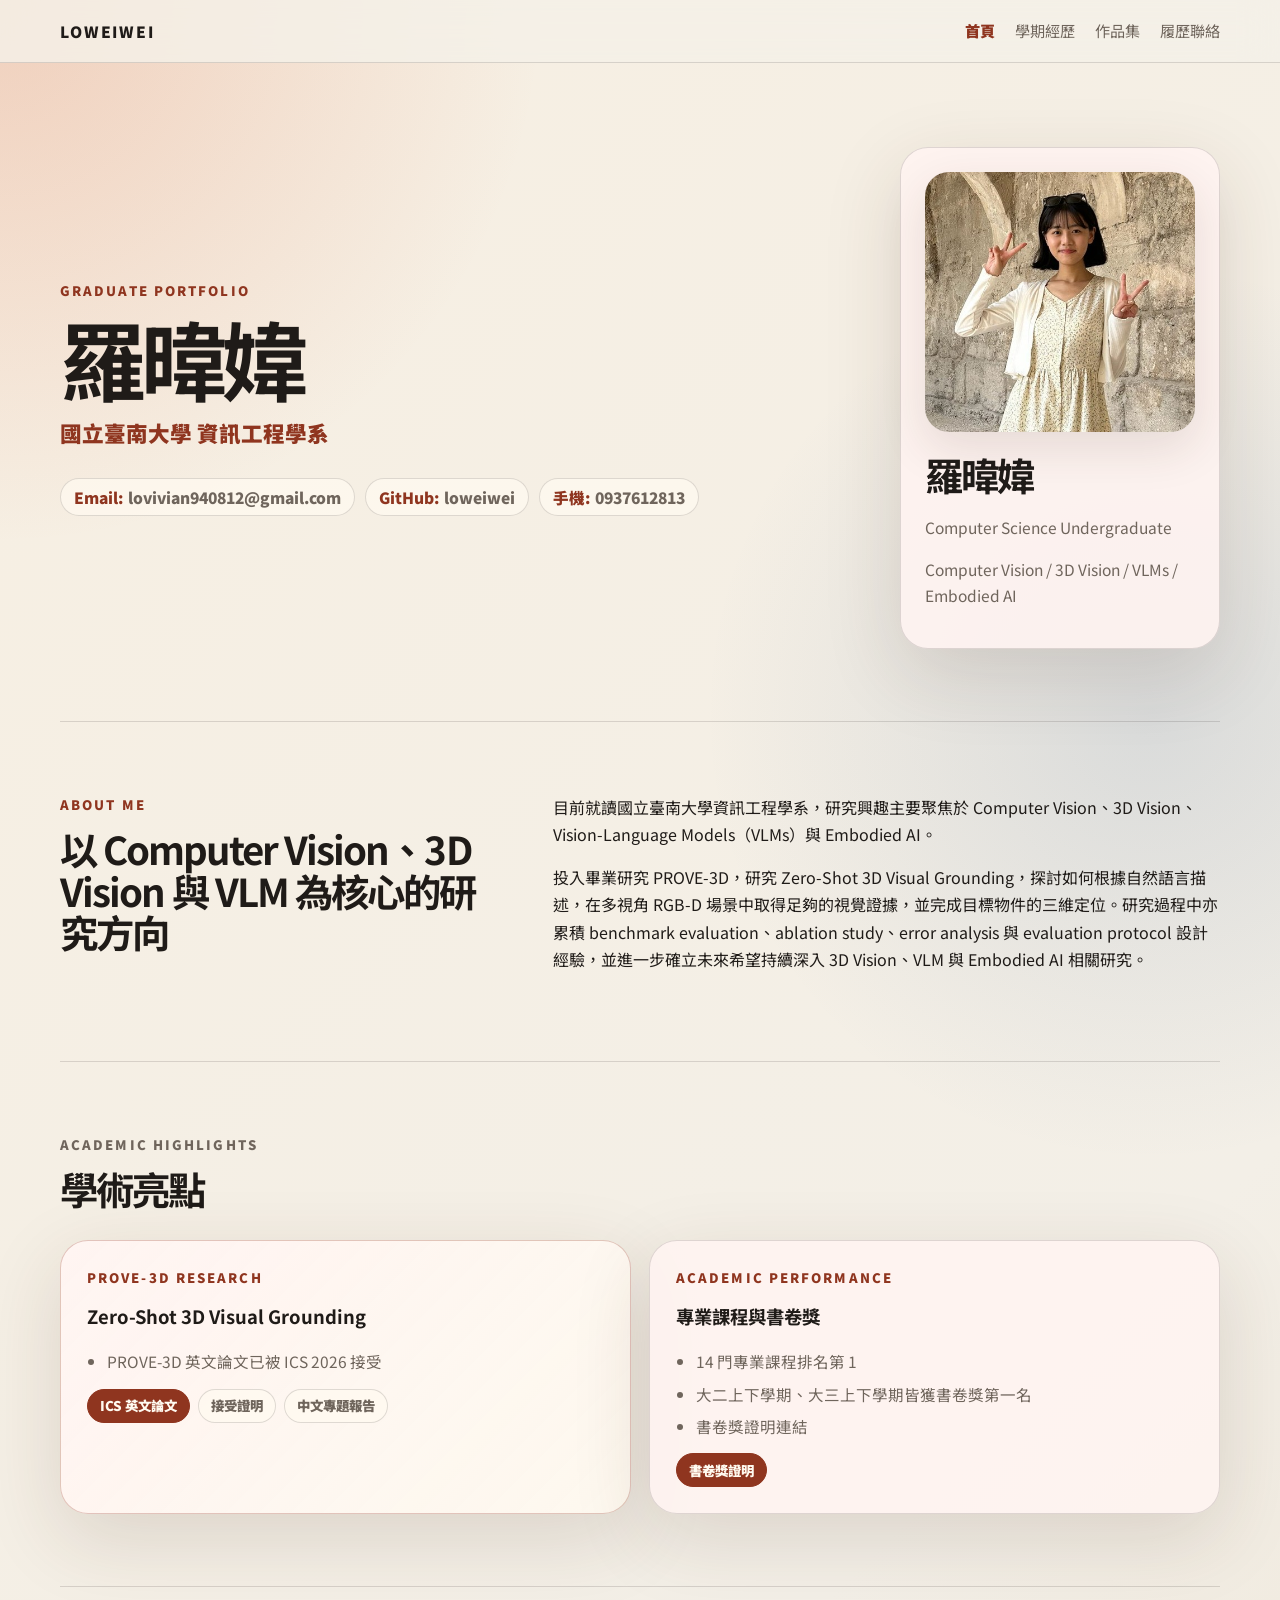
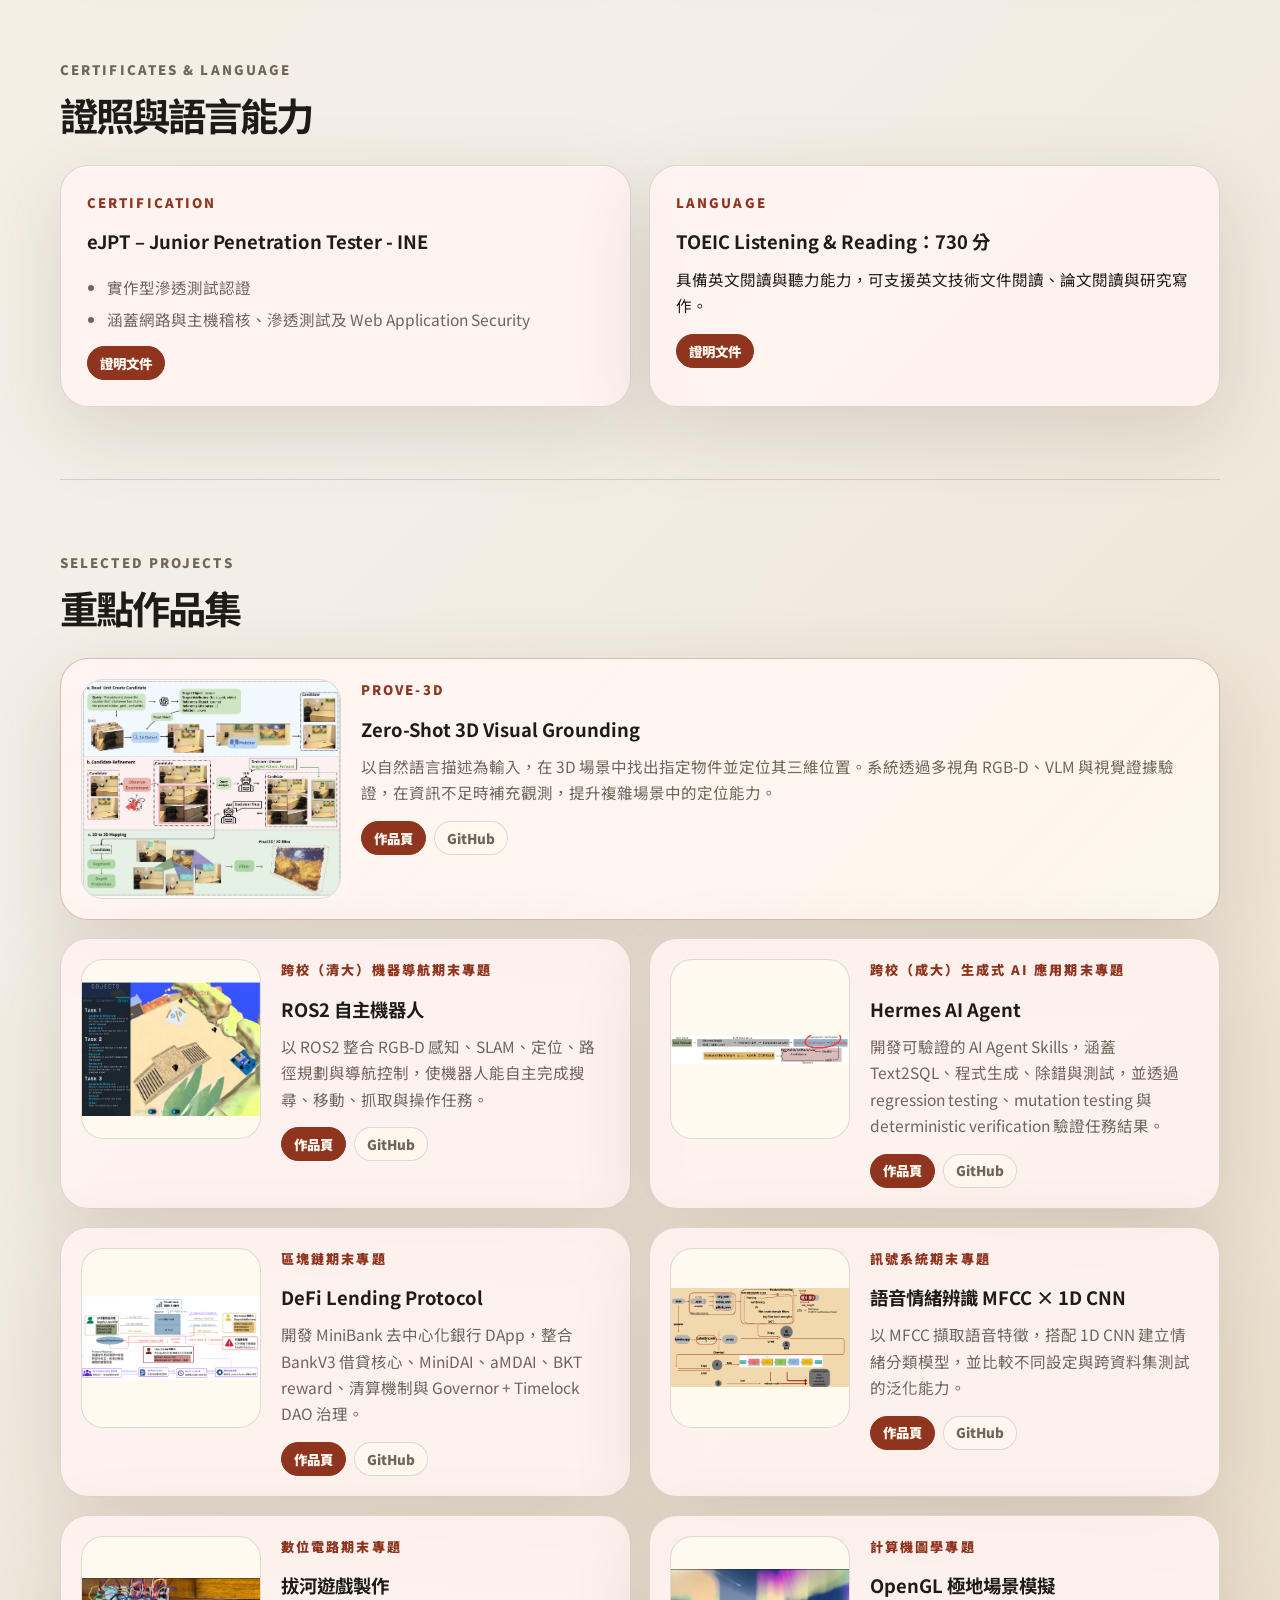
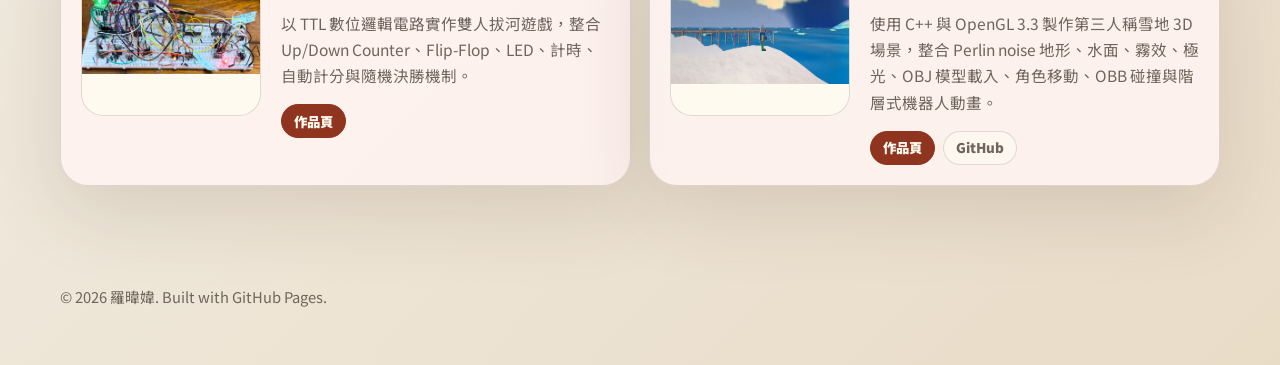
<file: index.html>
<!doctype html>
<html lang="zh-Hant">
  <head>
    <meta charset="utf-8">
    <meta name="viewport" content="width=device-width, initial-scale=1">
    <meta name="description" content="羅暐媁的研究所推甄個人作品集首頁，包含個人資料、研究方向、學術亮點、證照與重點作品。">
    <title>羅暐媁 | Portfolio & Research</title>
    <link rel="preconnect" href="https://fonts.googleapis.com">
    <link rel="preconnect" href="https://fonts.gstatic.com" crossorigin>
    <link href="https://fonts.googleapis.com/css2?family=Noto+Sans+TC:wght@400;500;700;900&display=swap" rel="stylesheet">
    <link rel="stylesheet" href="styles.css">
  </head>
  <body>
    <header class="site-header">
      <nav class="nav" aria-label="主要導覽">
        <a class="logo" href="index.html">LOWEIWEI</a>
        <div class="nav-links">
          <a class="active" href="index.html">首頁</a>
          <a href="journey.html">學期經歷</a>
          <a href="projects.html">作品集</a>
          <a href="resume.html">履歷聯絡</a>
        </div>
      </nav>
    </header>

    <main>
      <section class="section admission-hero">
        <div class="admission-copy">
          <p class="eyebrow">Graduate Portfolio</p>
          <h1>羅暐媁</h1>
          <p class="hero-lead">國立臺南大學 資訊工程學系</p>
          <div class="quick-contact" aria-label="個人基本資料">
            <a href="mailto:lovivian940812@gmail.com"><span>Email:</span> lovivian940812@gmail.com</a>
            <a href="https://github.com/loweiwei" target="_blank" rel="noreferrer"><span>GitHub:</span> loweiwei</a>
            <a href="tel:0937612813"><span>手機:</span> 0937612813</a>
          </div>
        </div>

        <aside class="photo-profile-card" aria-label="個人照片與基本資料">
          <img class="profile-photo" src="images/profile.jpg" alt="羅暐媁個人照片">
          <h2>羅暐媁</h2>
          <p>Computer Science Undergraduate</p>
          <p>Computer Vision / 3D Vision / VLMs / Embodied AI</p>
        </aside>
      </section>

      <section class="section split-section admission-section">
        <div>
          <p class="eyebrow">About Me</p>
          <h2>以 Computer Vision、3D Vision 與 VLM 為核心的研究方向</h2>
        </div>
        <div class="content-block">
          <p>
            目前就讀國立臺南大學資訊工程學系，研究興趣主要聚焦於 Computer Vision、3D Vision、Vision-Language Models（VLMs）與 Embodied AI。
          </p>
          <p>
            投入畢業研究 PROVE-3D，研究 Zero-Shot 3D Visual Grounding，探討如何根據自然語言描述，在多視角 RGB-D 場景中取得足夠的視覺證據，並完成目標物件的三維定位。研究過程中亦累積 benchmark evaluation、ablation study、error analysis 與 evaluation protocol 設計經驗，並進一步確立未來希望持續深入 3D Vision、VLM 與 Embodied AI 相關研究。
          </p>
        </div>
      </section>

      <section class="section admission-section">
        <div class="section-heading">
          <p class="eyebrow">Academic Highlights</p>
          <h2>學術亮點</h2>
        </div>
        <div class="admission-grid two-cards">
          <article class="admission-card feature-card">
            <p class="card-kicker">PROVE-3D Research</p>
            <h3>Zero-Shot 3D Visual Grounding</h3>
            <ul class="clean-list">
              <li>PROVE-3D 英文論文已被 ICS 2026 接受</li>
            </ul>
            <div class="journey-actions">
              <a href="https://drive.google.com/file/d/1ngfcwk6IAwryxdVHKvfLvtcqUB0fge4p/view?usp=drive_link" target="_blank" rel="noreferrer">ICS 英文論文</a>
              <a href="https://drive.google.com/file/d/1r3w7lw7tEpj3B6_B9auu1UQtM6UDOMd5/view?usp=drive_link" target="_blank" rel="noreferrer">接受證明</a>
              <a href="https://drive.google.com/file/d/12PVFTL0T2lt_DgyWR_xtEayBKu8zF0x8/view" target="_blank" rel="noreferrer">中文專題報告</a>
            </div>
          </article>

          <article class="admission-card">
            <p class="card-kicker">Academic Performance</p>
            <h3>專業課程與書卷獎</h3>
            <ul class="clean-list">
              <li>14 門專業課程排名第 1</li>
              <li>大二上下學期、大三上下學期皆獲書卷獎第一名</li>
              <li>書卷獎證明連結</li>
            </ul>
            <div class="journey-actions">
              <a href="https://drive.google.com/file/d/1cZmKbuZDf0P2iTU3nafhmW_RfM-SxuOn/view?usp=sharing" target="_blank" rel="noreferrer">書卷獎證明</a>
            </div>
          </article>
        </div>
      </section>

      <section class="section admission-section">
        <div class="section-heading">
          <p class="eyebrow">Certificates & Language</p>
          <h2>證照與語言能力</h2>
        </div>
        <div class="admission-grid two-cards">
          <article class="admission-card">
            <p class="card-kicker">Certification</p>
            <h3>eJPT – Junior Penetration Tester - INE</h3>
            <ul class="clean-list">
              <li>實作型滲透測試認證</li>
              <li>涵蓋網路與主機稽核、滲透測試及 Web Application Security</li>
            </ul>
            <div class="journey-actions">
              <a href="https://drive.google.com/file/d/1Q-gY2sQtX0RCHmVsLdS1WezNg0jgvBh9/view?usp=sharing" target="_blank" rel="noreferrer">證明文件</a>
            </div>
          </article>

          <article class="admission-card">
            <p class="card-kicker">Language</p>
            <h3>TOEIC Listening & Reading：730 分</h3>
            <p>具備英文閱讀與聽力能力，可支援英文技術文件閱讀、論文閱讀與研究寫作。</p>
            <div class="journey-actions">
              <a href="https://drive.google.com/file/d/127idvWswkLypsQ53KaKprMETlPglJ0ru/view?usp=sharing" target="_blank" rel="noreferrer">證明文件</a>
            </div>
          </article>
        </div>
      </section>

      <section class="section admission-section">
        <div class="section-heading">
          <p class="eyebrow">Selected Projects</p>
          <h2>重點作品集</h2>
        </div>

        <div class="selected-projects-grid">
          <article class="selected-project-card primary-project">
            <img class="project-preview-image" src="images/prove3d-pipeline.png" alt="PROVE-3D pipeline 圖">
            <div>
              <p class="project-type">PROVE-3D</p>
              <h3>Zero-Shot 3D Visual Grounding</h3>
              <p>以自然語言描述為輸入，在 3D 場景中找出指定物件並定位其三維位置。系統透過多視角 RGB-D、VLM 與視覺證據驗證，在資訊不足時補充觀測，提升複雜場景中的定位能力。</p>
              <div class="journey-actions">
                <a href="project-prove3d.html">作品頁</a>
                <a href="https://github.com/Min-FangChuang/PROVE-3D" target="_blank" rel="noreferrer">GitHub</a>
              </div>
            </div>
          </article>

          <article class="selected-project-card">
            <img class="project-preview-image" src="images/POS2/hero.png" alt="ROS2 自主機器人專題畫面">
            <div>
              <p class="project-type">跨校（清大）機器導航期末專題</p>
              <h3>ROS2 自主機器人</h3>
              <p>以 ROS2 整合 RGB-D 感知、SLAM、定位、路徑規劃與導航控制，使機器人能自主完成搜尋、移動、抓取與操作任務。</p>
              <div class="journey-actions">
                <a href="project-ros.html">作品頁</a>
                <a href="https://github.com/loweiwei/pros_portfolio" target="_blank" rel="noreferrer">GitHub</a>
              </div>
            </div>
          </article>

          <article class="selected-project-card">
            <img class="project-preview-image" src="images/HERMES/HERMES.png" alt="Hermes AI Agent overall pipeline">
            <div>
              <p class="project-type">跨校（成大）生成式 AI 應用期末專題</p>
              <h3>Hermes AI Agent</h3>
              <p>開發可驗證的 AI Agent Skills，涵蓋 Text2SQL、程式生成、除錯與測試，並透過 regression testing、mutation testing 與 deterministic verification 驗證任務結果。</p>
              <div class="journey-actions">
                <a href="project-hermes.html">作品頁</a>
                <a href="https://github.com/loweiwei/aiase-llm-agent-verification" target="_blank" rel="noreferrer">GitHub</a>
              </div>
            </div>
          </article>

          <article class="selected-project-card">
            <img class="project-preview-image" src="images/DEFI/DEFI_PIPLINE.png" alt="MiniBank DeFi Lending Protocol 系統架構圖">
            <div>
              <p class="project-type">區塊鏈期末專題</p>
              <h3>DeFi Lending Protocol</h3>
              <p>開發 MiniBank 去中心化銀行 DApp，整合 BankV3 借貸核心、MiniDAI、aMDAI、BKT reward、清算機制與 Governor + Timelock DAO 治理。</p>
              <div class="journey-actions">
                <a href="project-defi.html">作品頁</a>
                <a href="https://github.com/loweiwei/decentralized-bank-dapp" target="_blank" rel="noreferrer">GitHub</a>
              </div>
            </div>
          </article>

          <article class="selected-project-card">
            <img class="project-preview-image" src="images/SER/SER_PIPLINE.png" alt="語音情緒辨識 MFCC 與 1D CNN pipeline">
            <div>
              <p class="project-type">訊號系統期末專題</p>
              <h3>語音情緒辨識 MFCC × 1D CNN</h3>
              <p>以 MFCC 擷取語音特徵，搭配 1D CNN 建立情緒分類模型，並比較不同設定與跨資料集測試的泛化能力。</p>
              <div class="journey-actions">
                <a href="project-ser.html">作品頁</a>
                <a href="https://github.com/loweiwei/ser-1d-cnn-mfcc" target="_blank" rel="noreferrer">GitHub</a>
              </div>
            </div>
          </article>

          <article class="selected-project-card">
            <img class="project-preview-image" src="images/CIRCUIT/breadboard.png" alt="數位電路拔河遊戲 Breadboard 實體照片">
            <div>
              <p class="project-type">數位電路期末專題</p>
              <h3>拔河遊戲製作</h3>
              <p>以 TTL 數位邏輯電路實作雙人拔河遊戲，整合 Up/Down Counter、Flip-Flop、LED、計時、自動計分與隨機決勝機制。</p>
              <div class="journey-actions">
                <a href="project-digital-tug.html">作品頁</a>
              </div>
            </div>
          </article>

          <article class="selected-project-card">
            <img class="project-preview-image" src="images/opengl_game/opengl.png" alt="OpenGL 極地場景模擬封面截圖">
            <div>
              <p class="project-type">計算機圖學專題</p>
              <h3>OpenGL 極地場景模擬</h3>
              <p>使用 C++ 與 OpenGL 3.3 製作第三人稱雪地 3D 場景，整合 Perlin noise 地形、水面、霧效、極光、OBJ 模型載入、角色移動、OBB 碰撞與階層式機器人動畫。</p>
              <div class="journey-actions">
                <a href="project-opengl.html">作品頁</a>
                <a href="https://github.com/loweiwei/OpenGL_Game" target="_blank" rel="noreferrer">GitHub</a>
              </div>
            </div>
          </article>
        </div>
      </section>
    </main>

    <footer class="footer">
      <p>© 2026 羅暐媁. Built with GitHub Pages.</p>
    </footer>
  </body>
</html>
</file>
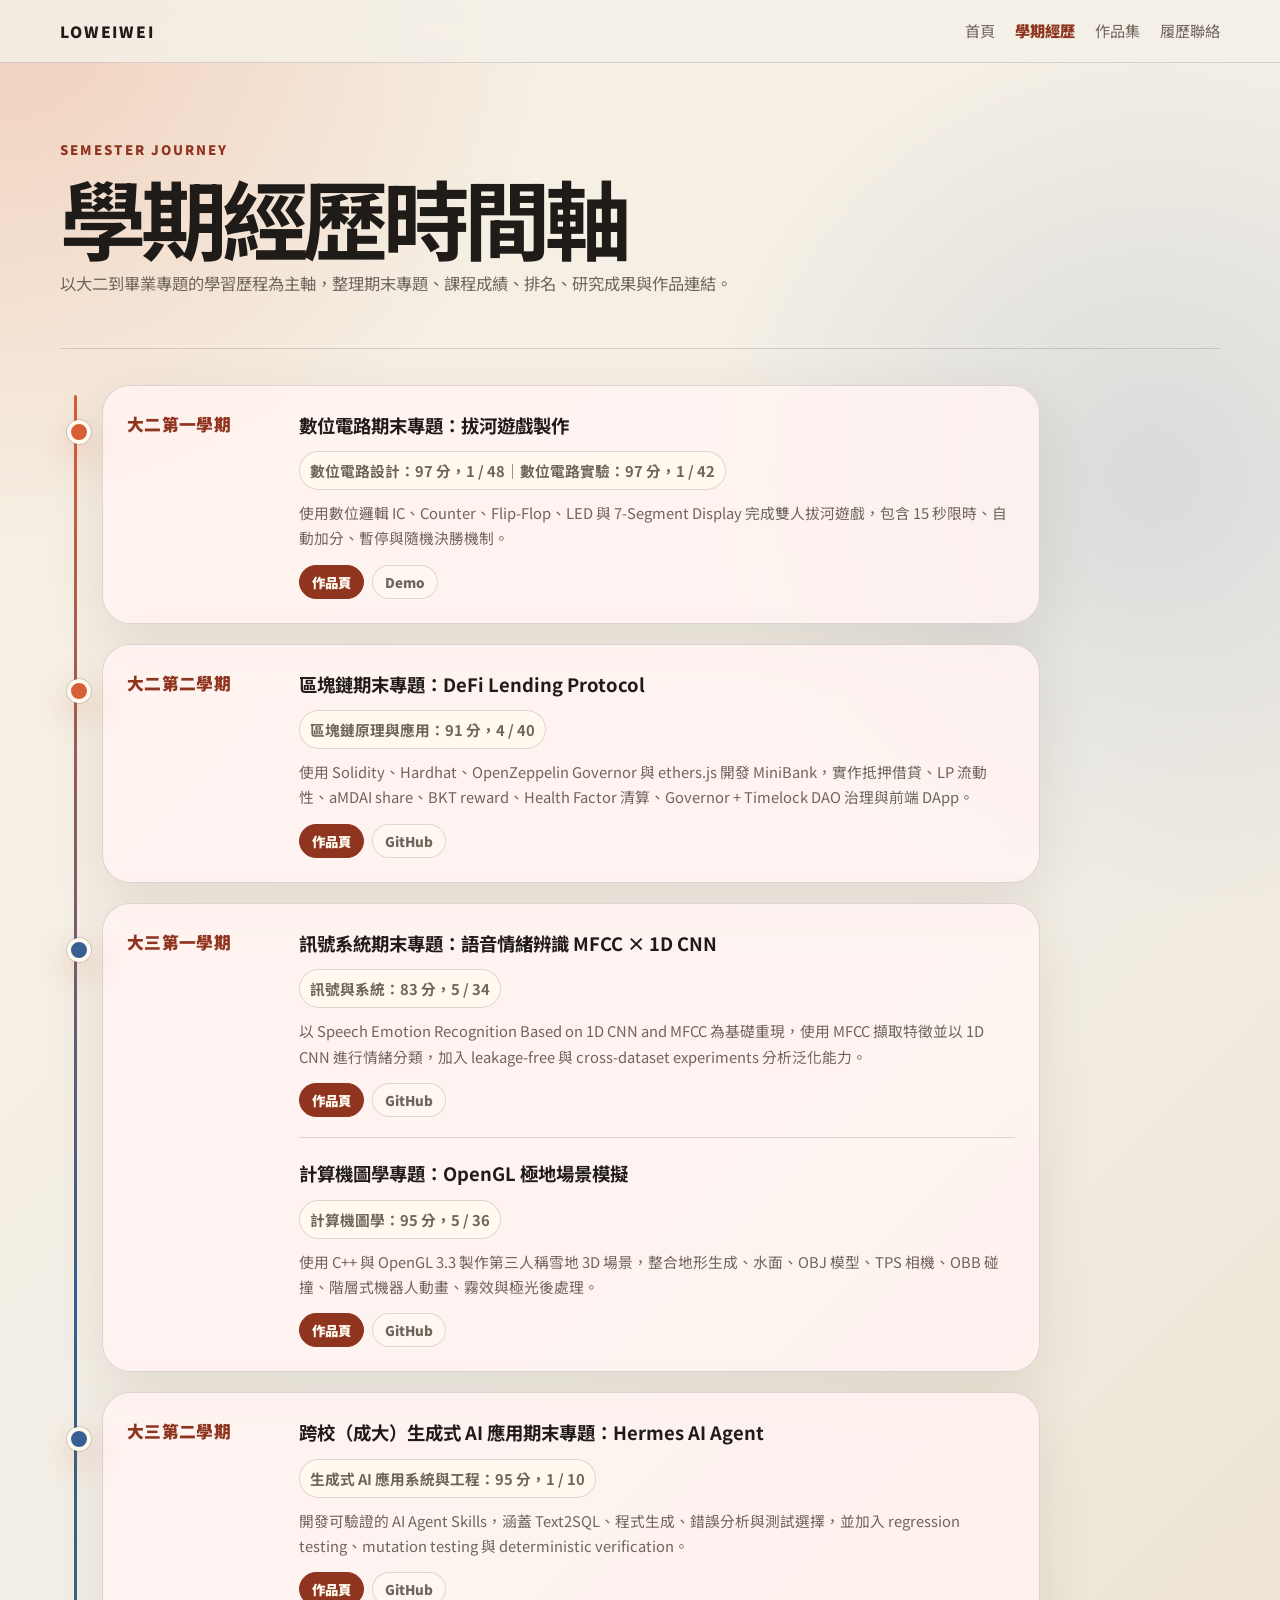
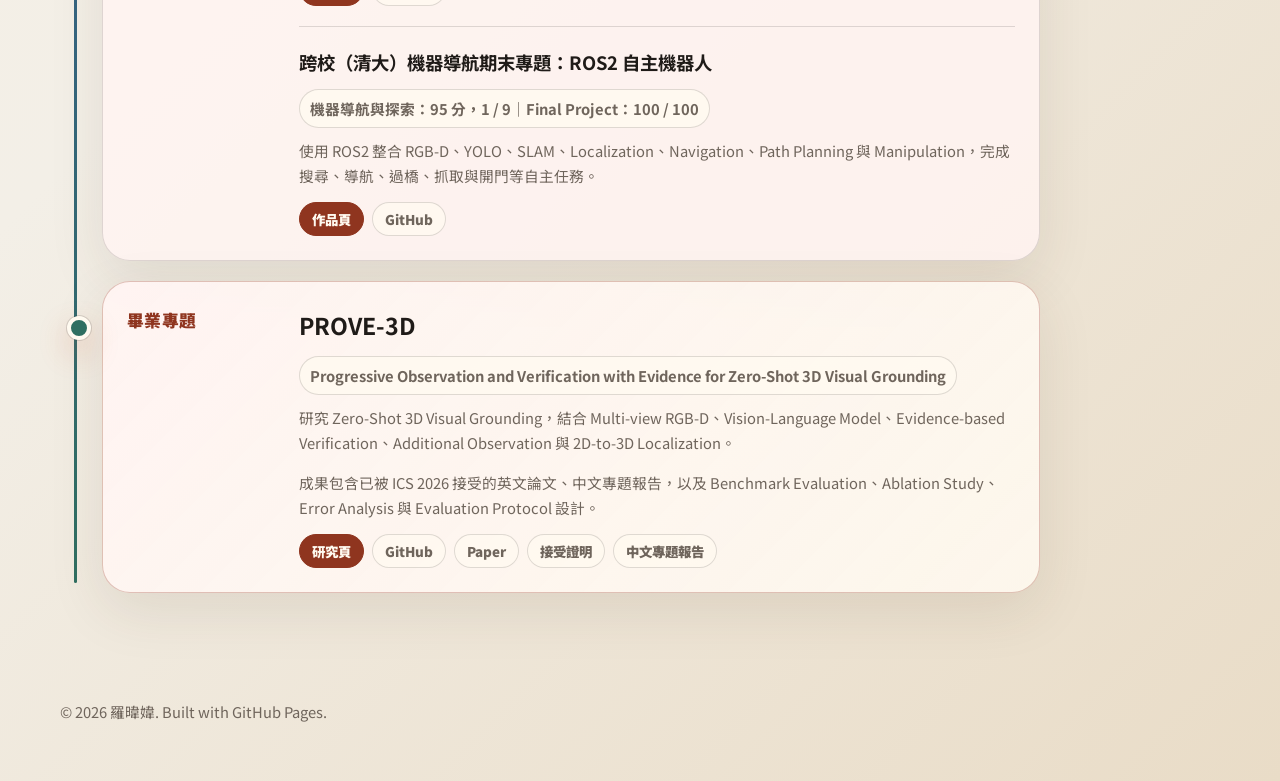
<file: journey.html>
<!doctype html>
<html lang="zh-Hant">
  <head>
    <meta charset="utf-8">
    <meta name="viewport" content="width=device-width, initial-scale=1">
    <meta name="description" content="羅暐媁 112-1 到 114-2 的學期經歷時間軸。">
    <title>學期經歷 | 羅暐媁</title>
    <link rel="preconnect" href="https://fonts.googleapis.com">
    <link rel="preconnect" href="https://fonts.gstatic.com" crossorigin>
    <link href="https://fonts.googleapis.com/css2?family=Noto+Sans+TC:wght@400;500;700;900&display=swap" rel="stylesheet">
    <link rel="stylesheet" href="styles.css">
  </head>
  <body>
    <header class="site-header">
      <nav class="nav" aria-label="主要導覽">
        <a class="logo" href="index.html">LOWEIWEI</a>
        <div class="nav-links">
          <a href="index.html">首頁</a>
          <a class="active" href="journey.html">學期經歷</a>
          <a href="projects.html">作品集</a>
          <a href="resume.html">履歷聯絡</a>
        </div>
      </nav>
    </header>

    <main>
      <section class="section page-hero">
        <p class="eyebrow">Semester Journey</p>
        <h1>學期經歷時間軸</h1>
        <p class="hero-text">
          以大二到畢業專題的學習歷程為主軸，整理期末專題、課程成績、排名、研究成果與作品連結。
        </p>
      </section>

      <section class="section journey-section page-section">
        <div class="semester-track curated-timeline" aria-label="專題與學習歷程時間軸">
          <article class="semester-card journey-card">
            <p class="semester-term">大二第一學期</p>
            <div class="journey-content">
              <h3>數位電路期末專題：拔河遊戲製作</h3>
              <p class="semester-result">數位電路設計：97 分，1 / 48｜數位電路實驗：97 分，1 / 42</p>
              <p>使用數位邏輯 IC、Counter、Flip-Flop、LED 與 7-Segment Display 完成雙人拔河遊戲，包含 15 秒限時、自動加分、暫停與隨機決勝機制。</p>
              <div class="journey-actions">
                <a href="project-digital-tug.html">作品頁</a>
                <a href="https://youtu.be/CQc4FMj3tbs?si=kOUZAQI_UqvlSvYY" target="_blank" rel="noreferrer">Demo</a>
              </div>
            </div>
          </article>

          <article class="semester-card journey-card">
            <p class="semester-term">大二第二學期</p>
            <div class="journey-content">
              <h3>區塊鏈期末專題：DeFi Lending Protocol</h3>
              <p class="semester-result">區塊鏈原理與應用：91 分，4 / 40</p>
              <p>使用 Solidity、Hardhat、OpenZeppelin Governor 與 ethers.js 開發 MiniBank，實作抵押借貸、LP 流動性、aMDAI share、BKT reward、Health Factor 清算、Governor + Timelock DAO 治理與前端 DApp。</p>
              <div class="journey-actions">
                <a href="project-defi.html">作品頁</a>
                <a href="https://github.com/loweiwei/decentralized-bank-dapp" target="_blank" rel="noreferrer">GitHub</a>
              </div>
            </div>
          </article>

          <article class="semester-card journey-card">
            <p class="semester-term">大三第一學期</p>
            <div class="journey-content">
              <div class="journey-project">
                <h3>訊號系統期末專題：語音情緒辨識 MFCC × 1D CNN</h3>
                <p class="semester-result">訊號與系統：83 分，5 / 34</p>
                <p>以 Speech Emotion Recognition Based on 1D CNN and MFCC 為基礎重現，使用 MFCC 擷取特徵並以 1D CNN 進行情緒分類，加入 leakage-free 與 cross-dataset experiments 分析泛化能力。</p>
                <div class="journey-actions">
                  <a href="project-ser.html">作品頁</a>
                  <a href="https://github.com/loweiwei/ser-1d-cnn-mfcc" target="_blank" rel="noreferrer">GitHub</a>
                </div>
              </div>

              <div class="journey-project">
                <h3>計算機圖學專題：OpenGL 極地場景模擬</h3>
                <p class="semester-result">計算機圖學：95 分，5 / 36</p>
                <p>使用 C++ 與 OpenGL 3.3 製作第三人稱雪地 3D 場景，整合地形生成、水面、OBJ 模型、TPS 相機、OBB 碰撞、階層式機器人動畫、霧效與極光後處理。</p>
                <div class="journey-actions">
                  <a href="project-opengl.html">作品頁</a>
                  <a href="https://github.com/loweiwei/OpenGL_Game" target="_blank" rel="noreferrer">GitHub</a>
                </div>
              </div>
            </div>
          </article>

          <article class="semester-card journey-card">
            <p class="semester-term">大三第二學期</p>
            <div class="journey-content">
              <div class="journey-project">
                <h3>跨校（成大）生成式 AI 應用期末專題：Hermes AI Agent</h3>
                <p class="semester-result">生成式 AI 應用系統與工程：95 分，1 / 10</p>
                <p>開發可驗證的 AI Agent Skills，涵蓋 Text2SQL、程式生成、錯誤分析與測試選擇，並加入 regression testing、mutation testing 與 deterministic verification。</p>
                <div class="journey-actions">
                  <a href="project-hermes.html">作品頁</a>
                  <a href="https://github.com/loweiwei/aiase-llm-agent-verification" target="_blank" rel="noreferrer">GitHub</a>
                </div>
              </div>

              <div class="journey-project">
                <h3>跨校（清大）機器導航期末專題：ROS2 自主機器人</h3>
                <p class="semester-result">機器導航與探索：95 分，1 / 9｜Final Project：100 / 100</p>
                <p>使用 ROS2 整合 RGB-D、YOLO、SLAM、Localization、Navigation、Path Planning 與 Manipulation，完成搜尋、導航、過橋、抓取與開門等自主任務。</p>
                <div class="journey-actions">
                  <a href="project-ros.html">作品頁</a>
                  <a href="https://github.com/loweiwei/pros_portfolio" target="_blank" rel="noreferrer">GitHub</a>
                </div>
              </div>
            </div>
          </article>

          <article class="semester-card journey-card featured-journey">
            <p class="semester-term">畢業專題</p>
            <div class="journey-content">
              <h3>PROVE-3D</h3>
              <p class="semester-result">Progressive Observation and Verification with Evidence for Zero-Shot 3D Visual Grounding</p>
              <p>研究 Zero-Shot 3D Visual Grounding，結合 Multi-view RGB-D、Vision-Language Model、Evidence-based Verification、Additional Observation 與 2D-to-3D Localization。</p>
              <p>成果包含已被 ICS 2026 接受的英文論文、中文專題報告，以及 Benchmark Evaluation、Ablation Study、Error Analysis 與 Evaluation Protocol 設計。</p>
              <div class="journey-actions">
                <a href="project-prove3d.html">研究頁</a>
                <a href="https://github.com/Min-FangChuang/PROVE-3D" target="_blank" rel="noreferrer">GitHub</a>
                <a href="https://drive.google.com/file/d/1ngfcwk6IAwryxdVHKvfLvtcqUB0fge4p/view?usp=drive_link" target="_blank" rel="noreferrer">Paper</a>
                <a href="https://drive.google.com/file/d/1r3w7lw7tEpj3B6_B9auu1UQtM6UDOMd5/view?usp=drive_link" target="_blank" rel="noreferrer">接受證明</a>
                <a href="https://drive.google.com/file/d/12PVFTL0T2lt_DgyWR_xtEayBKu8zF0x8/view" target="_blank" rel="noreferrer">中文專題報告</a>
              </div>
            </div>
          </article>
        </div>
      </section>
    </main>

    <footer class="footer">
      <p>© 2026 羅暐媁. Built with GitHub Pages.</p>
    </footer>
  </body>
</html>
</file>
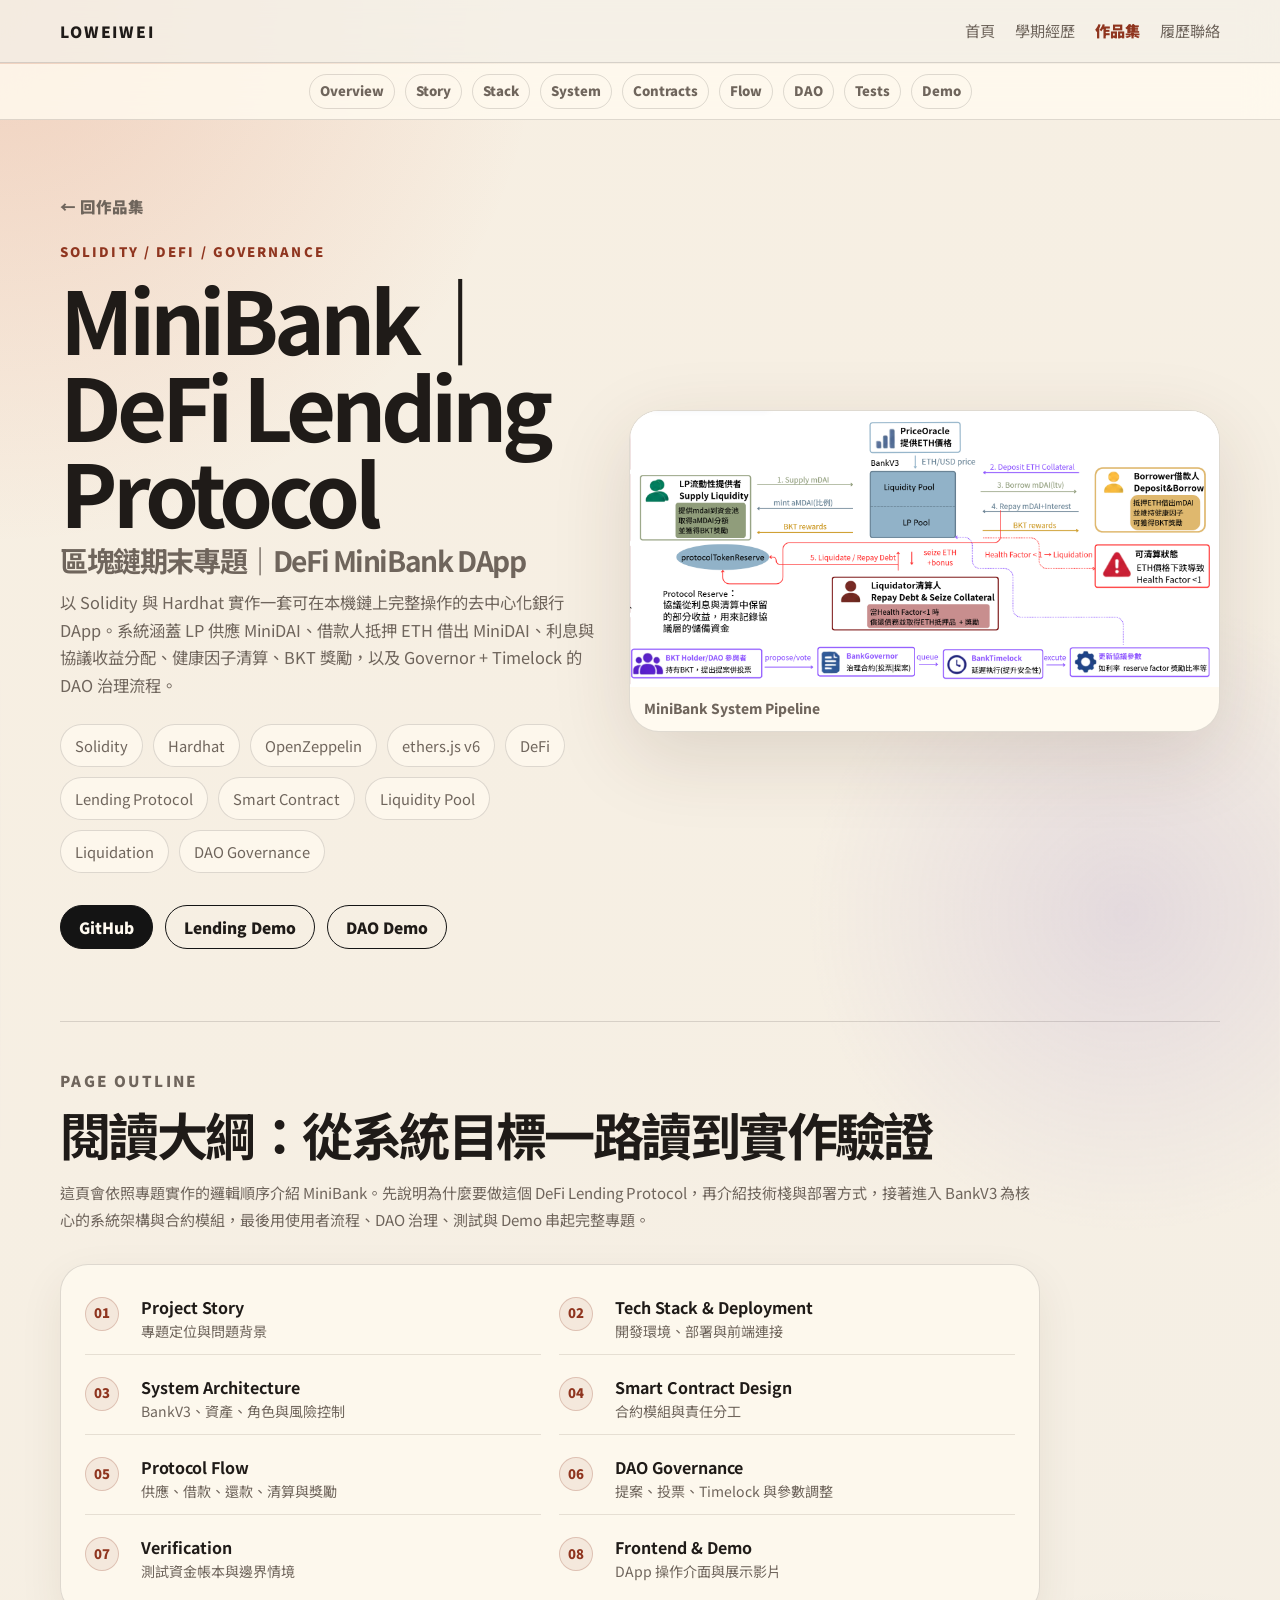
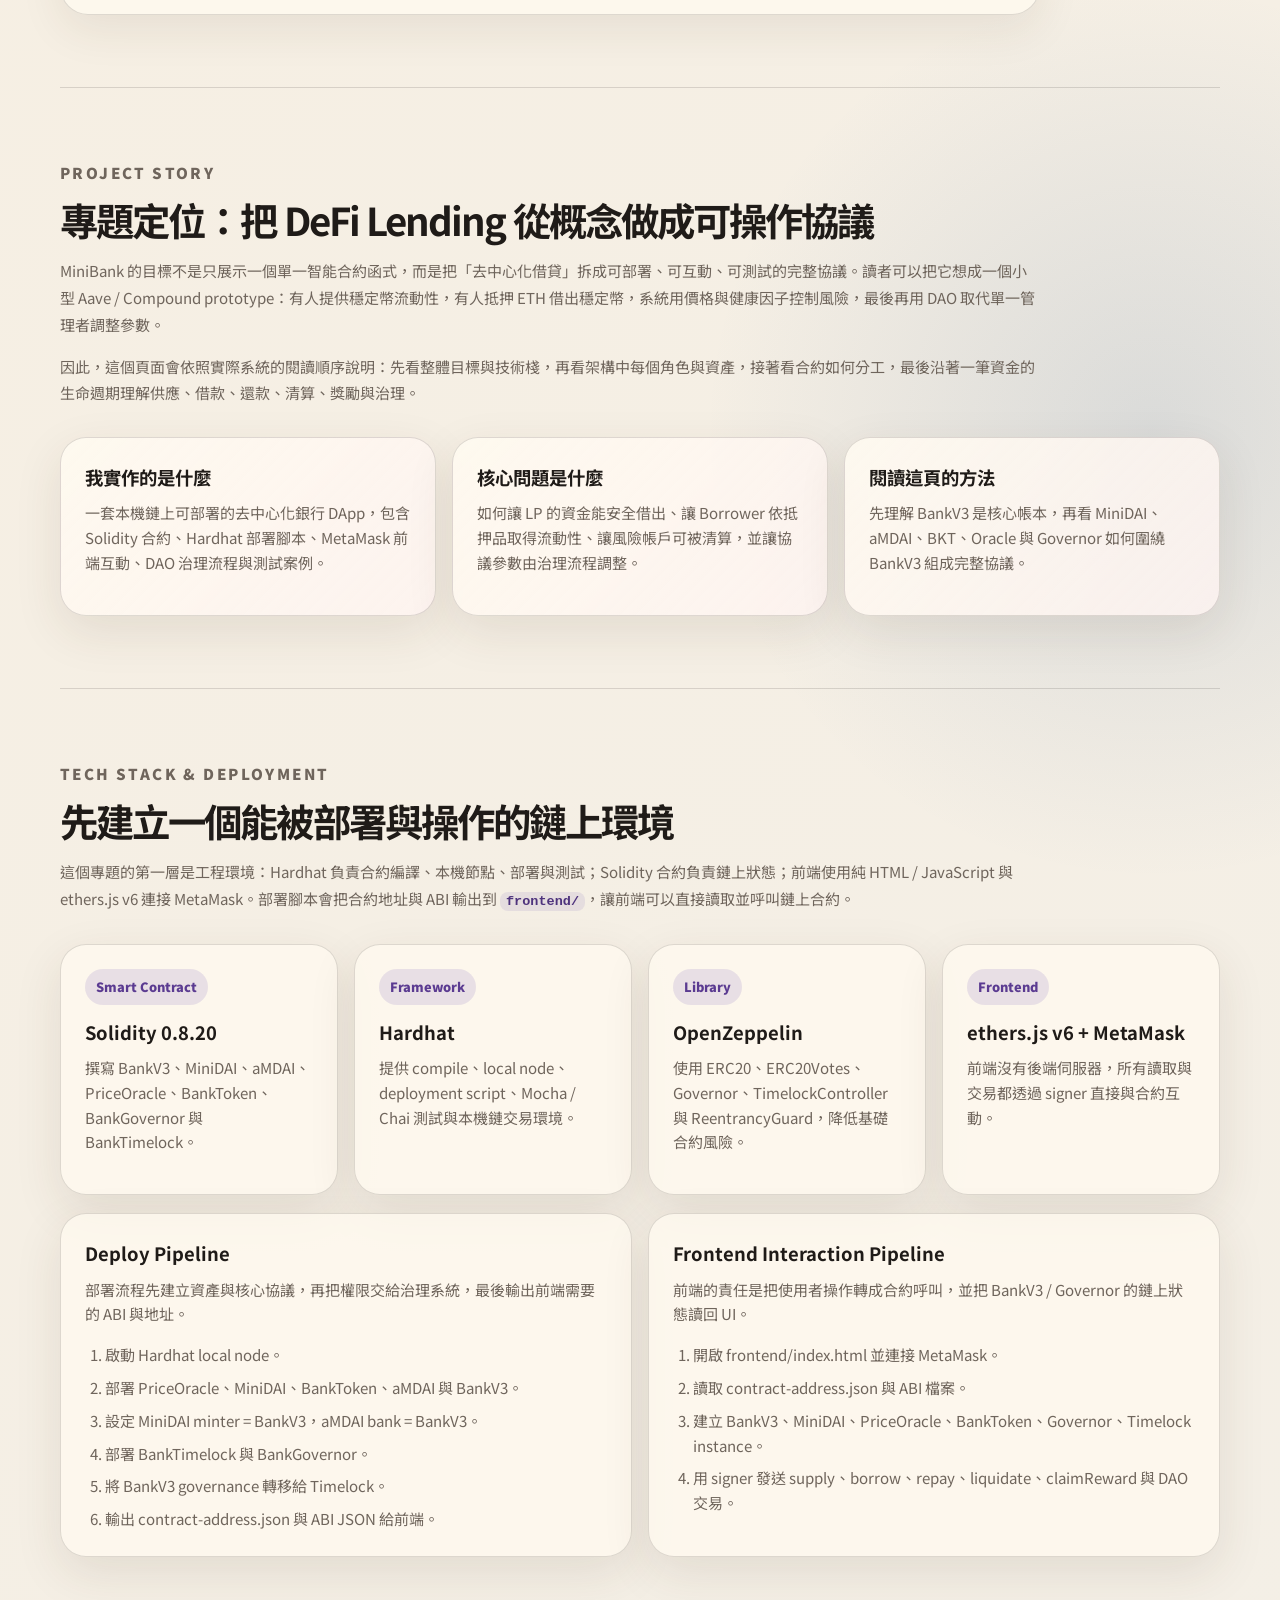
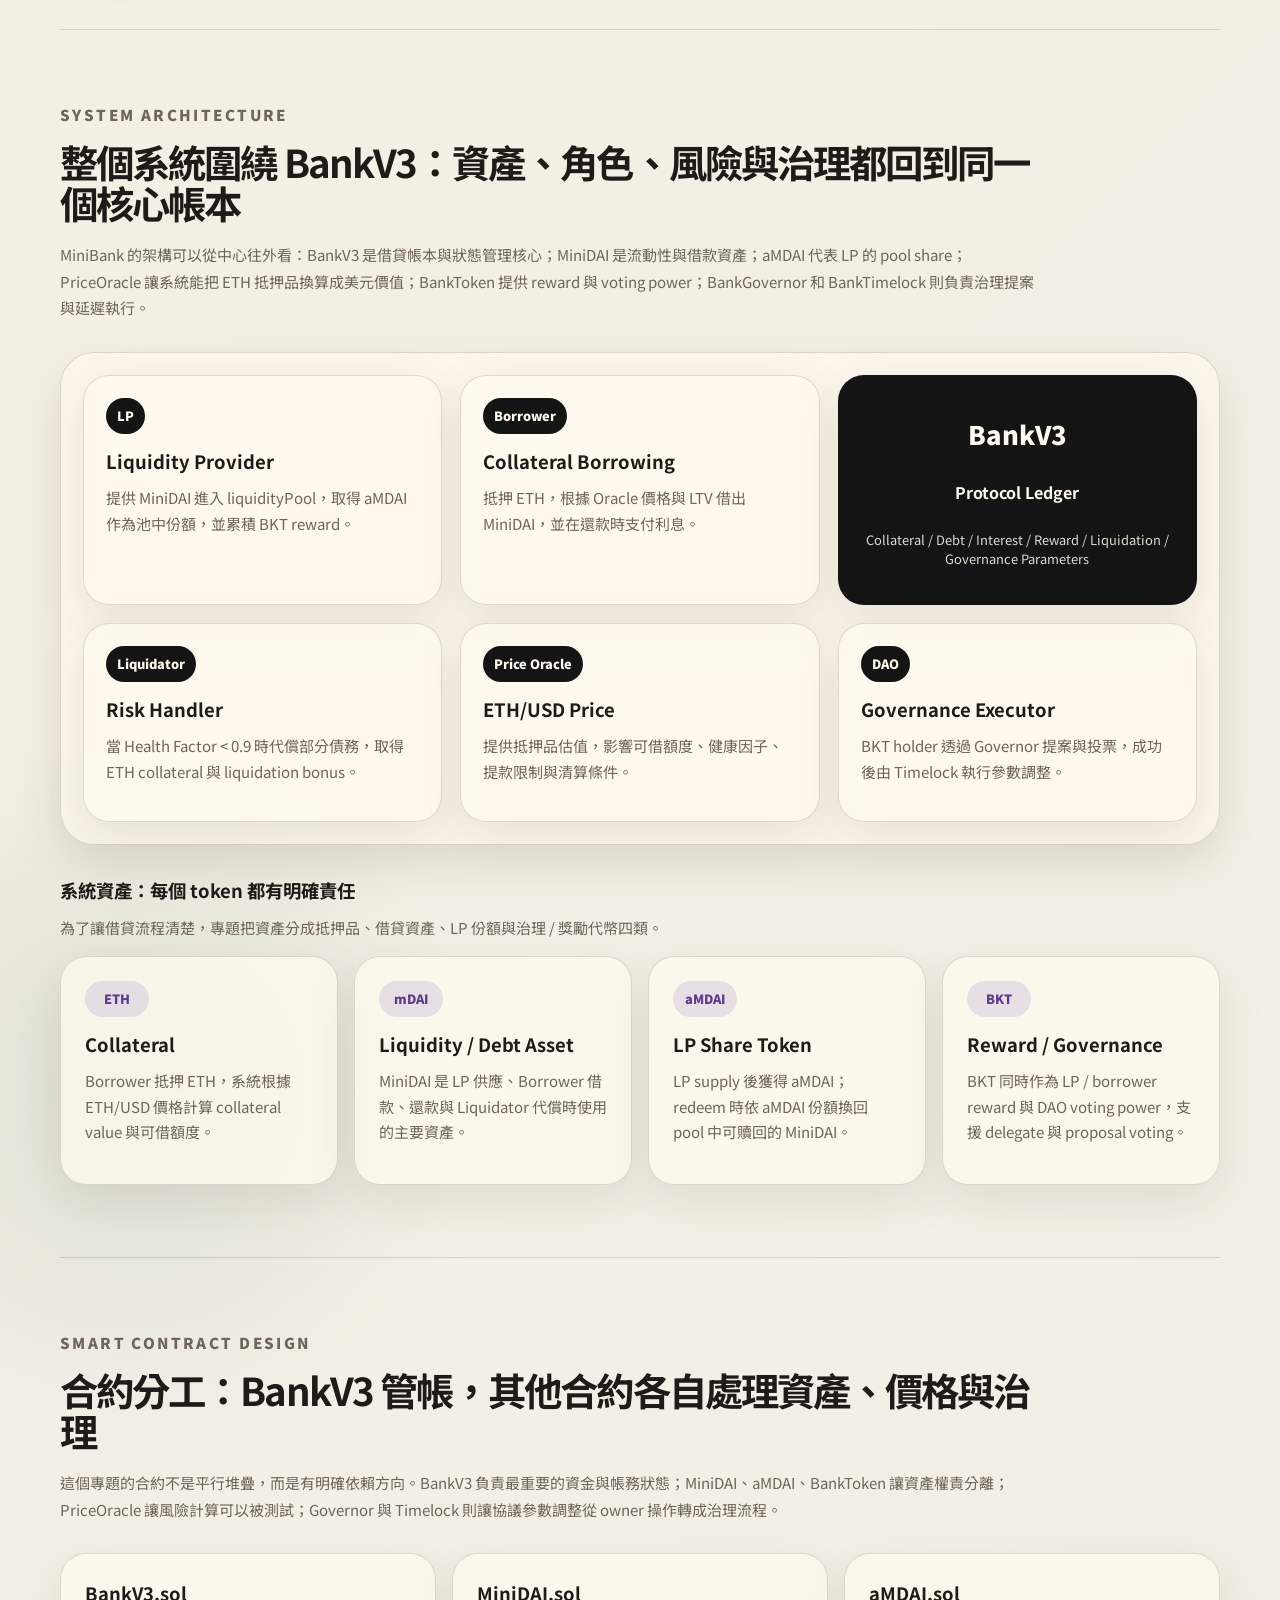
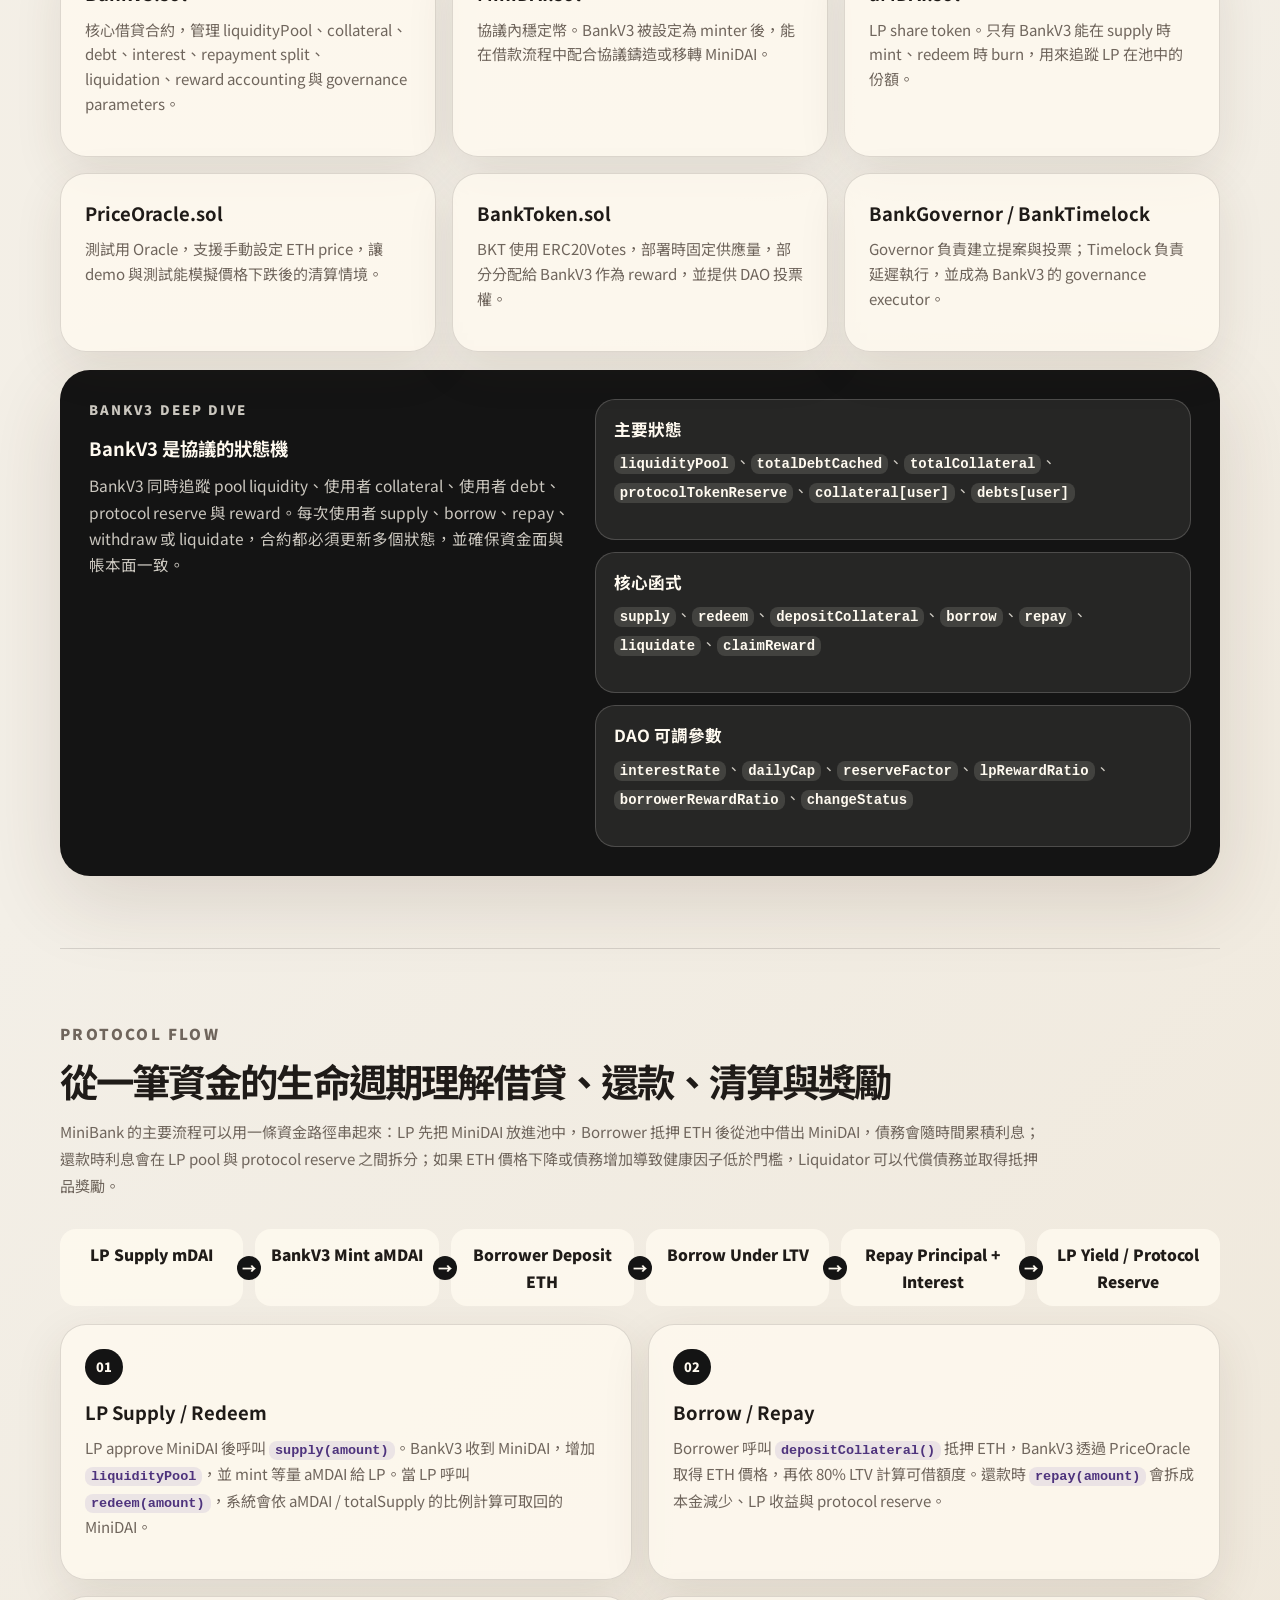
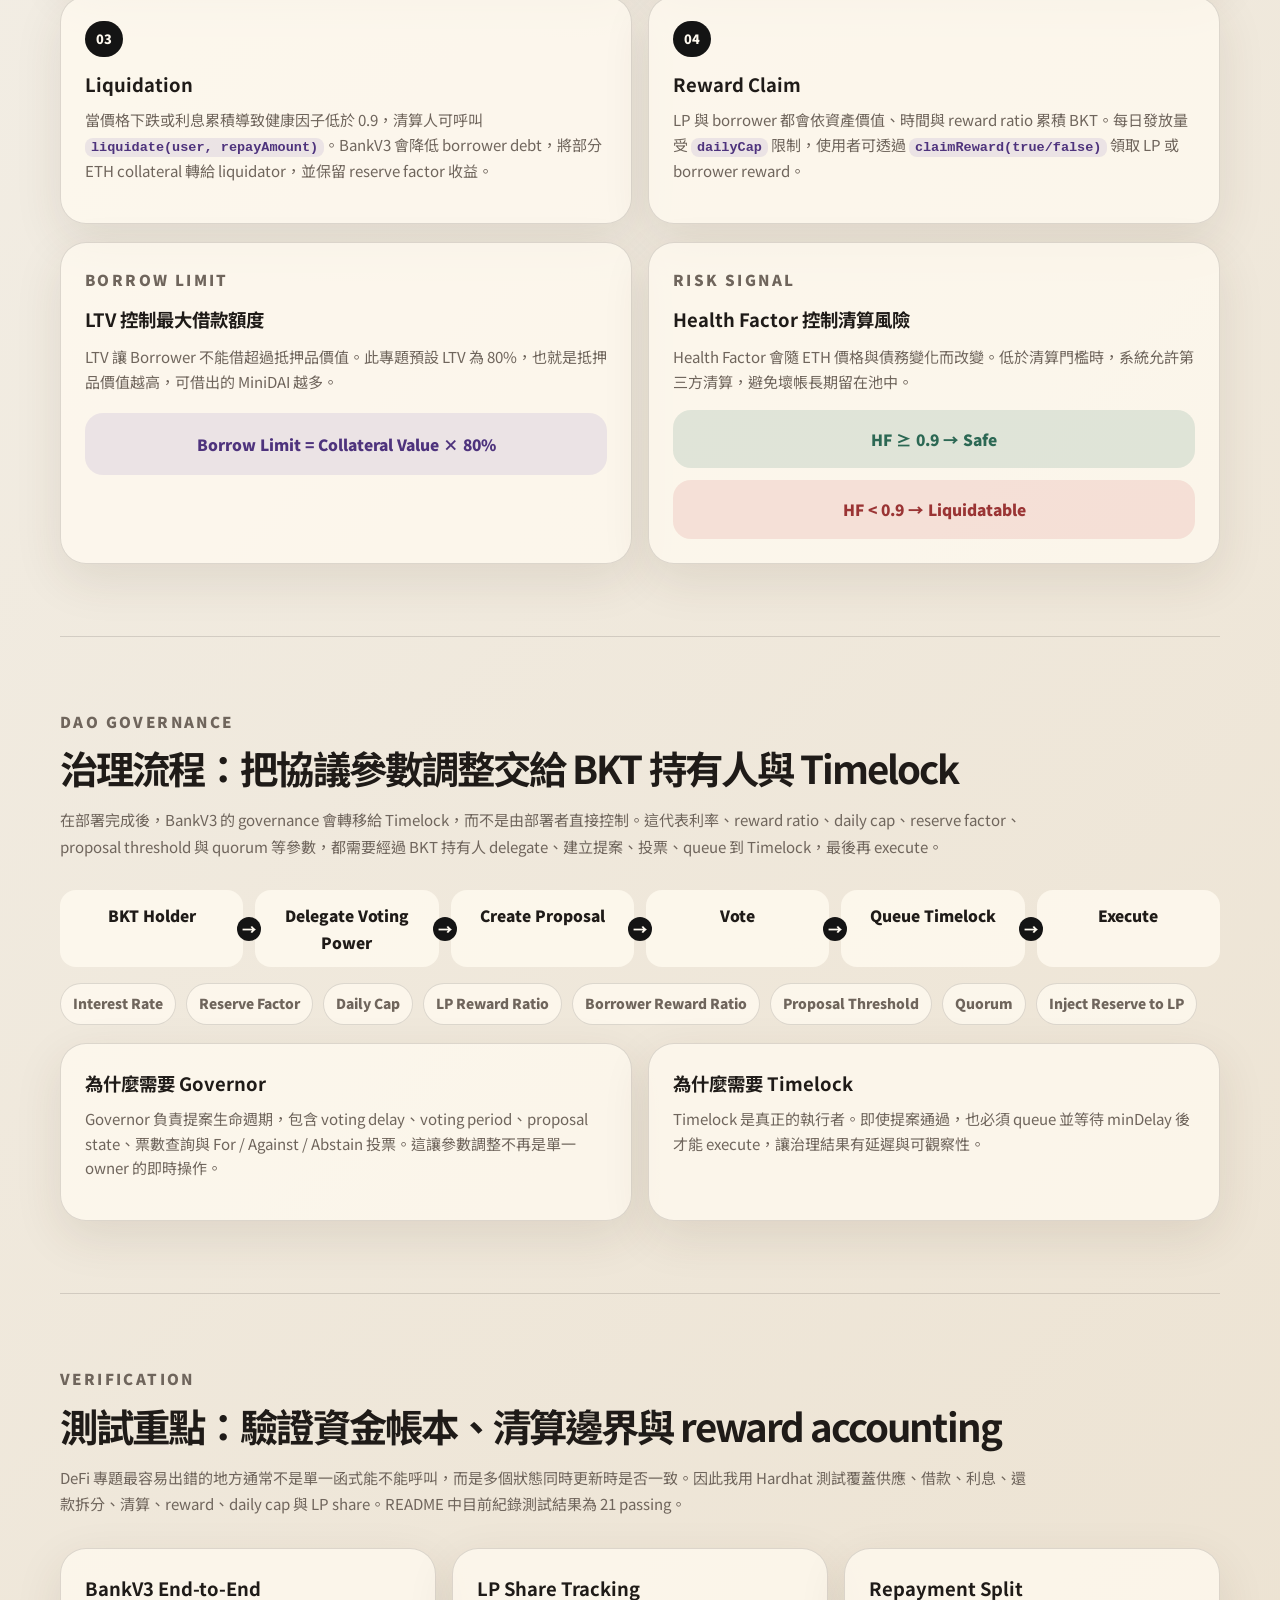
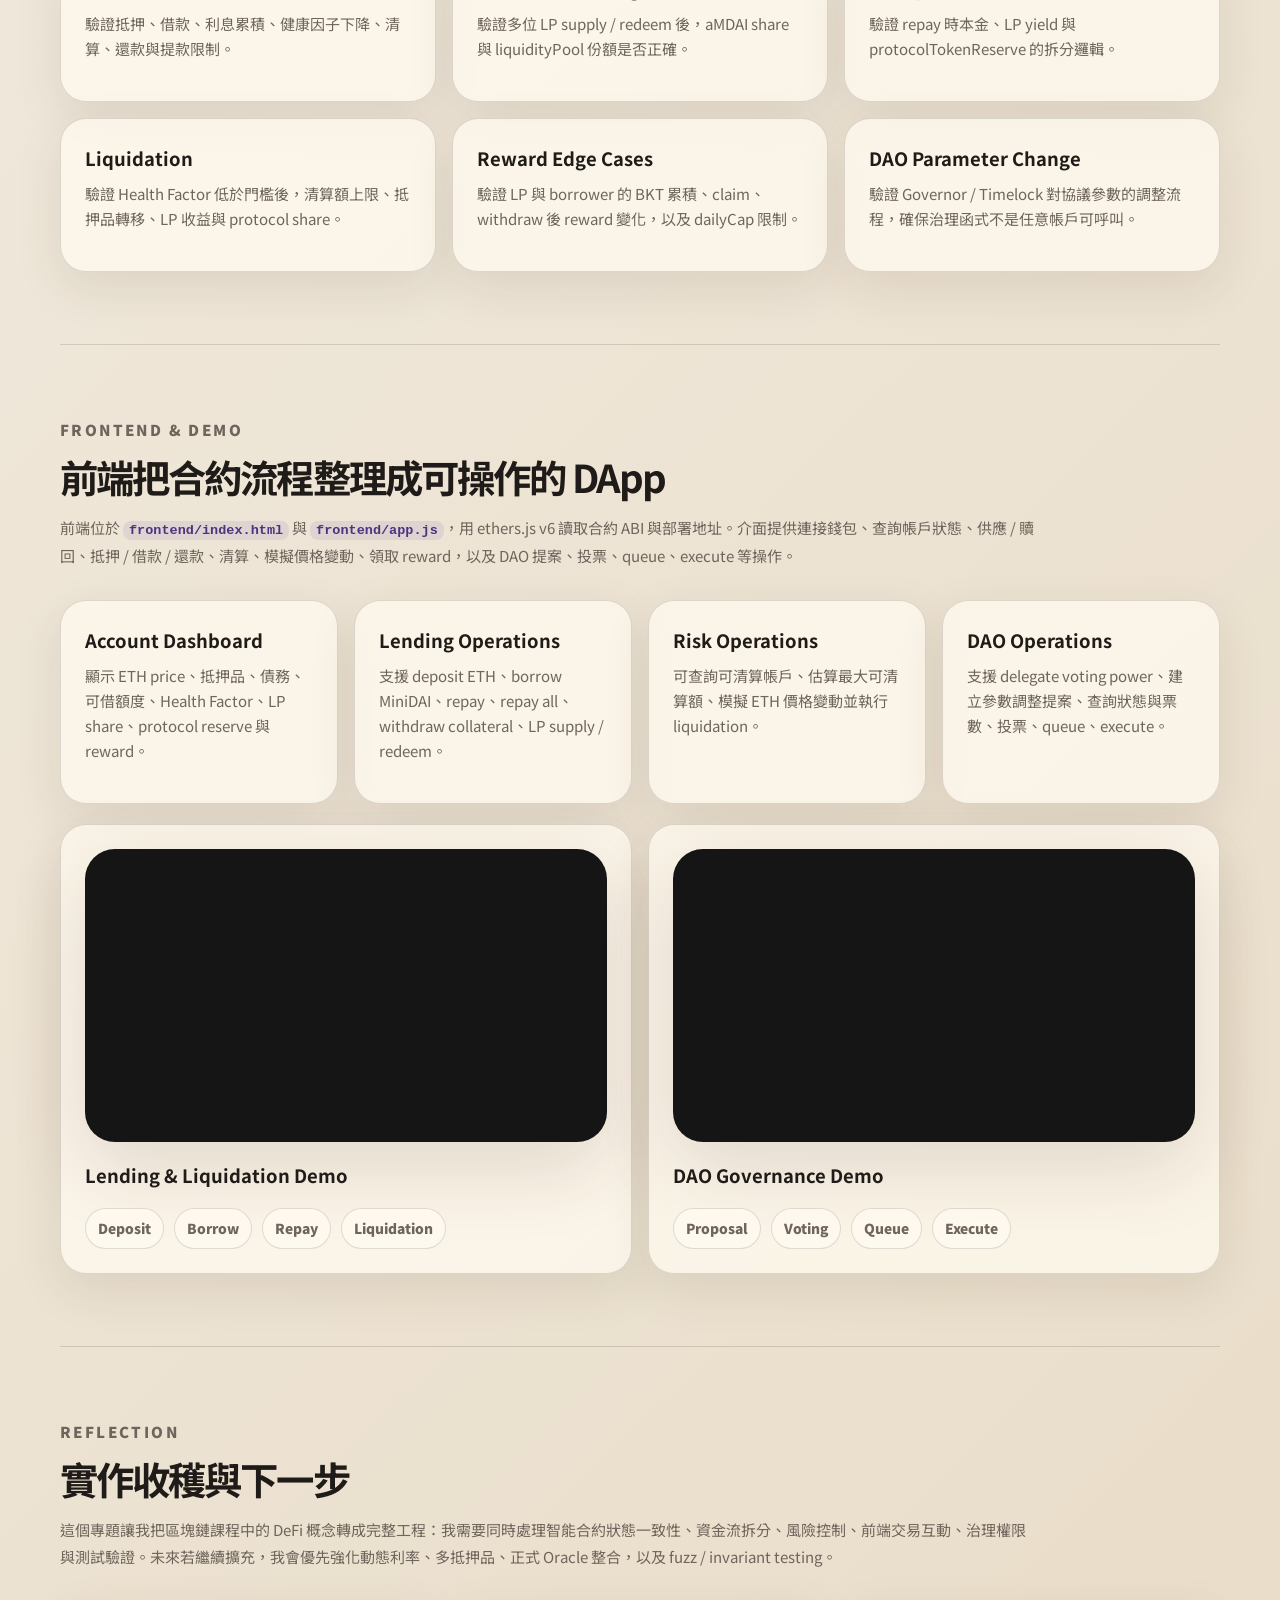
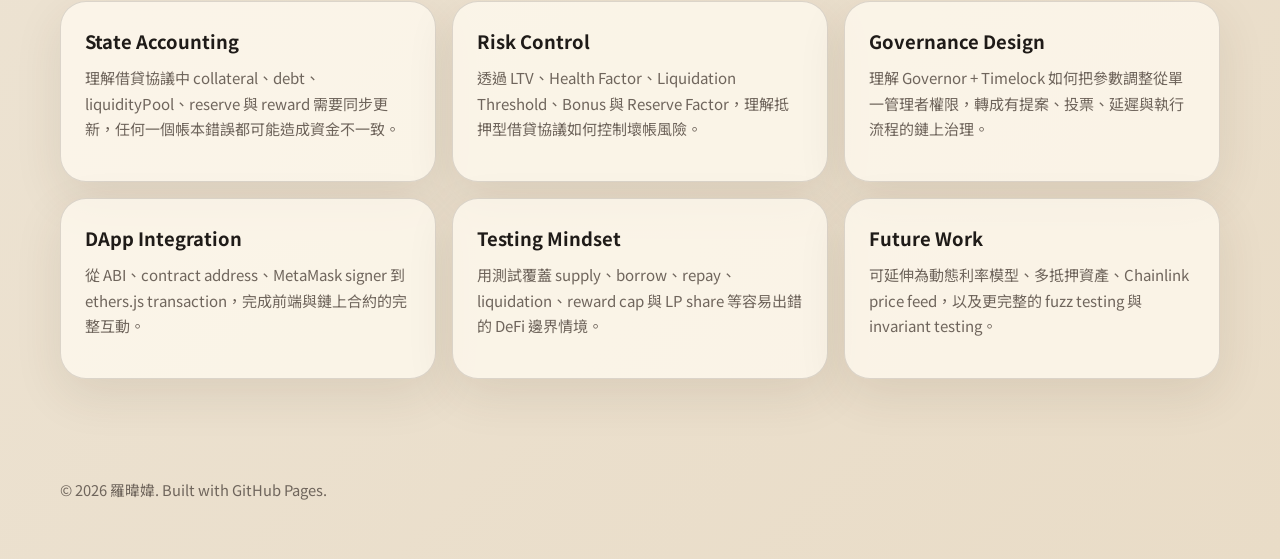
<file: project-defi.html>
<!doctype html>
<html lang="zh-Hant">
  <head>
    <meta charset="utf-8">
    <meta name="viewport" content="width=device-width, initial-scale=1">
    <meta name="description" content="MiniBank DeFi Lending Protocol 專題詳細頁：Solidity、Hardhat、ethers.js、抵押借貸、LP 流動性池、清算、BKT Reward 與 DAO Governance。">
    <title>MiniBank｜DeFi Lending Protocol | 羅暐媁</title>
    <link rel="preconnect" href="https://fonts.googleapis.com">
    <link rel="preconnect" href="https://fonts.gstatic.com" crossorigin>
    <link href="https://fonts.googleapis.com/css2?family=Noto+Sans+TC:wght@400;500;700;900&display=swap" rel="stylesheet">
    <link rel="stylesheet" href="styles.css">
  </head>
  <body>
    <header class="site-header">
      <nav class="nav" aria-label="主要導覽">
        <a class="logo" href="index.html">LOWEIWEI</a>
        <div class="nav-links">
          <a href="index.html">首頁</a>
          <a href="journey.html">學期經歷</a>
          <a class="active" href="projects.html">作品集</a>
          <a href="resume.html">履歷聯絡</a>
        </div>
      </nav>
    </header>

    <nav class="research-subnav" aria-label="MiniBank 頁面導覽">
      <a href="#overview">Overview</a>
      <a href="#story">Story</a>
      <a href="#stack">Stack</a>
      <a href="#system">System</a>
      <a href="#contracts">Contracts</a>
      <a href="#flow">Flow</a>
      <a href="#governance">DAO</a>
      <a href="#tests">Tests</a>
      <a href="#demo">Demo</a>
    </nav>

    <main class="defi-page">
      <section id="overview" class="section defi-hero">
        <div>
          <a class="back-link" href="projects.html">← 回作品集</a>
          <p class="eyebrow">Solidity / DeFi / Governance</p>
          <h1>MiniBank｜DeFi Lending Protocol</h1>
          <h2>區塊鏈期末專題｜DeFi MiniBank DApp</h2>
          <p class="hero-text">以 Solidity 與 Hardhat 實作一套可在本機鏈上完整操作的去中心化銀行 DApp。系統涵蓋 LP 供應 MiniDAI、借款人抵押 ETH 借出 MiniDAI、利息與協議收益分配、健康因子清算、BKT 獎勵，以及 Governor + Timelock 的 DAO 治理流程。</p>
          <div class="tag-list research-tags">
            <span>Solidity</span>
            <span>Hardhat</span>
            <span>OpenZeppelin</span>
            <span>ethers.js v6</span>
            <span>DeFi</span>
            <span>Lending Protocol</span>
            <span>Smart Contract</span>
            <span>Liquidity Pool</span>
            <span>Liquidation</span>
            <span>DAO Governance</span>
          </div>
          <div class="hero-actions">
            <a class="button primary" href="https://github.com/loweiwei/decentralized-bank-dapp" target="_blank" rel="noreferrer">GitHub</a>
            <a class="button secondary" href="https://youtu.be/jiWGLXHFcIE" target="_blank" rel="noreferrer">Lending Demo</a>
            <a class="button secondary" href="https://youtu.be/ZdDnHbZ4dqA" target="_blank" rel="noreferrer">DAO Demo</a>
          </div>
        </div>
        <a class="defi-pipeline-figure" href="#lightbox-defi-pipeline" aria-label="放大 MiniBank 系統架構圖">
          <img src="images/DEFI/DEFI_PIPLINE.png" alt="MiniBank DeFi Lending Protocol system pipeline">
          <span>MiniBank System Pipeline</span>
        </a>
      </section>

      <section class="section defi-section defi-outline-section">
        <div class="section-heading wide-heading">
          <p class="eyebrow">Page Outline</p>
          <h2>閱讀大綱：從系統目標一路讀到實作驗證</h2>
          <p>這頁會依照專題實作的邏輯順序介紹 MiniBank。先說明為什麼要做這個 DeFi Lending Protocol，再介紹技術棧與部署方式，接著進入 BankV3 為核心的系統架構與合約模組，最後用使用者流程、DAO 治理、測試與 Demo 串起完整專題。</p>
        </div>
        <nav class="defi-roadmap" aria-label="MiniBank 頁面目錄">
          <a href="#story"><span>01</span><div><strong>Project Story</strong><small>專題定位與問題背景</small></div></a>
          <a href="#stack"><span>02</span><div><strong>Tech Stack & Deployment</strong><small>開發環境、部署與前端連接</small></div></a>
          <a href="#system"><span>03</span><div><strong>System Architecture</strong><small>BankV3、資產、角色與風險控制</small></div></a>
          <a href="#contracts"><span>04</span><div><strong>Smart Contract Design</strong><small>合約模組與責任分工</small></div></a>
          <a href="#flow"><span>05</span><div><strong>Protocol Flow</strong><small>供應、借款、還款、清算與獎勵</small></div></a>
          <a href="#governance"><span>06</span><div><strong>DAO Governance</strong><small>提案、投票、Timelock 與參數調整</small></div></a>
          <a href="#tests"><span>07</span><div><strong>Verification</strong><small>測試資金帳本與邊界情境</small></div></a>
          <a href="#demo"><span>08</span><div><strong>Frontend & Demo</strong><small>DApp 操作介面與展示影片</small></div></a>
        </nav>
      </section>

      <section id="story" class="section defi-section">
        <div class="section-heading wide-heading">
          <p class="eyebrow">Project Story</p>
          <h2>專題定位：把 DeFi Lending 從概念做成可操作協議</h2>
          <p>MiniBank 的目標不是只展示一個單一智能合約函式，而是把「去中心化借貸」拆成可部署、可互動、可測試的完整協議。讀者可以把它想成一個小型 Aave / Compound prototype：有人提供穩定幣流動性，有人抵押 ETH 借出穩定幣，系統用價格與健康因子控制風險，最後再用 DAO 取代單一管理者調整參數。</p>
          <p>因此，這個頁面會依照實際系統的閱讀順序說明：先看整體目標與技術棧，再看架構中每個角色與資產，接著看合約如何分工，最後沿著一筆資金的生命週期理解供應、借款、還款、清算、獎勵與治理。</p>
        </div>
        <div class="defi-story-grid">
          <article><h3>我實作的是什麼</h3><p>一套本機鏈上可部署的去中心化銀行 DApp，包含 Solidity 合約、Hardhat 部署腳本、MetaMask 前端互動、DAO 治理流程與測試案例。</p></article>
          <article><h3>核心問題是什麼</h3><p>如何讓 LP 的資金能安全借出、讓 Borrower 依抵押品取得流動性、讓風險帳戶可被清算，並讓協議參數由治理流程調整。</p></article>
          <article><h3>閱讀這頁的方法</h3><p>先理解 BankV3 是核心帳本，再看 MiniDAI、aMDAI、BKT、Oracle 與 Governor 如何圍繞 BankV3 組成完整協議。</p></article>
        </div>
      </section>

      <section id="stack" class="section defi-section">
        <div class="section-heading wide-heading">
          <p class="eyebrow">Tech Stack & Deployment</p>
          <h2>先建立一個能被部署與操作的鏈上環境</h2>
          <p>這個專題的第一層是工程環境：Hardhat 負責合約編譯、本機節點、部署與測試；Solidity 合約負責鏈上狀態；前端使用純 HTML / JavaScript 與 ethers.js v6 連接 MetaMask。部署腳本會把合約地址與 ABI 輸出到 <code>frontend/</code>，讓前端可以直接讀取並呼叫鏈上合約。</p>
        </div>
        <div class="defi-tech-grid">
          <article><span>Smart Contract</span><h3>Solidity 0.8.20</h3><p>撰寫 BankV3、MiniDAI、aMDAI、PriceOracle、BankToken、BankGovernor 與 BankTimelock。</p></article>
          <article><span>Framework</span><h3>Hardhat</h3><p>提供 compile、local node、deployment script、Mocha / Chai 測試與本機鏈交易環境。</p></article>
          <article><span>Library</span><h3>OpenZeppelin</h3><p>使用 ERC20、ERC20Votes、Governor、TimelockController 與 ReentrancyGuard，降低基礎合約風險。</p></article>
          <article><span>Frontend</span><h3>ethers.js v6 + MetaMask</h3><p>前端沒有後端伺服器，所有讀取與交易都透過 signer 直接與合約互動。</p></article>
        </div>
        <div class="defi-pipeline-grid deploy-story-grid">
          <article>
            <h3>Deploy Pipeline</h3>
            <p>部署流程先建立資產與核心協議，再把權限交給治理系統，最後輸出前端需要的 ABI 與地址。</p>
            <ol>
              <li>啟動 Hardhat local node。</li>
              <li>部署 PriceOracle、MiniDAI、BankToken、aMDAI 與 BankV3。</li>
              <li>設定 MiniDAI minter = BankV3，aMDAI bank = BankV3。</li>
              <li>部署 BankTimelock 與 BankGovernor。</li>
              <li>將 BankV3 governance 轉移給 Timelock。</li>
              <li>輸出 contract-address.json 與 ABI JSON 給前端。</li>
            </ol>
          </article>
          <article>
            <h3>Frontend Interaction Pipeline</h3>
            <p>前端的責任是把使用者操作轉成合約呼叫，並把 BankV3 / Governor 的鏈上狀態讀回 UI。</p>
            <ol>
              <li>開啟 frontend/index.html 並連接 MetaMask。</li>
              <li>讀取 contract-address.json 與 ABI 檔案。</li>
              <li>建立 BankV3、MiniDAI、PriceOracle、BankToken、Governor、Timelock instance。</li>
              <li>用 signer 發送 supply、borrow、repay、liquidate、claimReward 與 DAO 交易。</li>
            </ol>
          </article>
        </div>
      </section>

      <section id="system" class="section defi-section">
        <div class="section-heading wide-heading">
          <p class="eyebrow">System Architecture</p>
          <h2>整個系統圍繞 BankV3：資產、角色、風險與治理都回到同一個核心帳本</h2>
          <p>MiniBank 的架構可以從中心往外看：BankV3 是借貸帳本與狀態管理核心；MiniDAI 是流動性與借款資產；aMDAI 代表 LP 的 pool share；PriceOracle 讓系統能把 ETH 抵押品換算成美元價值；BankToken 提供 reward 與 voting power；BankGovernor 和 BankTimelock 則負責治理提案與延遲執行。</p>
        </div>
        <div class="defi-architecture" aria-label="MiniBank DeFi system architecture">
          <article class="actor-card lp-card">
            <span>LP</span>
            <h3>Liquidity Provider</h3>
            <p>提供 MiniDAI 進入 liquidityPool，取得 aMDAI 作為池中份額，並累積 BKT reward。</p>
          </article>
          <article class="actor-card borrower-card">
            <span>Borrower</span>
            <h3>Collateral Borrowing</h3>
            <p>抵押 ETH，根據 Oracle 價格與 LTV 借出 MiniDAI，並在還款時支付利息。</p>
          </article>
          <div class="architecture-core">
            <p>BankV3</p>
            <strong>Protocol Ledger</strong>
            <small>Collateral / Debt / Interest / Reward / Liquidation / Governance Parameters</small>
          </div>
          <article class="actor-card liquidator-card">
            <span>Liquidator</span>
            <h3>Risk Handler</h3>
            <p>當 Health Factor &lt; 0.9 時代償部分債務，取得 ETH collateral 與 liquidation bonus。</p>
          </article>
          <article class="actor-card oracle-card">
            <span>Price Oracle</span>
            <h3>ETH/USD Price</h3>
            <p>提供抵押品估值，影響可借額度、健康因子、提款限制與清算條件。</p>
          </article>
          <article class="actor-card dao-card">
            <span>DAO</span>
            <h3>Governance Executor</h3>
            <p>BKT holder 透過 Governor 提案與投票，成功後由 Timelock 執行參數調整。</p>
          </article>
        </div>
        <div class="section-subheading">
          <h3>系統資產：每個 token 都有明確責任</h3>
          <p>為了讓借貸流程清楚，專題把資產分成抵押品、借貸資產、LP 份額與治理 / 獎勵代幣四類。</p>
        </div>
        <div class="asset-card-grid">
          <article><span>ETH</span><h3>Collateral</h3><p>Borrower 抵押 ETH，系統根據 ETH/USD 價格計算 collateral value 與可借額度。</p></article>
          <article><span>mDAI</span><h3>Liquidity / Debt Asset</h3><p>MiniDAI 是 LP 供應、Borrower 借款、還款與 Liquidator 代償時使用的主要資產。</p></article>
          <article><span>aMDAI</span><h3>LP Share Token</h3><p>LP supply 後獲得 aMDAI；redeem 時依 aMDAI 份額換回 pool 中可贖回的 MiniDAI。</p></article>
          <article><span>BKT</span><h3>Reward / Governance</h3><p>BKT 同時作為 LP / borrower reward 與 DAO voting power，支援 delegate 與 proposal voting。</p></article>
        </div>
      </section>

      <section id="contracts" class="section defi-section">
        <div class="section-heading wide-heading">
          <p class="eyebrow">Smart Contract Design</p>
          <h2>合約分工：BankV3 管帳，其他合約各自處理資產、價格與治理</h2>
          <p>這個專題的合約不是平行堆疊，而是有明確依賴方向。BankV3 負責最重要的資金與帳務狀態；MiniDAI、aMDAI、BankToken 讓資產權責分離；PriceOracle 讓風險計算可以被測試；Governor 與 Timelock 則讓協議參數調整從 owner 操作轉成治理流程。</p>
        </div>
        <div class="contract-module-grid">
          <article><h3>BankV3.sol</h3><p>核心借貸合約，管理 liquidityPool、collateral、debt、interest、repayment split、liquidation、reward accounting 與 governance parameters。</p></article>
          <article><h3>MiniDAI.sol</h3><p>協議內穩定幣。BankV3 被設定為 minter 後，能在借款流程中配合協議鑄造或移轉 MiniDAI。</p></article>
          <article><h3>aMDAI.sol</h3><p>LP share token。只有 BankV3 能在 supply 時 mint、redeem 時 burn，用來追蹤 LP 在池中的份額。</p></article>
          <article><h3>PriceOracle.sol</h3><p>測試用 Oracle，支援手動設定 ETH price，讓 demo 與測試能模擬價格下跌後的清算情境。</p></article>
          <article><h3>BankToken.sol</h3><p>BKT 使用 ERC20Votes，部署時固定供應量，部分分配給 BankV3 作為 reward，並提供 DAO 投票權。</p></article>
          <article><h3>BankGovernor / BankTimelock</h3><p>Governor 負責建立提案與投票；Timelock 負責延遲執行，並成為 BankV3 的 governance executor。</p></article>
        </div>
        <div class="contract-focus-card">
          <div>
            <p class="eyebrow">BankV3 Deep Dive</p>
            <h3>BankV3 是協議的狀態機</h3>
            <p>BankV3 同時追蹤 pool liquidity、使用者 collateral、使用者 debt、protocol reserve 與 reward。每次使用者 supply、borrow、repay、withdraw 或 liquidate，合約都必須更新多個狀態，並確保資金面與帳本面一致。</p>
          </div>
          <div class="contract-detail-list">
            <article><h4>主要狀態</h4><p><code>liquidityPool</code>、<code>totalDebtCached</code>、<code>totalCollateral</code>、<code>protocolTokenReserve</code>、<code>collateral[user]</code>、<code>debts[user]</code></p></article>
            <article><h4>核心函式</h4><p><code>supply</code>、<code>redeem</code>、<code>depositCollateral</code>、<code>borrow</code>、<code>repay</code>、<code>liquidate</code>、<code>claimReward</code></p></article>
            <article><h4>DAO 可調參數</h4><p><code>interestRate</code>、<code>dailyCap</code>、<code>reserveFactor</code>、<code>lpRewardRatio</code>、<code>borrowerRewardRatio</code>、<code>changeStatus</code></p></article>
          </div>
        </div>
      </section>

      <section id="flow" class="section defi-section">
        <div class="section-heading wide-heading">
          <p class="eyebrow">Protocol Flow</p>
          <h2>從一筆資金的生命週期理解借貸、還款、清算與獎勵</h2>
          <p>MiniBank 的主要流程可以用一條資金路徑串起來：LP 先把 MiniDAI 放進池中，Borrower 抵押 ETH 後從池中借出 MiniDAI，債務會隨時間累積利息；還款時利息會在 LP pool 與 protocol reserve 之間拆分；如果 ETH 價格下降或債務增加導致健康因子低於門檻，Liquidator 可以代償債務並取得抵押品獎勵。</p>
        </div>
        <div class="lending-flow">
          <span>LP Supply mDAI</span>
          <span>BankV3 Mint aMDAI</span>
          <span>Borrower Deposit ETH</span>
          <span>Borrow Under LTV</span>
          <span>Repay Principal + Interest</span>
          <span>LP Yield / Protocol Reserve</span>
        </div>
        <div class="flow-story-grid">
          <article><span>01</span><h3>LP Supply / Redeem</h3><p>LP approve MiniDAI 後呼叫 <code>supply(amount)</code>。BankV3 收到 MiniDAI，增加 <code>liquidityPool</code>，並 mint 等量 aMDAI 給 LP。當 LP 呼叫 <code>redeem(amount)</code>，系統會依 aMDAI / totalSupply 的比例計算可取回的 MiniDAI。</p></article>
          <article><span>02</span><h3>Borrow / Repay</h3><p>Borrower 呼叫 <code>depositCollateral()</code> 抵押 ETH，BankV3 透過 PriceOracle 取得 ETH 價格，再依 80% LTV 計算可借額度。還款時 <code>repay(amount)</code> 會拆成本金減少、LP 收益與 protocol reserve。</p></article>
          <article><span>03</span><h3>Liquidation</h3><p>當價格下跌或利息累積導致健康因子低於 0.9，清算人可呼叫 <code>liquidate(user, repayAmount)</code>。BankV3 會降低 borrower debt，將部分 ETH collateral 轉給 liquidator，並保留 reserve factor 收益。</p></article>
          <article><span>04</span><h3>Reward Claim</h3><p>LP 與 borrower 都會依資產價值、時間與 reward ratio 累積 BKT。每日發放量受 <code>dailyCap</code> 限制，使用者可透過 <code>claimReward(true/false)</code> 領取 LP 或 borrower reward。</p></article>
        </div>
        <div class="concept-card-grid flow-concept-grid">
          <article class="concept-card">
            <p class="eyebrow">Borrow Limit</p>
            <h3>LTV 控制最大借款額度</h3>
            <p>LTV 讓 Borrower 不能借超過抵押品價值。此專題預設 LTV 為 80%，也就是抵押品價值越高，可借出的 MiniDAI 越多。</p>
            <div class="formula-box">Borrow Limit = Collateral Value × 80%</div>
          </article>
          <article class="concept-card">
            <p class="eyebrow">Risk Signal</p>
            <h3>Health Factor 控制清算風險</h3>
            <p>Health Factor 會隨 ETH 價格與債務變化而改變。低於清算門檻時，系統允許第三方清算，避免壞帳長期留在池中。</p>
            <div class="hf-status safe">HF ≥ 0.9 → Safe</div>
            <div class="hf-status danger">HF &lt; 0.9 → Liquidatable</div>
          </article>
        </div>
      </section>

      <section id="governance" class="section defi-section">
        <div class="section-heading wide-heading">
          <p class="eyebrow">DAO Governance</p>
          <h2>治理流程：把協議參數調整交給 BKT 持有人與 Timelock</h2>
          <p>在部署完成後，BankV3 的 governance 會轉移給 Timelock，而不是由部署者直接控制。這代表利率、reward ratio、daily cap、reserve factor、proposal threshold 與 quorum 等參數，都需要經過 BKT 持有人 delegate、建立提案、投票、queue 到 Timelock，最後再 execute。</p>
        </div>
        <div class="governance-flow">
          <span>BKT Holder</span>
          <span>Delegate Voting Power</span>
          <span>Create Proposal</span>
          <span>Vote</span>
          <span>Queue Timelock</span>
          <span>Execute</span>
        </div>
        <div class="governance-tags">
          <span>Interest Rate</span>
          <span>Reserve Factor</span>
          <span>Daily Cap</span>
          <span>LP Reward Ratio</span>
          <span>Borrower Reward Ratio</span>
          <span>Proposal Threshold</span>
          <span>Quorum</span>
          <span>Inject Reserve to LP</span>
        </div>
        <div class="defi-pipeline-grid governance-story-grid">
          <article><h3>為什麼需要 Governor</h3><p>Governor 負責提案生命週期，包含 voting delay、voting period、proposal state、票數查詢與 For / Against / Abstain 投票。這讓參數調整不再是單一 owner 的即時操作。</p></article>
          <article><h3>為什麼需要 Timelock</h3><p>Timelock 是真正的執行者。即使提案通過，也必須 queue 並等待 minDelay 後才能 execute，讓治理結果有延遲與可觀察性。</p></article>
        </div>
      </section>

      <section id="tests" class="section defi-section">
        <div class="section-heading wide-heading">
          <p class="eyebrow">Verification</p>
          <h2>測試重點：驗證資金帳本、清算邊界與 reward accounting</h2>
          <p>DeFi 專題最容易出錯的地方通常不是單一函式能不能呼叫，而是多個狀態同時更新時是否一致。因此我用 Hardhat 測試覆蓋供應、借款、利息、還款拆分、清算、reward、daily cap 與 LP share。README 中目前紀錄測試結果為 21 passing。</p>
        </div>
        <div class="test-coverage-grid">
          <article><h3>BankV3 End-to-End</h3><p>驗證抵押、借款、利息累積、健康因子下降、清算、還款與提款限制。</p></article>
          <article><h3>LP Share Tracking</h3><p>驗證多位 LP supply / redeem 後，aMDAI share 與 liquidityPool 份額是否正確。</p></article>
          <article><h3>Repayment Split</h3><p>驗證 repay 時本金、LP yield 與 protocolTokenReserve 的拆分邏輯。</p></article>
          <article><h3>Liquidation</h3><p>驗證 Health Factor 低於門檻後，清算額上限、抵押品轉移、LP 收益與 protocol share。</p></article>
          <article><h3>Reward Edge Cases</h3><p>驗證 LP 與 borrower 的 BKT 累積、claim、withdraw 後 reward 變化，以及 dailyCap 限制。</p></article>
          <article><h3>DAO Parameter Change</h3><p>驗證 Governor / Timelock 對協議參數的調整流程，確保治理函式不是任意帳戶可呼叫。</p></article>
        </div>
      </section>

      <section id="demo" class="section defi-section">
        <div class="section-heading wide-heading">
          <p class="eyebrow">Frontend & Demo</p>
          <h2>前端把合約流程整理成可操作的 DApp</h2>
          <p>前端位於 <code>frontend/index.html</code> 與 <code>frontend/app.js</code>，用 ethers.js v6 讀取合約 ABI 與部署地址。介面提供連接錢包、查詢帳戶狀態、供應 / 贖回、抵押 / 借款 / 還款、清算、模擬價格變動、領取 reward，以及 DAO 提案、投票、queue、execute 等操作。</p>
        </div>
        <div class="frontend-feature-grid">
          <article><h3>Account Dashboard</h3><p>顯示 ETH price、抵押品、債務、可借額度、Health Factor、LP share、protocol reserve 與 reward。</p></article>
          <article><h3>Lending Operations</h3><p>支援 deposit ETH、borrow MiniDAI、repay、repay all、withdraw collateral、LP supply / redeem。</p></article>
          <article><h3>Risk Operations</h3><p>可查詢可清算帳戶、估算最大可清算額、模擬 ETH 價格變動並執行 liquidation。</p></article>
          <article><h3>DAO Operations</h3><p>支援 delegate voting power、建立參數調整提案、查詢狀態與票數、投票、queue、execute。</p></article>
        </div>
        <div class="demo-video-grid">
          <article class="demo-video-card">
            <div class="video-frame"><iframe src="https://www.youtube.com/embed/jiWGLXHFcIE" title="MiniBank Lending and Liquidation Demo" allow="accelerometer; autoplay; clipboard-write; encrypted-media; gyroscope; picture-in-picture; web-share" allowfullscreen></iframe></div>
            <h3>Lending & Liquidation Demo</h3>
            <div class="demo-tags"><span>Deposit</span><span>Borrow</span><span>Repay</span><span>Liquidation</span></div>
          </article>
          <article class="demo-video-card">
            <div class="video-frame"><iframe src="https://www.youtube.com/embed/ZdDnHbZ4dqA" title="MiniBank DAO Governance Demo" allow="accelerometer; autoplay; clipboard-write; encrypted-media; gyroscope; picture-in-picture; web-share" allowfullscreen></iframe></div>
            <h3>DAO Governance Demo</h3>
            <div class="demo-tags"><span>Proposal</span><span>Voting</span><span>Queue</span><span>Execute</span></div>
          </article>
        </div>
      </section>

      <section class="section defi-section">
        <div class="section-heading wide-heading">
          <p class="eyebrow">Reflection</p>
          <h2>實作收穫與下一步</h2>
          <p>這個專題讓我把區塊鏈課程中的 DeFi 概念轉成完整工程：我需要同時處理智能合約狀態一致性、資金流拆分、風險控制、前端交易互動、治理權限與測試驗證。未來若繼續擴充，我會優先強化動態利率、多抵押品、正式 Oracle 整合，以及 fuzz / invariant testing。</p>
        </div>
        <div class="learned-grid">
          <article><h3>State Accounting</h3><p>理解借貸協議中 collateral、debt、liquidityPool、reserve 與 reward 需要同步更新，任何一個帳本錯誤都可能造成資金不一致。</p></article>
          <article><h3>Risk Control</h3><p>透過 LTV、Health Factor、Liquidation Threshold、Bonus 與 Reserve Factor，理解抵押型借貸協議如何控制壞帳風險。</p></article>
          <article><h3>Governance Design</h3><p>理解 Governor + Timelock 如何把參數調整從單一管理者權限，轉成有提案、投票、延遲與執行流程的鏈上治理。</p></article>
          <article><h3>DApp Integration</h3><p>從 ABI、contract address、MetaMask signer 到 ethers.js transaction，完成前端與鏈上合約的完整互動。</p></article>
          <article><h3>Testing Mindset</h3><p>用測試覆蓋 supply、borrow、repay、liquidation、reward cap 與 LP share 等容易出錯的 DeFi 邊界情境。</p></article>
          <article><h3>Future Work</h3><p>可延伸為動態利率模型、多抵押資產、Chainlink price feed，以及更完整的 fuzz testing 與 invariant testing。</p></article>
        </div>
      </section>
    </main>

    <div id="lightbox-defi-pipeline" class="lightbox" aria-label="MiniBank 系統架構圖放大">
      <a class="lightbox-close" href="#overview">×</a>
      <img src="images/DEFI/DEFI_PIPLINE.png" alt="MiniBank DeFi Lending Protocol system pipeline enlarged">
    </div>

    <footer class="footer"><p>© 2026 羅暐媁. Built with GitHub Pages.</p></footer>
  </body>
</html>
</file>
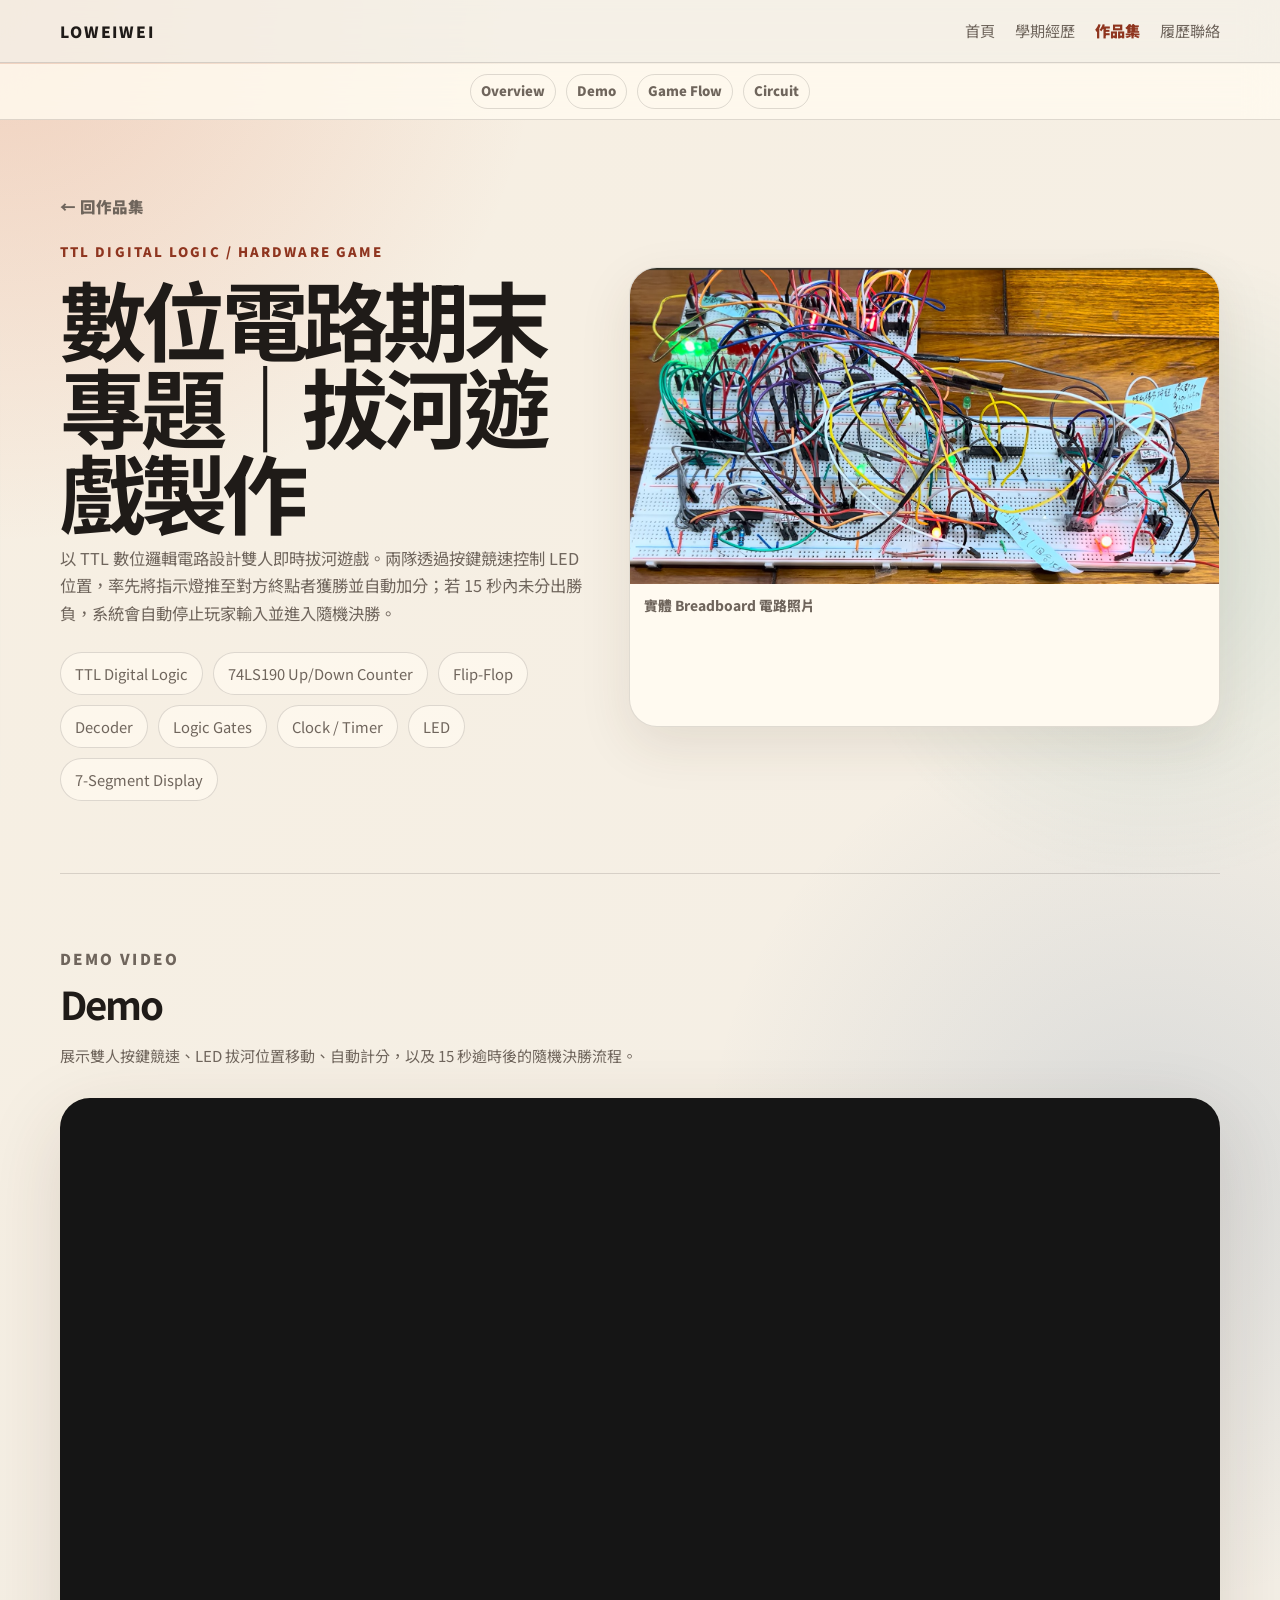
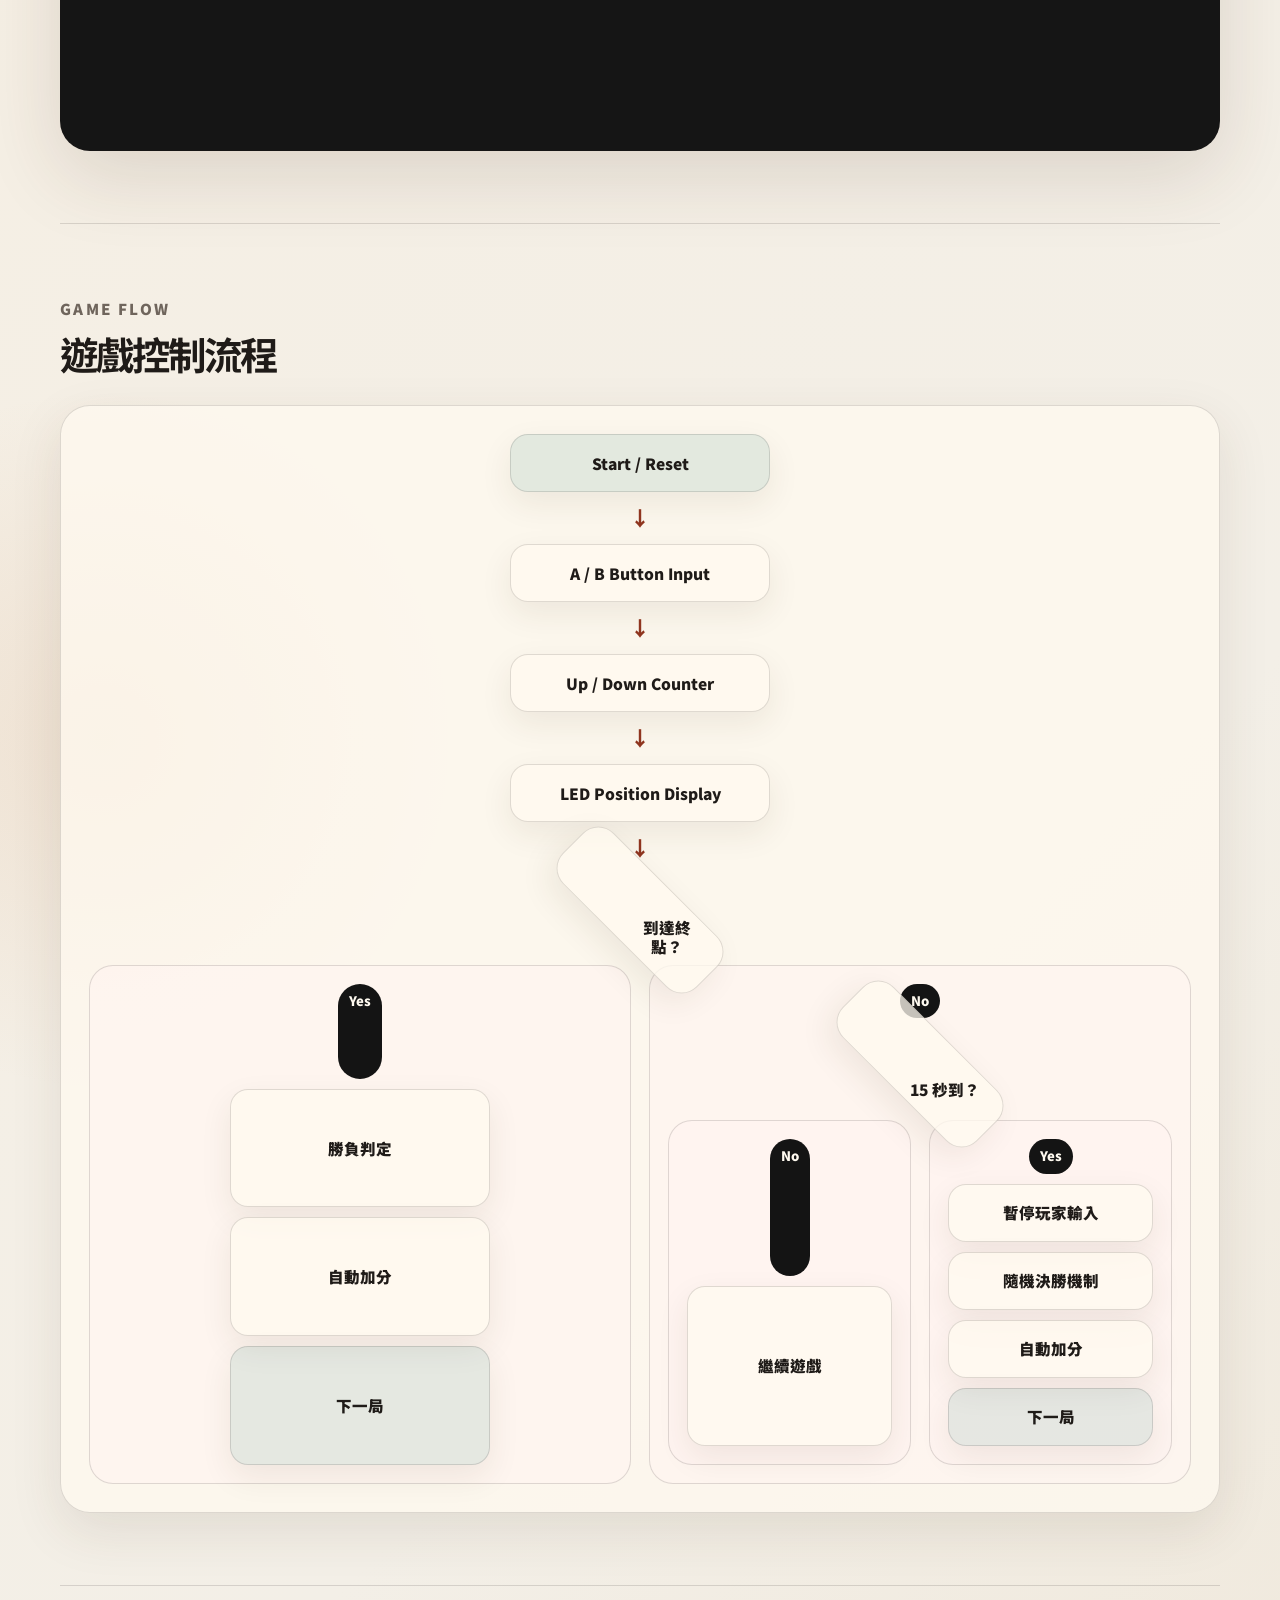
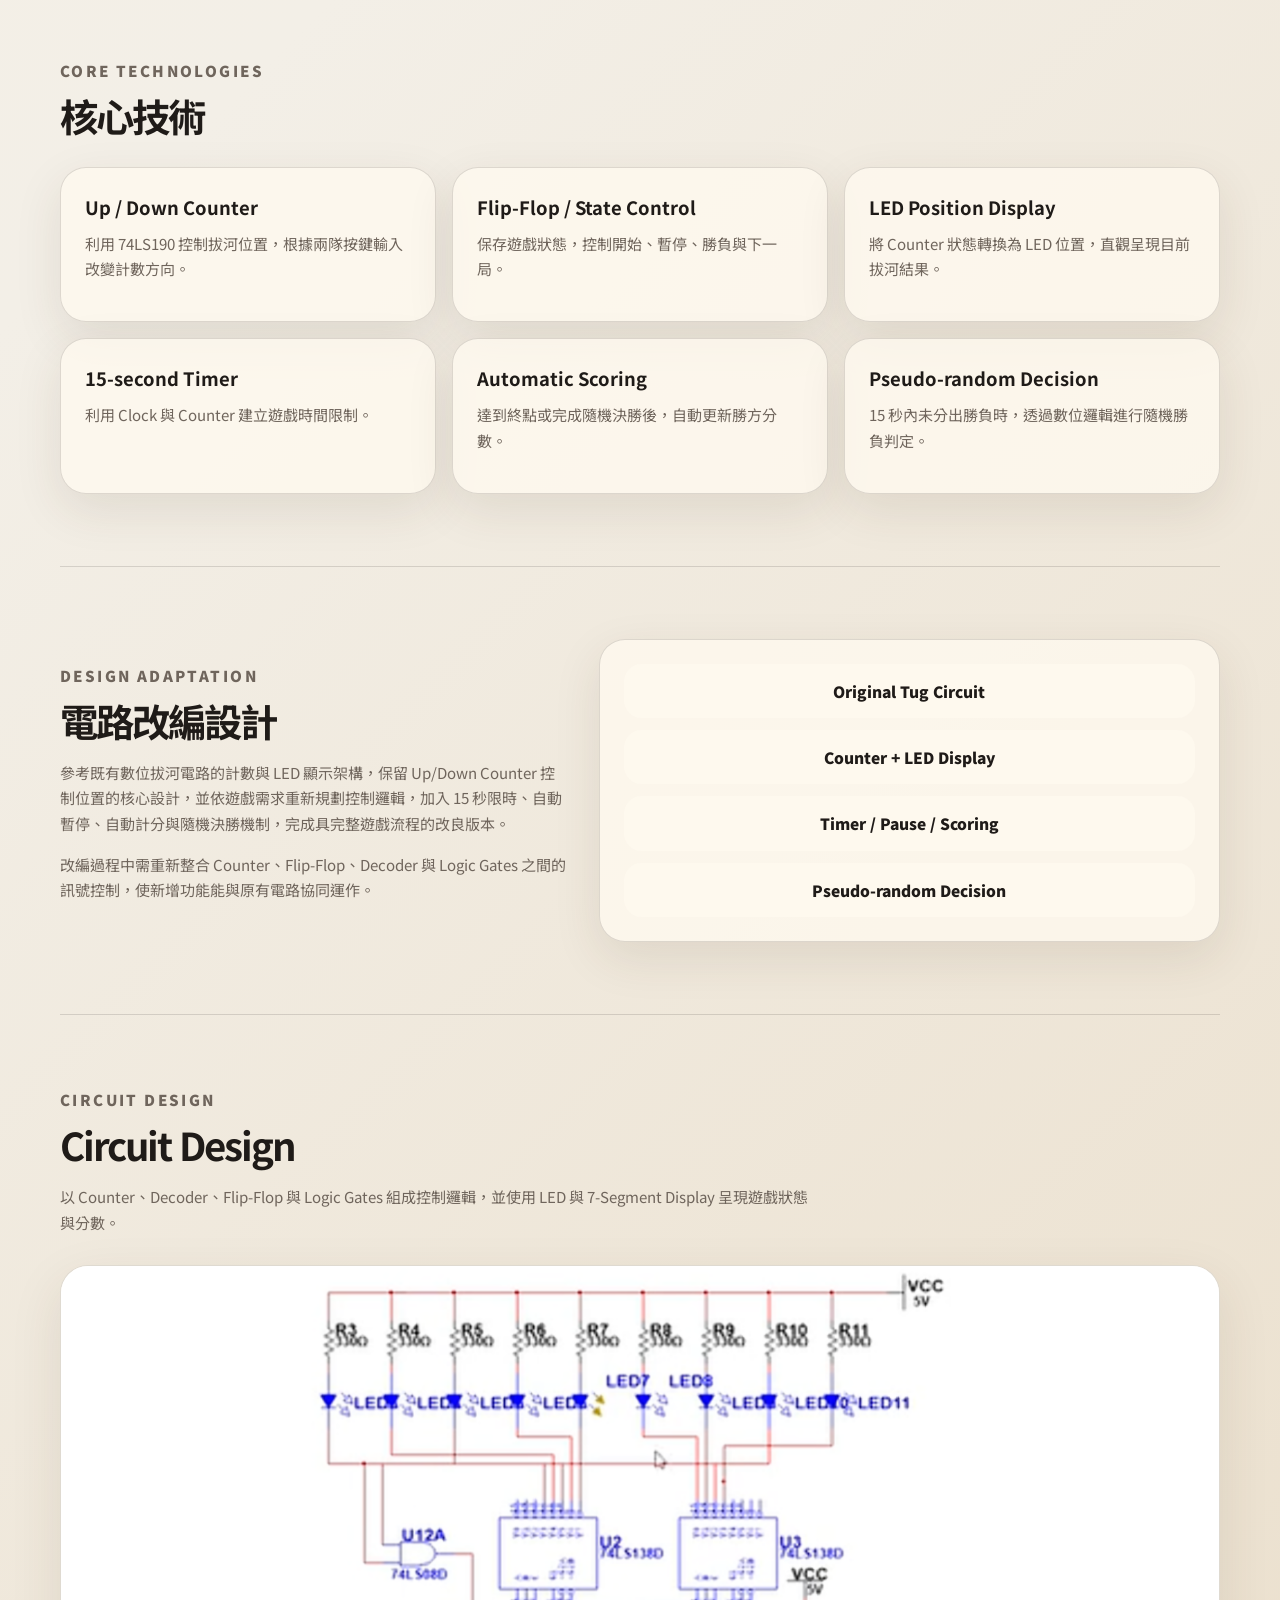
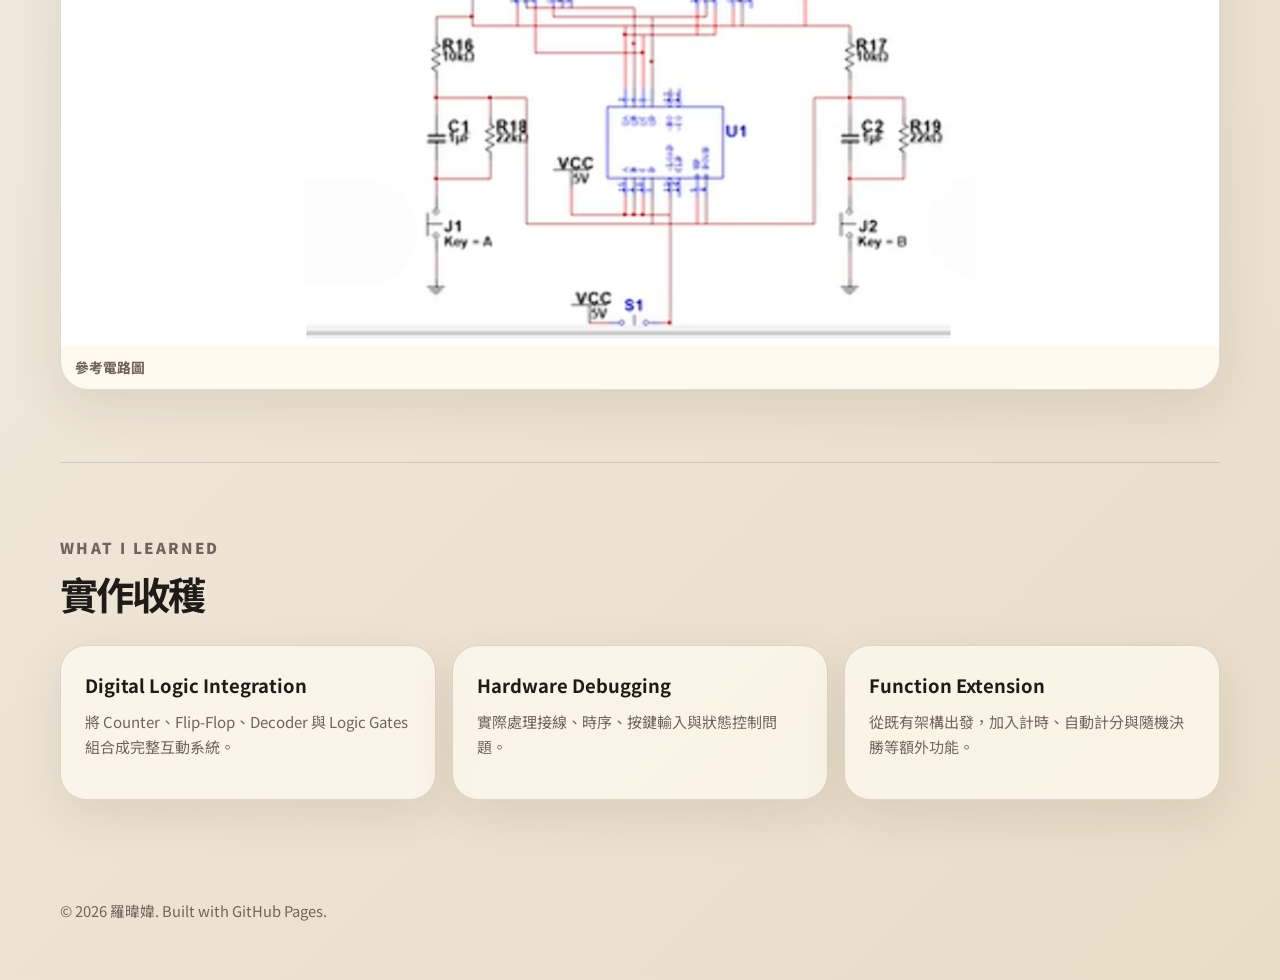
<file: project-digital-tug.html>
<!doctype html>
<html lang="zh-Hant">
  <head>
    <meta charset="utf-8">
    <meta name="viewport" content="width=device-width, initial-scale=1">
    <meta name="description" content="數位電路期末專題：以 TTL 數位邏輯電路製作雙人即時拔河遊戲。">
    <title>數位電路期末專題｜拔河遊戲製作 | 羅暐媁</title>
    <link rel="preconnect" href="https://fonts.googleapis.com">
    <link rel="preconnect" href="https://fonts.gstatic.com" crossorigin>
    <link href="https://fonts.googleapis.com/css2?family=Noto+Sans+TC:wght@400;500;700;900&display=swap" rel="stylesheet">
    <link rel="stylesheet" href="styles.css">
  </head>
  <body>
    <header class="site-header">
      <nav class="nav" aria-label="主要導覽">
        <a class="logo" href="index.html">LOWEIWEI</a>
        <div class="nav-links">
          <a href="index.html">首頁</a>
          <a href="journey.html">學期經歷</a>
          <a class="active" href="projects.html">作品集</a>
          <a href="resume.html">履歷聯絡</a>
        </div>
      </nav>
    </header>

    <nav class="research-subnav" aria-label="數位電路拔河遊戲頁面導覽">
      <a href="#overview">Overview</a>
      <a href="#demo">Demo</a>
      <a href="#flow">Game Flow</a>
      <a href="#circuit">Circuit</a>
    </nav>

    <main class="circuit-page">
      <section id="overview" class="section circuit-hero">
        <div class="circuit-hero-copy">
          <a class="back-link" href="projects.html">← 回作品集</a>
          <p class="eyebrow">TTL Digital Logic / Hardware Game</p>
          <h1>數位電路期末專題｜拔河遊戲製作</h1>
          <p class="hero-text">以 TTL 數位邏輯電路設計雙人即時拔河遊戲。兩隊透過按鍵競速控制 LED 位置，率先將指示燈推至對方終點者獲勝並自動加分；若 15 秒內未分出勝負，系統會自動停止玩家輸入並進入隨機決勝。</p>
          <div class="tag-list research-tags">
            <span>TTL Digital Logic</span>
            <span>74LS190 Up/Down Counter</span>
            <span>Flip-Flop</span>
            <span>Decoder</span>
            <span>Logic Gates</span>
            <span>Clock / Timer</span>
            <span>LED</span>
            <span>7-Segment Display</span>
          </div>
        </div>
        <a class="circuit-image-card hero-slot" href="#lightbox-breadboard" aria-label="放大 Breadboard 實體電路照片">
          <img src="images/CIRCUIT/breadboard.png" alt="數位電路拔河遊戲 Breadboard 實體電路照片">
          <span>實體 Breadboard 電路照片</span>
        </a>
      </section>

      <section id="demo" class="section circuit-section demo-section">
        <div class="section-heading">
          <p class="eyebrow">Demo Video</p>
          <h2>Demo</h2>
          <p>展示雙人按鍵競速、LED 拔河位置移動、自動計分，以及 15 秒逾時後的隨機決勝流程。</p>
        </div>
        <div class="video-frame">
          <iframe src="https://www.youtube.com/embed/CQc4FMj3tbs" title="數位電路拔河遊戲 Demo" allow="accelerometer; autoplay; clipboard-write; encrypted-media; gyroscope; picture-in-picture; web-share" allowfullscreen></iframe>
        </div>
      </section>

      <section id="flow" class="section circuit-section">
        <div class="section-heading">
          <p class="eyebrow">Game Flow</p>
          <h2>遊戲控制流程</h2>
        </div>
        <div class="game-flowchart" aria-label="拔河遊戲控制流程圖">
          <div class="flow-node start">Start / Reset</div>
          <div class="flow-arrow-down">↓</div>
          <div class="flow-node">A / B Button Input</div>
          <div class="flow-arrow-down">↓</div>
          <div class="flow-node">Up / Down Counter</div>
          <div class="flow-arrow-down">↓</div>
          <div class="flow-node">LED Position Display</div>
          <div class="flow-arrow-down">↓</div>
          <div class="flow-decision">到達終點？</div>
          <div class="flow-branches">
            <div class="flow-branch yes-branch">
              <span>Yes</span>
              <div class="flow-node">勝負判定</div>
              <div class="flow-node">自動加分</div>
              <div class="flow-node next-round">下一局</div>
            </div>
            <div class="flow-branch no-branch">
              <span>No</span>
              <div class="flow-decision small-decision">15 秒到？</div>
              <div class="flow-subbranches">
                <div>
                  <em>No</em>
                  <div class="flow-node">繼續遊戲</div>
                </div>
                <div>
                  <em>Yes</em>
                  <div class="flow-node">暫停玩家輸入</div>
                  <div class="flow-node">隨機決勝機制</div>
                  <div class="flow-node">自動加分</div>
                  <div class="flow-node next-round">下一局</div>
                </div>
              </div>
            </div>
          </div>
        </div>
      </section>

      <section class="section circuit-section">
        <div class="section-heading">
          <p class="eyebrow">Core Technologies</p>
          <h2>核心技術</h2>
        </div>
        <div class="circuit-tech-grid">
          <article><h3>Up / Down Counter</h3><p>利用 74LS190 控制拔河位置，根據兩隊按鍵輸入改變計數方向。</p></article>
          <article><h3>Flip-Flop / State Control</h3><p>保存遊戲狀態，控制開始、暫停、勝負與下一局。</p></article>
          <article><h3>LED Position Display</h3><p>將 Counter 狀態轉換為 LED 位置，直觀呈現目前拔河結果。</p></article>
          <article><h3>15-second Timer</h3><p>利用 Clock 與 Counter 建立遊戲時間限制。</p></article>
          <article><h3>Automatic Scoring</h3><p>達到終點或完成隨機決勝後，自動更新勝方分數。</p></article>
          <article><h3>Pseudo-random Decision</h3><p>15 秒內未分出勝負時，透過數位邏輯進行隨機勝負判定。</p></article>
        </div>
      </section>

      <section class="section circuit-section two-column-research">
        <div class="research-copy">
          <p class="eyebrow">Design Adaptation</p>
          <h2>電路改編設計</h2>
          <p>參考既有數位拔河電路的計數與 LED 顯示架構，保留 Up/Down Counter 控制位置的核心設計，並依遊戲需求重新規劃控制邏輯，加入 15 秒限時、自動暫停、自動計分與隨機決勝機制，完成具完整遊戲流程的改良版本。</p>
          <p>改編過程中需重新整合 Counter、Flip-Flop、Decoder 與 Logic Gates 之間的訊號控制，使新增功能能與原有電路協同運作。</p>
        </div>
        <div class="circuit-adaptation-card">
          <span>Original Tug Circuit</span>
          <span>Counter + LED Display</span>
          <span>Timer / Pause / Scoring</span>
          <span>Pseudo-random Decision</span>
        </div>
      </section>

      <section id="circuit" class="section circuit-section">
        <div class="section-heading">
          <p class="eyebrow">Circuit Design</p>
          <h2>Circuit Design</h2>
          <p>以 Counter、Decoder、Flip-Flop 與 Logic Gates 組成控制邏輯，並使用 LED 與 7-Segment Display 呈現遊戲狀態與分數。</p>
        </div>
        <div class="circuit-diagram-grid">
          <a class="circuit-image-card diagram-slot" href="#lightbox-reference-circuit" aria-label="放大參考電路圖">
            <img src="images/CIRCUIT/reference-circuit.png" alt="數位電路拔河遊戲參考電路圖">
            <span>參考電路圖</span>
          </a>
        </div>
      </section>

      <section class="section circuit-section">
        <div class="section-heading">
          <p class="eyebrow">What I Learned</p>
          <h2>實作收穫</h2>
        </div>
        <div class="learned-grid">
          <article><h3>Digital Logic Integration</h3><p>將 Counter、Flip-Flop、Decoder 與 Logic Gates 組合成完整互動系統。</p></article>
          <article><h3>Hardware Debugging</h3><p>實際處理接線、時序、按鍵輸入與狀態控制問題。</p></article>
          <article><h3>Function Extension</h3><p>從既有架構出發，加入計時、自動計分與隨機決勝等額外功能。</p></article>
        </div>
      </section>
    </main>

    <div id="lightbox-breadboard" class="lightbox"><a class="lightbox-close" href="#overview">×</a><img src="images/CIRCUIT/breadboard.png" alt="Breadboard 實體電路照片放大"></div>
    <div id="lightbox-reference-circuit" class="lightbox"><a class="lightbox-close" href="#circuit">×</a><img src="images/CIRCUIT/reference-circuit.png" alt="參考電路圖放大"></div>

    <footer class="footer"><p>© 2026 羅暐媁. Built with GitHub Pages.</p></footer>
  </body>
</html>
</file>
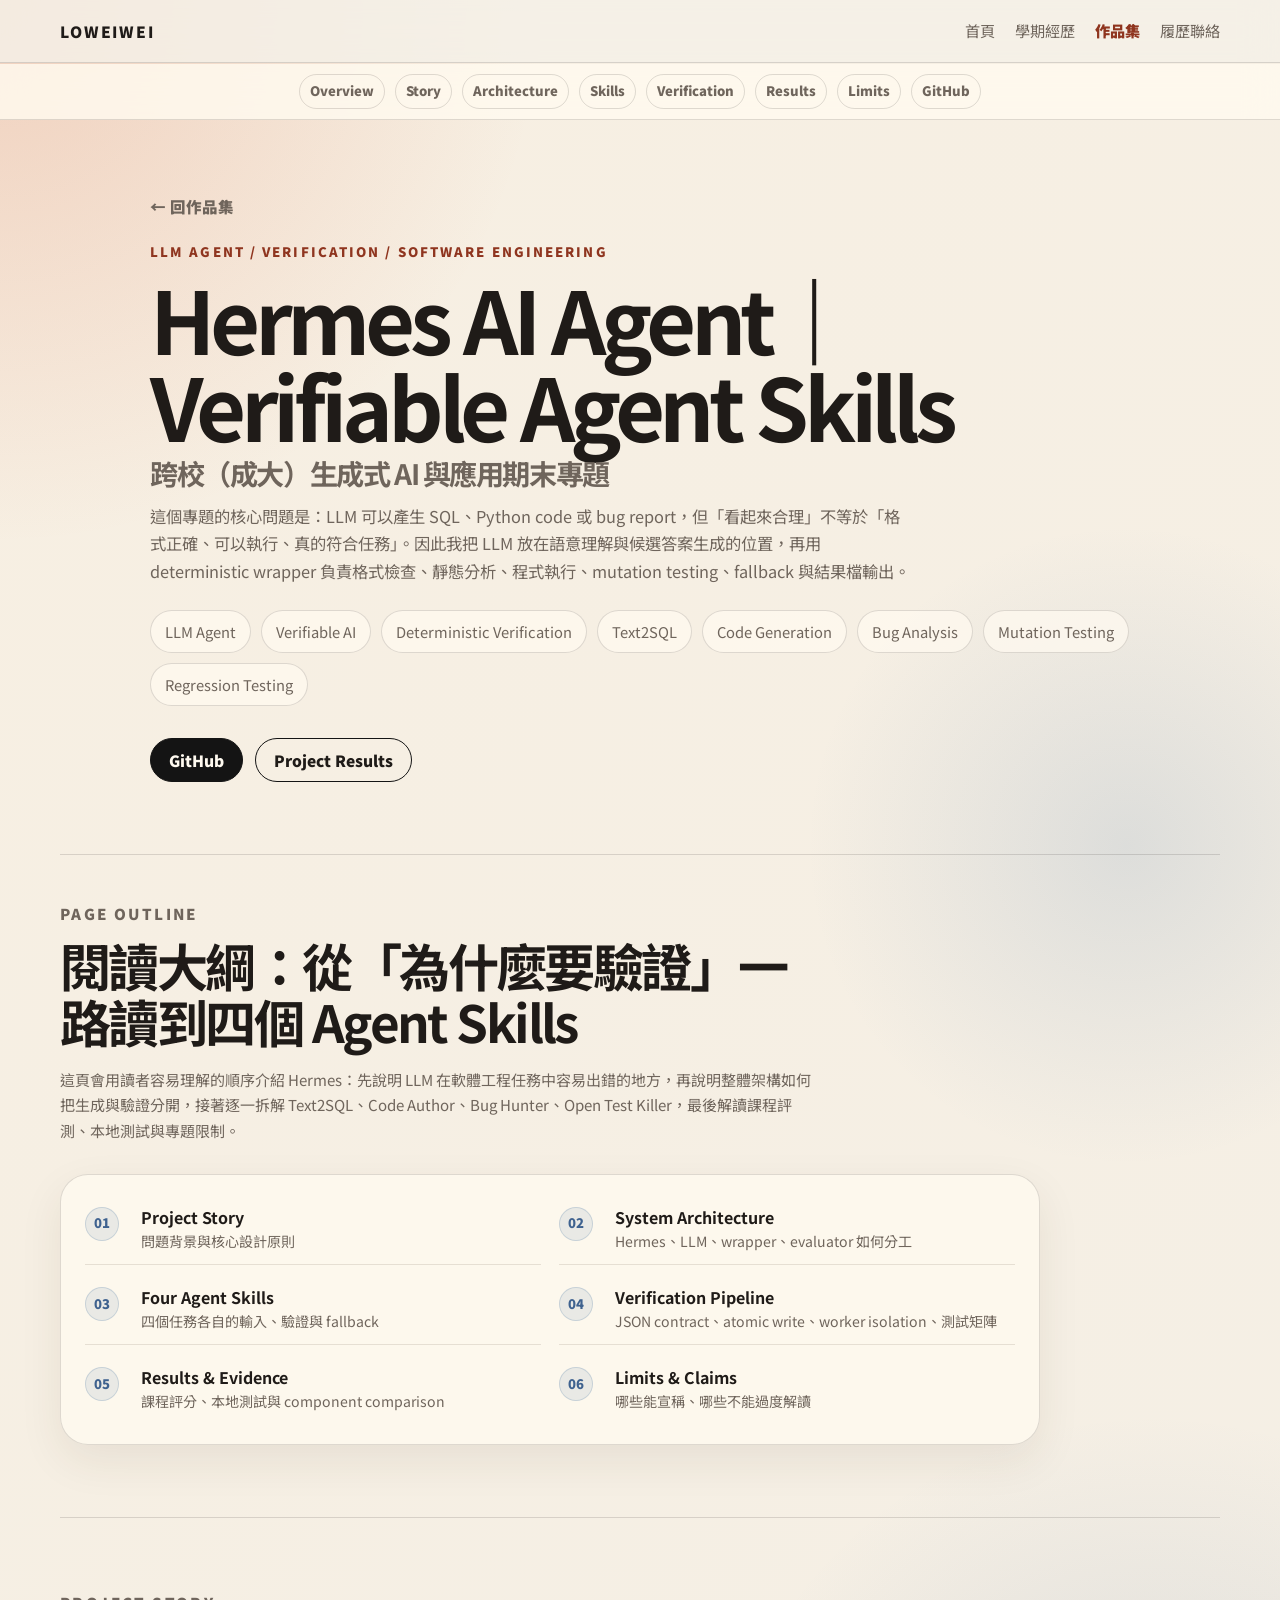
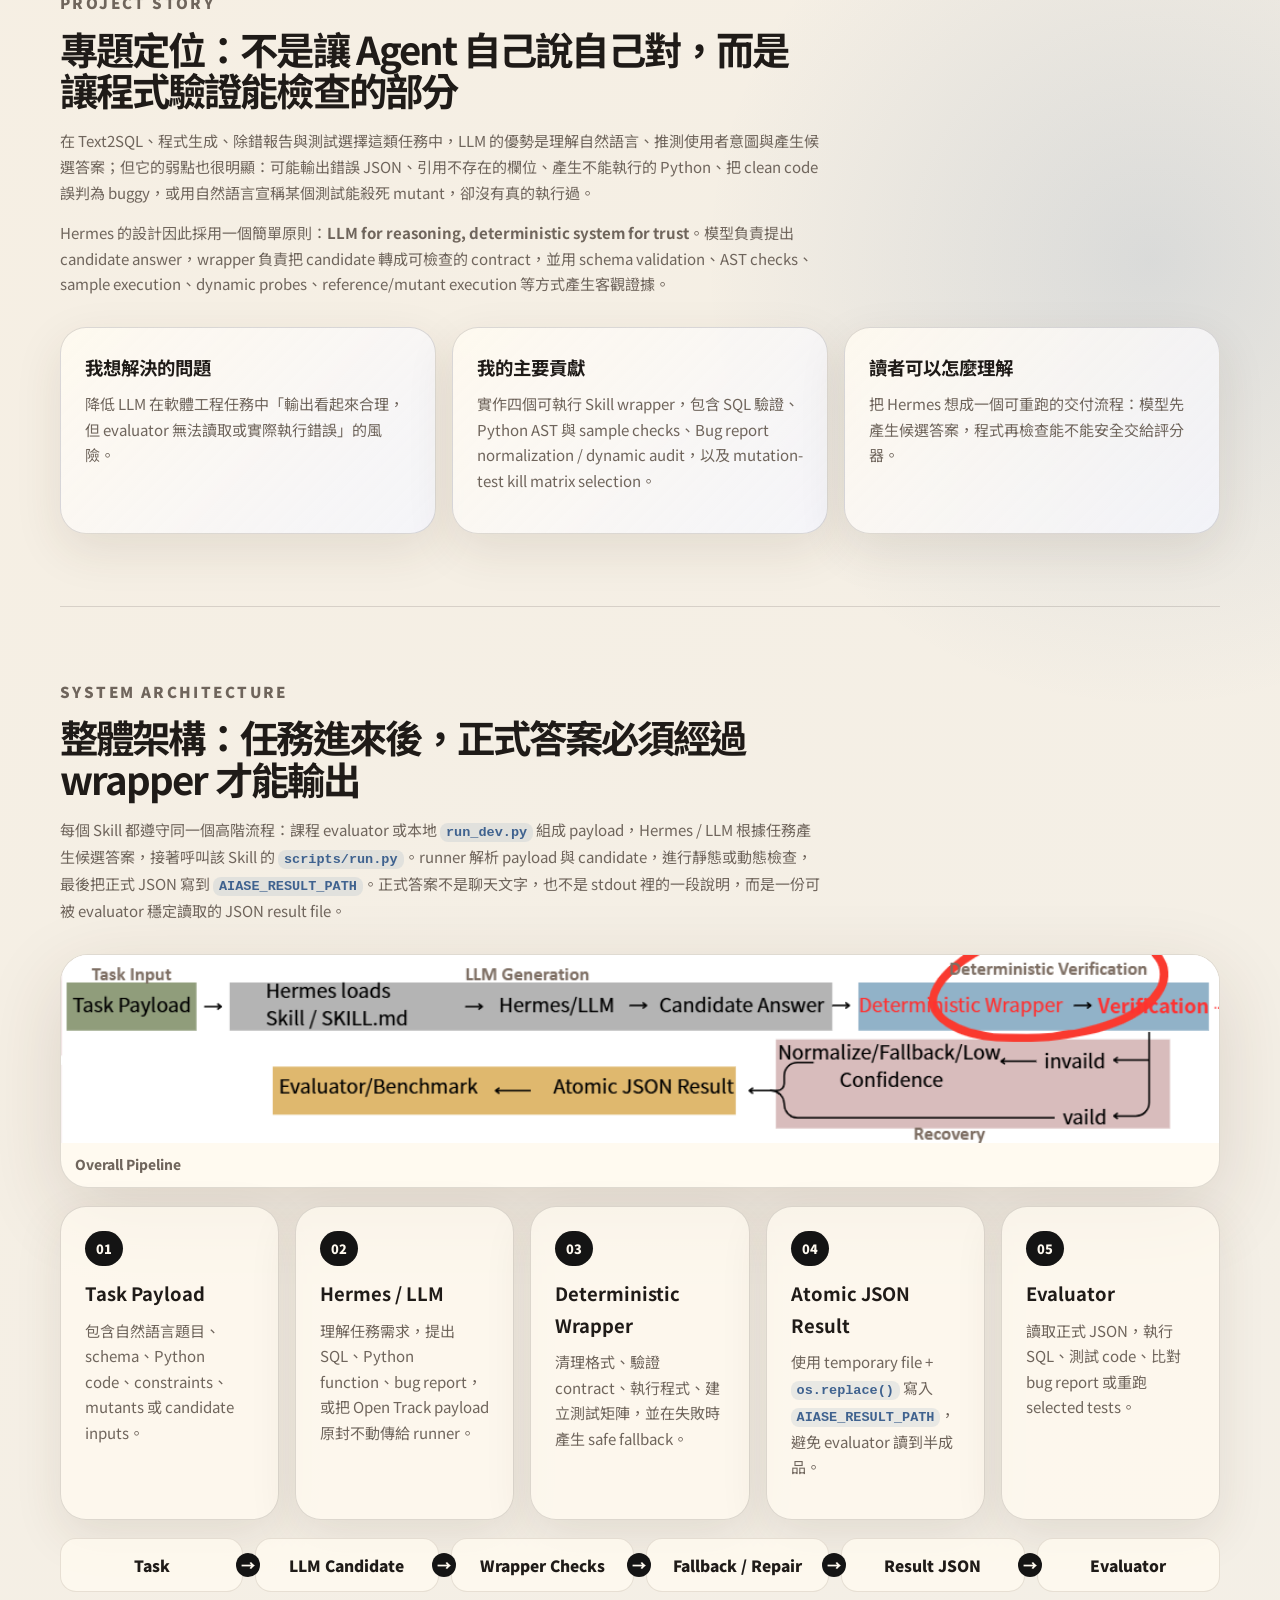
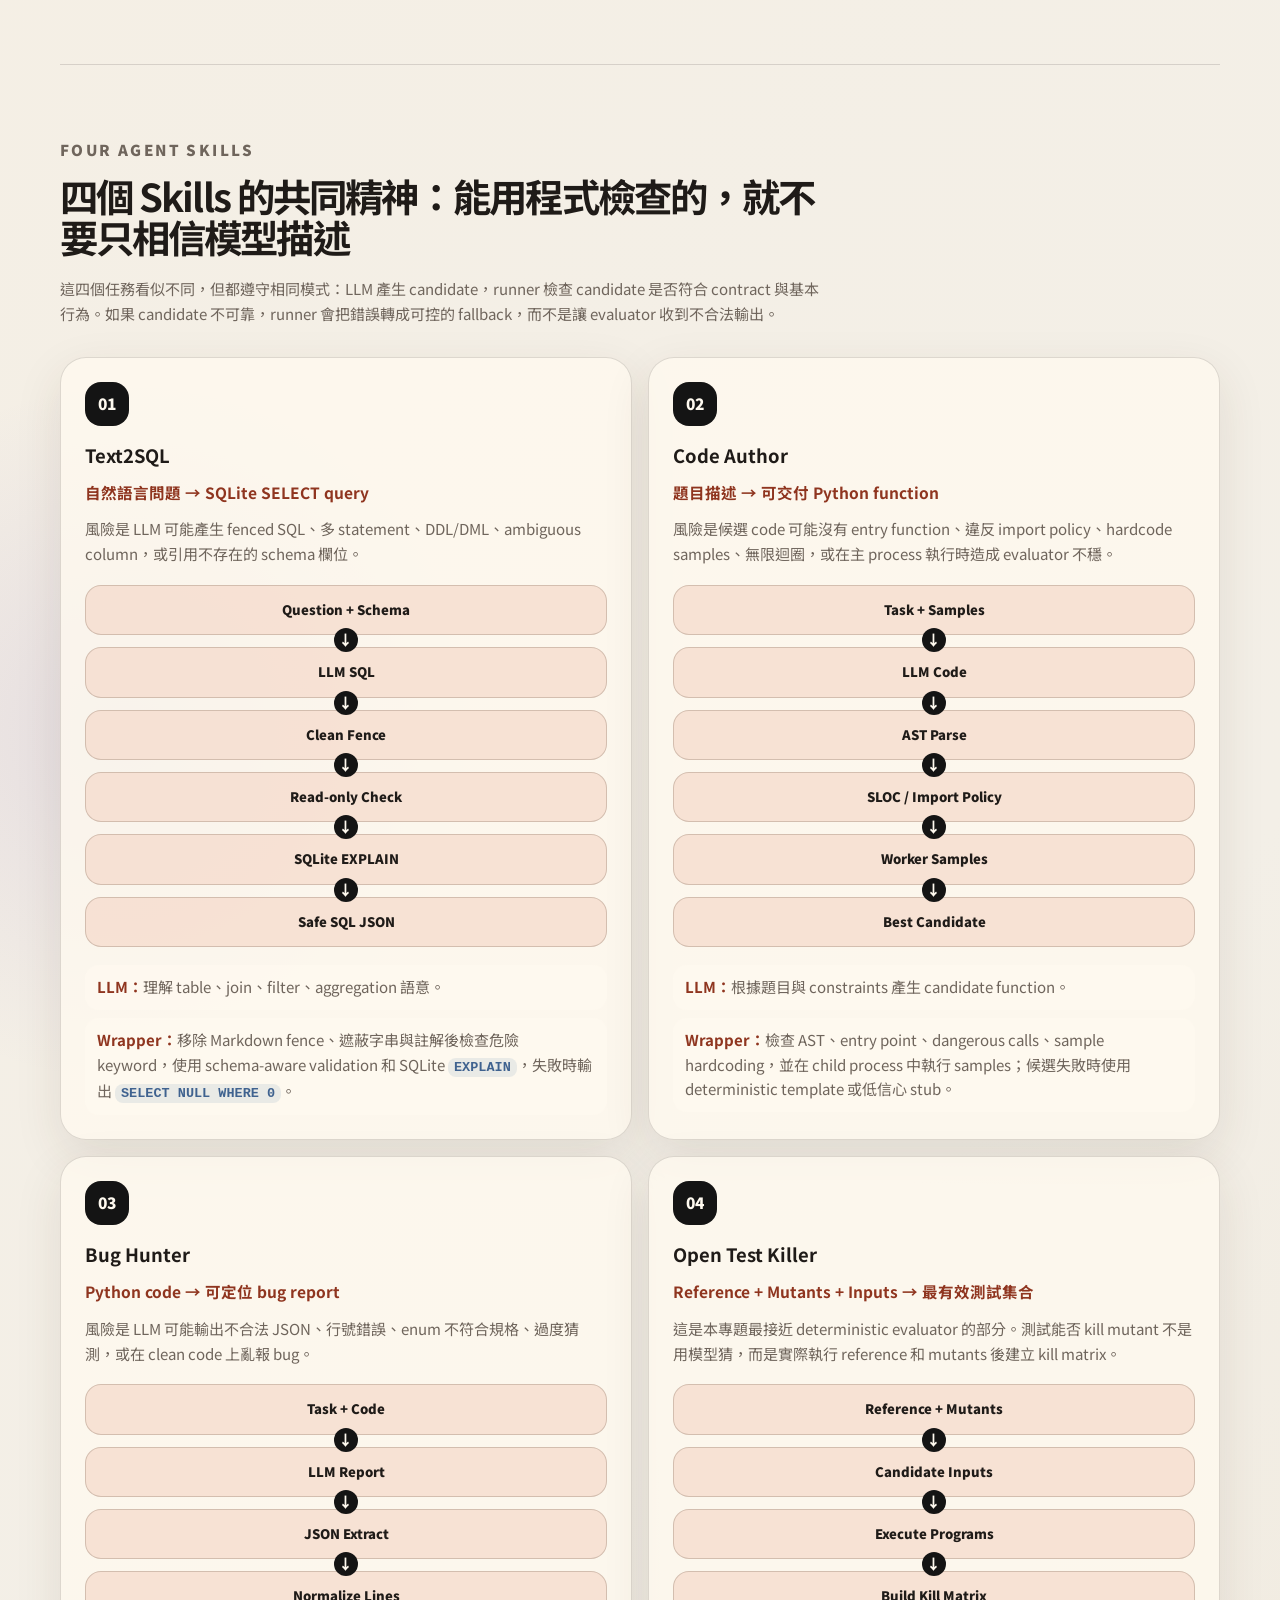
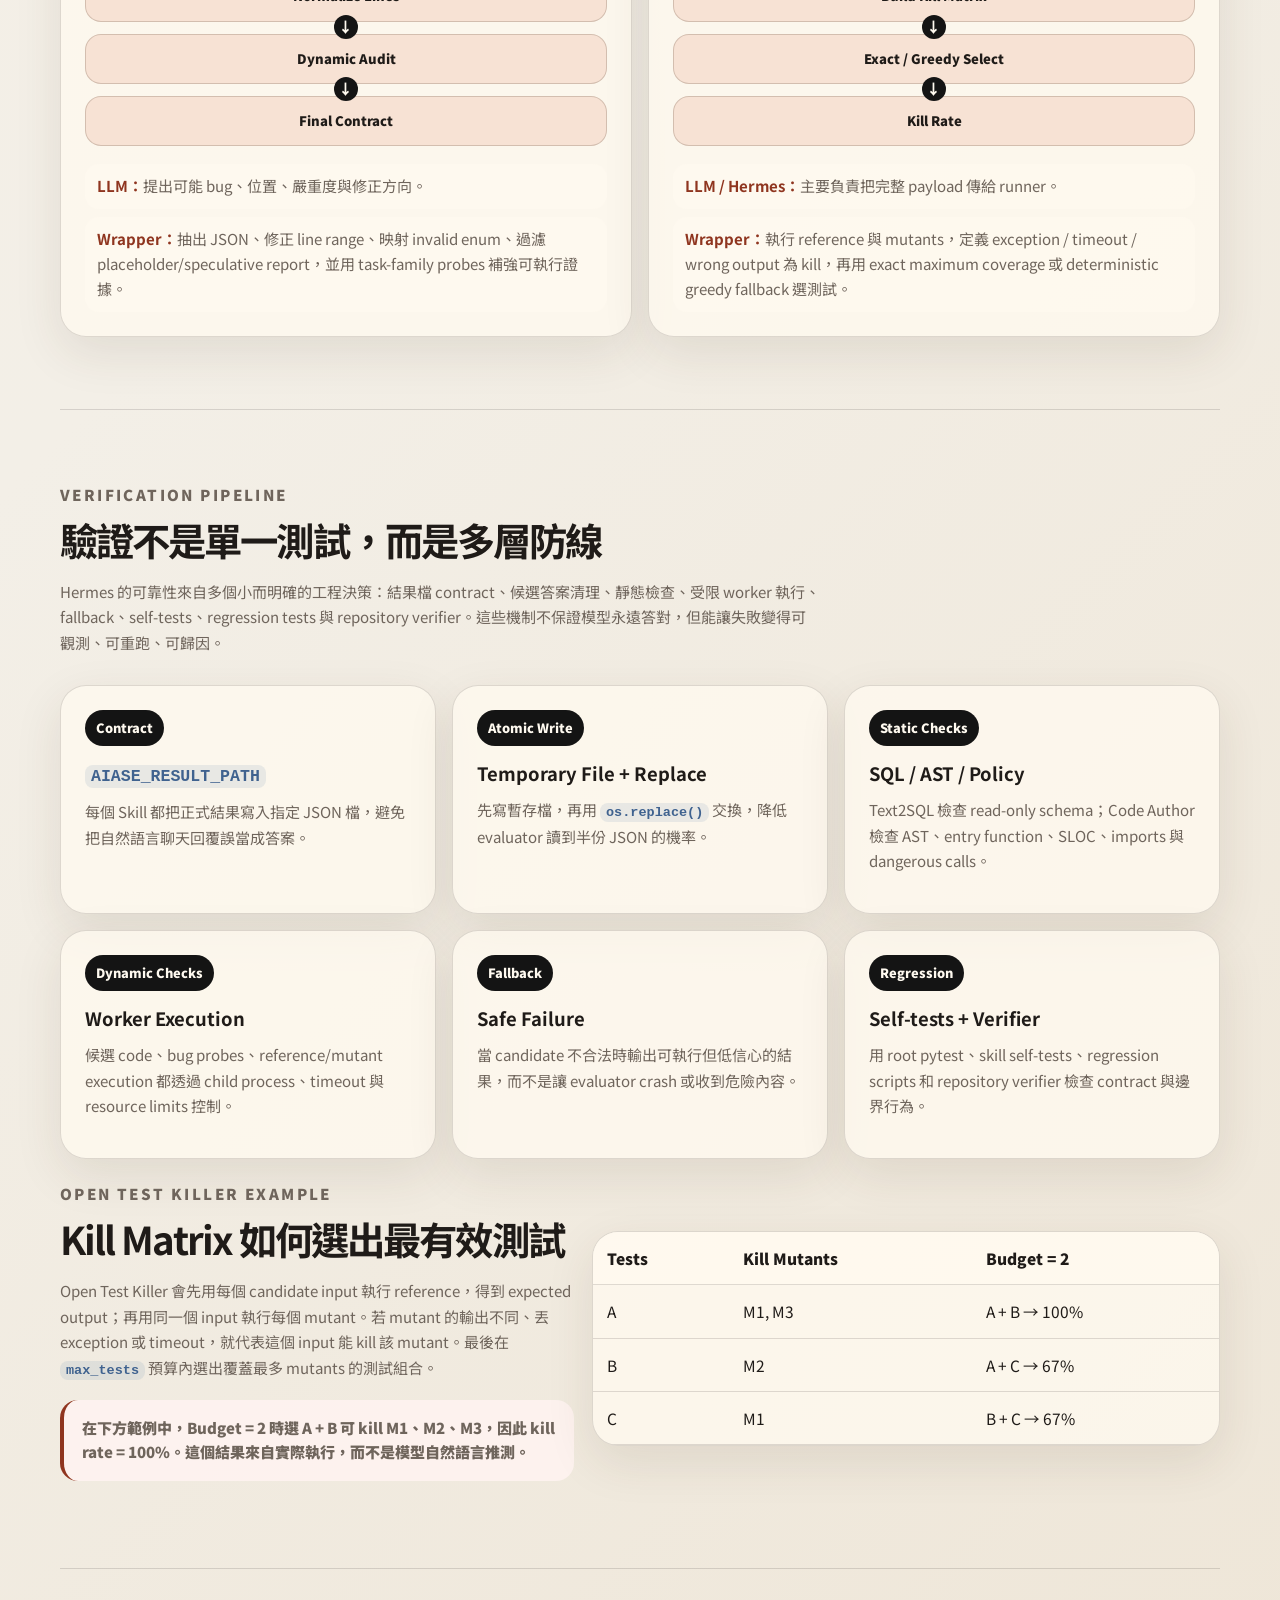
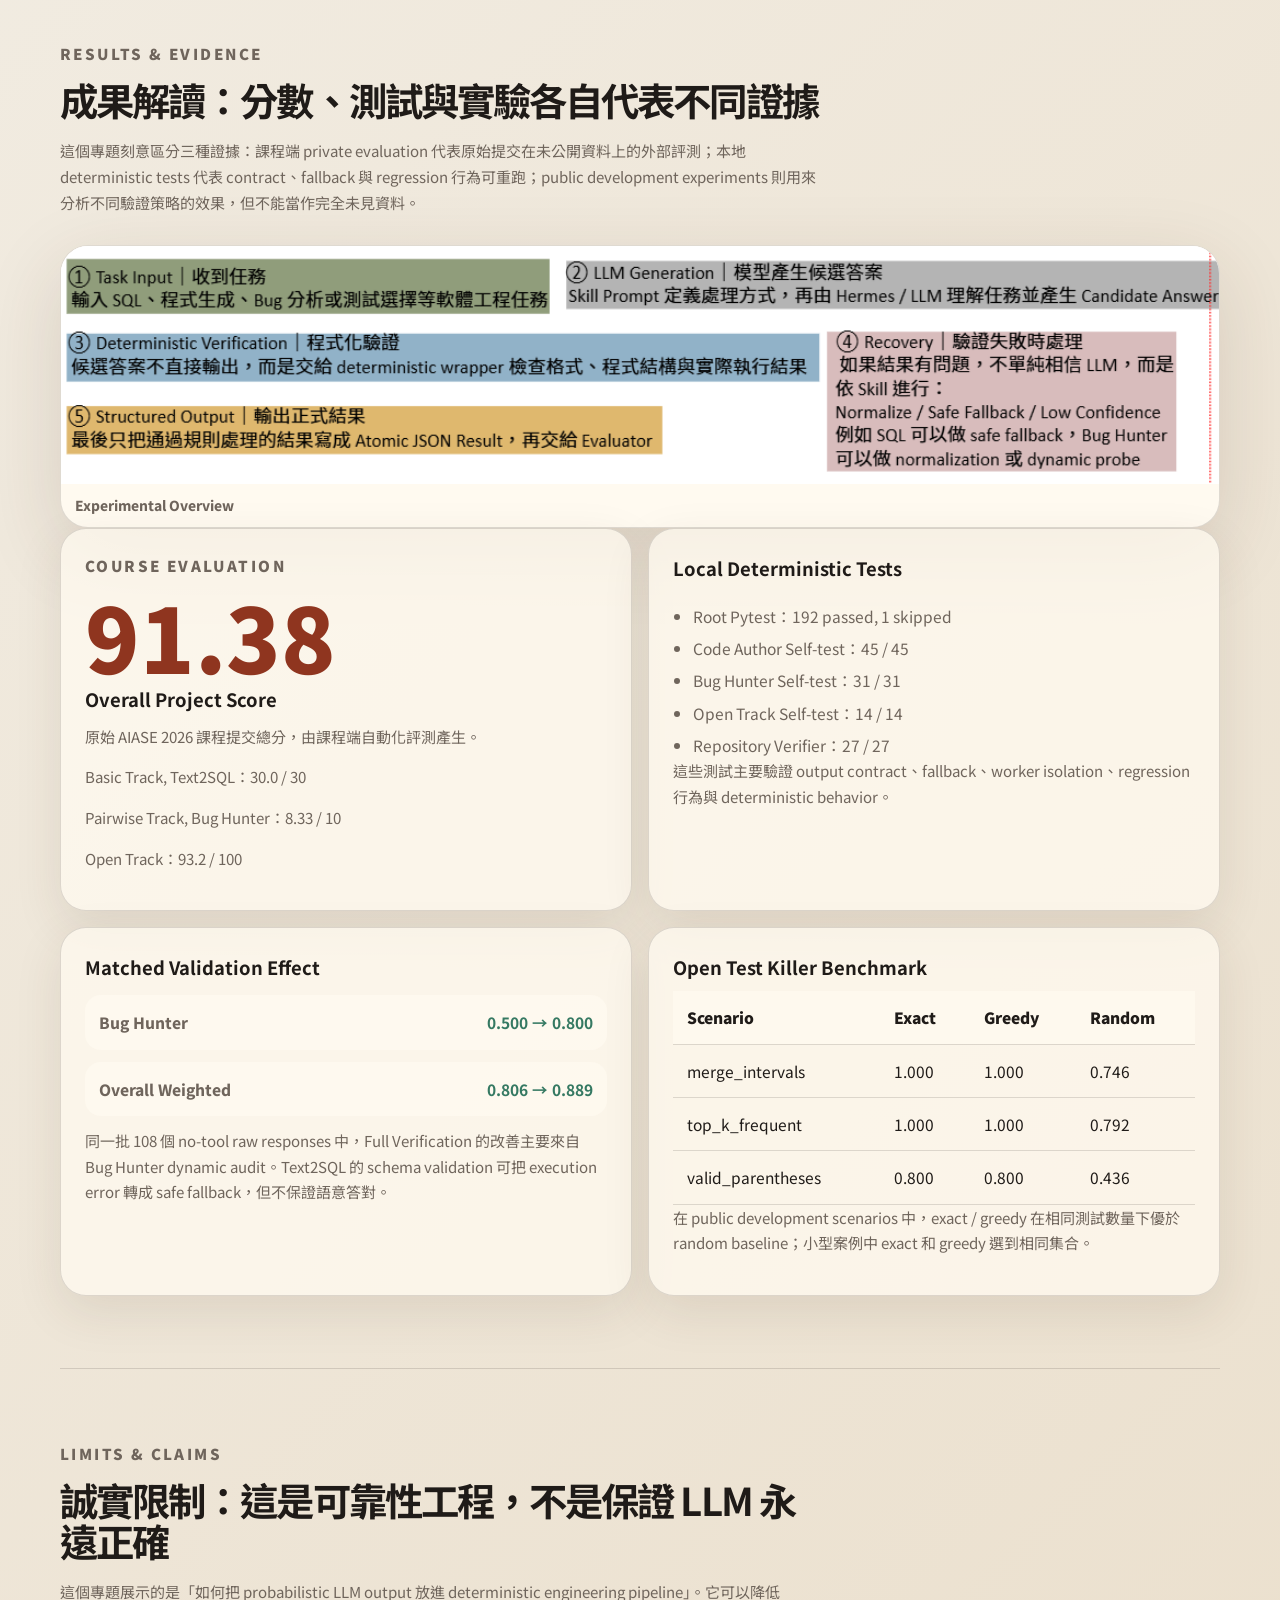
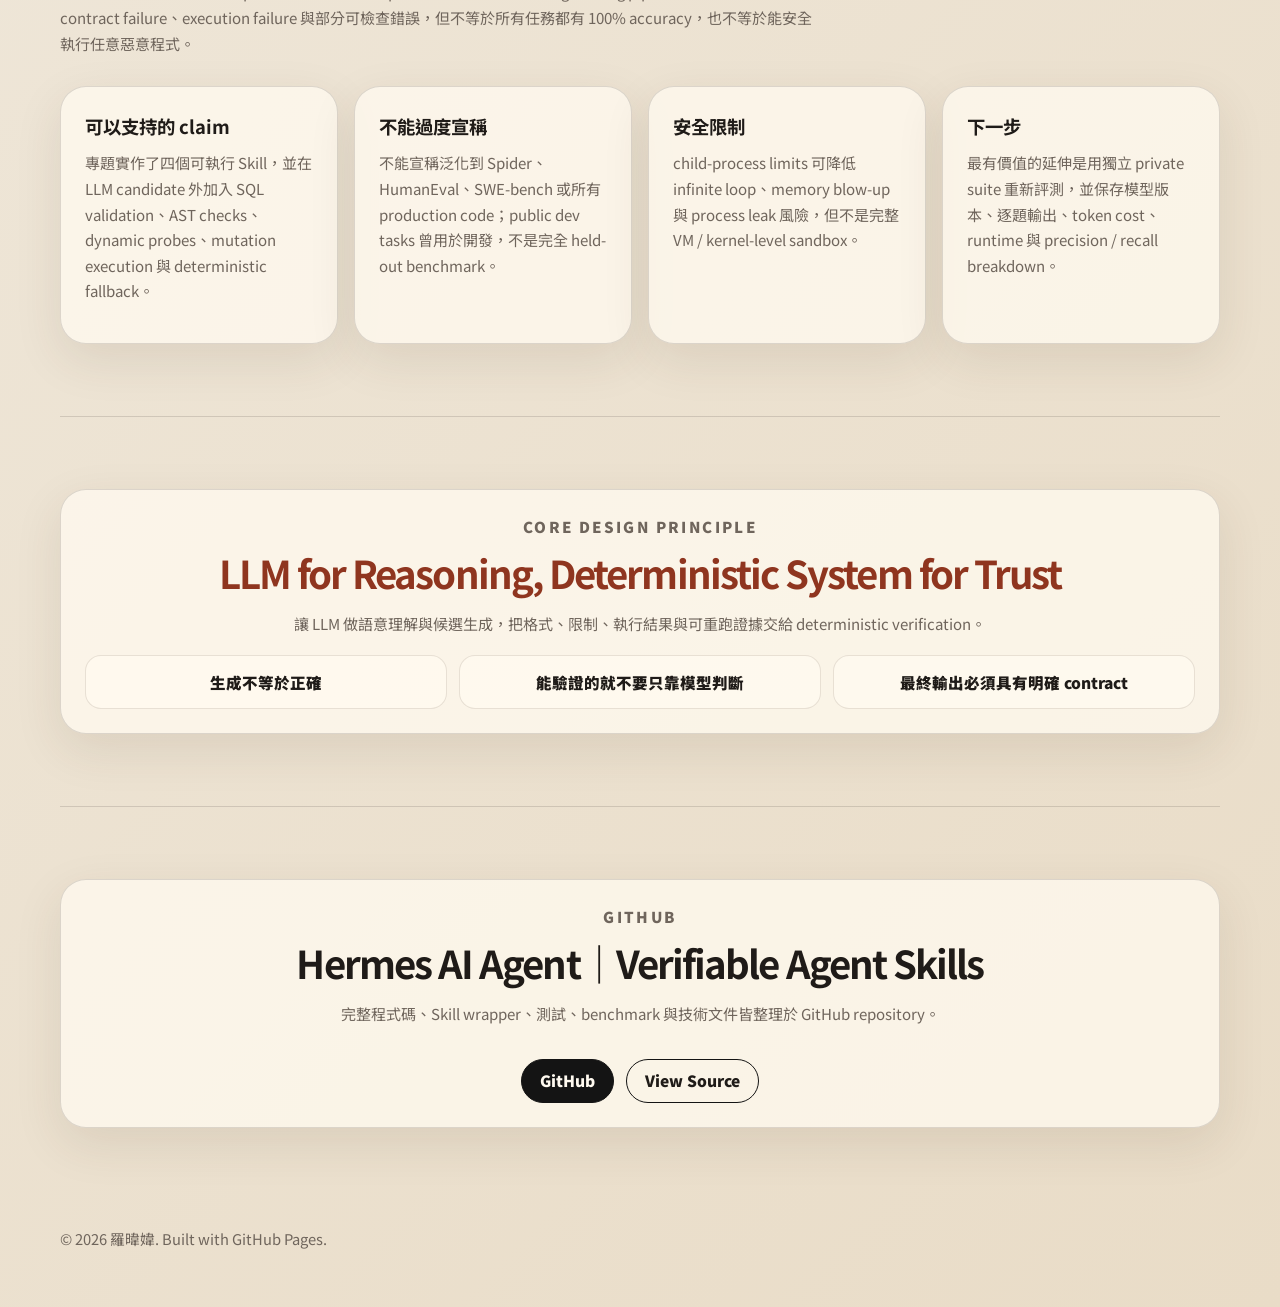
<file: project-hermes.html>
<!doctype html>
<html lang="zh-Hant">
  <head>
    <meta charset="utf-8">
    <meta name="viewport" content="width=device-width, initial-scale=1">
    <meta name="description" content="Hermes AI Agent 專題詳細頁：以 deterministic verification 包住 LLM 生成結果，實作 Text2SQL、Code Author、Bug Hunter 與 Open Test Killer。">
    <title>Hermes AI Agent｜Verifiable Agent Skills | 羅暐媁</title>
    <link rel="preconnect" href="https://fonts.googleapis.com">
    <link rel="preconnect" href="https://fonts.gstatic.com" crossorigin>
    <link href="https://fonts.googleapis.com/css2?family=Noto+Sans+TC:wght@400;500;700;900&display=swap" rel="stylesheet">
    <link rel="stylesheet" href="styles.css">
  </head>
  <body>
    <header class="site-header">
      <nav class="nav" aria-label="主要導覽">
        <a class="logo" href="index.html">LOWEIWEI</a>
        <div class="nav-links">
          <a href="index.html">首頁</a>
          <a href="journey.html">學期經歷</a>
          <a class="active" href="projects.html">作品集</a>
          <a href="resume.html">履歷聯絡</a>
        </div>
      </nav>
    </header>

    <nav class="research-subnav" aria-label="Hermes AI Agent 頁面導覽">
      <a href="#overview">Overview</a>
      <a href="#story">Story</a>
      <a href="#architecture">Architecture</a>
      <a href="#skills">Skills</a>
      <a href="#verification">Verification</a>
      <a href="#results">Results</a>
      <a href="#limits">Limits</a>
      <a href="#github">GitHub</a>
    </nav>

    <main class="hermes-page">
      <section id="overview" class="section hermes-hero">
        <div>
          <a class="back-link" href="projects.html">← 回作品集</a>
          <p class="eyebrow">LLM Agent / Verification / Software Engineering</p>
          <h1>Hermes AI Agent｜Verifiable Agent Skills</h1>
          <h2>跨校（成大）生成式 AI 與應用期末專題</h2>
          <p class="hero-text">這個專題的核心問題是：LLM 可以產生 SQL、Python code 或 bug report，但「看起來合理」不等於「格式正確、可以執行、真的符合任務」。因此我把 LLM 放在語意理解與候選答案生成的位置，再用 deterministic wrapper 負責格式檢查、靜態分析、程式執行、mutation testing、fallback 與結果檔輸出。</p>
          <div class="tag-list research-tags">
            <span>LLM Agent</span>
            <span>Verifiable AI</span>
            <span>Deterministic Verification</span>
            <span>Text2SQL</span>
            <span>Code Generation</span>
            <span>Bug Analysis</span>
            <span>Mutation Testing</span>
            <span>Regression Testing</span>
          </div>
          <div class="hero-actions">
            <a class="button primary" href="https://github.com/loweiwei/aiase-llm-agent-verification" target="_blank" rel="noreferrer">GitHub</a>
            <a class="button secondary" href="#results">Project Results</a>
          </div>
        </div>
      </section>

      <section id="outline" class="section hermes-section hermes-outline-section">
        <div class="section-heading wide-heading">
          <p class="eyebrow">Page Outline</p>
          <h2>閱讀大綱：從「為什麼要驗證」一路讀到四個 Agent Skills</h2>
          <p>這頁會用讀者容易理解的順序介紹 Hermes：先說明 LLM 在軟體工程任務中容易出錯的地方，再說明整體架構如何把生成與驗證分開，接著逐一拆解 Text2SQL、Code Author、Bug Hunter、Open Test Killer，最後解讀課程評測、本地測試與專題限制。</p>
        </div>
        <nav class="hermes-roadmap" aria-label="Hermes AI Agent 頁面目錄">
          <a href="#story"><span>01</span><div><strong>Project Story</strong><small>問題背景與核心設計原則</small></div></a>
          <a href="#architecture"><span>02</span><div><strong>System Architecture</strong><small>Hermes、LLM、wrapper、evaluator 如何分工</small></div></a>
          <a href="#skills"><span>03</span><div><strong>Four Agent Skills</strong><small>四個任務各自的輸入、驗證與 fallback</small></div></a>
          <a href="#verification"><span>04</span><div><strong>Verification Pipeline</strong><small>JSON contract、atomic write、worker isolation、測試矩陣</small></div></a>
          <a href="#results"><span>05</span><div><strong>Results & Evidence</strong><small>課程評分、本地測試與 component comparison</small></div></a>
          <a href="#limits"><span>06</span><div><strong>Limits & Claims</strong><small>哪些能宣稱、哪些不能過度解讀</small></div></a>
        </nav>
      </section>

      <section id="story" class="section hermes-section">
        <div class="section-heading wide-heading">
          <p class="eyebrow">Project Story</p>
          <h2>專題定位：不是讓 Agent 自己說自己對，而是讓程式驗證能檢查的部分</h2>
          <p>在 Text2SQL、程式生成、除錯報告與測試選擇這類任務中，LLM 的優勢是理解自然語言、推測使用者意圖與產生候選答案；但它的弱點也很明顯：可能輸出錯誤 JSON、引用不存在的欄位、產生不能執行的 Python、把 clean code 誤判為 buggy，或用自然語言宣稱某個測試能殺死 mutant，卻沒有真的執行過。</p>
          <p>Hermes 的設計因此採用一個簡單原則：<strong>LLM for reasoning, deterministic system for trust</strong>。模型負責提出 candidate answer，wrapper 負責把 candidate 轉成可檢查的 contract，並用 schema validation、AST checks、sample execution、dynamic probes、reference/mutant execution 等方式產生客觀證據。</p>
        </div>
        <div class="hermes-story-grid">
          <article><h3>我想解決的問題</h3><p>降低 LLM 在軟體工程任務中「輸出看起來合理，但 evaluator 無法讀取或實際執行錯誤」的風險。</p></article>
          <article><h3>我的主要貢獻</h3><p>實作四個可執行 Skill wrapper，包含 SQL 驗證、Python AST 與 sample checks、Bug report normalization / dynamic audit，以及 mutation-test kill matrix selection。</p></article>
          <article><h3>讀者可以怎麼理解</h3><p>把 Hermes 想成一個可重跑的交付流程：模型先產生候選答案，程式再檢查能不能安全交給評分器。</p></article>
        </div>
      </section>

      <section id="architecture" class="section hermes-section">
        <div class="section-heading wide-heading">
          <p class="eyebrow">System Architecture</p>
          <h2>整體架構：任務進來後，正式答案必須經過 wrapper 才能輸出</h2>
          <p>每個 Skill 都遵守同一個高階流程：課程 evaluator 或本地 <code>run_dev.py</code> 組成 payload，Hermes / LLM 根據任務產生候選答案，接著呼叫該 Skill 的 <code>scripts/run.py</code>。runner 解析 payload 與 candidate，進行靜態或動態檢查，最後把正式 JSON 寫到 <code>AIASE_RESULT_PATH</code>。正式答案不是聊天文字，也不是 stdout 裡的一段說明，而是一份可被 evaluator 穩定讀取的 JSON result file。</p>
        </div>
        <a class="hermes-figure" href="#lightbox-hermes-pipeline" aria-label="放大 Hermes Overall Pipeline 圖">
          <img src="images/HERMES/HERMES.png" alt="Hermes AI Agent overall pipeline">
          <span>Overall Pipeline</span>
        </a>
        <div class="hermes-architecture-map">
          <article><span>01</span><h3>Task Payload</h3><p>包含自然語言題目、schema、Python code、constraints、mutants 或 candidate inputs。</p></article>
          <article><span>02</span><h3>Hermes / LLM</h3><p>理解任務需求，提出 SQL、Python function、bug report，或把 Open Track payload 原封不動傳給 runner。</p></article>
          <article><span>03</span><h3>Deterministic Wrapper</h3><p>清理格式、驗證 contract、執行程式、建立測試矩陣，並在失敗時產生 safe fallback。</p></article>
          <article><span>04</span><h3>Atomic JSON Result</h3><p>使用 temporary file + <code>os.replace()</code> 寫入 <code>AIASE_RESULT_PATH</code>，避免 evaluator 讀到半成品。</p></article>
          <article><span>05</span><h3>Evaluator</h3><p>讀取正式 JSON，執行 SQL、測試 code、比對 bug report 或重跑 selected tests。</p></article>
        </div>
        <div class="hermes-trust-chain">
          <span>Task</span><span>LLM Candidate</span><span>Wrapper Checks</span><span>Fallback / Repair</span><span>Result JSON</span><span>Evaluator</span>
        </div>
      </section>

      <section id="skills" class="section hermes-section">
        <div class="section-heading wide-heading">
          <p class="eyebrow">Four Agent Skills</p>
          <h2>四個 Skills 的共同精神：能用程式檢查的，就不要只相信模型描述</h2>
          <p>這四個任務看似不同，但都遵守相同模式：LLM 產生 candidate，runner 檢查 candidate 是否符合 contract 與基本行為。如果 candidate 不可靠，runner 會把錯誤轉成可控的 fallback，而不是讓 evaluator 收到不合法輸出。</p>
        </div>
        <div class="skill-card-grid hermes-skill-detail-grid">
          <article class="skill-card hermes-skill-module">
            <p class="skill-index">01</p>
            <h3>Text2SQL</h3>
            <strong>自然語言問題 → SQLite SELECT query</strong>
            <p>風險是 LLM 可能產生 fenced SQL、多 statement、DDL/DML、ambiguous column，或引用不存在的 schema 欄位。</p>
            <div class="skill-flow"><span>Question + Schema</span><span>LLM SQL</span><span>Clean Fence</span><span>Read-only Check</span><span>SQLite EXPLAIN</span><span>Safe SQL JSON</span></div>
            <div class="skill-responsibility"><p><strong>LLM：</strong>理解 table、join、filter、aggregation 語意。</p><p><strong>Wrapper：</strong>移除 Markdown fence、遮蔽字串與註解後檢查危險 keyword，使用 schema-aware validation 和 SQLite <code>EXPLAIN</code>，失敗時輸出 <code>SELECT NULL WHERE 0</code>。</p></div>
          </article>
          <article class="skill-card hermes-skill-module">
            <p class="skill-index">02</p>
            <h3>Code Author</h3>
            <strong>題目描述 → 可交付 Python function</strong>
            <p>風險是候選 code 可能沒有 entry function、違反 import policy、hardcode samples、無限迴圈，或在主 process 執行時造成 evaluator 不穩。</p>
            <div class="skill-flow"><span>Task + Samples</span><span>LLM Code</span><span>AST Parse</span><span>SLOC / Import Policy</span><span>Worker Samples</span><span>Best Candidate</span></div>
            <div class="skill-responsibility"><p><strong>LLM：</strong>根據題目與 constraints 產生 candidate function。</p><p><strong>Wrapper：</strong>檢查 AST、entry point、dangerous calls、sample hardcoding，並在 child process 中執行 samples；候選失敗時使用 deterministic template 或低信心 stub。</p></div>
          </article>
          <article class="skill-card hermes-skill-module">
            <p class="skill-index">03</p>
            <h3>Bug Hunter</h3>
            <strong>Python code → 可定位 bug report</strong>
            <p>風險是 LLM 可能輸出不合法 JSON、行號錯誤、enum 不符合規格、過度猜測，或在 clean code 上亂報 bug。</p>
            <div class="skill-flow"><span>Task + Code</span><span>LLM Report</span><span>JSON Extract</span><span>Normalize Lines</span><span>Dynamic Audit</span><span>Final Contract</span></div>
            <div class="skill-responsibility"><p><strong>LLM：</strong>提出可能 bug、位置、嚴重度與修正方向。</p><p><strong>Wrapper：</strong>抽出 JSON、修正 line range、映射 invalid enum、過濾 placeholder/speculative report，並用 task-family probes 補強可執行證據。</p></div>
          </article>
          <article class="skill-card hermes-skill-module">
            <p class="skill-index">04</p>
            <h3>Open Test Killer</h3>
            <strong>Reference + Mutants + Inputs → 最有效測試集合</strong>
            <p>這是本專題最接近 deterministic evaluator 的部分。測試能否 kill mutant 不是用模型猜，而是實際執行 reference 和 mutants 後建立 kill matrix。</p>
            <div class="skill-flow"><span>Reference + Mutants</span><span>Candidate Inputs</span><span>Execute Programs</span><span>Build Kill Matrix</span><span>Exact / Greedy Select</span><span>Kill Rate</span></div>
            <div class="skill-responsibility"><p><strong>LLM / Hermes：</strong>主要負責把完整 payload 傳給 runner。</p><p><strong>Wrapper：</strong>執行 reference 與 mutants，定義 exception / timeout / wrong output 為 kill，再用 exact maximum coverage 或 deterministic greedy fallback 選測試。</p></div>
          </article>
        </div>
      </section>

      <section id="verification" class="section hermes-section">
        <div class="section-heading wide-heading">
          <p class="eyebrow">Verification Pipeline</p>
          <h2>驗證不是單一測試，而是多層防線</h2>
          <p>Hermes 的可靠性來自多個小而明確的工程決策：結果檔 contract、候選答案清理、靜態檢查、受限 worker 執行、fallback、self-tests、regression tests 與 repository verifier。這些機制不保證模型永遠答對，但能讓失敗變得可觀測、可重跑、可歸因。</p>
        </div>
        <div class="hermes-evidence-grid">
          <article><span>Contract</span><h3><code>AIASE_RESULT_PATH</code></h3><p>每個 Skill 都把正式結果寫入指定 JSON 檔，避免把自然語言聊天回覆誤當成答案。</p></article>
          <article><span>Atomic Write</span><h3>Temporary File + Replace</h3><p>先寫暫存檔，再用 <code>os.replace()</code> 交換，降低 evaluator 讀到半份 JSON 的機率。</p></article>
          <article><span>Static Checks</span><h3>SQL / AST / Policy</h3><p>Text2SQL 檢查 read-only schema；Code Author 檢查 AST、entry function、SLOC、imports 與 dangerous calls。</p></article>
          <article><span>Dynamic Checks</span><h3>Worker Execution</h3><p>候選 code、bug probes、reference/mutant execution 都透過 child process、timeout 與 resource limits 控制。</p></article>
          <article><span>Fallback</span><h3>Safe Failure</h3><p>當 candidate 不合法時輸出可執行但低信心的結果，而不是讓 evaluator crash 或收到危險內容。</p></article>
          <article><span>Regression</span><h3>Self-tests + Verifier</h3><p>用 root pytest、skill self-tests、regression scripts 和 repository verifier 檢查 contract 與邊界行為。</p></article>
        </div>
        <div class="hermes-open-layout">
          <div class="research-copy">
            <p class="eyebrow">Open Test Killer Example</p>
            <h2>Kill Matrix 如何選出最有效測試</h2>
            <p>Open Test Killer 會先用每個 candidate input 執行 reference，得到 expected output；再用同一個 input 執行每個 mutant。若 mutant 的輸出不同、丟 exception 或 timeout，就代表這個 input 能 kill 該 mutant。最後在 <code>max_tests</code> 預算內選出覆蓋最多 mutants 的測試組合。</p>
            <p class="hermes-highlight-note compact-note">在下方範例中，Budget = 2 時選 A + B 可 kill M1、M2、M3，因此 kill rate = 100%。這個結果來自實際執行，而不是模型自然語言推測。</p>
          </div>
          <div class="kill-matrix-card">
            <table>
              <thead><tr><th>Tests</th><th>Kill Mutants</th><th>Budget = 2</th></tr></thead>
              <tbody>
                <tr><td>A</td><td>M1, M3</td><td>A + B → 100%</td></tr>
                <tr><td>B</td><td>M2</td><td>A + C → 67%</td></tr>
                <tr><td>C</td><td>M1</td><td>B + C → 67%</td></tr>
              </tbody>
            </table>
          </div>
        </div>
      </section>

      <section id="results" class="section hermes-section">
        <div class="section-heading wide-heading">
          <p class="eyebrow">Results & Evidence</p>
          <h2>成果解讀：分數、測試與實驗各自代表不同證據</h2>
          <p>這個專題刻意區分三種證據：課程端 private evaluation 代表原始提交在未公開資料上的外部評測；本地 deterministic tests 代表 contract、fallback 與 regression 行為可重跑；public development experiments 則用來分析不同驗證策略的效果，但不能當作完全未見資料。</p>
        </div>
        <a class="hermes-figure hermes-exp-figure" href="#lightbox-hermes-exp" aria-label="放大 Hermes experimental results 圖">
          <img src="images/HERMES/HERMES_EXP.png" alt="Hermes AI Agent experimental results">
          <span>Experimental Overview</span>
        </a>
        <div class="result-card-grid hermes-results hermes-eval-grid">
          <article class="score-card">
            <p class="eyebrow">Course Evaluation</p>
            <p class="big-score">91.38</p>
            <h3>Overall Project Score</h3>
            <p>原始 AIASE 2026 課程提交總分，由課程端自動化評測產生。</p>
            <p>Basic Track, Text2SQL：30.0 / 30</p>
            <p>Pairwise Track, Bug Hunter：8.33 / 10</p>
            <p>Open Track：93.2 / 100</p>
          </article>
          <article>
            <h3>Local Deterministic Tests</h3>
            <ul class="compact-list">
              <li>Root Pytest：192 passed, 1 skipped</li>
              <li>Code Author Self-test：45 / 45</li>
              <li>Bug Hunter Self-test：31 / 31</li>
              <li>Open Track Self-test：14 / 14</li>
              <li>Repository Verifier：27 / 27</li>
            </ul>
            <p>這些測試主要驗證 output contract、fallback、worker isolation、regression 行為與 deterministic behavior。</p>
          </article>
          <article>
            <h3>Matched Validation Effect</h3>
            <div class="metric-pair"><span>Bug Hunter</span><strong>0.500 → 0.800</strong></div>
            <div class="metric-pair"><span>Overall Weighted</span><strong>0.806 → 0.889</strong></div>
            <p>同一批 108 個 no-tool raw responses 中，Full Verification 的改善主要來自 Bug Hunter dynamic audit。Text2SQL 的 schema validation 可把 execution error 轉成 safe fallback，但不保證語意答對。</p>
          </article>
          <article>
            <h3>Open Test Killer Benchmark</h3>
            <table class="mini-result-table">
              <thead><tr><th>Scenario</th><th>Exact</th><th>Greedy</th><th>Random</th></tr></thead>
              <tbody>
                <tr><td>merge_intervals</td><td>1.000</td><td>1.000</td><td>0.746</td></tr>
                <tr><td>top_k_frequent</td><td>1.000</td><td>1.000</td><td>0.792</td></tr>
                <tr><td>valid_parentheses</td><td>0.800</td><td>0.800</td><td>0.436</td></tr>
              </tbody>
            </table>
            <p>在 public development scenarios 中，exact / greedy 在相同測試數量下優於 random baseline；小型案例中 exact 和 greedy 選到相同集合。</p>
          </article>
        </div>
      </section>

      <section id="limits" class="section hermes-section">
        <div class="section-heading wide-heading">
          <p class="eyebrow">Limits & Claims</p>
          <h2>誠實限制：這是可靠性工程，不是保證 LLM 永遠正確</h2>
          <p>這個專題展示的是「如何把 probabilistic LLM output 放進 deterministic engineering pipeline」。它可以降低 contract failure、execution failure 與部分可檢查錯誤，但不等於所有任務都有 100% accuracy，也不等於能安全執行任意惡意程式。</p>
        </div>
        <div class="hermes-limit-grid">
          <article><h3>可以支持的 claim</h3><p>專題實作了四個可執行 Skill，並在 LLM candidate 外加入 SQL validation、AST checks、dynamic probes、mutation execution 與 deterministic fallback。</p></article>
          <article><h3>不能過度宣稱</h3><p>不能宣稱泛化到 Spider、HumanEval、SWE-bench 或所有 production code；public dev tasks 曾用於開發，不是完全 held-out benchmark。</p></article>
          <article><h3>安全限制</h3><p>child-process limits 可降低 infinite loop、memory blow-up 與 process leak 風險，但不是完整 VM / kernel-level sandbox。</p></article>
          <article><h3>下一步</h3><p>最有價值的延伸是用獨立 private suite 重新評測，並保存模型版本、逐題輸出、token cost、runtime 與 precision / recall breakdown。</p></article>
        </div>
      </section>

      <section class="section hermes-section">
        <div class="core-principle-card">
          <p class="eyebrow">Core Design Principle</p>
          <h2>LLM for Reasoning, Deterministic System for Trust</h2>
          <p>讓 LLM 做語意理解與候選生成，把格式、限制、執行結果與可重跑證據交給 deterministic verification。</p>
          <div class="principle-points"><span>生成不等於正確</span><span>能驗證的就不要只靠模型判斷</span><span>最終輸出必須具有明確 contract</span></div>
        </div>
      </section>

      <section id="github" class="section hermes-section">
        <div class="github-card">
          <p class="eyebrow">GitHub</p>
          <h2>Hermes AI Agent｜Verifiable Agent Skills</h2>
          <p>完整程式碼、Skill wrapper、測試、benchmark 與技術文件皆整理於 GitHub repository。</p>
          <div class="hero-actions">
            <a class="button primary" href="https://github.com/loweiwei/aiase-llm-agent-verification" target="_blank" rel="noreferrer">GitHub</a>
            <a class="button secondary" href="https://github.com/loweiwei/aiase-llm-agent-verification" target="_blank" rel="noreferrer">View Source</a>
          </div>
        </div>
      </section>
    </main>

    <div id="lightbox-hermes-pipeline" class="lightbox" aria-label="Hermes Overall Pipeline 放大">
      <a class="lightbox-close" href="#architecture">×</a>
      <img src="images/HERMES/HERMES.png" alt="Hermes overall pipeline enlarged">
    </div>
    <div id="lightbox-hermes-exp" class="lightbox" aria-label="Hermes experimental overview 放大">
      <a class="lightbox-close" href="#results">×</a>
      <img src="images/HERMES/HERMES_EXP.png" alt="Hermes experimental overview enlarged">
    </div>

    <footer class="footer"><p>© 2026 羅暐媁. Built with GitHub Pages.</p></footer>
  </body>
</html>
</file>
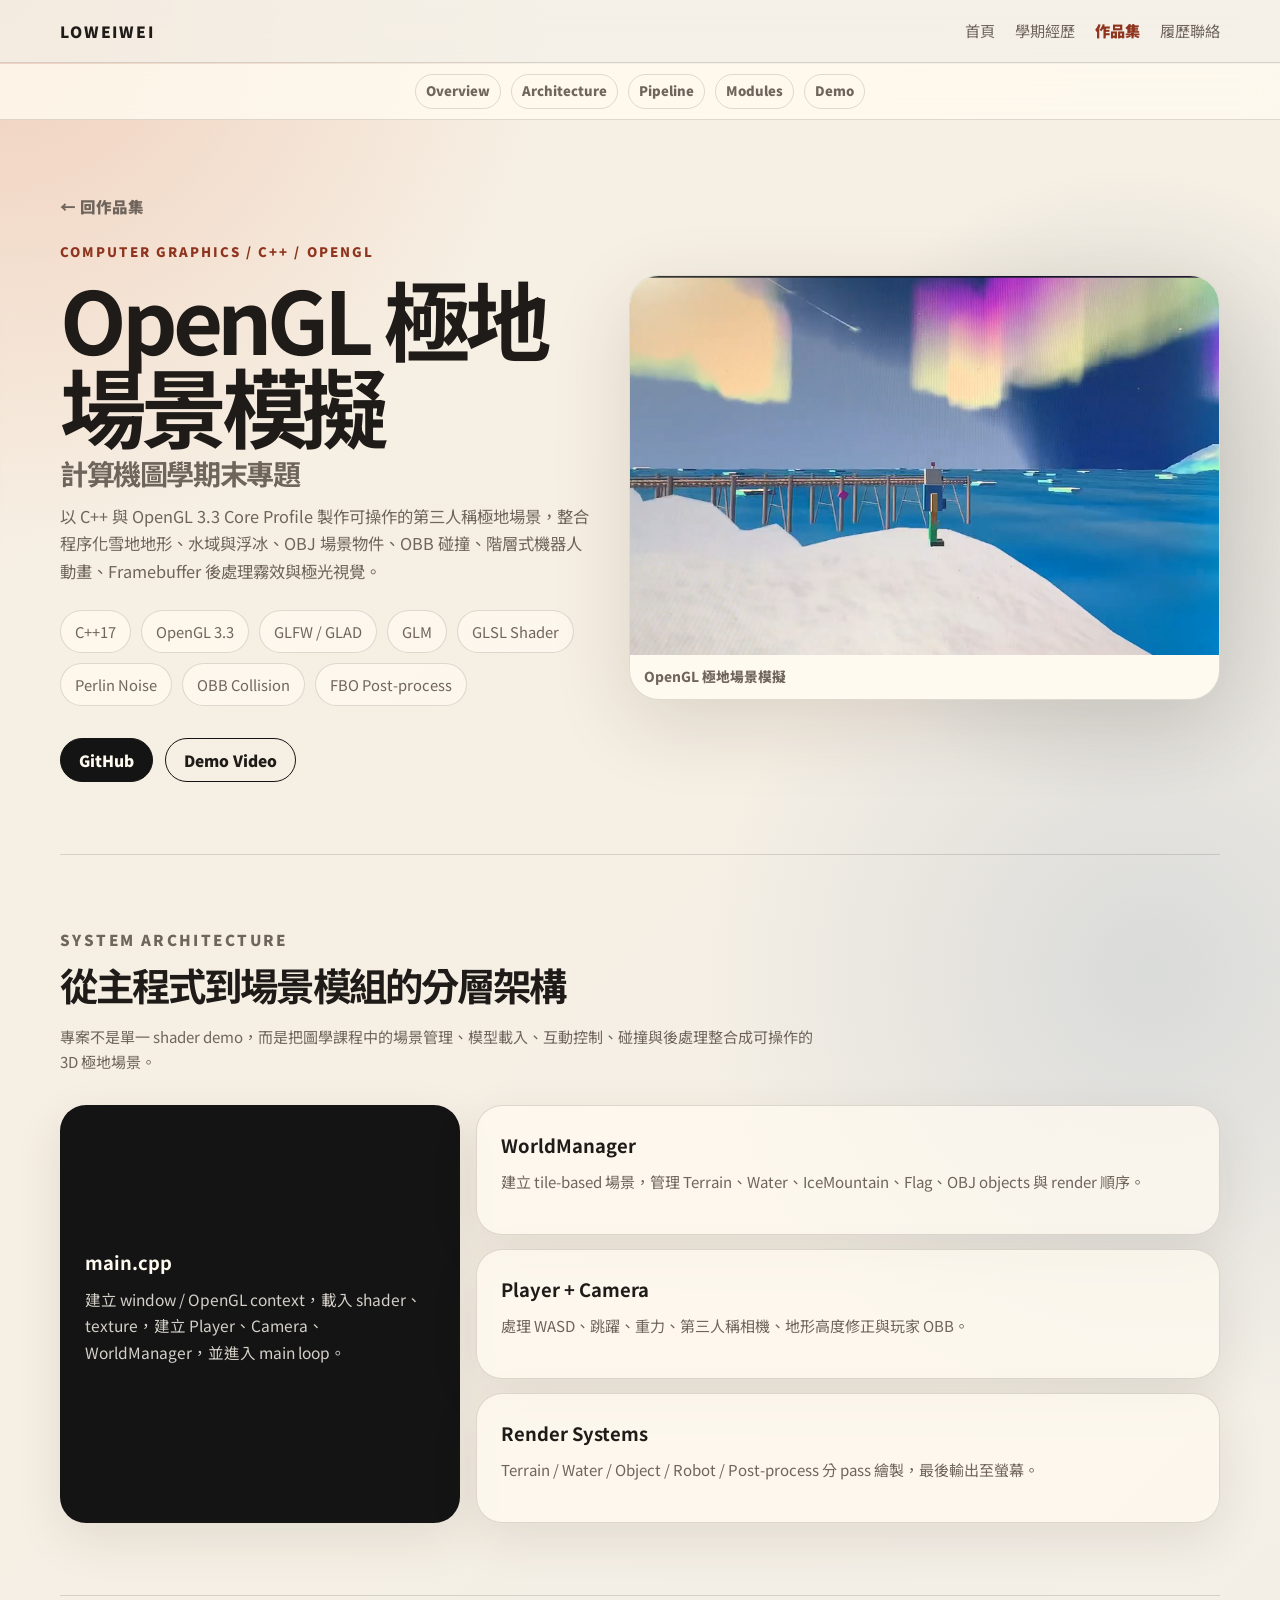
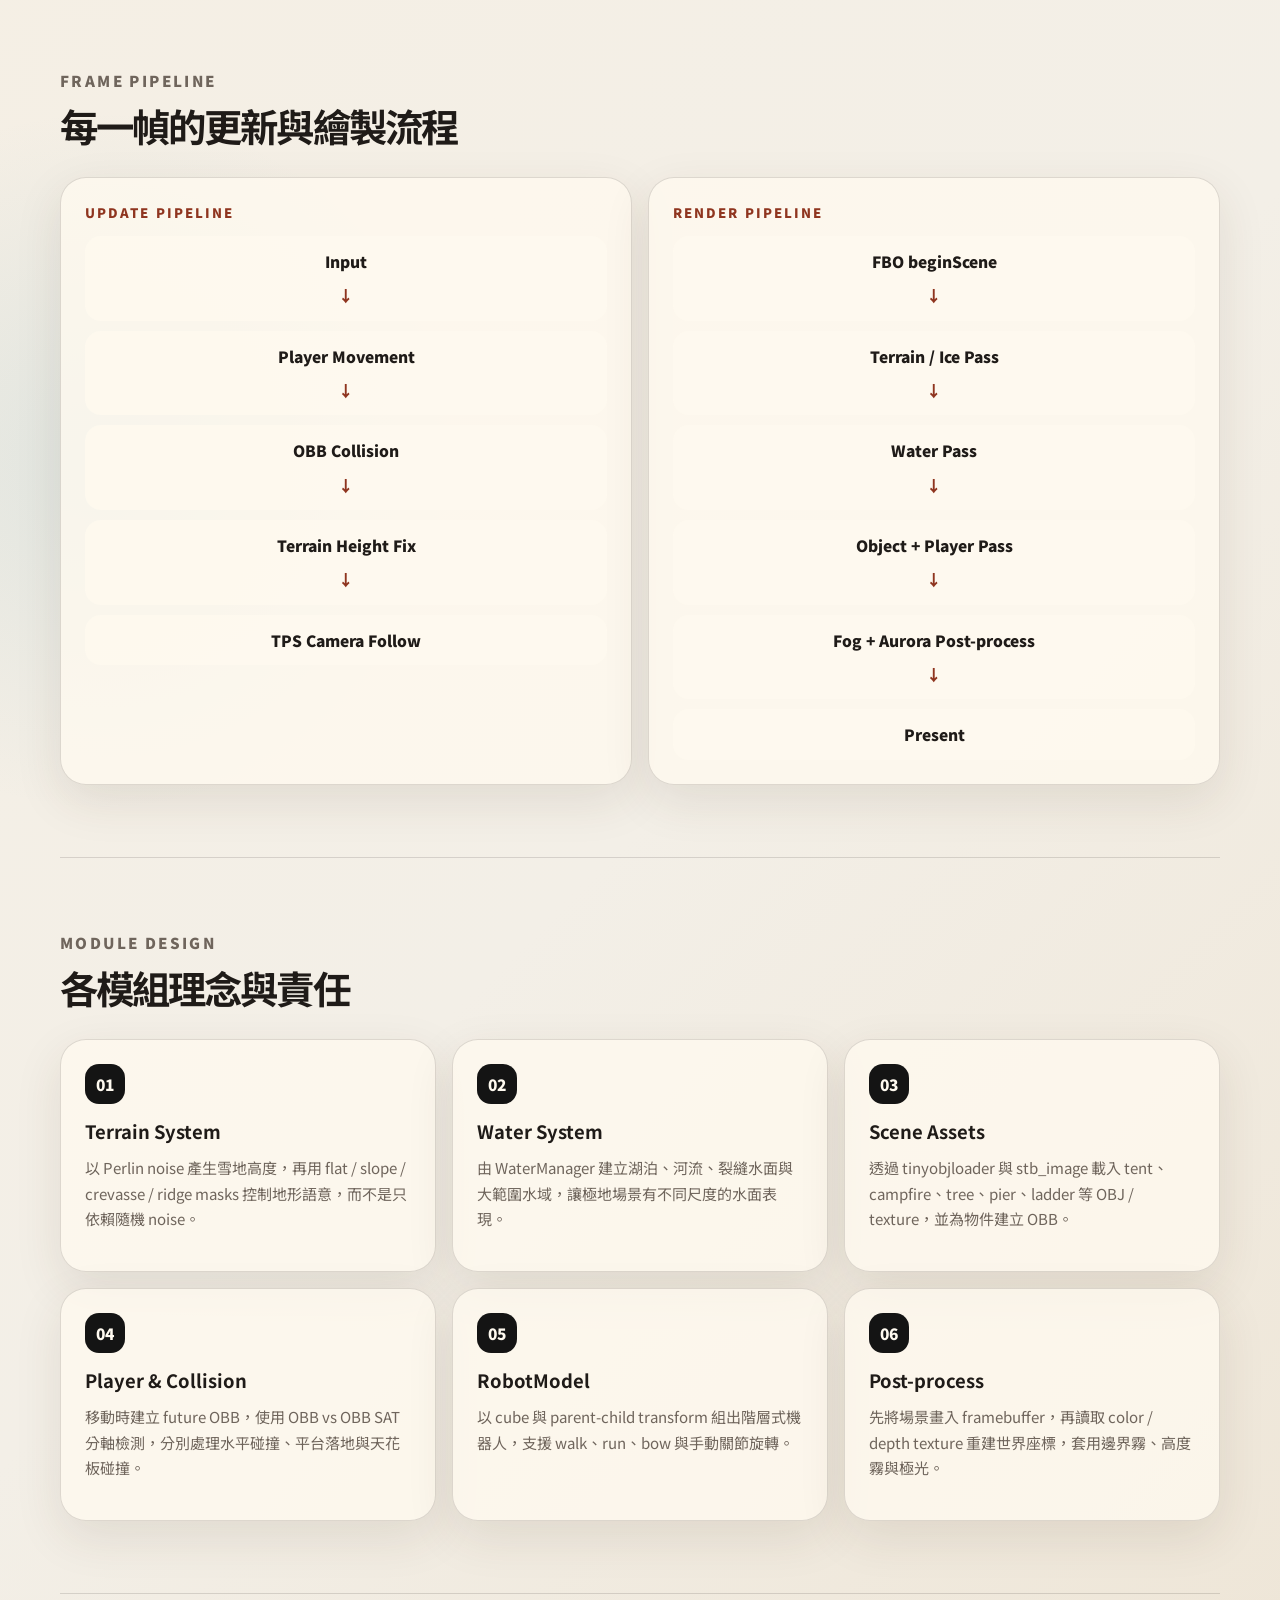
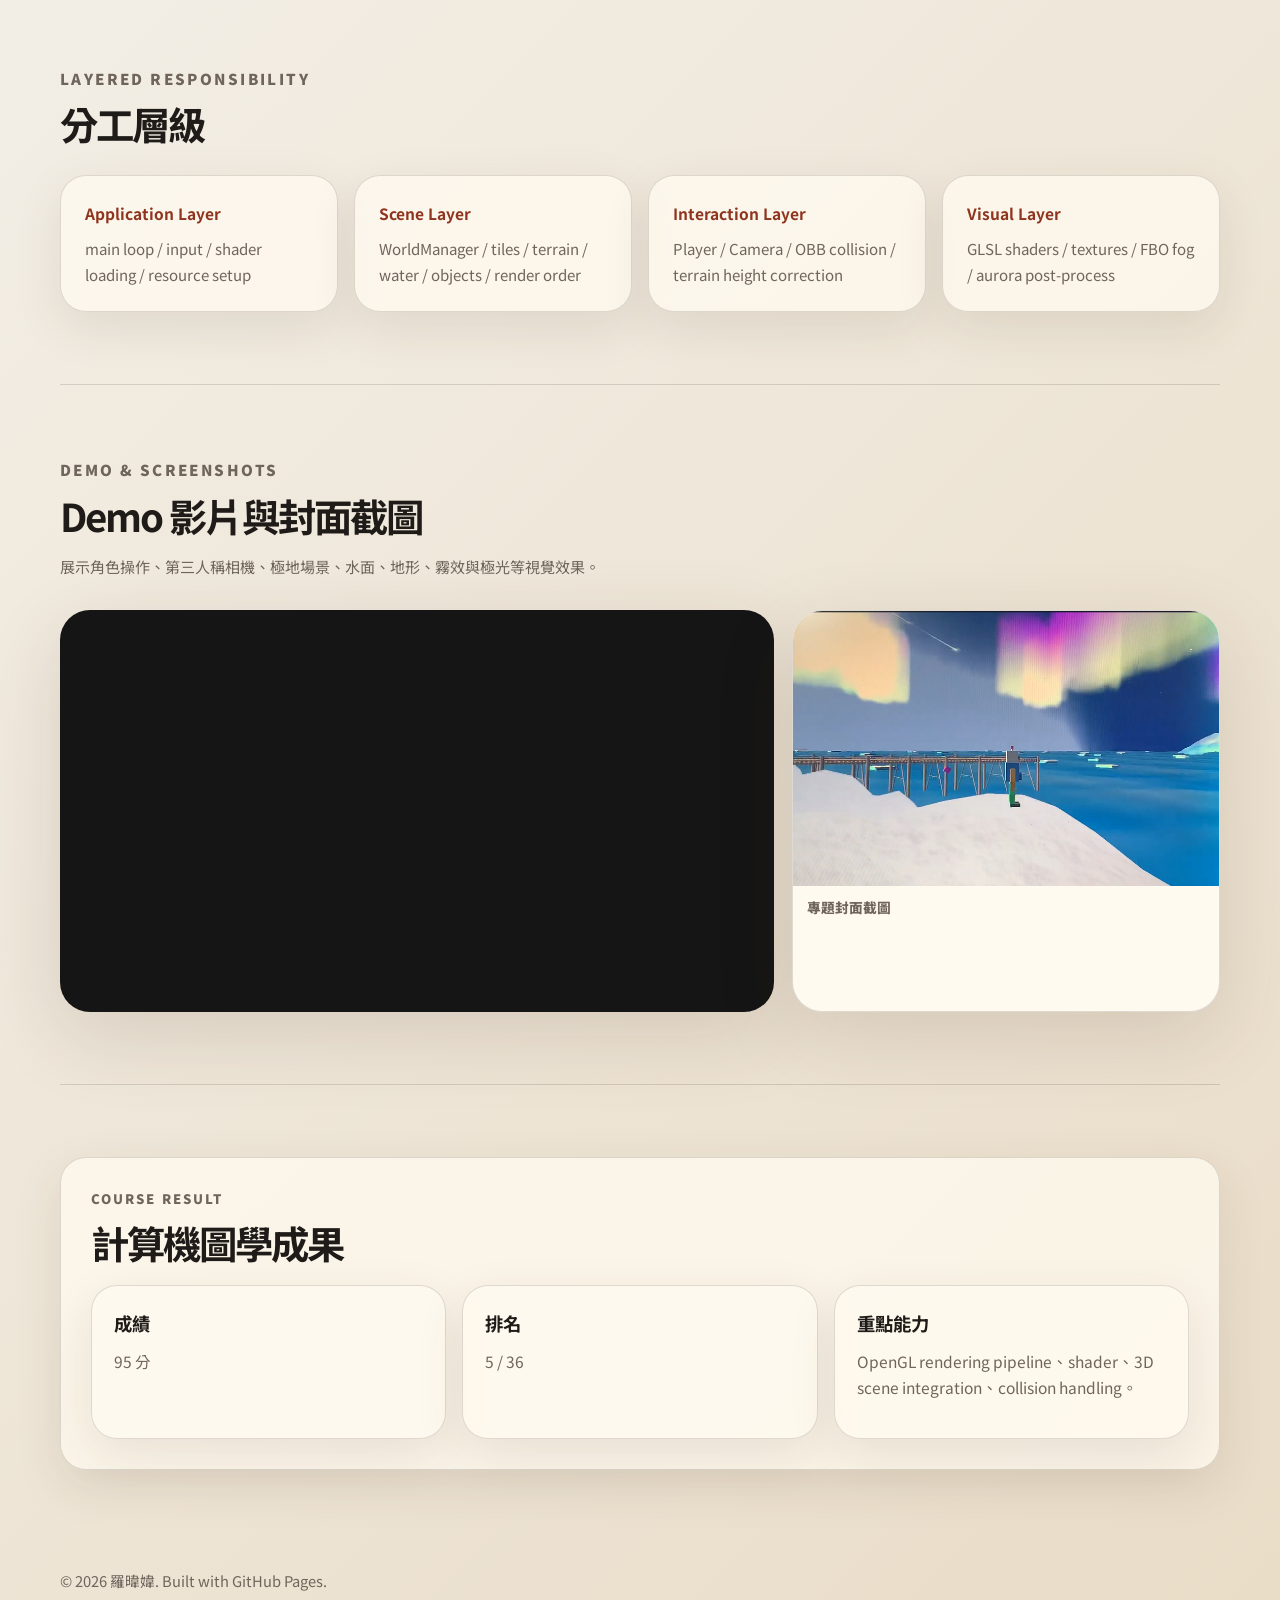
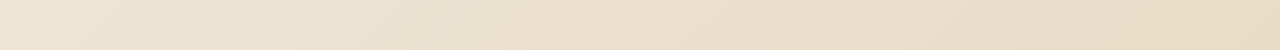
<file: project-opengl.html>
<!doctype html>
<html lang="zh-Hant">
  <head>
    <meta charset="utf-8">
    <meta name="viewport" content="width=device-width, initial-scale=1">
    <meta name="description" content="OpenGL 極地場景模擬計算機圖學專題：C++、OpenGL、雪地地形、水面、碰撞、階層動畫與後處理。">
    <title>OpenGL 極地場景模擬 | 羅暐媁</title>
    <link rel="preconnect" href="https://fonts.googleapis.com">
    <link rel="preconnect" href="https://fonts.gstatic.com" crossorigin>
    <link href="https://fonts.googleapis.com/css2?family=Noto+Sans+TC:wght@400;500;700;900&display=swap" rel="stylesheet">
    <link rel="stylesheet" href="styles.css">
  </head>
  <body>
    <header class="site-header">
      <nav class="nav" aria-label="主要導覽">
        <a class="logo" href="index.html">LOWEIWEI</a>
        <div class="nav-links">
          <a href="index.html">首頁</a>
          <a href="journey.html">學期經歷</a>
          <a class="active" href="projects.html">作品集</a>
          <a href="resume.html">履歷聯絡</a>
        </div>
      </nav>
    </header>

    <nav class="research-subnav" aria-label="OpenGL 極地場景模擬頁面導覽">
      <a href="#overview">Overview</a>
      <a href="#architecture">Architecture</a>
      <a href="#pipeline">Pipeline</a>
      <a href="#modules">Modules</a>
      <a href="#media">Demo</a>
    </nav>

    <main class="opengl-page">
      <section id="overview" class="section opengl-hero">
        <div>
          <a class="back-link" href="projects.html">← 回作品集</a>
          <p class="eyebrow">Computer Graphics / C++ / OpenGL</p>
          <h1>OpenGL 極地場景模擬</h1>
          <h2>計算機圖學期末專題</h2>
          <p class="hero-text">以 C++ 與 OpenGL 3.3 Core Profile 製作可操作的第三人稱極地場景，整合程序化雪地地形、水域與浮冰、OBJ 場景物件、OBB 碰撞、階層式機器人動畫、Framebuffer 後處理霧效與極光視覺。</p>
          <div class="tag-list research-tags">
            <span>C++17</span><span>OpenGL 3.3</span><span>GLFW / GLAD</span><span>GLM</span><span>GLSL Shader</span><span>Perlin Noise</span><span>OBB Collision</span><span>FBO Post-process</span>
          </div>
          <div class="hero-actions">
            <a class="button primary" href="https://github.com/loweiwei/OpenGL_Game" target="_blank" rel="noreferrer">GitHub</a>
            <a class="button secondary" href="https://youtu.be/gWdIwE58c5s" target="_blank" rel="noreferrer">Demo Video</a>
          </div>
        </div>
        <a class="opengl-cover-figure" href="#lightbox-opengl-cover" aria-label="放大 OpenGL 極地場景封面照">
          <img src="images/opengl_game/opengl.png" alt="OpenGL 極地場景模擬封面截圖">
          <span>OpenGL 極地場景模擬</span>
        </a>
      </section>

      <section id="architecture" class="section opengl-section">
        <div class="section-heading">
          <p class="eyebrow">System Architecture</p>
          <h2>從主程式到場景模組的分層架構</h2>
          <p>專案不是單一 shader demo，而是把圖學課程中的場景管理、模型載入、互動控制、碰撞與後處理整合成可操作的 3D 極地場景。</p>
        </div>
        <div class="opengl-architecture-map">
          <article class="architecture-root"><h3>main.cpp</h3><p>建立 window / OpenGL context，載入 shader、texture，建立 Player、Camera、WorldManager，並進入 main loop。</p></article>
          <div class="architecture-branches">
            <article><h3>WorldManager</h3><p>建立 tile-based 場景，管理 Terrain、Water、IceMountain、Flag、OBJ objects 與 render 順序。</p></article>
            <article><h3>Player + Camera</h3><p>處理 WASD、跳躍、重力、第三人稱相機、地形高度修正與玩家 OBB。</p></article>
            <article><h3>Render Systems</h3><p>Terrain / Water / Object / Robot / Post-process 分 pass 繪製，最後輸出至螢幕。</p></article>
          </div>
        </div>
      </section>

      <section id="pipeline" class="section opengl-section">
        <div class="section-heading">
          <p class="eyebrow">Frame Pipeline</p>
          <h2>每一幀的更新與繪製流程</h2>
        </div>
        <div class="opengl-flow-grid">
          <article>
            <p class="eyebrow">Update Pipeline</p>
            <div class="opengl-vertical-flow"><span>Input</span><span>Player Movement</span><span>OBB Collision</span><span>Terrain Height Fix</span><span>TPS Camera Follow</span></div>
          </article>
          <article>
            <p class="eyebrow">Render Pipeline</p>
            <div class="opengl-vertical-flow"><span>FBO beginScene</span><span>Terrain / Ice Pass</span><span>Water Pass</span><span>Object + Player Pass</span><span>Fog + Aurora Post-process</span><span>Present</span></div>
          </article>
        </div>
      </section>

      <section id="modules" class="section opengl-section">
        <div class="section-heading">
          <p class="eyebrow">Module Design</p>
          <h2>各模組理念與責任</h2>
        </div>
        <div class="opengl-module-grid">
          <article><span>01</span><h3>Terrain System</h3><p>以 Perlin noise 產生雪地高度，再用 flat / slope / crevasse / ridge masks 控制地形語意，而不是只依賴隨機 noise。</p></article>
          <article><span>02</span><h3>Water System</h3><p>由 WaterManager 建立湖泊、河流、裂縫水面與大範圍水域，讓極地場景有不同尺度的水面表現。</p></article>
          <article><span>03</span><h3>Scene Assets</h3><p>透過 tinyobjloader 與 stb_image 載入 tent、campfire、tree、pier、ladder 等 OBJ / texture，並為物件建立 OBB。</p></article>
          <article><span>04</span><h3>Player & Collision</h3><p>移動時建立 future OBB，使用 OBB vs OBB SAT 分軸檢測，分別處理水平碰撞、平台落地與天花板碰撞。</p></article>
          <article><span>05</span><h3>RobotModel</h3><p>以 cube 與 parent-child transform 組出階層式機器人，支援 walk、run、bow 與手動關節旋轉。</p></article>
          <article><span>06</span><h3>Post-process</h3><p>先將場景畫入 framebuffer，再讀取 color / depth texture 重建世界座標，套用邊界霧、高度霧與極光。</p></article>
        </div>
      </section>

      <section class="section opengl-section">
        <div class="section-heading">
          <p class="eyebrow">Layered Responsibility</p>
          <h2>分工層級</h2>
        </div>
        <div class="opengl-layer-stack">
          <article><strong>Application Layer</strong><span>main loop / input / shader loading / resource setup</span></article>
          <article><strong>Scene Layer</strong><span>WorldManager / tiles / terrain / water / objects / render order</span></article>
          <article><strong>Interaction Layer</strong><span>Player / Camera / OBB collision / terrain height correction</span></article>
          <article><strong>Visual Layer</strong><span>GLSL shaders / textures / FBO fog / aurora post-process</span></article>
        </div>
      </section>

      <section id="media" class="section opengl-section">
        <div class="section-heading">
          <p class="eyebrow">Demo & Screenshots</p>
          <h2>Demo 影片與封面截圖</h2>
          <p>展示角色操作、第三人稱相機、極地場景、水面、地形、霧效與極光等視覺效果。</p>
        </div>
        <div class="opengl-demo-layout">
          <div class="video-frame"><iframe src="https://www.youtube.com/embed/gWdIwE58c5s" title="OpenGL 極地場景模擬 Demo" allow="accelerometer; autoplay; clipboard-write; encrypted-media; gyroscope; picture-in-picture; web-share" allowfullscreen></iframe></div>
          <a class="opengl-cover-figure" href="#lightbox-opengl-cover" aria-label="放大 OpenGL 極地場景封面照">
            <img src="images/opengl_game/opengl.png" alt="OpenGL 極地場景模擬封面截圖">
            <span>專題封面截圖</span>
          </a>
        </div>
      </section>

      <section class="section opengl-section">
        <div class="detail-callout">
          <p class="eyebrow">Course Result</p>
          <h2>計算機圖學成果</h2>
          <div class="evidence-grid">
            <article><h3>成績</h3><p>95 分</p></article>
            <article><h3>排名</h3><p>5 / 36</p></article>
            <article><h3>重點能力</h3><p>OpenGL rendering pipeline、shader、3D scene integration、collision handling。</p></article>
          </div>
        </div>
      </section>
    </main>

    <div id="lightbox-opengl-cover" class="lightbox" aria-label="OpenGL 極地場景封面照放大">
      <a class="lightbox-close" href="#overview">×</a>
      <img src="images/opengl_game/opengl.png" alt="OpenGL 極地場景模擬封面截圖放大">
    </div>

    <footer class="footer"><p>© 2026 羅暐媁. Built with GitHub Pages.</p></footer>
  </body>
</html>
</file>
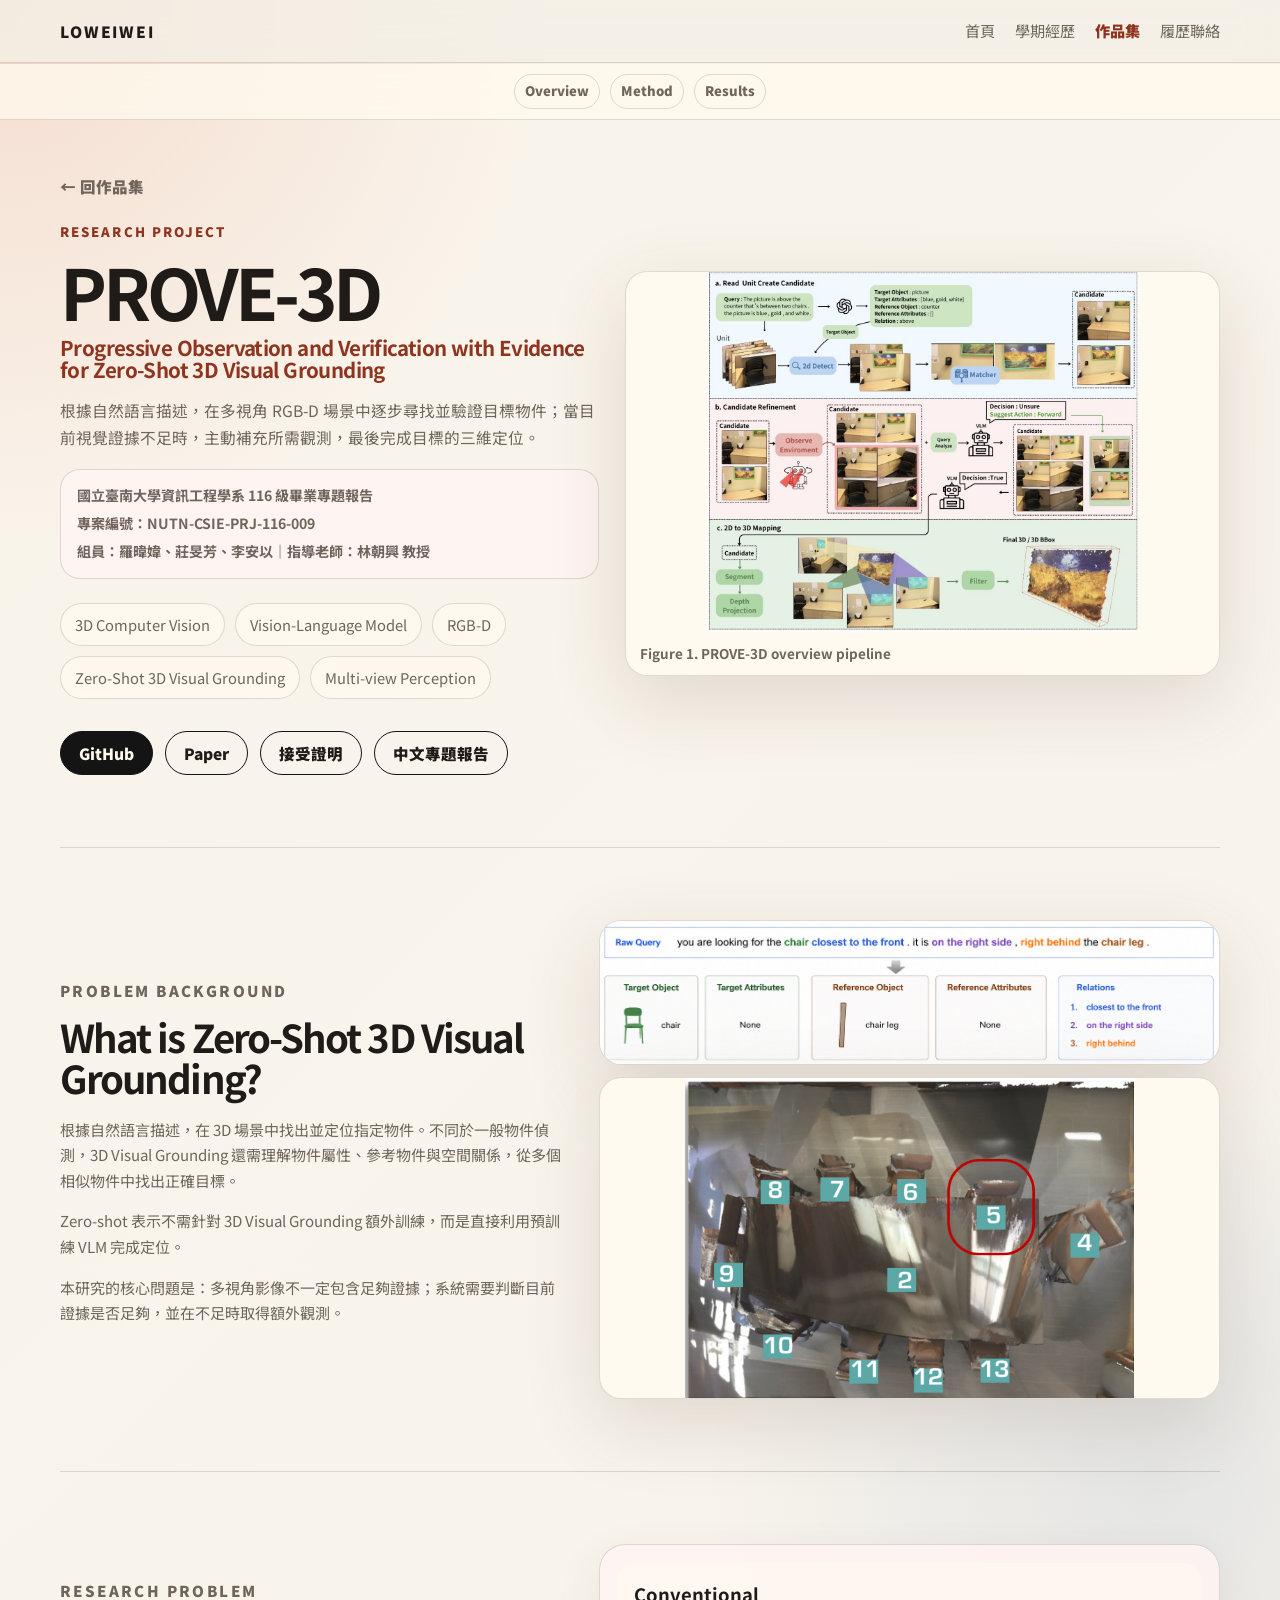
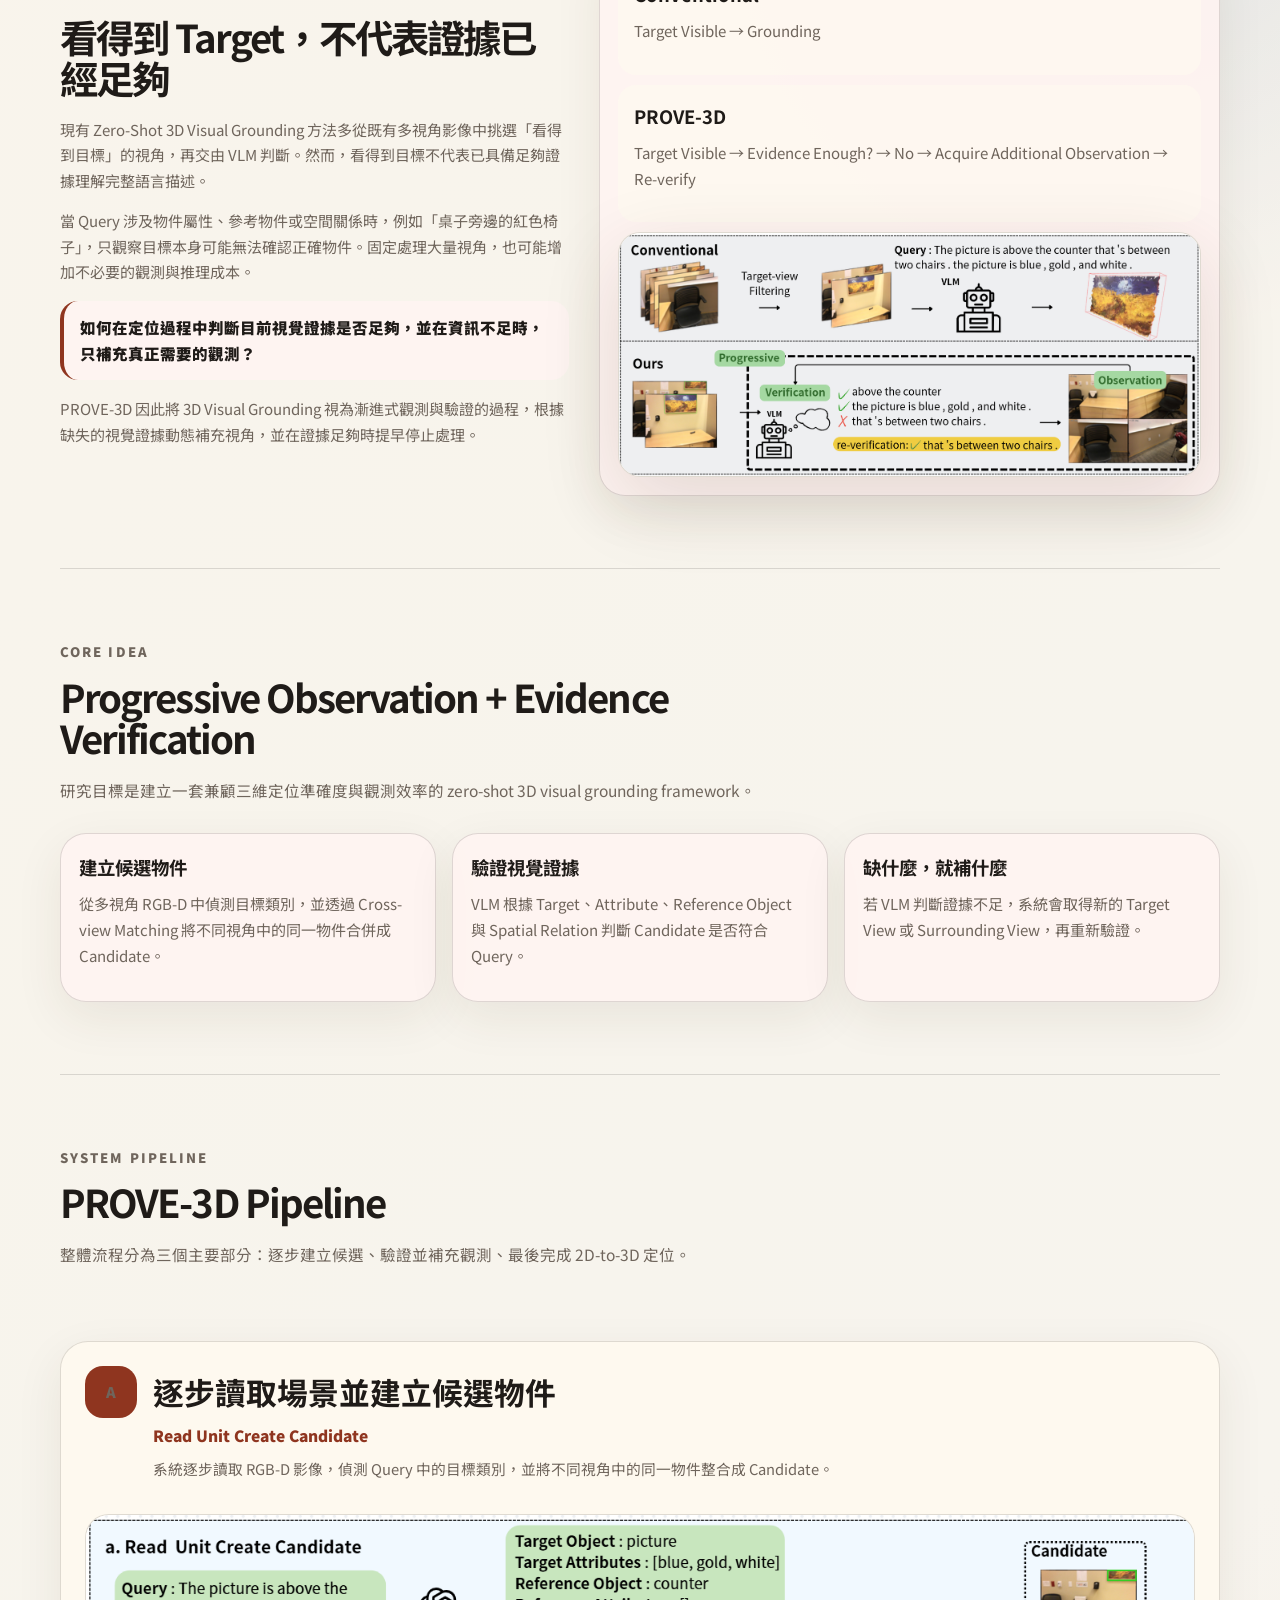
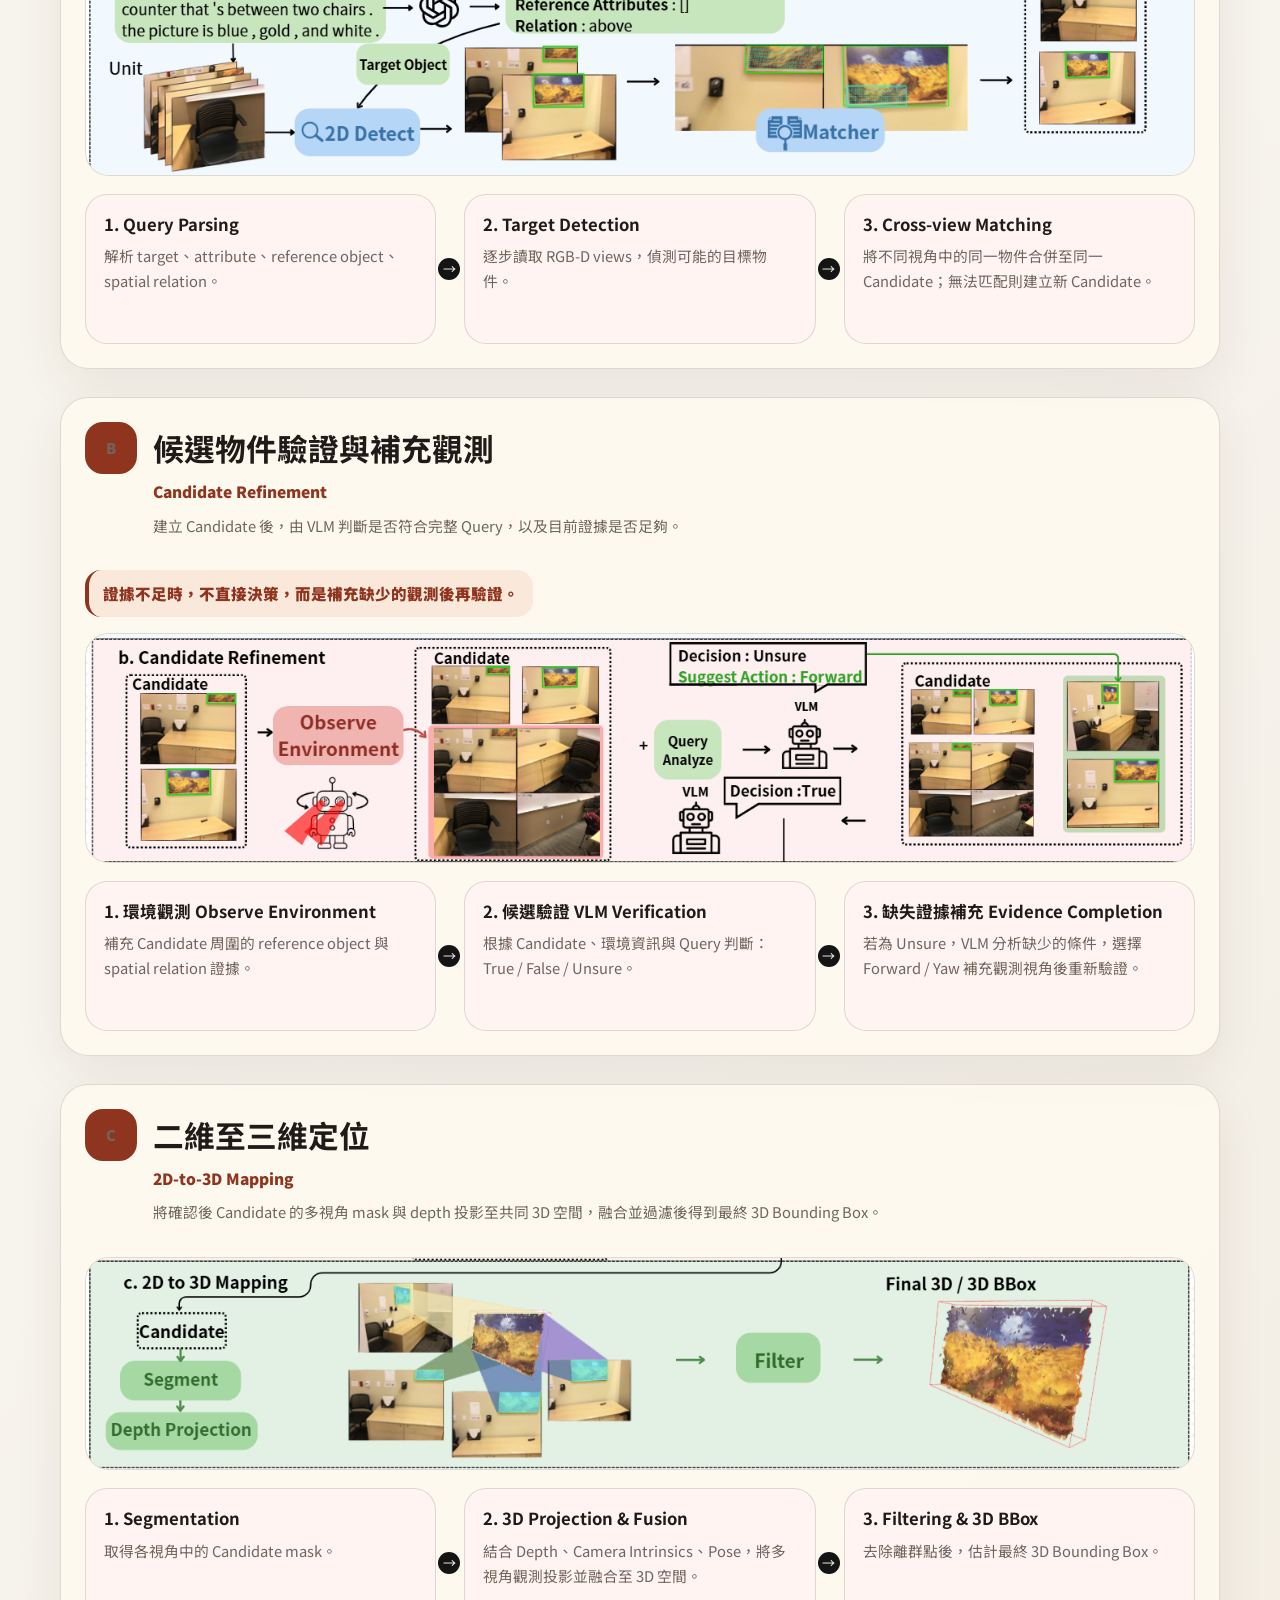
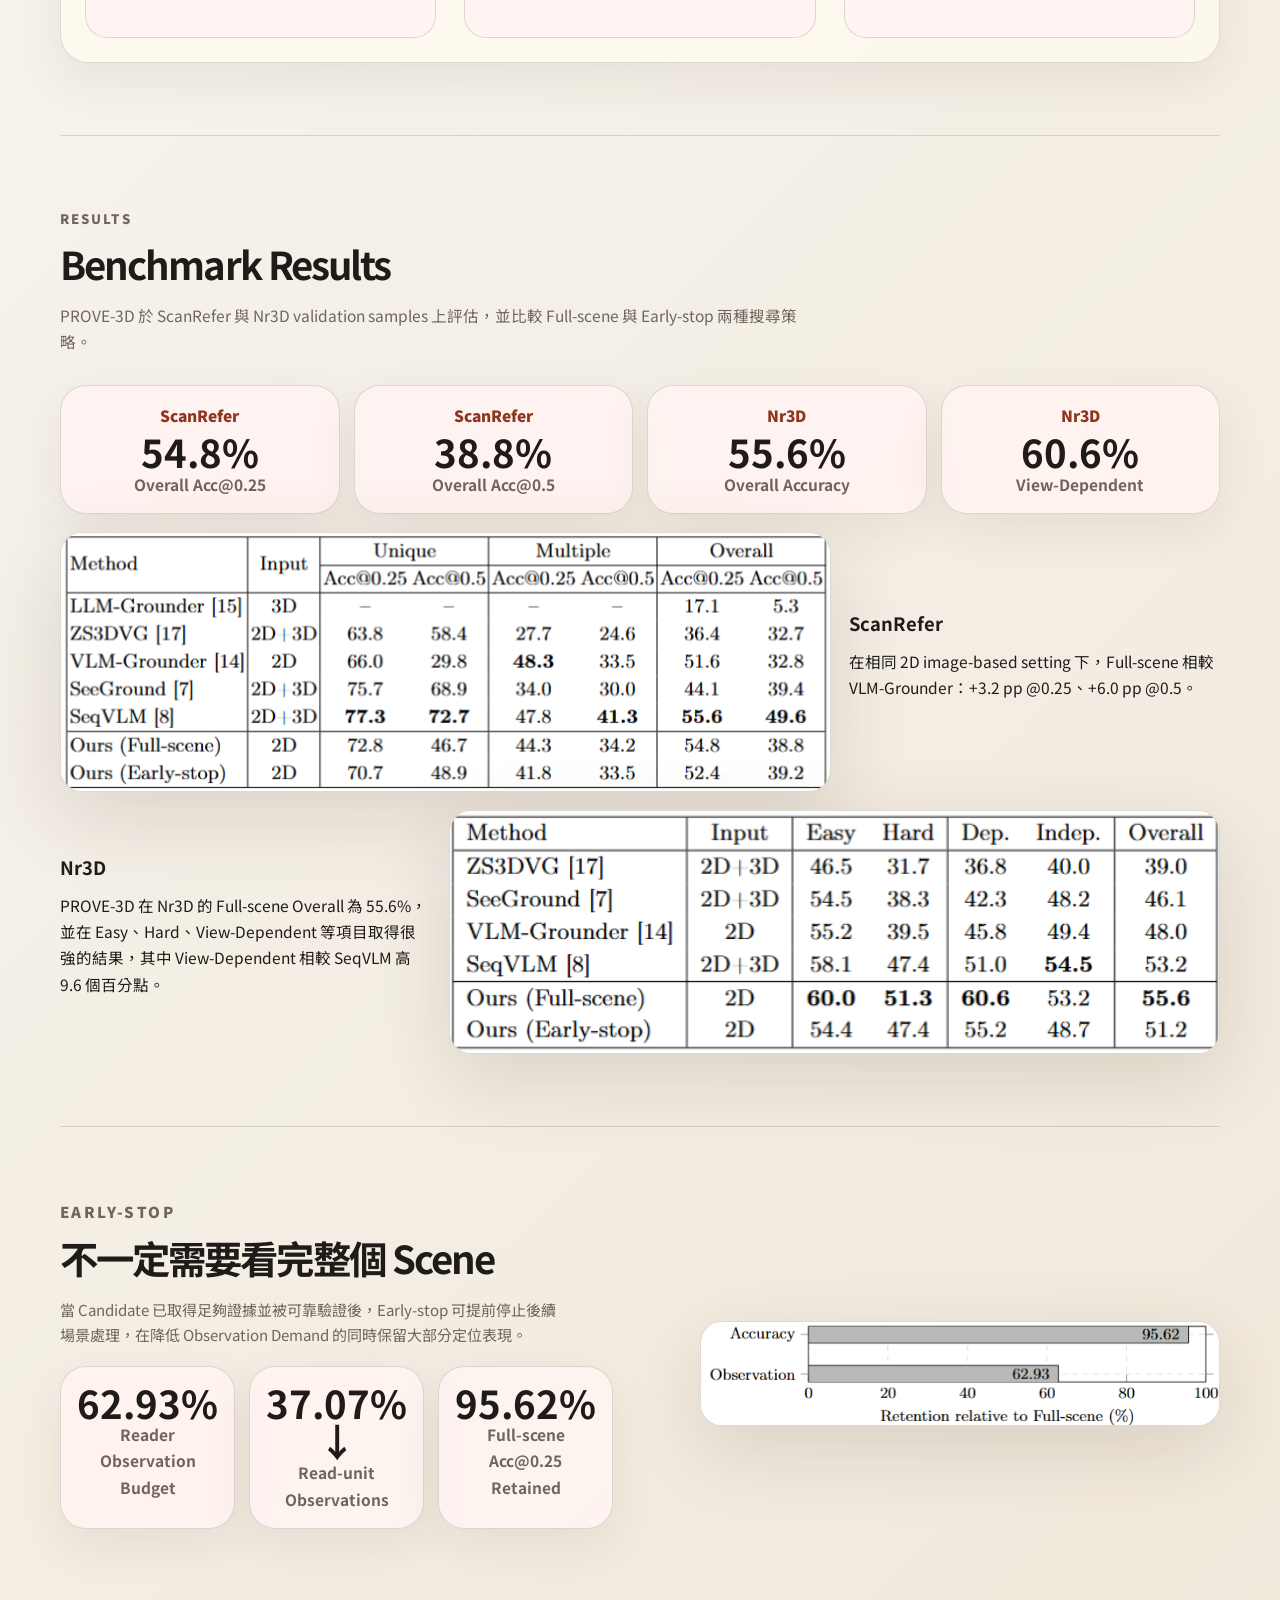
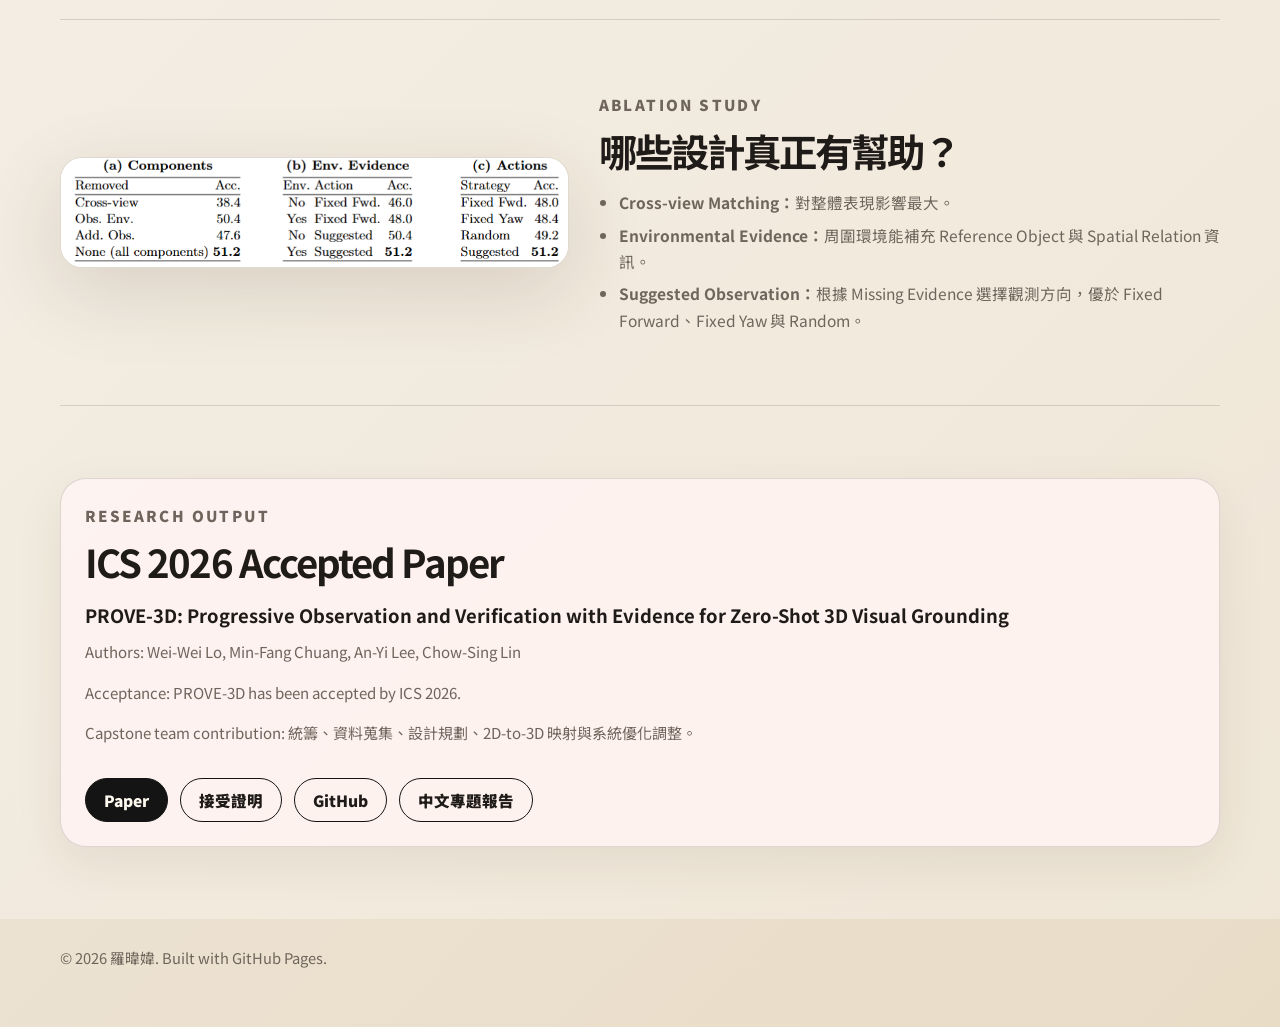
<file: project-prove3d.html>
<!doctype html>
<html lang="zh-Hant">
  <head>
    <meta charset="utf-8">
    <meta name="viewport" content="width=device-width, initial-scale=1">
    <meta name="description" content="PROVE-3D 研究專案詳細頁：Zero-Shot 3D Visual Grounding 的問題、方法、結果與研究經驗。">
    <title>PROVE-3D | 羅暐媁</title>
    <link rel="preconnect" href="https://fonts.googleapis.com">
    <link rel="preconnect" href="https://fonts.gstatic.com" crossorigin>
    <link href="https://fonts.googleapis.com/css2?family=Noto+Sans+TC:wght@400;500;700;900&display=swap" rel="stylesheet">
    <link rel="stylesheet" href="styles.css">
  </head>
  <body>
    <header class="site-header">
      <nav class="nav" aria-label="主要導覽">
        <a class="logo" href="index.html">LOWEIWEI</a>
        <div class="nav-links">
          <a href="index.html">首頁</a>
          <a href="journey.html">學期經歷</a>
          <a class="active" href="projects.html">作品集</a>
          <a href="resume.html">履歷聯絡</a>
        </div>
      </nav>
    </header>

    <nav class="research-subnav" aria-label="PROVE-3D 頁面導覽">
        <a href="#overview">Overview</a>
        <a href="#method">Method</a>
        <a href="#results">Results</a>
      </nav>

    <main class="research-page">
      <section id="overview" class="section research-hero">
        <div class="research-hero-copy">
          <a class="back-link" href="projects.html">← 回作品集</a>
          <p class="eyebrow">Research Project</p>
          <h1>PROVE-3D</h1>
          <h2>Progressive Observation and Verification with Evidence for Zero-Shot 3D Visual Grounding</h2>
          <p class="hero-text">
            根據自然語言描述，在多視角 RGB-D 場景中逐步尋找並驗證目標物件；當目前視覺證據不足時，主動補充所需觀測，最後完成目標的三維定位。
          </p>
          <div class="research-meta-card">
            <p>國立臺南大學資訊工程學系 116 級畢業專題報告</p>
            <p>專案編號：NUTN-CSIE-PRJ-116-009</p>
            <p>組員：羅暐媁、莊旻芳、李安以｜指導老師：林朝興 教授</p>
          </div>
          <div class="tag-list research-tags">
            <span>3D Computer Vision</span>
            <span>Vision-Language Model</span>
            <span>RGB-D</span>
            <span>Zero-Shot 3D Visual Grounding</span>
            <span>Multi-view Perception</span>
          </div>
          <div class="hero-actions">
            <a class="button primary" href="https://github.com/Min-FangChuang/PROVE-3D" target="_blank" rel="noreferrer">GitHub</a>
            <a class="button secondary" href="https://drive.google.com/file/d/1ngfcwk6IAwryxdVHKvfLvtcqUB0fge4p/view?usp=drive_link" target="_blank" rel="noreferrer">Paper</a>
            <a class="button secondary" href="https://drive.google.com/file/d/1r3w7lw7tEpj3B6_B9auu1UQtM6UDOMd5/view?usp=drive_link" target="_blank" rel="noreferrer">接受證明</a>
            <a class="button secondary" href="https://drive.google.com/file/d/12PVFTL0T2lt_DgyWR_xtEayBKu8zF0x8/view" target="_blank" rel="noreferrer">中文專題報告</a>
          </div>
        </div>
        <a class="research-figure hero-figure" href="#lightbox-overview" aria-label="放大 PROVE-3D Pipeline 圖">
          <img src="images/prove3d-pipeline.png" alt="PROVE-3D Pipeline overview">
          <span>Figure 1. PROVE-3D overview pipeline</span>
        </a>
      </section>

      <section class="section research-section two-column-research">
        <div class="research-copy">
          <p class="eyebrow">Problem Background</p>
          <h2>What is Zero-Shot 3D Visual Grounding?</h2>
          <p>根據自然語言描述，在 3D 場景中找出並定位指定物件。不同於一般物件偵測，3D Visual Grounding 還需理解物件屬性、參考物件與空間關係，從多個相似物件中找出正確目標。</p>
          <p>Zero-shot 表示不需針對 3D Visual Grounding 額外訓練，而是直接利用預訓練 VLM 完成定位。</p>
          <p>本研究的核心問題是：多視角影像不一定包含足夠證據；系統需要判斷目前證據是否足夠，並在不足時取得額外觀測。</p>
        </div>
        <div class="concept-flow">
          <div class="research-image-stack">
            <a class="research-figure image-only" href="#lightbox-query" aria-label="放大 Query 解析圖">
              <img src="images/PROV3D/QUERY.png" alt="Query 解析後的目標、屬性與空間關係">
            </a>
            <a class="research-figure image-only" href="#lightbox-query-scene" aria-label="放大 Query 對應場景圖">
              <img src="images/PROV3D/Q_PIC.png" alt="Query 所描述場景中的目標物件">
            </a>
          </div>
        </div>
      </section>

      <section class="section research-section two-column-research">
        <div class="research-copy">
          <p class="eyebrow">Research Problem</p>
          <h2>看得到 Target，不代表證據已經足夠</h2>
          <p>現有 Zero-Shot 3D Visual Grounding 方法多從既有多視角影像中挑選「看得到目標」的視角，再交由 VLM 判斷。然而，看得到目標不代表已具備足夠證據理解完整語言描述。</p>
          <p>當 Query 涉及物件屬性、參考物件或空間關係時，例如「桌子旁邊的紅色椅子」，只觀察目標本身可能無法確認正確物件。固定處理大量視角，也可能增加不必要的觀測與推理成本。</p>
          <div class="research-question">
            如何在定位過程中判斷目前視覺證據是否足夠，並在資訊不足時，只補充真正需要的觀測？
          </div>
          <p>PROVE-3D 因此將 3D Visual Grounding 視為漸進式觀測與驗證的過程，根據缺失的視覺證據動態補充視角，並在證據足夠時提早停止處理。</p>
        </div>
        <div class="comparison-card">
          <div><h3>Conventional</h3><p>Target Visible → Grounding</p></div>
          <div><h3>PROVE-3D</h3><p>Target Visible → Evidence Enough? → No → Acquire Additional Observation → Re-verify</p></div>
          <a class="research-figure image-only" href="#lightbox-conventional" aria-label="放大 Conventional vs PROVE-3D 比較圖">
            <img src="images/PROV3D/CONVENTIONAL_VS_OURS.png" alt="Conventional methods versus PROVE-3D comparison">
          </a>
        </div>
      </section>

      <section id="method" class="section research-section">
        <div class="section-heading">
          <p class="eyebrow">Core Idea</p>
          <h2>Progressive Observation + Evidence Verification</h2>
          <p>研究目標是建立一套兼顧三維定位準確度與觀測效率的 zero-shot 3D visual grounding framework。</p>
        </div>
        <div class="research-card-grid three-cards">
          <article class="research-card"><h3>建立候選物件</h3><p>從多視角 RGB-D 中偵測目標類別，並透過 Cross-view Matching 將不同視角中的同一物件合併成 Candidate。</p></article>
          <article class="research-card"><h3>驗證視覺證據</h3><p>VLM 根據 Target、Attribute、Reference Object 與 Spatial Relation 判斷 Candidate 是否符合 Query。</p></article>
          <article class="research-card"><h3>缺什麼，就補什麼</h3><p>若 VLM 判斷證據不足，系統會取得新的 Target View 或 Surrounding View，再重新驗證。</p></article>
        </div>
      </section>

      <section class="section research-section pipeline-overview-section">
        <div class="section-heading">
          <p class="eyebrow">System Pipeline</p>
          <h2>PROVE-3D Pipeline</h2>
          <p>整體流程分為三個主要部分：逐步建立候選、驗證並補充觀測、最後完成 2D-to-3D 定位。</p>
        </div>

        <article class="pipeline-section-card">
          <div class="pipeline-section-heading">
            <p class="pipeline-label">A</p>
            <div>
              <h3>逐步讀取場景並建立候選物件</h3>
              <p class="pipeline-subtitle">Read Unit Create Candidate</p>
              <p>系統逐步讀取 RGB-D 影像，偵測 Query 中的目標類別，並將不同視角中的同一物件整合成 Candidate。</p>
            </div>
          </div>
          <a class="pipeline-image-card" href="#lightbox-pipeline-a" aria-label="放大 Read Unit Create Candidate 流程圖">
            <img src="images/PROV3D/Read Unit Create Candidate.png" alt="Read Unit Create Candidate 流程圖">
          </a>
          <div class="pipeline-step-row">
            <article><h4>1. Query Parsing</h4><p>解析 target、attribute、reference object、spatial relation。</p></article>
            <article><h4>2. Target Detection</h4><p>逐步讀取 RGB-D views，偵測可能的目標物件。</p></article>
            <article><h4>3. Cross-view Matching</h4><p>將不同視角中的同一物件合併至同一 Candidate；無法匹配則建立新 Candidate。</p></article>
          </div>
        </article>

        <article class="pipeline-section-card">
          <div class="pipeline-section-heading">
            <p class="pipeline-label">B</p>
            <div>
              <h3>候選物件驗證與補充觀測</h3>
              <p class="pipeline-subtitle">Candidate Refinement</p>
              <p>建立 Candidate 後，由 VLM 判斷是否符合完整 Query，以及目前證據是否足夠。</p>
            </div>
          </div>
          <p class="pipeline-highlight">證據不足時，不直接決策，而是補充缺少的觀測後再驗證。</p>
          <a class="pipeline-image-card" href="#lightbox-pipeline-b" aria-label="放大 Candidate Refinement 流程圖">
            <img src="images/PROV3D/Candidate Refinement .png" alt="Candidate Refinement 流程圖">
          </a>
          <div class="pipeline-step-row">
            <article><h4>1. 環境觀測 Observe Environment</h4><p>補充 Candidate 周圍的 reference object 與 spatial relation 證據。</p></article>
            <article><h4>2. 候選驗證 VLM Verification</h4><p>根據 Candidate、環境資訊與 Query 判斷：True / False / Unsure。</p></article>
            <article><h4>3. 缺失證據補充 Evidence Completion</h4><p>若為 Unsure，VLM 分析缺少的條件，選擇 Forward / Yaw 補充觀測視角後重新驗證。</p></article>
          </div>
        </article>

        <article class="pipeline-section-card">
          <div class="pipeline-section-heading">
            <p class="pipeline-label">C</p>
            <div>
              <h3>二維至三維定位</h3>
              <p class="pipeline-subtitle">2D-to-3D Mapping</p>
              <p>將確認後 Candidate 的多視角 mask 與 depth 投影至共同 3D 空間，融合並過濾後得到最終 3D Bounding Box。</p>
            </div>
          </div>
          <a class="pipeline-image-card" href="#lightbox-pipeline-c" aria-label="放大 2D-to-3D Mapping 流程圖">
            <img src="images/PROV3D/2D-to-3D Mapping.png" alt="2D-to-3D Mapping 流程圖">
          </a>
          <div class="pipeline-step-row">
            <article><h4>1. Segmentation</h4><p>取得各視角中的 Candidate mask。</p></article>
            <article><h4>2. 3D Projection & Fusion</h4><p>結合 Depth、Camera Intrinsics、Pose，將多視角觀測投影並融合至 3D 空間。</p></article>
            <article><h4>3. Filtering & 3D BBox</h4><p>去除離群點後，估計最終 3D Bounding Box。</p></article>
          </div>
        </article>
      </section>

      <section id="results" class="section research-section">
        <div class="section-heading">
          <p class="eyebrow">Results</p>
          <h2>Benchmark Results</h2>
          <p>PROVE-3D 於 ScanRefer 與 Nr3D validation samples 上評估，並比較 Full-scene 與 Early-stop 兩種搜尋策略。</p>
        </div>
        <div class="result-highlight-grid">
          <article class="result-card"><p>ScanRefer</p><strong>54.8%</strong><span>Overall Acc@0.25</span></article>
          <article class="result-card"><p>ScanRefer</p><strong>38.8%</strong><span>Overall Acc@0.5</span></article>
          <article class="result-card"><p>Nr3D</p><strong>55.6%</strong><span>Overall Accuracy</span></article>
          <article class="result-card"><p>Nr3D</p><strong>60.6%</strong><span>View-Dependent</span></article>
        </div>
        <div class="result-layout">
          <a class="research-figure image-only" href="#lightbox-scanrefer" aria-label="放大 ScanRefer 結果表">
            <img src="images/PROV3D/SCANFER_RESULT.png" alt="ScanRefer 三維視覺定位結果表">
          </a>
          <div><h3>ScanRefer</h3><p>在相同 2D image-based setting 下，Full-scene 相較 VLM-Grounder：+3.2 pp @0.25、+6.0 pp @0.5。</p></div>
        </div>
        <div class="result-layout reverse-layout">
          <div><h3>Nr3D</h3><p>PROVE-3D 在 Nr3D 的 Full-scene Overall 為 55.6%，並在 Easy、Hard、View-Dependent 等項目取得很強的結果，其中 View-Dependent 相較 SeqVLM 高 9.6 個百分點。</p></div>
          <a class="research-figure image-only" href="#lightbox-nr3d" aria-label="放大 Nr3D 結果表">
            <img src="images/PROV3D/NR3D_RESULT.png" alt="Nr3D 三維視覺定位結果表">
          </a>
        </div>
      </section>

      <section class="section research-section two-column-research">
        <div class="research-copy">
          <p class="eyebrow">Early-stop</p>
          <h2>不一定需要看完整個 Scene</h2>
          <p>當 Candidate 已取得足夠證據並被可靠驗證後，Early-stop 可提前停止後續場景處理，在降低 Observation Demand 的同時保留大部分定位表現。</p>
          <div class="result-highlight-grid small-result-grid">
            <article class="result-card"><strong>62.93%</strong><span>Reader Observation Budget</span></article>
            <article class="result-card"><strong>37.07% ↓</strong><span>Read-unit Observations</span></article>
            <article class="result-card"><strong>95.62%</strong><span>Full-scene Acc@0.25 Retained</span></article>
          </div>
        </div>
        <a class="research-figure image-only early-stop-figure" href="#lightbox-early-stop" aria-label="放大 Early-stop 圖">
          <img src="images/PROV3D/EARLY_STOP.png" alt="Early-stop observation budget and accuracy retention">
        </a>
      </section>

      <section class="section research-section two-column-research">
        <a class="research-figure image-only" href="#lightbox-ablation" aria-label="放大 Ablation Study 圖">
          <img src="images/PROV3D/ablation.png" alt="PROVE-3D ablation study results">
        </a>
        <div class="research-copy">
          <p class="eyebrow">Ablation Study</p>
          <h2>哪些設計真正有幫助？</h2>
          <ul class="clean-list">
            <li><strong>Cross-view Matching：</strong>對整體表現影響最大。</li>
            <li><strong>Environmental Evidence：</strong>周圍環境能補充 Reference Object 與 Spatial Relation 資訊。</li>
            <li><strong>Suggested Observation：</strong>根據 Missing Evidence 選擇觀測方向，優於 Fixed Forward、Fixed Yaw 與 Random。</li>
          </ul>
        </div>
      </section>

      <section class="section research-section">
        <div class="research-output-card">
          <p class="eyebrow">Research Output</p>
          <h2>ICS 2026 Accepted Paper</h2>
          <h3>PROVE-3D: Progressive Observation and Verification with Evidence for Zero-Shot 3D Visual Grounding</h3>
          <p>Authors: Wei-Wei Lo, Min-Fang Chuang, An-Yi Lee, Chow-Sing Lin</p>
          <p>Acceptance: PROVE-3D has been accepted by ICS 2026.</p>
          <p>Capstone team contribution: 統籌、資料蒐集、設計規劃、2D-to-3D 映射與系統優化調整。</p>
          <div class="hero-actions">
            <a class="button primary" href="https://drive.google.com/file/d/1ngfcwk6IAwryxdVHKvfLvtcqUB0fge4p/view?usp=drive_link" target="_blank" rel="noreferrer">Paper</a>
            <a class="button secondary" href="https://drive.google.com/file/d/1r3w7lw7tEpj3B6_B9auu1UQtM6UDOMd5/view?usp=drive_link" target="_blank" rel="noreferrer">接受證明</a>
            <a class="button secondary" href="https://github.com/Min-FangChuang/PROVE-3D" target="_blank" rel="noreferrer">GitHub</a>
            <a class="button secondary" href="https://drive.google.com/file/d/12PVFTL0T2lt_DgyWR_xtEayBKu8zF0x8/view" target="_blank" rel="noreferrer">中文專題報告</a>
          </div>
        </div>
      </section>
    </main>

    <div id="lightbox-overview" class="lightbox" aria-label="PROVE-3D overview 放大圖">
      <a class="lightbox-close" href="#overview">×</a>
      <img src="images/prove3d-pipeline.png" alt="PROVE-3D overview pipeline enlarged">
    </div>
    <div id="lightbox-pipeline" class="lightbox" aria-label="PROVE-3D pipeline 放大圖">
      <a class="lightbox-close" href="#method">×</a>
      <img src="images/prove3d-pipeline.png" alt="PROVE-3D full pipeline enlarged">
    </div>
    <div id="lightbox-query" class="lightbox" aria-label="Query 解析圖放大">
      <a class="lightbox-close" href="#overview">×</a>
      <img src="images/PROV3D/QUERY.png" alt="Query analysis enlarged">
    </div>
    <div id="lightbox-query-scene" class="lightbox" aria-label="Query 場景圖放大">
      <a class="lightbox-close" href="#overview">×</a>
      <img src="images/PROV3D/Q_PIC.png" alt="Query scene evidence enlarged">
    </div>
    <div id="lightbox-conventional" class="lightbox" aria-label="Conventional vs PROVE-3D 比較圖放大">
      <a class="lightbox-close" href="#method">×</a>
      <img src="images/PROV3D/CONVENTIONAL_VS_OURS.png" alt="Conventional versus PROVE-3D enlarged">
    </div>
    <div id="lightbox-pipeline-a" class="lightbox" aria-label="Read Unit Create Candidate 放大圖">
      <a class="lightbox-close" href="#method">×</a>
      <img src="images/PROV3D/Read Unit Create Candidate.png" alt="Read Unit Create Candidate enlarged">
    </div>
    <div id="lightbox-pipeline-b" class="lightbox" aria-label="Candidate Refinement 放大圖">
      <a class="lightbox-close" href="#method">×</a>
      <img src="images/PROV3D/Candidate Refinement .png" alt="Candidate Refinement enlarged">
    </div>
    <div id="lightbox-pipeline-c" class="lightbox" aria-label="2D-to-3D Mapping 放大圖">
      <a class="lightbox-close" href="#method">×</a>
      <img src="images/PROV3D/2D-to-3D Mapping.png" alt="2D-to-3D Mapping enlarged">
    </div>
    <div id="lightbox-scanrefer" class="lightbox" aria-label="ScanRefer 結果表放大">
      <a class="lightbox-close" href="#results">×</a>
      <img src="images/PROV3D/SCANFER_RESULT.png" alt="ScanRefer results enlarged">
    </div>
    <div id="lightbox-nr3d" class="lightbox" aria-label="Nr3D 結果表放大">
      <a class="lightbox-close" href="#results">×</a>
      <img src="images/PROV3D/NR3D_RESULT.png" alt="Nr3D results enlarged">
    </div>
    <div id="lightbox-early-stop" class="lightbox" aria-label="Early-stop 圖放大">
      <a class="lightbox-close" href="#results">×</a>
      <img src="images/PROV3D/EARLY_STOP.png" alt="Early-stop enlarged">
    </div>
    <div id="lightbox-ablation" class="lightbox" aria-label="Ablation Study 圖放大">
      <a class="lightbox-close" href="#results">×</a>
      <img src="images/PROV3D/ablation.png" alt="Ablation study enlarged">
    </div>

    <footer class="footer"><p>© 2026 羅暐媁. Built with GitHub Pages.</p></footer>
  </body>
</html>
</file>
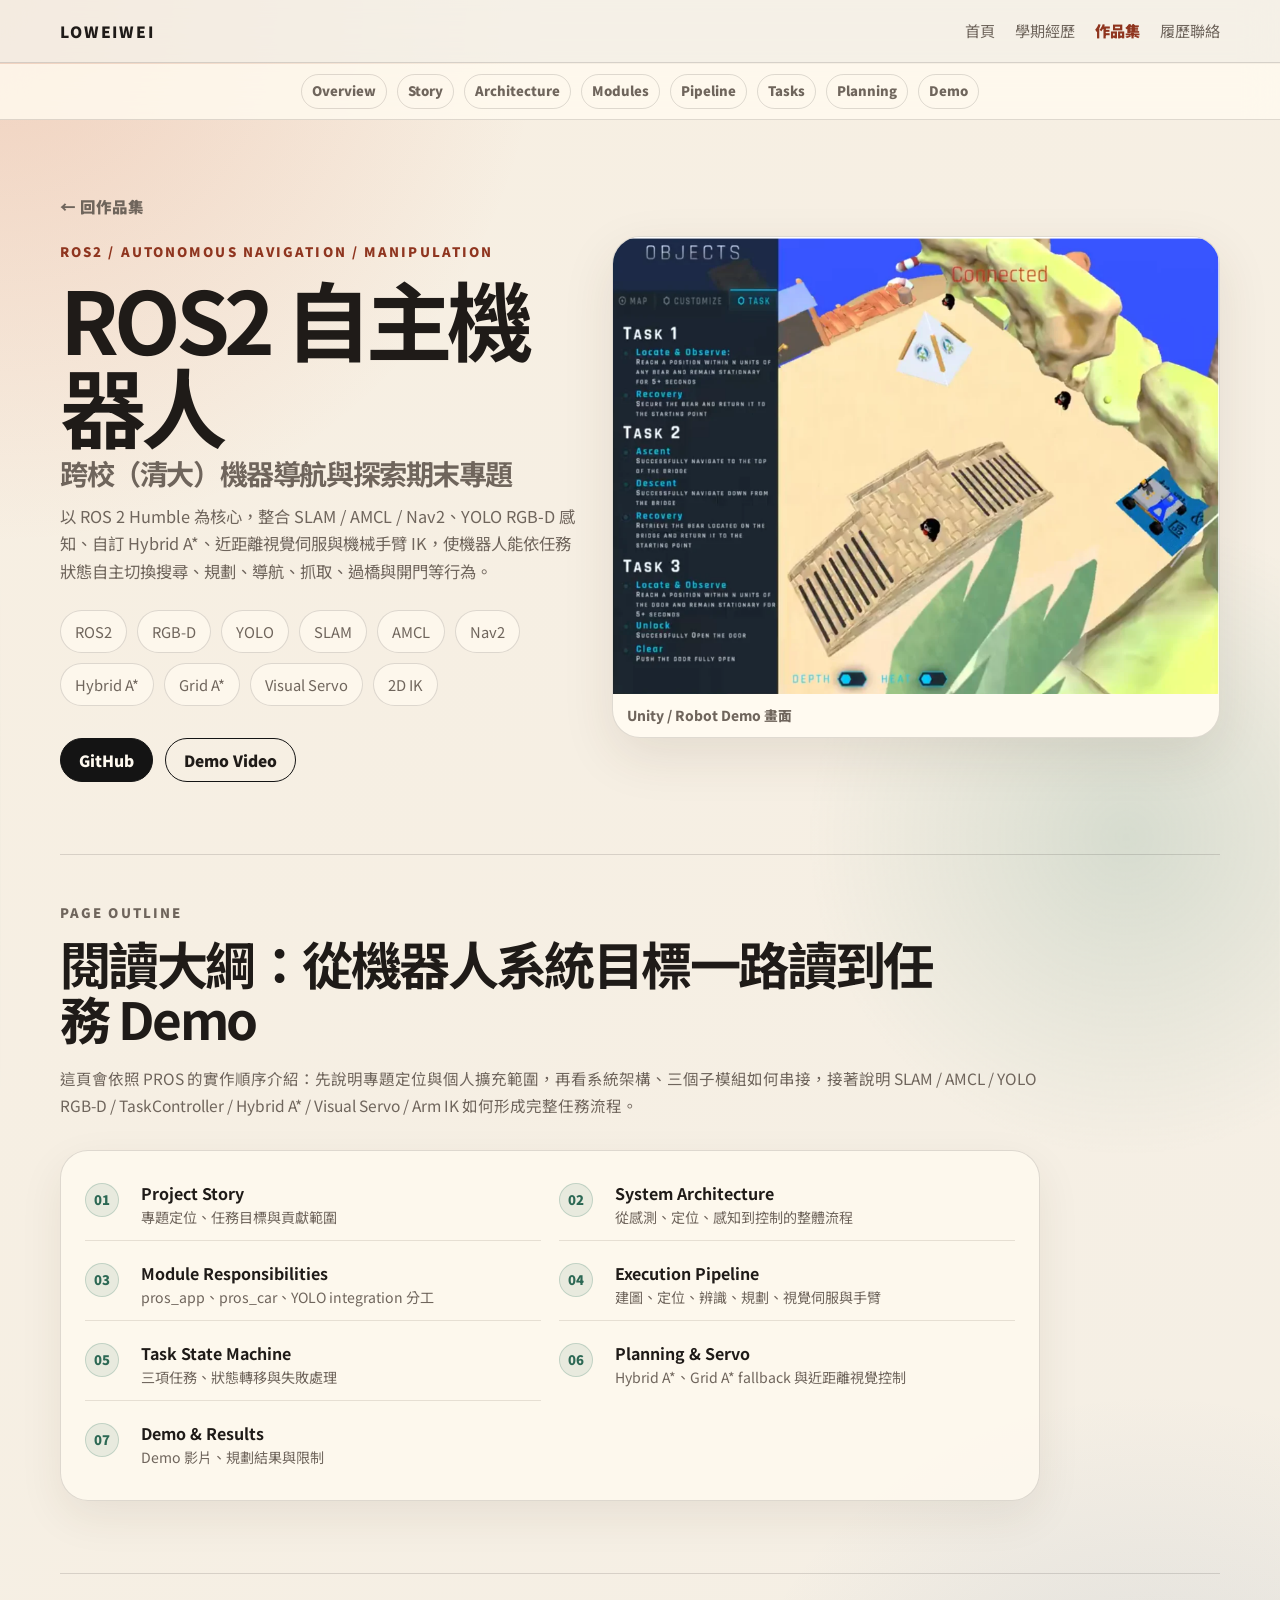
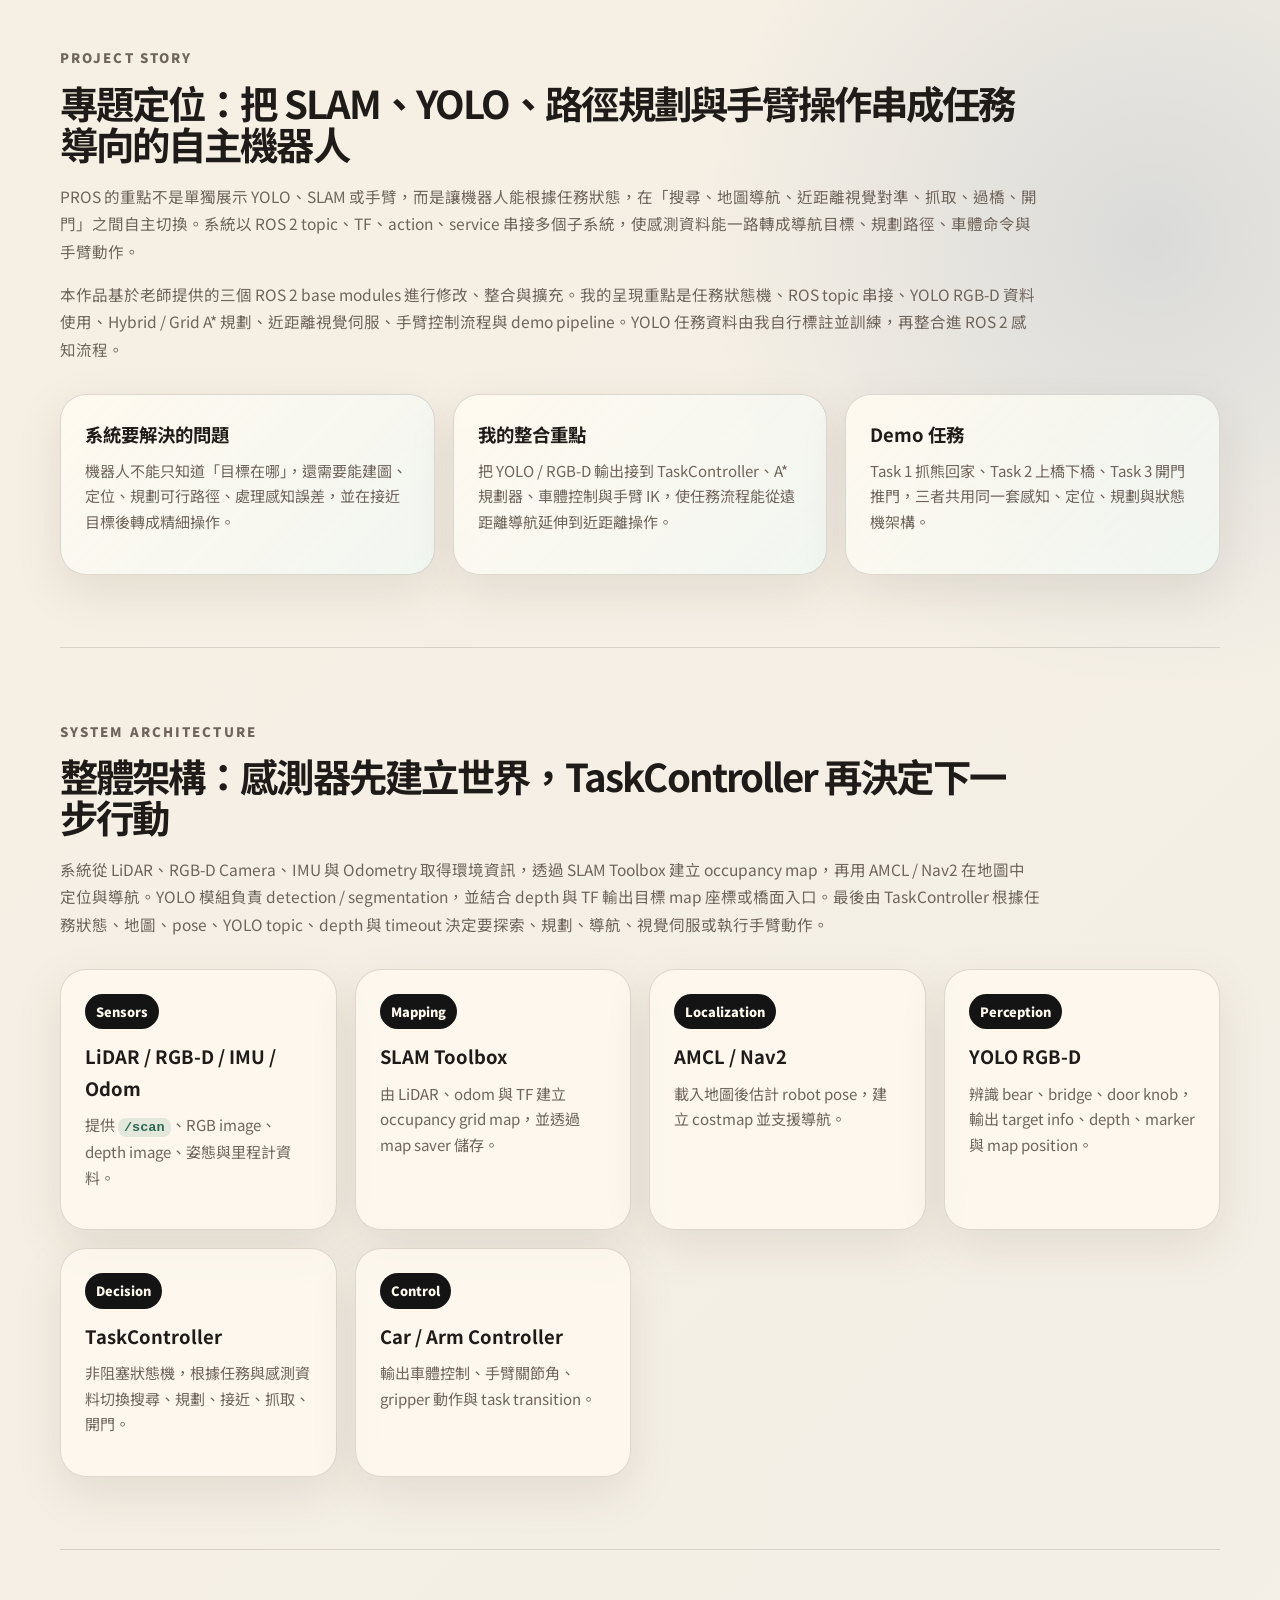
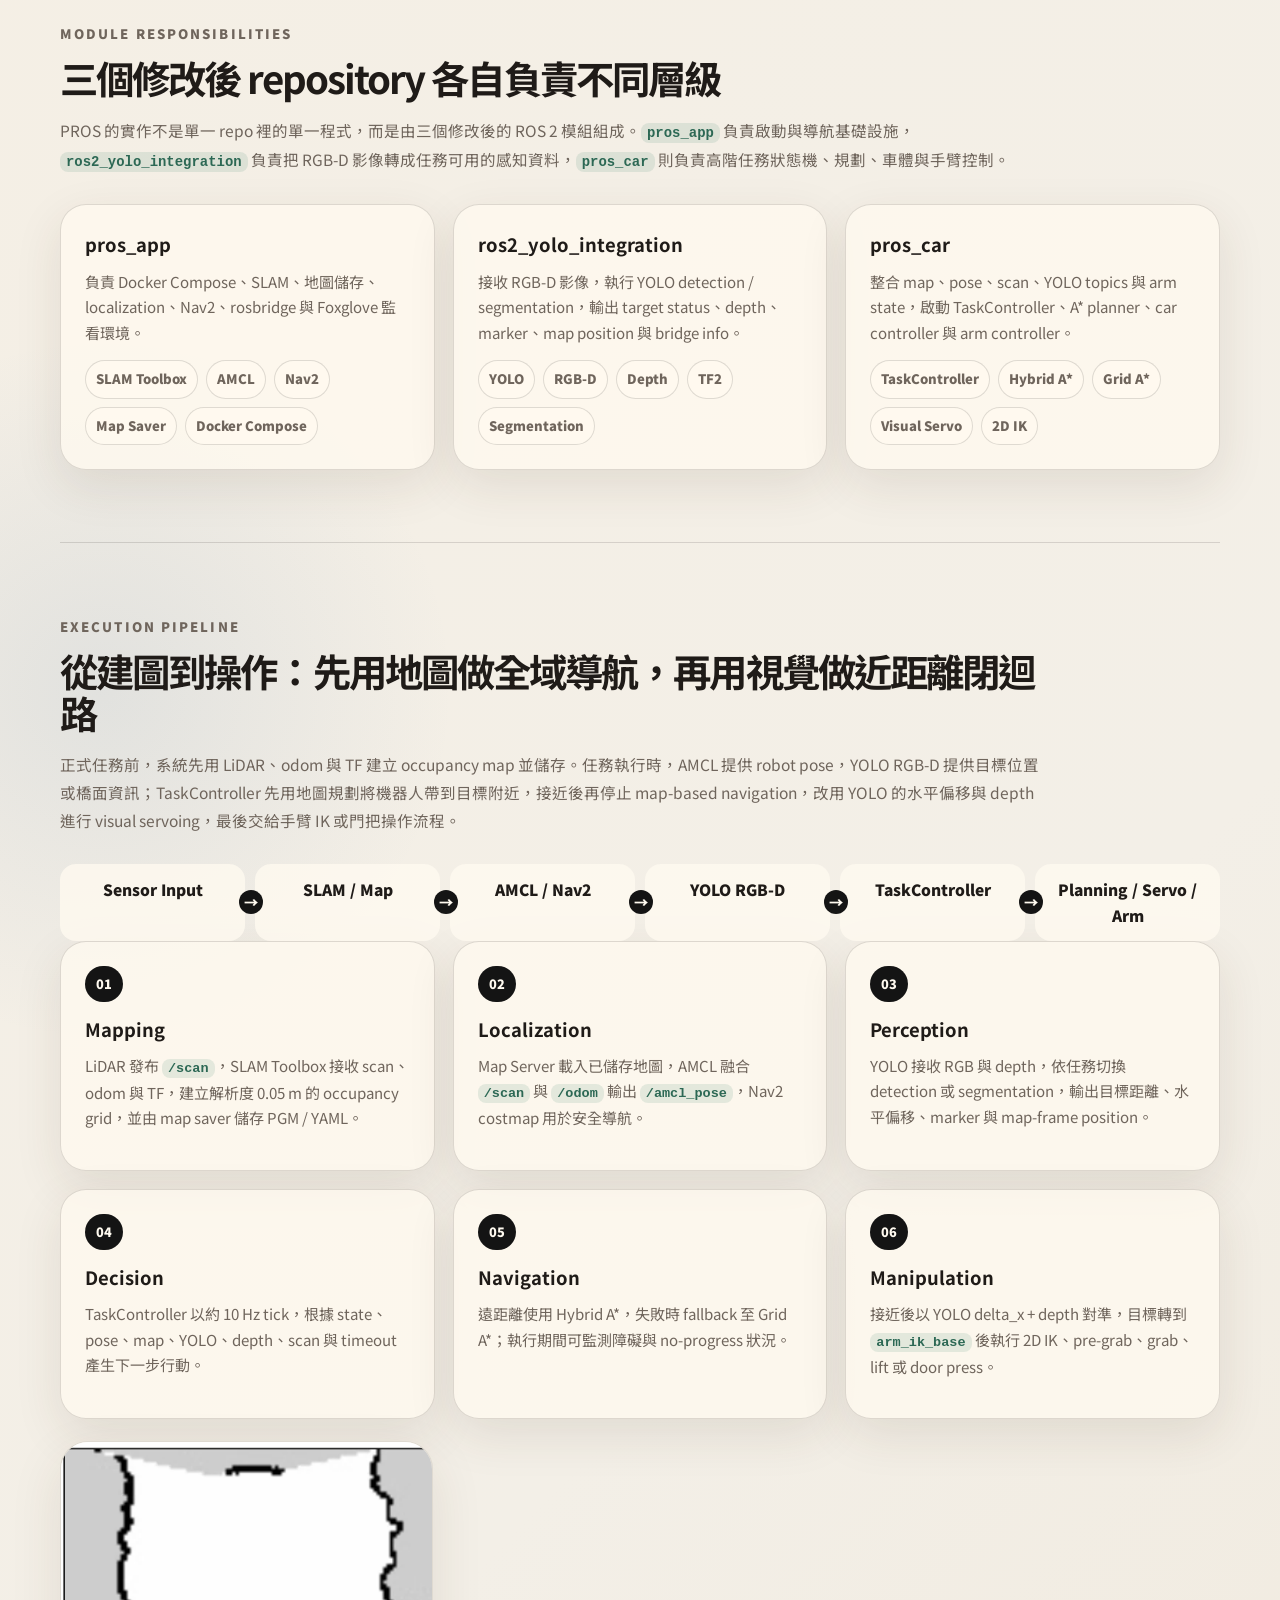
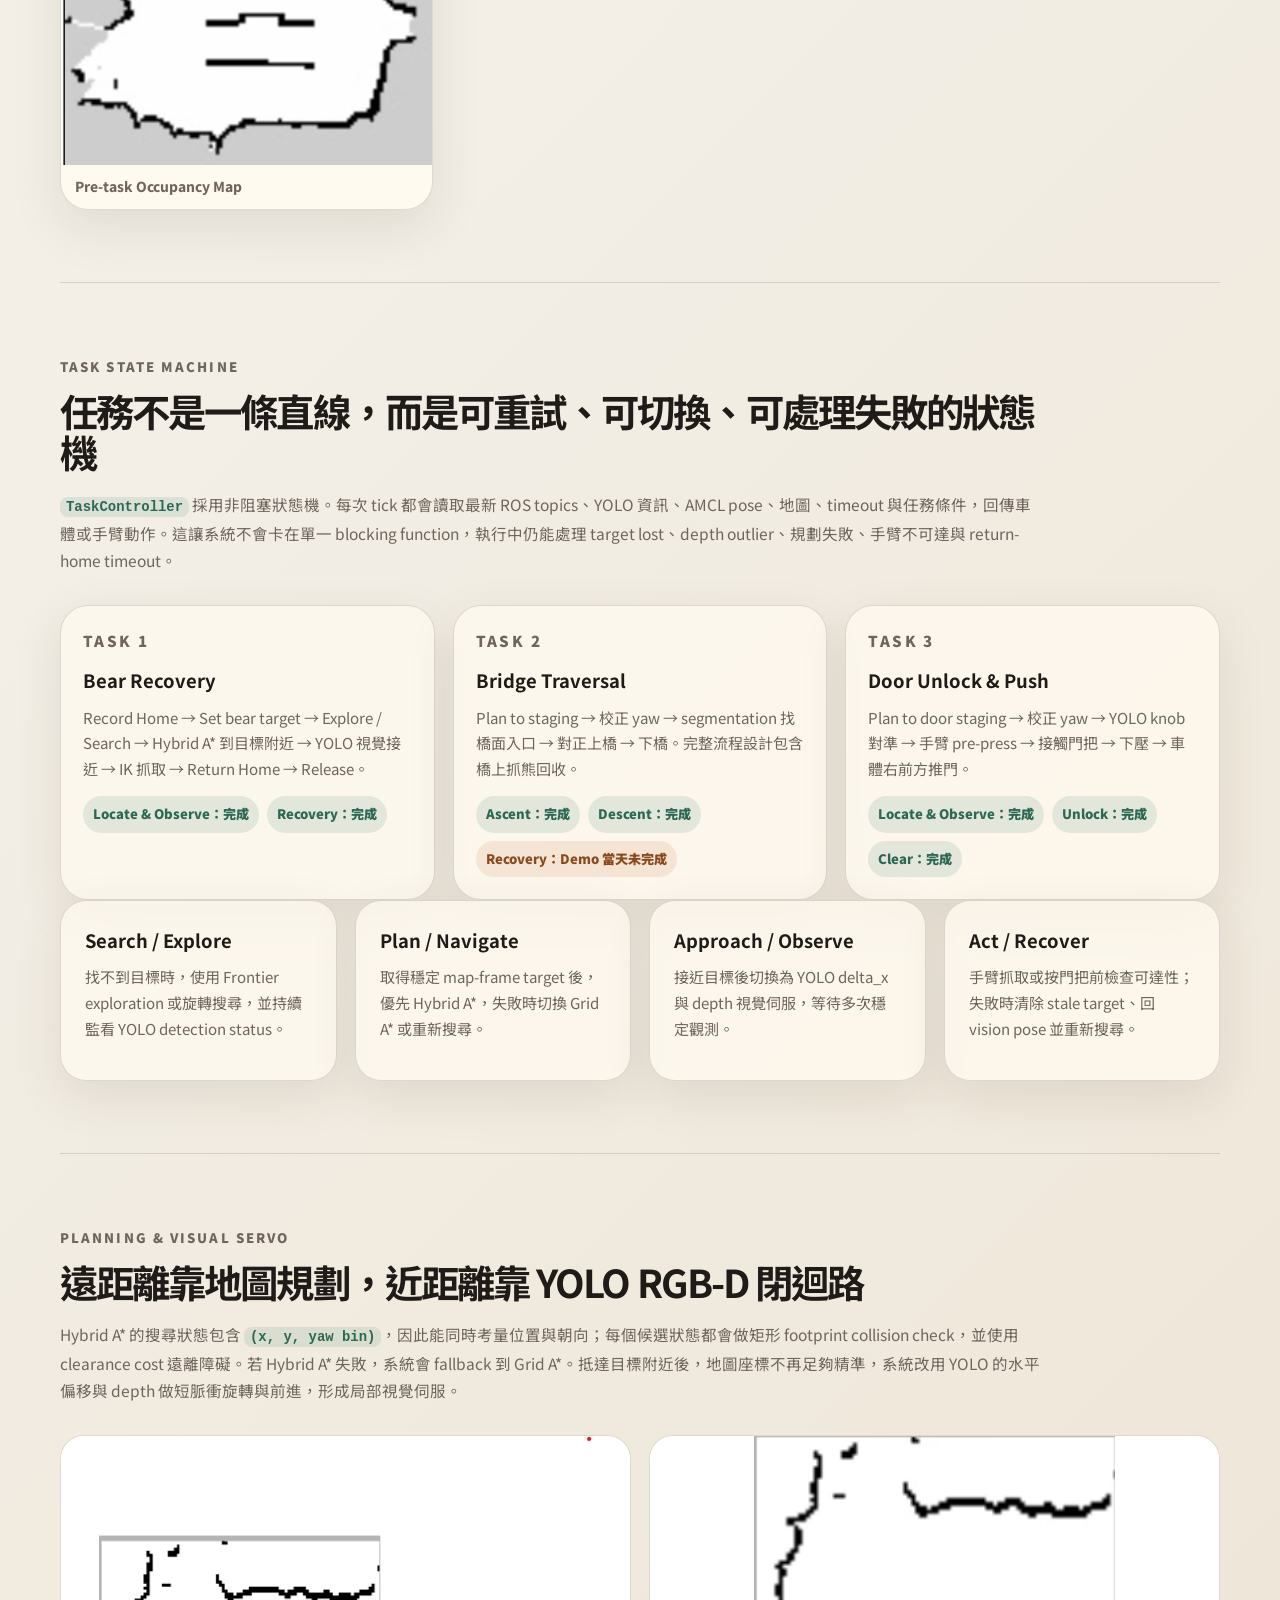
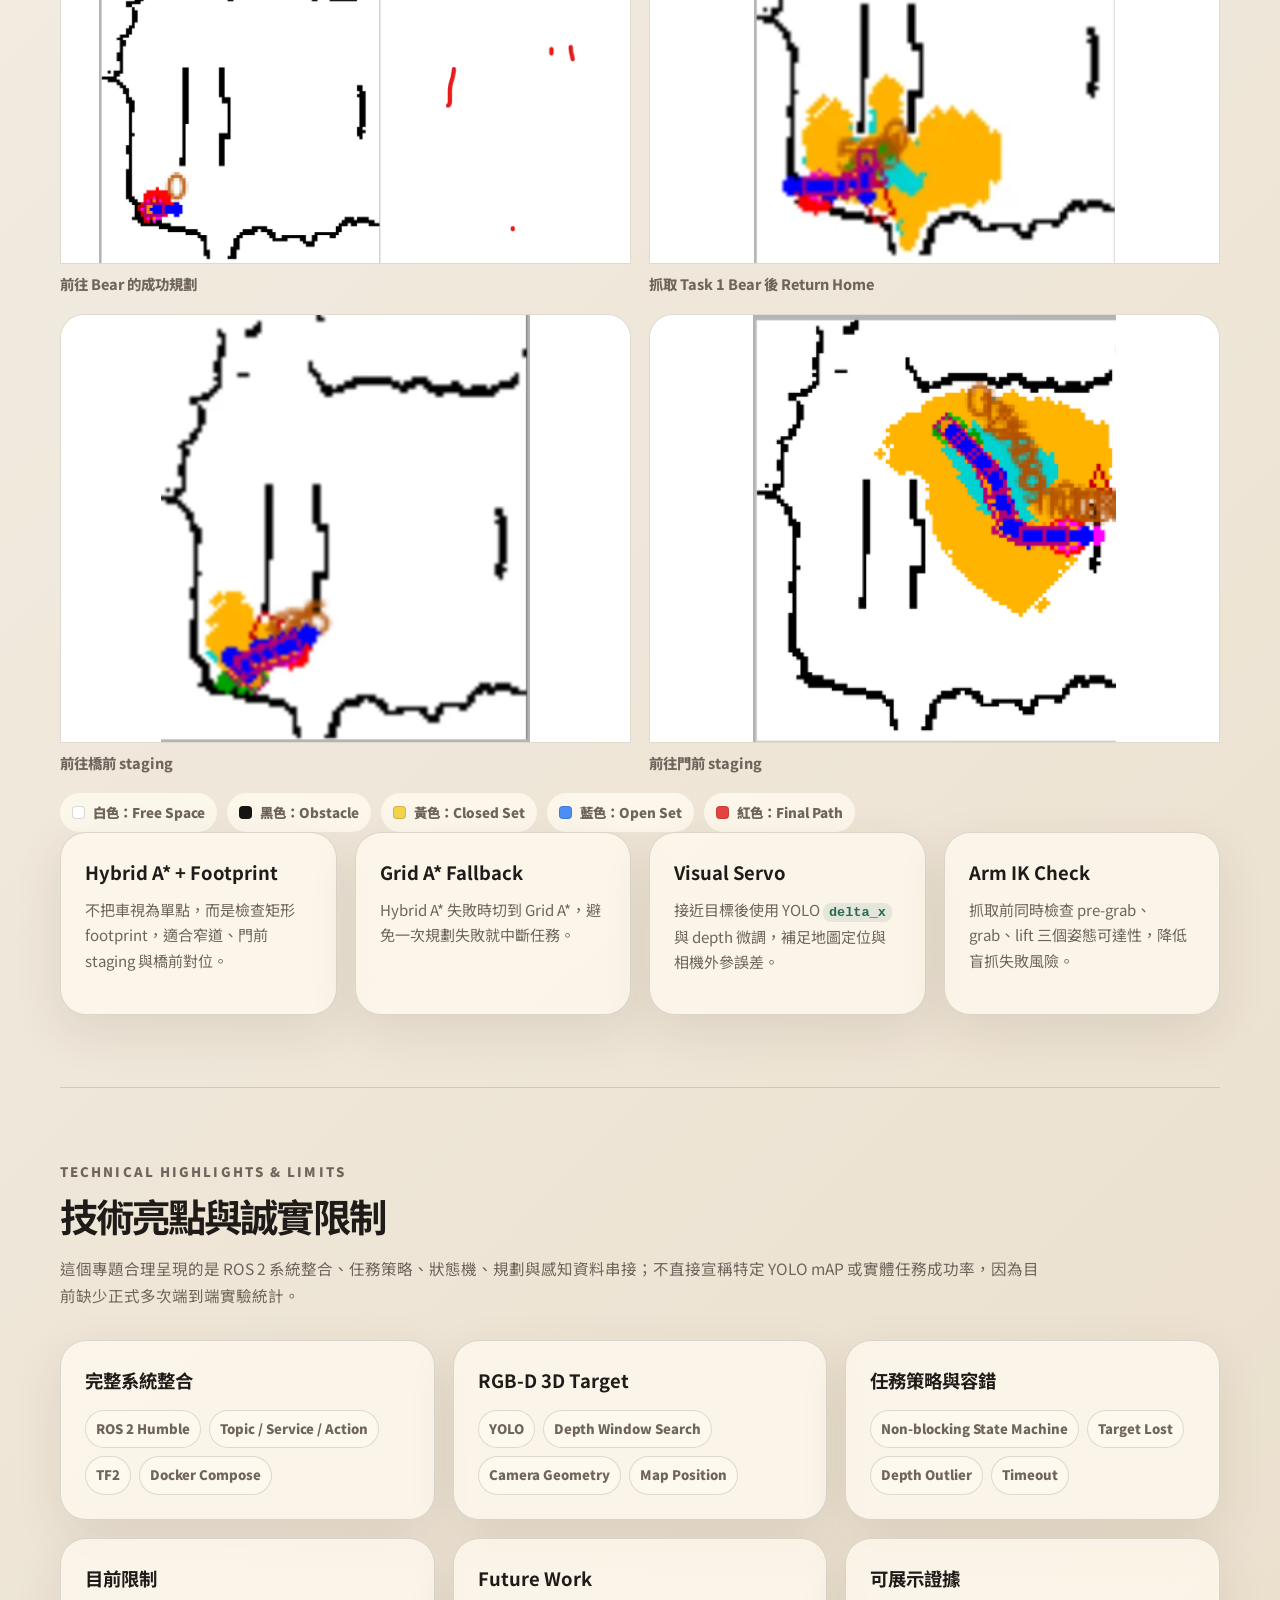
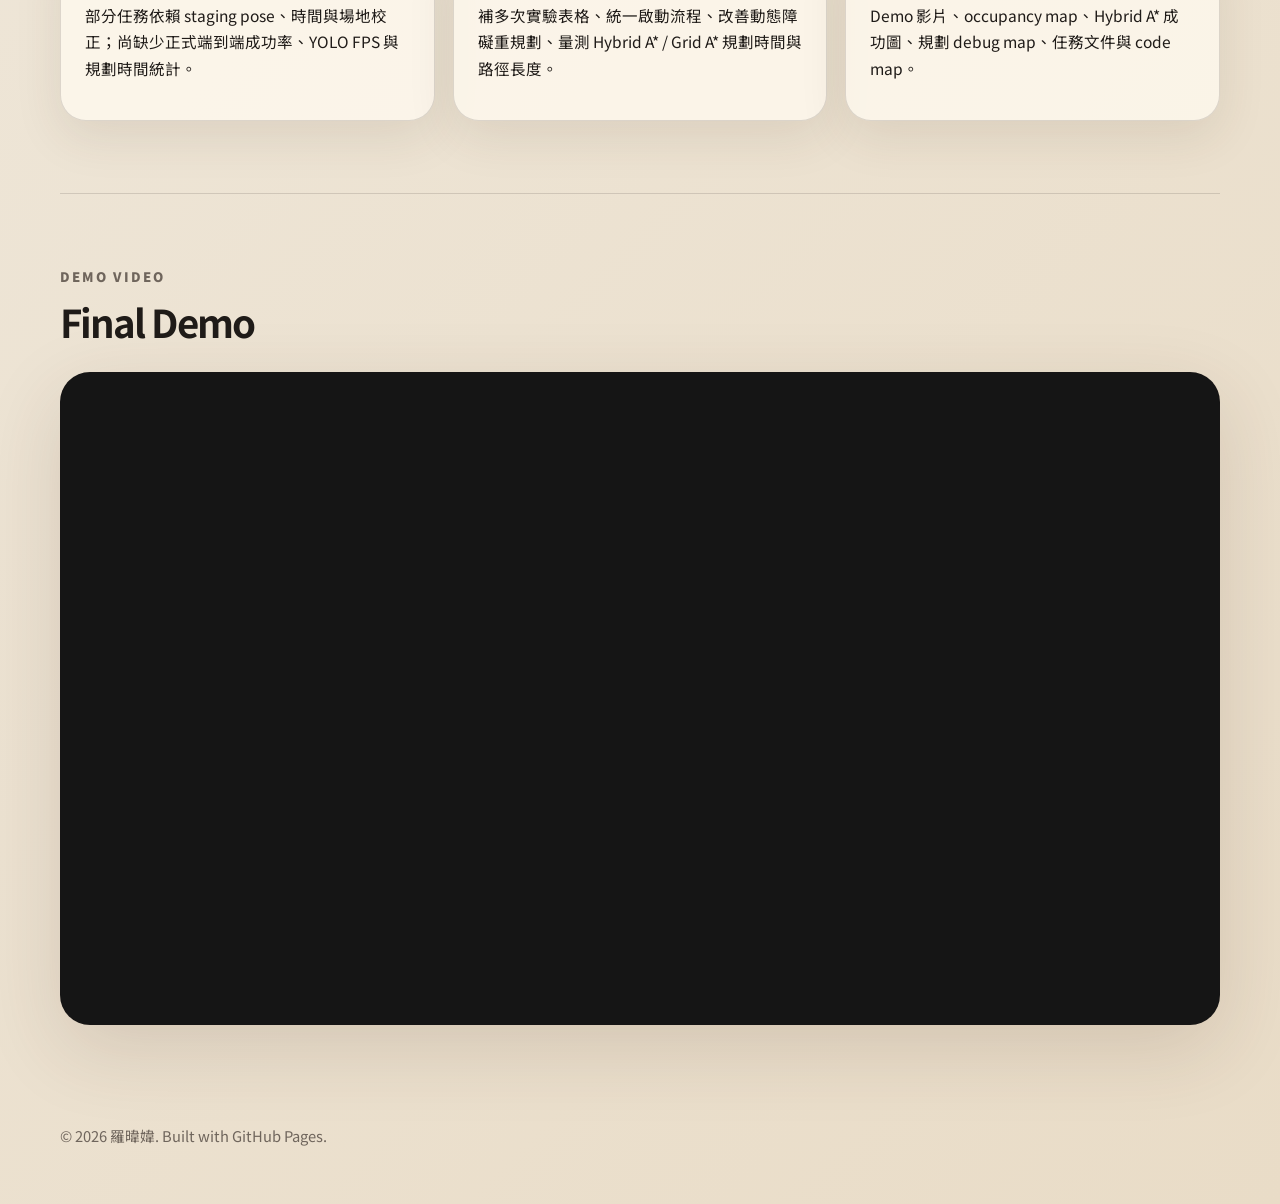
<file: project-ros.html>
<!doctype html>
<html lang="zh-Hant">
  <head>
    <meta charset="utf-8">
    <meta name="viewport" content="width=device-width, initial-scale=1">
    <meta name="description" content="ROS2 自主機器人專題詳細頁：RGB-D 感知、SLAM、定位、路徑規劃、任務決策與機械手臂控制。">
    <title>ROS2 自主機器人 | 羅暐媁</title>
    <link rel="preconnect" href="https://fonts.googleapis.com">
    <link rel="preconnect" href="https://fonts.gstatic.com" crossorigin>
    <link href="https://fonts.googleapis.com/css2?family=Noto+Sans+TC:wght@400;500;700;900&display=swap" rel="stylesheet">
    <link rel="stylesheet" href="styles.css">
  </head>
  <body>
    <header class="site-header">
      <nav class="nav" aria-label="主要導覽">
        <a class="logo" href="index.html">LOWEIWEI</a>
        <div class="nav-links">
          <a href="index.html">首頁</a>
          <a href="journey.html">學期經歷</a>
          <a class="active" href="projects.html">作品集</a>
          <a href="resume.html">履歷聯絡</a>
        </div>
      </nav>
    </header>

    <nav class="research-subnav" aria-label="ROS2 自主機器人頁面導覽">
      <a href="#overview">Overview</a>
      <a href="#story">Story</a>
      <a href="#architecture">Architecture</a>
      <a href="#modules">Modules</a>
      <a href="#flow">Pipeline</a>
      <a href="#tasks">Tasks</a>
      <a href="#planning">Planning</a>
      <a href="#demo">Demo</a>
    </nav>

    <main class="ros-page">
      <section id="overview" class="section ros-hero">
        <div class="ros-hero-copy">
          <a class="back-link" href="projects.html">← 回作品集</a>
          <p class="eyebrow">ROS2 / Autonomous Navigation / Manipulation</p>
          <h1>ROS2 自主機器人</h1>
          <h2>跨校（清大）機器導航與探索期末專題</h2>
          <p class="hero-text">以 ROS 2 Humble 為核心，整合 SLAM / AMCL / Nav2、YOLO RGB-D 感知、自訂 Hybrid A*、近距離視覺伺服與機械手臂 IK，使機器人能依任務狀態自主切換搜尋、規劃、導航、抓取、過橋與開門等行為。</p>
          <div class="tag-list research-tags">
            <span>ROS2</span>
            <span>RGB-D</span>
            <span>YOLO</span>
            <span>SLAM</span>
            <span>AMCL</span>
            <span>Nav2</span>
            <span>Hybrid A*</span>
            <span>Grid A*</span>
            <span>Visual Servo</span>
            <span>2D IK</span>
          </div>
          <div class="hero-actions">
            <a class="button primary" href="https://github.com/loweiwei/pros_portfolio" target="_blank" rel="noreferrer">GitHub</a>
            <a class="button secondary" href="https://youtu.be/gCjPJTPFgRE" target="_blank" rel="noreferrer">Demo Video</a>
          </div>
        </div>
        <a class="ros-image-card hero-slot" href="#lightbox-ros-hero" aria-label="放大 ROS2 專題主畫面">
          <img src="images/POS2/hero.png" alt="ROS2 自主機器人 Unity 與機器人 Demo 畫面">
          <span>Unity / Robot Demo 畫面</span>
        </a>
      </section>

      <section class="section ros-section ros-outline-section">
        <div class="section-heading ros-wide-heading">
          <p class="eyebrow">Page Outline</p>
          <h2>閱讀大綱：從機器人系統目標一路讀到任務 Demo</h2>
          <p>這頁會依照 PROS 的實作順序介紹：先說明專題定位與個人擴充範圍，再看系統架構、三個子模組如何串接，接著說明 SLAM / AMCL / YOLO RGB-D / TaskController / Hybrid A* / Visual Servo / Arm IK 如何形成完整任務流程。</p>
        </div>
        <nav class="ros-roadmap" aria-label="ROS2 自主機器人頁面目錄">
          <a href="#story"><span>01</span><div><strong>Project Story</strong><small>專題定位、任務目標與貢獻範圍</small></div></a>
          <a href="#architecture"><span>02</span><div><strong>System Architecture</strong><small>從感測、定位、感知到控制的整體流程</small></div></a>
          <a href="#modules"><span>03</span><div><strong>Module Responsibilities</strong><small>pros_app、pros_car、YOLO integration 分工</small></div></a>
          <a href="#flow"><span>04</span><div><strong>Execution Pipeline</strong><small>建圖、定位、辨識、規劃、視覺伺服與手臂</small></div></a>
          <a href="#tasks"><span>05</span><div><strong>Task State Machine</strong><small>三項任務、狀態轉移與失敗處理</small></div></a>
          <a href="#planning"><span>06</span><div><strong>Planning & Servo</strong><small>Hybrid A*、Grid A* fallback 與近距離視覺控制</small></div></a>
          <a href="#demo"><span>07</span><div><strong>Demo & Results</strong><small>Demo 影片、規劃結果與限制</small></div></a>
        </nav>
      </section>

      <section id="story" class="section ros-section">
        <div class="section-heading ros-wide-heading">
          <p class="eyebrow">Project Story</p>
          <h2>專題定位：把 SLAM、YOLO、路徑規劃與手臂操作串成任務導向的自主機器人</h2>
          <p>PROS 的重點不是單獨展示 YOLO、SLAM 或手臂，而是讓機器人能根據任務狀態，在「搜尋、地圖導航、近距離視覺對準、抓取、過橋、開門」之間自主切換。系統以 ROS 2 topic、TF、action、service 串接多個子系統，使感測資料能一路轉成導航目標、規劃路徑、車體命令與手臂動作。</p>
          <p>本作品基於老師提供的三個 ROS 2 base modules 進行修改、整合與擴充。我的呈現重點是任務狀態機、ROS topic 串接、YOLO RGB-D 資料使用、Hybrid / Grid A* 規劃、近距離視覺伺服、手臂控制流程與 demo pipeline。YOLO 任務資料由我自行標註並訓練，再整合進 ROS 2 感知流程。</p>
        </div>
        <div class="ros-story-grid">
          <article><h3>系統要解決的問題</h3><p>機器人不能只知道「目標在哪」，還需要能建圖、定位、規劃可行路徑、處理感知誤差，並在接近目標後轉成精細操作。</p></article>
          <article><h3>我的整合重點</h3><p>把 YOLO / RGB-D 輸出接到 TaskController、A* 規劃器、車體控制與手臂 IK，使任務流程能從遠距離導航延伸到近距離操作。</p></article>
          <article><h3>Demo 任務</h3><p>Task 1 抓熊回家、Task 2 上橋下橋、Task 3 開門推門，三者共用同一套感知、定位、規劃與狀態機架構。</p></article>
        </div>
      </section>

      <section id="architecture" class="section ros-section">
        <div class="section-heading ros-wide-heading">
          <p class="eyebrow">System Architecture</p>
          <h2>整體架構：感測器先建立世界，TaskController 再決定下一步行動</h2>
          <p>系統從 LiDAR、RGB-D Camera、IMU 與 Odometry 取得環境資訊，透過 SLAM Toolbox 建立 occupancy map，再用 AMCL / Nav2 在地圖中定位與導航。YOLO 模組負責 detection / segmentation，並結合 depth 與 TF 輸出目標 map 座標或橋面入口。最後由 TaskController 根據任務狀態、地圖、pose、YOLO topic、depth 與 timeout 決定要探索、規劃、導航、視覺伺服或執行手臂動作。</p>
        </div>
        <div class="ros-architecture-map">
          <article><span>Sensors</span><h3>LiDAR / RGB-D / IMU / Odom</h3><p>提供 <code>/scan</code>、RGB image、depth image、姿態與里程計資料。</p></article>
          <article><span>Mapping</span><h3>SLAM Toolbox</h3><p>由 LiDAR、odom 與 TF 建立 occupancy grid map，並透過 map saver 儲存。</p></article>
          <article><span>Localization</span><h3>AMCL / Nav2</h3><p>載入地圖後估計 robot pose，建立 costmap 並支援導航。</p></article>
          <article><span>Perception</span><h3>YOLO RGB-D</h3><p>辨識 bear、bridge、door knob，輸出 target info、depth、marker 與 map position。</p></article>
          <article><span>Decision</span><h3>TaskController</h3><p>非阻塞狀態機，根據任務與感測資料切換搜尋、規劃、接近、抓取、開門。</p></article>
          <article><span>Control</span><h3>Car / Arm Controller</h3><p>輸出車體控制、手臂關節角、gripper 動作與 task transition。</p></article>
        </div>
      </section>

      <section id="modules" class="section ros-section">
        <div class="section-heading ros-wide-heading">
          <p class="eyebrow">Module Responsibilities</p>
          <h2>三個修改後 repository 各自負責不同層級</h2>
          <p>PROS 的實作不是單一 repo 裡的單一程式，而是由三個修改後的 ROS 2 模組組成。<code>pros_app</code> 負責啟動與導航基礎設施，<code>ros2_yolo_integration</code> 負責把 RGB-D 影像轉成任務可用的感知資料，<code>pros_car</code> 則負責高階任務狀態機、規劃、車體與手臂控制。</p>
        </div>
        <div class="ros-module-grid">
          <article><h3>pros_app</h3><p>負責 Docker Compose、SLAM、地圖儲存、localization、Nav2、rosbridge 與 Foxglove 監看環境。</p><div class="tech-tags"><span>SLAM Toolbox</span><span>AMCL</span><span>Nav2</span><span>Map Saver</span><span>Docker Compose</span></div></article>
          <article><h3>ros2_yolo_integration</h3><p>接收 RGB-D 影像，執行 YOLO detection / segmentation，輸出 target status、depth、marker、map position 與 bridge info。</p><div class="tech-tags"><span>YOLO</span><span>RGB-D</span><span>Depth</span><span>TF2</span><span>Segmentation</span></div></article>
          <article><h3>pros_car</h3><p>整合 map、pose、scan、YOLO topics 與 arm state，啟動 TaskController、A* planner、car controller 與 arm controller。</p><div class="tech-tags"><span>TaskController</span><span>Hybrid A*</span><span>Grid A*</span><span>Visual Servo</span><span>2D IK</span></div></article>
        </div>
      </section>

      <section id="flow" class="section ros-section">
        <div class="section-heading ros-wide-heading">
          <p class="eyebrow">Execution Pipeline</p>
          <h2>從建圖到操作：先用地圖做全域導航，再用視覺做近距離閉迴路</h2>
          <p>正式任務前，系統先用 LiDAR、odom 與 TF 建立 occupancy map 並儲存。任務執行時，AMCL 提供 robot pose，YOLO RGB-D 提供目標位置或橋面資訊；TaskController 先用地圖規劃將機器人帶到目標附近，接近後再停止 map-based navigation，改用 YOLO 的水平偏移與 depth 進行 visual servoing，最後交給手臂 IK 或門把操作流程。</p>
        </div>
        <div class="ros-pipeline-chain">
          <span>Sensor Input</span>
          <span>SLAM / Map</span>
          <span>AMCL / Nav2</span>
          <span>YOLO RGB-D</span>
          <span>TaskController</span>
          <span>Planning / Servo / Arm</span>
        </div>
        <div class="ros-stage-grid">
          <article><span>01</span><h3>Mapping</h3><p>LiDAR 發布 <code>/scan</code>，SLAM Toolbox 接收 scan、odom 與 TF，建立解析度 0.05 m 的 occupancy grid，並由 map saver 儲存 PGM / YAML。</p></article>
          <article><span>02</span><h3>Localization</h3><p>Map Server 載入已儲存地圖，AMCL 融合 <code>/scan</code> 與 <code>/odom</code> 輸出 <code>/amcl_pose</code>，Nav2 costmap 用於安全導航。</p></article>
          <article><span>03</span><h3>Perception</h3><p>YOLO 接收 RGB 與 depth，依任務切換 detection 或 segmentation，輸出目標距離、水平偏移、marker 與 map-frame position。</p></article>
          <article><span>04</span><h3>Decision</h3><p>TaskController 以約 10 Hz tick，根據 state、pose、map、YOLO、depth、scan 與 timeout 產生下一步行動。</p></article>
          <article><span>05</span><h3>Navigation</h3><p>遠距離使用 Hybrid A*，失敗時 fallback 至 Grid A*；執行期間可監測障礙與 no-progress 狀況。</p></article>
          <article><span>06</span><h3>Manipulation</h3><p>接近後以 YOLO delta_x + depth 對準，目標轉到 <code>arm_ik_base</code> 後執行 2D IK、pre-grab、grab、lift 或 door press。</p></article>
        </div>
        <div class="ros-media-pair single-media ros-flow-map">
          <a class="ros-image-card" href="#lightbox-occupancy-map" aria-label="放大 Occupancy Map">
            <img src="images/POS2/occupancy-map.png" alt="ROS2 自主機器人任務前建立的 Occupancy Map">
            <span>Pre-task Occupancy Map</span>
          </a>
        </div>
      </section>

      <section id="tasks" class="section ros-section">
        <div class="section-heading ros-wide-heading">
          <p class="eyebrow">Task State Machine</p>
          <h2>任務不是一條直線，而是可重試、可切換、可處理失敗的狀態機</h2>
          <p><code>TaskController</code> 採用非阻塞狀態機。每次 tick 都會讀取最新 ROS topics、YOLO 資訊、AMCL pose、地圖、timeout 與任務條件，回傳車體或手臂動作。這讓系統不會卡在單一 blocking function，執行中仍能處理 target lost、depth outlier、規劃失敗、手臂不可達與 return-home timeout。</p>
        </div>
        <div class="ros-task-grid">
          <article class="ros-task-card"><div class="ros-task-body"><p class="eyebrow">Task 1</p><h3>Bear Recovery</h3><p>Record Home → Set bear target → Explore / Search → Hybrid A* 到目標附近 → YOLO 視覺接近 → IK 抓取 → Return Home → Release。</p><div class="status-list"><span class="status-done">Locate & Observe：完成</span><span class="status-done">Recovery：完成</span></div></div></article>
          <article class="ros-task-card"><div class="ros-task-body"><p class="eyebrow">Task 2</p><h3>Bridge Traversal</h3><p>Plan to staging → 校正 yaw → segmentation 找橋面入口 → 對正上橋 → 下橋。完整流程設計包含橋上抓熊回收。</p><div class="status-list"><span class="status-done">Ascent：完成</span><span class="status-done">Descent：完成</span><span class="status-partial">Recovery：Demo 當天未完成</span></div></div></article>
          <article class="ros-task-card"><div class="ros-task-body"><p class="eyebrow">Task 3</p><h3>Door Unlock & Push</h3><p>Plan to door staging → 校正 yaw → YOLO knob 對準 → 手臂 pre-press → 接觸門把 → 下壓 → 車體右前方推門。</p><div class="status-list"><span class="status-done">Locate & Observe：完成</span><span class="status-done">Unlock：完成</span><span class="status-done">Clear：完成</span></div></div></article>
        </div>
        <div class="ros-state-grid">
          <article><h3>Search / Explore</h3><p>找不到目標時，使用 Frontier exploration 或旋轉搜尋，並持續監看 YOLO detection status。</p></article>
          <article><h3>Plan / Navigate</h3><p>取得穩定 map-frame target 後，優先 Hybrid A*，失敗時切換 Grid A* 或重新搜尋。</p></article>
          <article><h3>Approach / Observe</h3><p>接近目標後切換為 YOLO delta_x 與 depth 視覺伺服，等待多次穩定觀測。</p></article>
          <article><h3>Act / Recover</h3><p>手臂抓取或按門把前檢查可達性；失敗時清除 stale target、回 vision pose 並重新搜尋。</p></article>
        </div>
      </section>

      <section id="planning" class="section ros-section">
        <div class="section-heading ros-wide-heading">
          <p class="eyebrow">Planning & Visual Servo</p>
          <h2>遠距離靠地圖規劃，近距離靠 YOLO RGB-D 閉迴路</h2>
          <p>Hybrid A* 的搜尋狀態包含 <code>(x, y, yaw bin)</code>，因此能同時考量位置與朝向；每個候選狀態都會做矩形 footprint collision check，並使用 clearance cost 遠離障礙。若 Hybrid A* 失敗，系統會 fallback 到 Grid A*。抵達目標附近後，地圖座標不再足夠精準，系統改用 YOLO 的水平偏移與 depth 做短脈衝旋轉與前進，形成局部視覺伺服。</p>
        </div>
        <div class="planning-gallery">
          <figure><a class="ros-image-card planning-slot" href="#lightbox-plan-bear" aria-label="放大前往 Bear 的成功規劃"><img src="images/POS2/plan-bear.png" alt="Hybrid A* 前往 Bear 的成功規劃"></a><figcaption>前往 Bear 的成功規劃</figcaption></figure>
          <figure><a class="ros-image-card planning-slot" href="#lightbox-plan-return" aria-label="放大抓取 Task 1 Bear 後 Return Home"><img src="images/POS2/plan-return-home.png" alt="Hybrid A* 抓取 Task 1 Bear 後 Return Home 規劃"></a><figcaption>抓取 Task 1 Bear 後 Return Home</figcaption></figure>
          <figure><a class="ros-image-card planning-slot" href="#lightbox-plan-bridge" aria-label="放大前往橋前 staging"><img src="images/POS2/plan-bridge.png" alt="Hybrid A* 前往橋前 staging 規劃"></a><figcaption>前往橋前 staging</figcaption></figure>
          <figure><a class="ros-image-card planning-slot" href="#lightbox-plan-door" aria-label="放大前往門前 staging"><img src="images/POS2/plan-door.png" alt="Hybrid A* 前往門前 staging 規劃"></a><figcaption>前往門前 staging</figcaption></figure>
        </div>
        <div class="planning-legend" aria-label="Hybrid A* debug map legend">
          <span><i class="legend-free"></i>白色：Free Space</span><span><i class="legend-obstacle"></i>黑色：Obstacle</span><span><i class="legend-closed"></i>黃色：Closed Set</span><span><i class="legend-open"></i>藍色：Open Set</span><span><i class="legend-path"></i>紅色：Final Path</span>
        </div>
        <div class="highlight-card-grid ros-highlight-grid">
          <article><h3>Hybrid A* + Footprint</h3><p>不把車視為單點，而是檢查矩形 footprint，適合窄道、門前 staging 與橋前對位。</p></article>
          <article><h3>Grid A* Fallback</h3><p>Hybrid A* 失敗時切到 Grid A*，避免一次規劃失敗就中斷任務。</p></article>
          <article><h3>Visual Servo</h3><p>接近目標後使用 YOLO <code>delta_x</code> 與 depth 微調，補足地圖定位與相機外參誤差。</p></article>
          <article><h3>Arm IK Check</h3><p>抓取前同時檢查 pre-grab、grab、lift 三個姿態可達性，降低盲抓失敗風險。</p></article>
        </div>
      </section>

      <section class="section ros-section">
        <div class="section-heading ros-wide-heading">
          <p class="eyebrow">Technical Highlights & Limits</p>
          <h2>技術亮點與誠實限制</h2>
          <p>這個專題合理呈現的是 ROS 2 系統整合、任務策略、狀態機、規劃與感知資料串接；不直接宣稱特定 YOLO mAP 或實體任務成功率，因為目前缺少正式多次端到端實驗統計。</p>
        </div>
        <div class="tech-card-grid">
          <article><h3>完整系統整合</h3><div class="tech-tags"><span>ROS 2 Humble</span><span>Topic / Service / Action</span><span>TF2</span><span>Docker Compose</span></div></article>
          <article><h3>RGB-D 3D Target</h3><div class="tech-tags"><span>YOLO</span><span>Depth Window Search</span><span>Camera Geometry</span><span>Map Position</span></div></article>
          <article><h3>任務策略與容錯</h3><div class="tech-tags"><span>Non-blocking State Machine</span><span>Target Lost</span><span>Depth Outlier</span><span>Timeout</span></div></article>
          <article><h3>目前限制</h3><p>部分任務依賴 staging pose、時間與場地校正；尚缺少正式端到端成功率、YOLO FPS 與規劃時間統計。</p></article>
          <article><h3>Future Work</h3><p>補多次實驗表格、統一啟動流程、改善動態障礙重規劃、量測 Hybrid A* / Grid A* 規劃時間與路徑長度。</p></article>
          <article><h3>可展示證據</h3><p>Demo 影片、occupancy map、Hybrid A* 成功圖、規劃 debug map、任務文件與 code map。</p></article>
        </div>
      </section>

      <section id="demo" class="section ros-section demo-section">
        <div class="section-heading">
          <p class="eyebrow">Demo Video</p>
          <h2>Final Demo</h2>
        </div>
        <div class="video-frame">
          <iframe src="https://www.youtube.com/embed/gCjPJTPFgRE" title="ROS2 自主機器人 Final Demo" allow="accelerometer; autoplay; clipboard-write; encrypted-media; gyroscope; picture-in-picture; web-share" allowfullscreen></iframe>
        </div>
      </section>
    </main>

    <div id="lightbox-ros-hero" class="lightbox"><a class="lightbox-close" href="#overview">×</a><img src="images/POS2/hero.png" alt="ROS2 自主機器人 Unity 與機器人 Demo 畫面放大"></div>
    <div id="lightbox-occupancy-map" class="lightbox"><a class="lightbox-close" href="#flow">×</a><img src="images/POS2/occupancy-map.png" alt="Occupancy Map 放大"></div>
    <div id="lightbox-plan-bear" class="lightbox"><a class="lightbox-close" href="#planning">×</a><img src="images/POS2/plan-bear.png" alt="前往 Bear 的成功規劃放大"></div>
    <div id="lightbox-plan-return" class="lightbox"><a class="lightbox-close" href="#planning">×</a><img src="images/POS2/plan-return-home.png" alt="Return Home 規劃放大"></div>
    <div id="lightbox-plan-bridge" class="lightbox"><a class="lightbox-close" href="#planning">×</a><img src="images/POS2/plan-bridge.png" alt="橋前 staging 規劃放大"></div>
    <div id="lightbox-plan-door" class="lightbox"><a class="lightbox-close" href="#planning">×</a><img src="images/POS2/plan-door.png" alt="門前 staging 規劃放大"></div>

    <footer class="footer"><p>© 2026 羅暐媁. Built with GitHub Pages.</p></footer>
  </body>
</html>
</file>
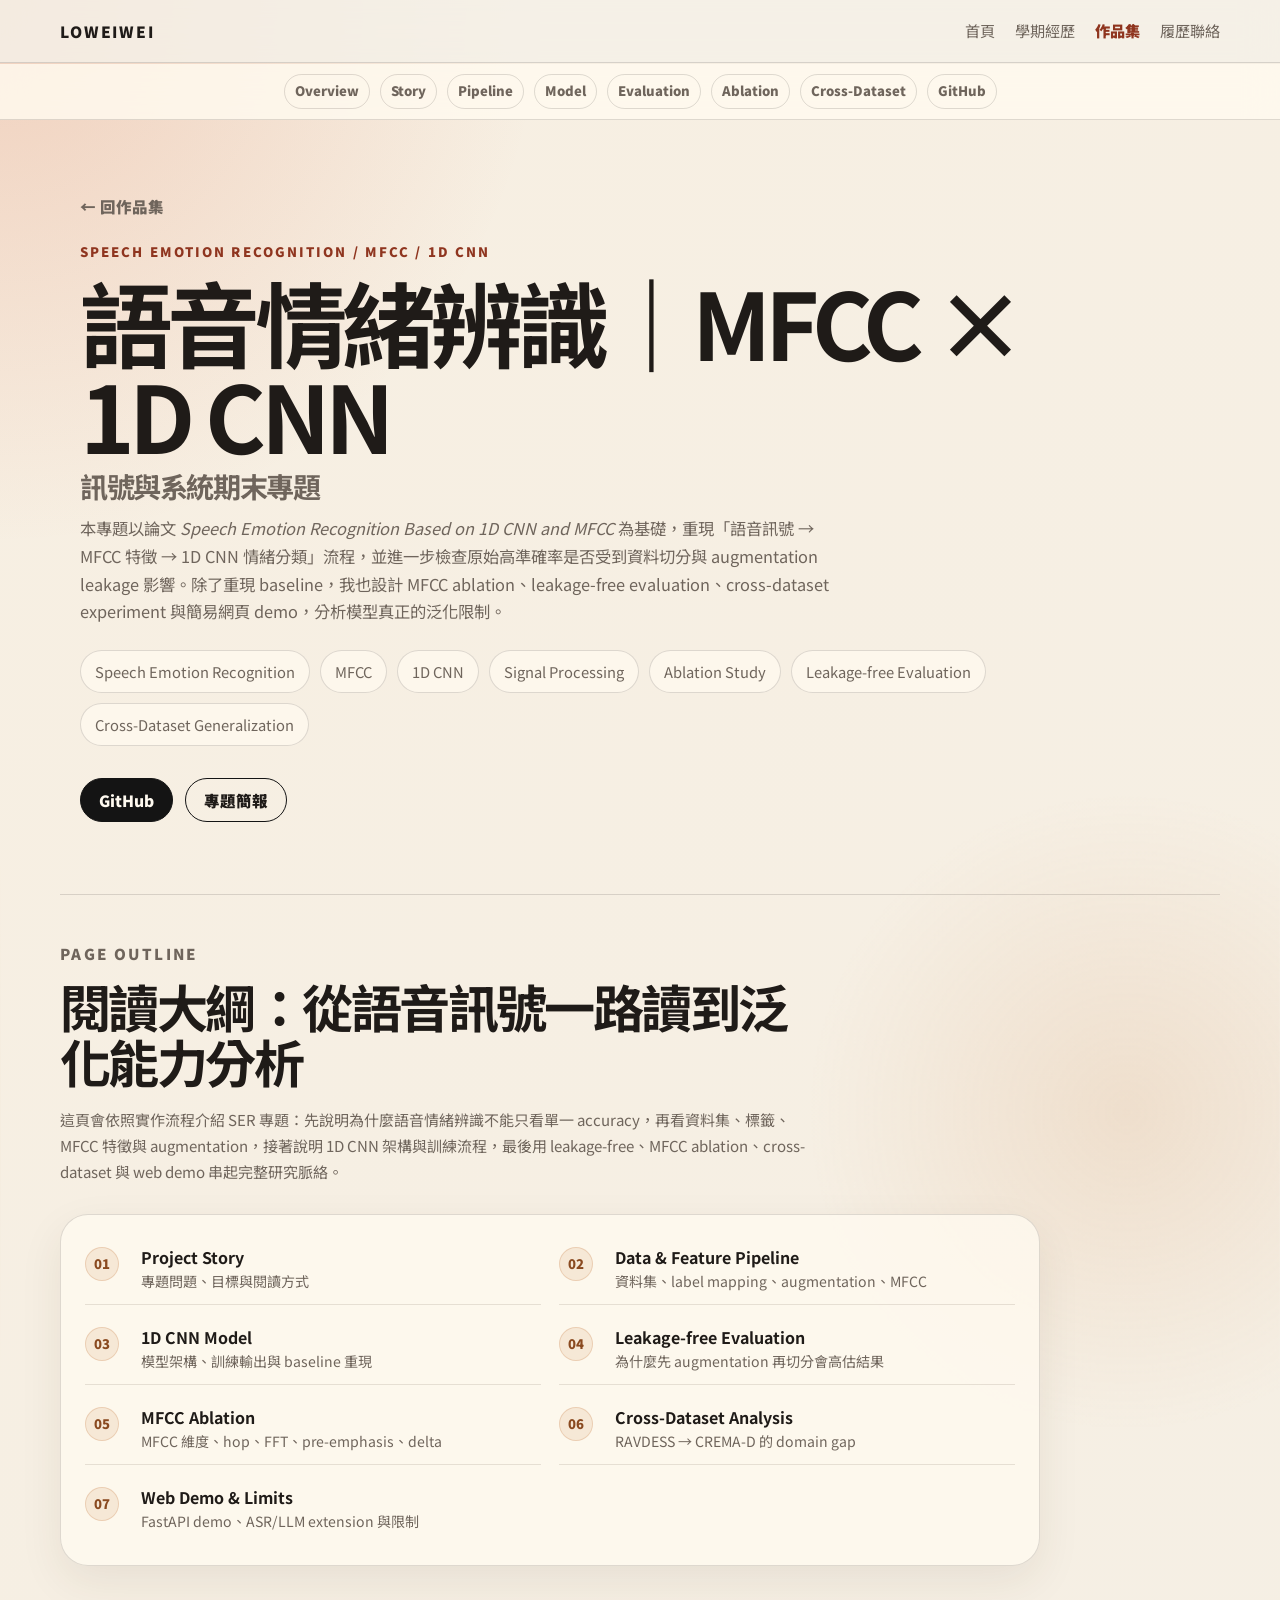
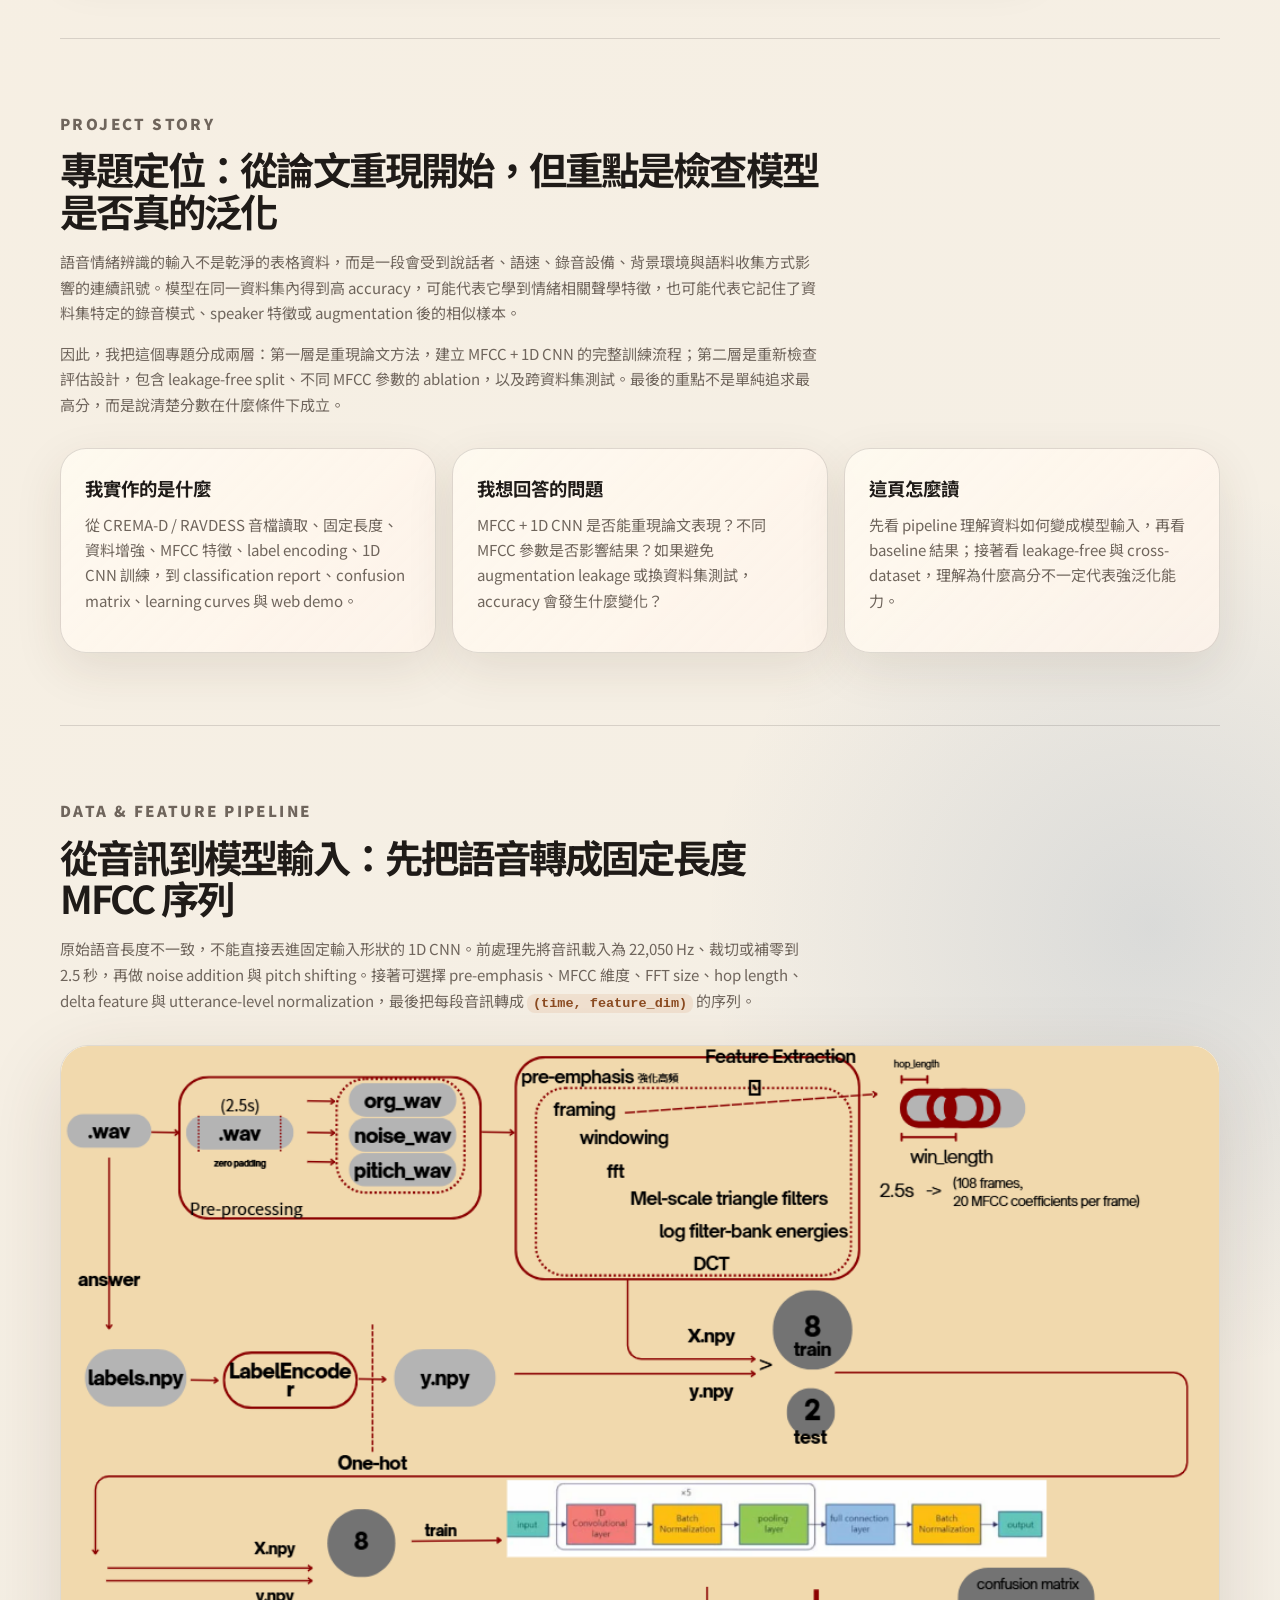
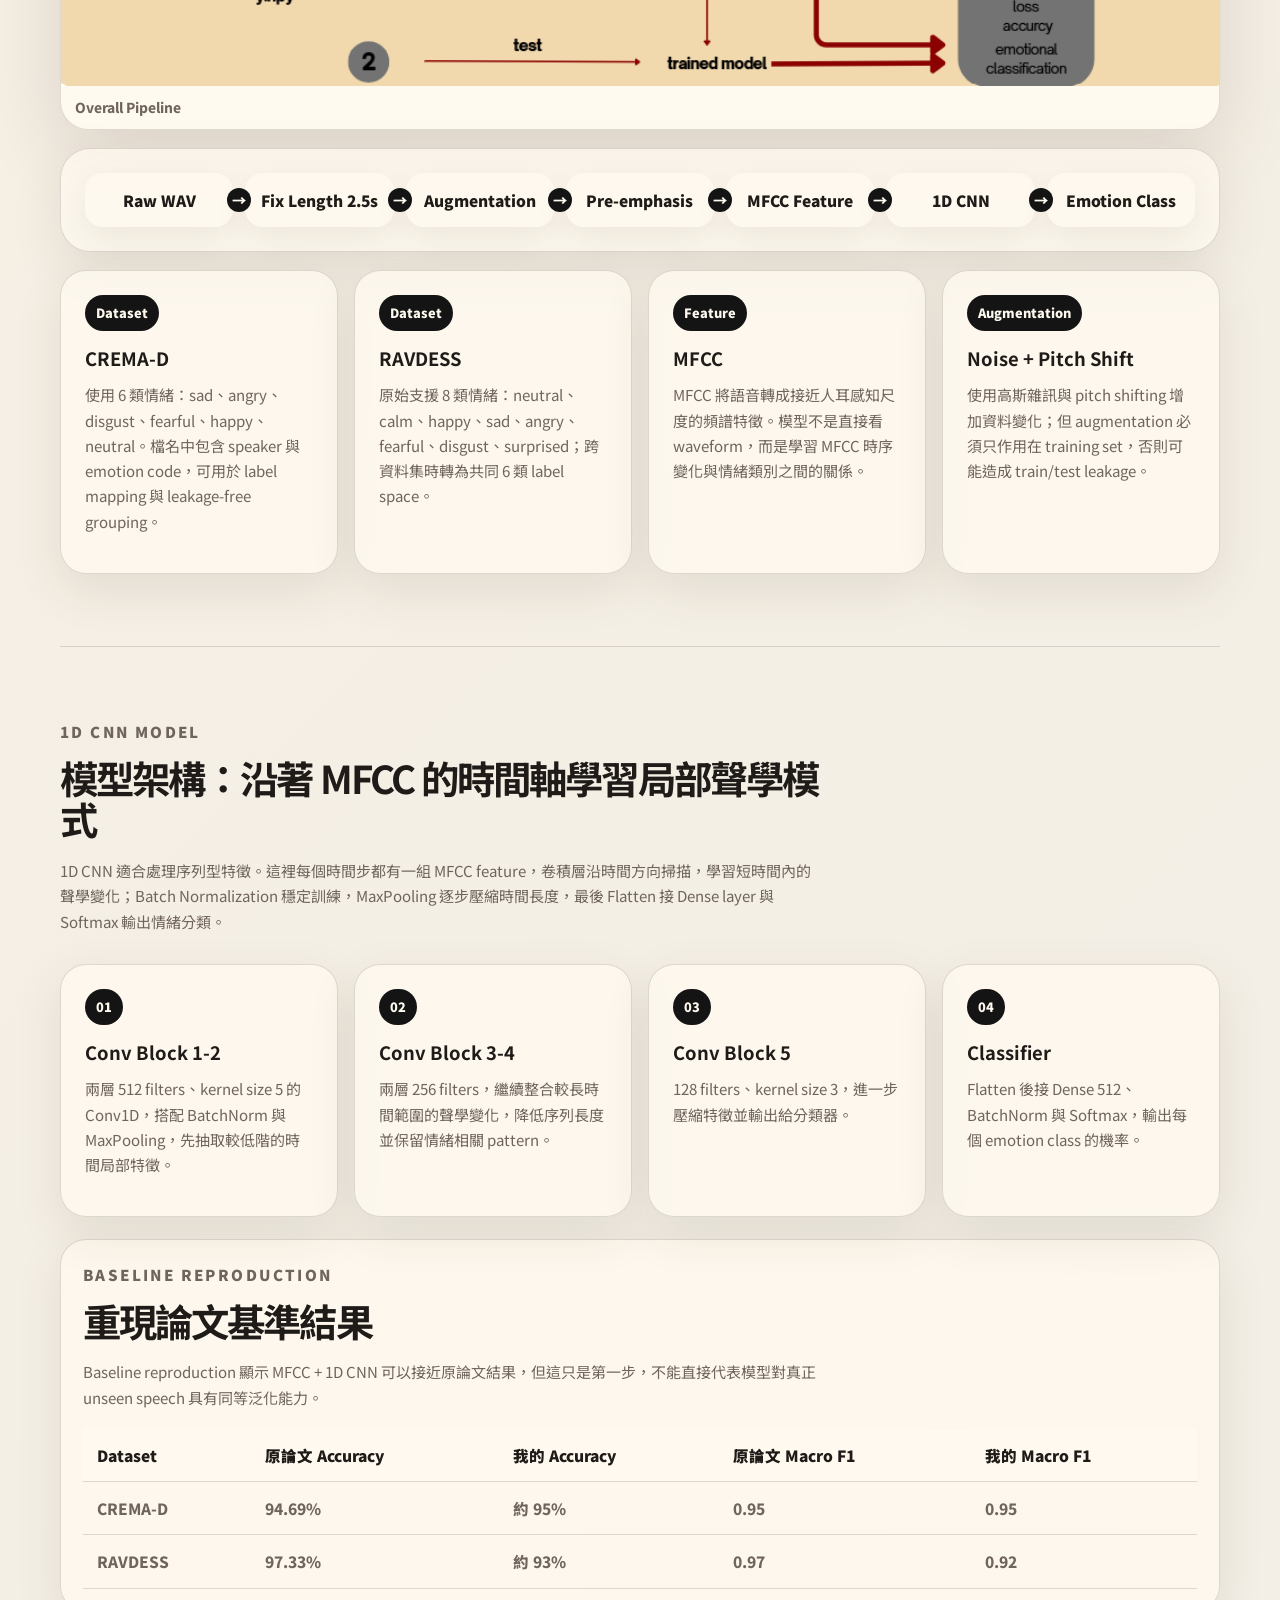
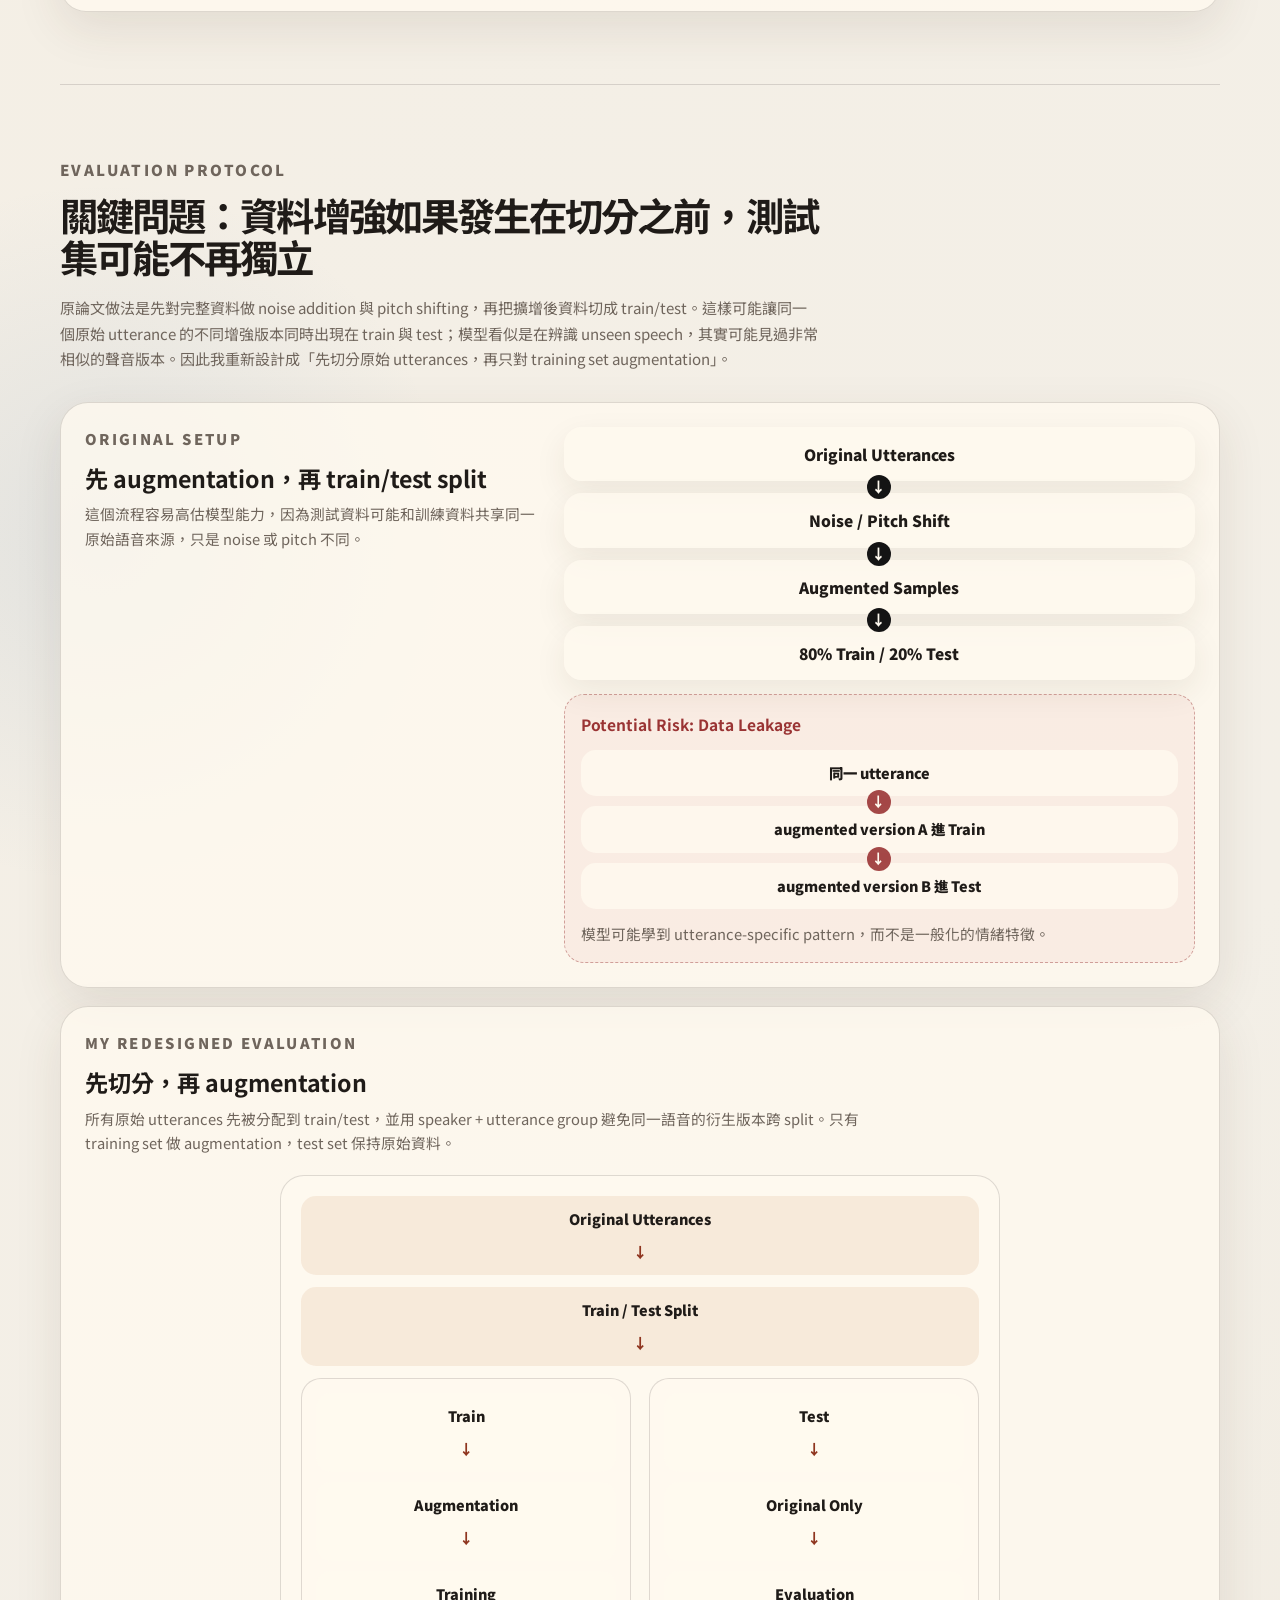
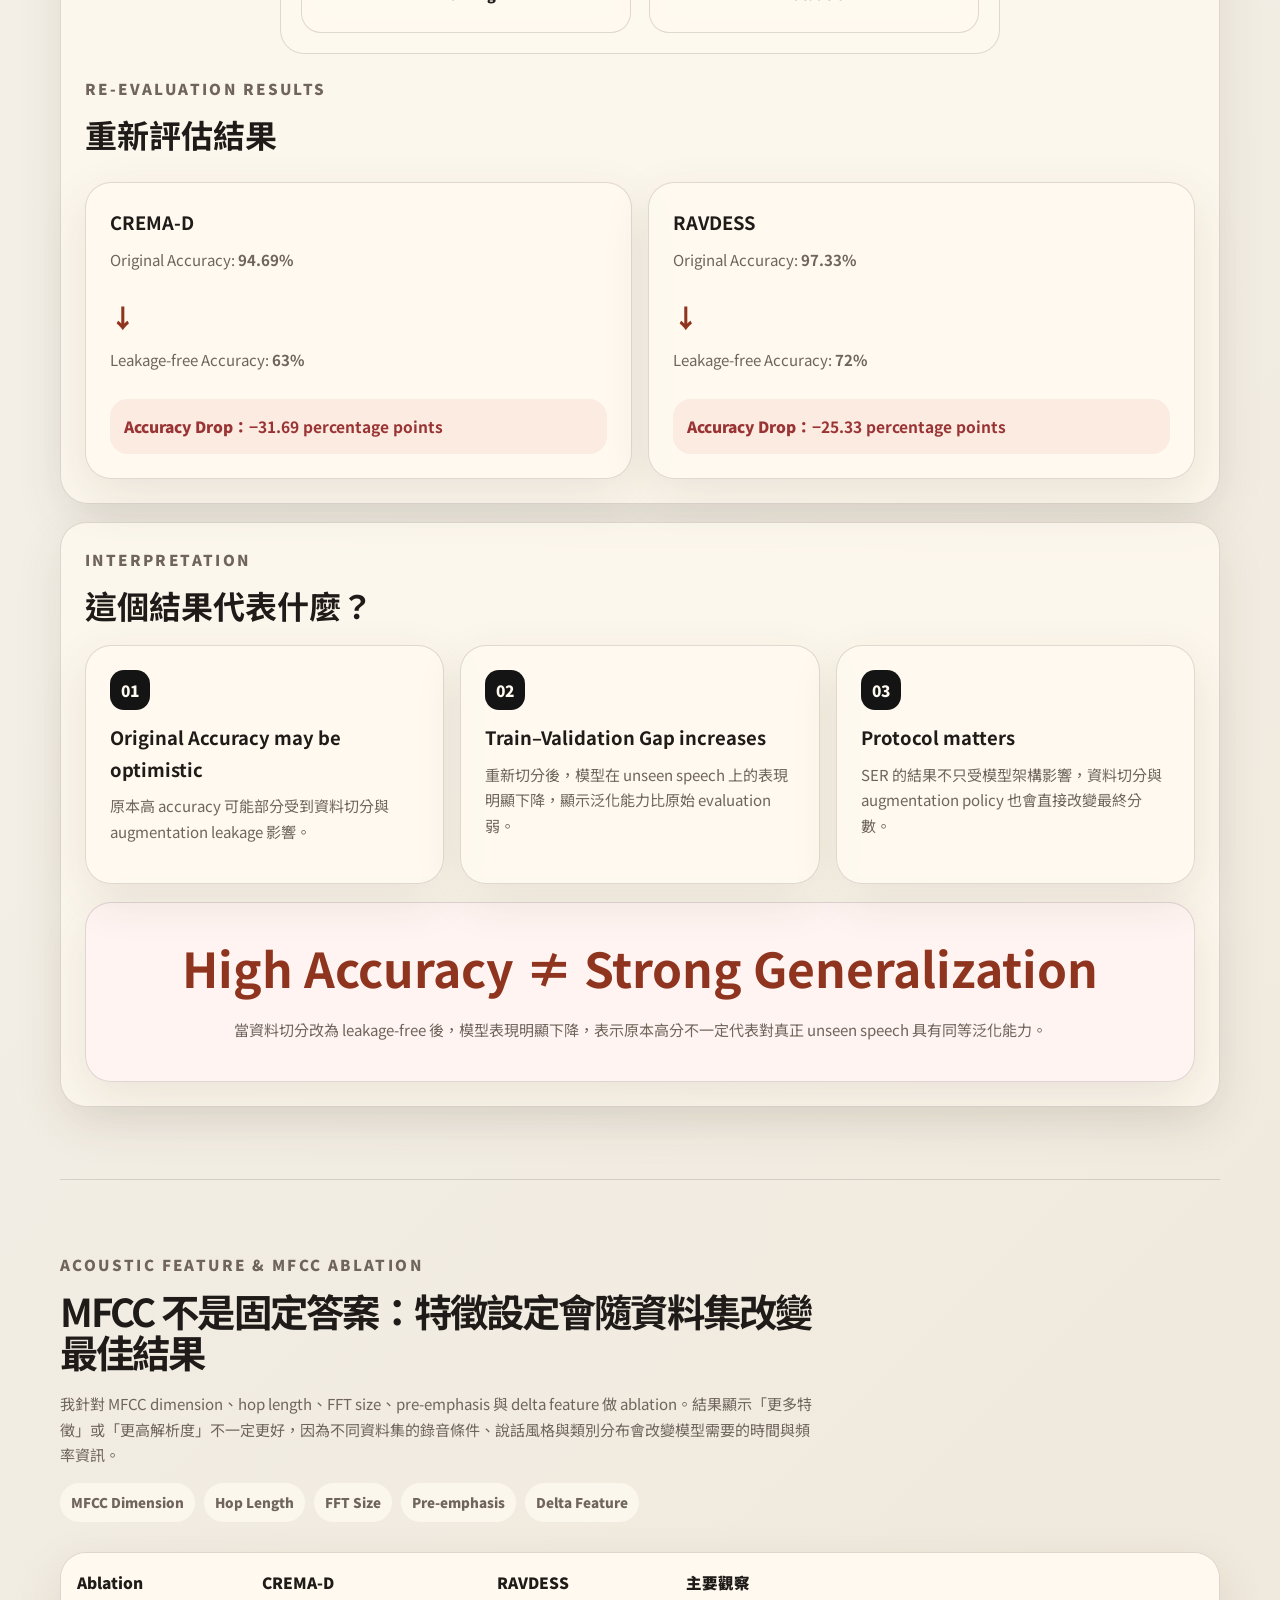
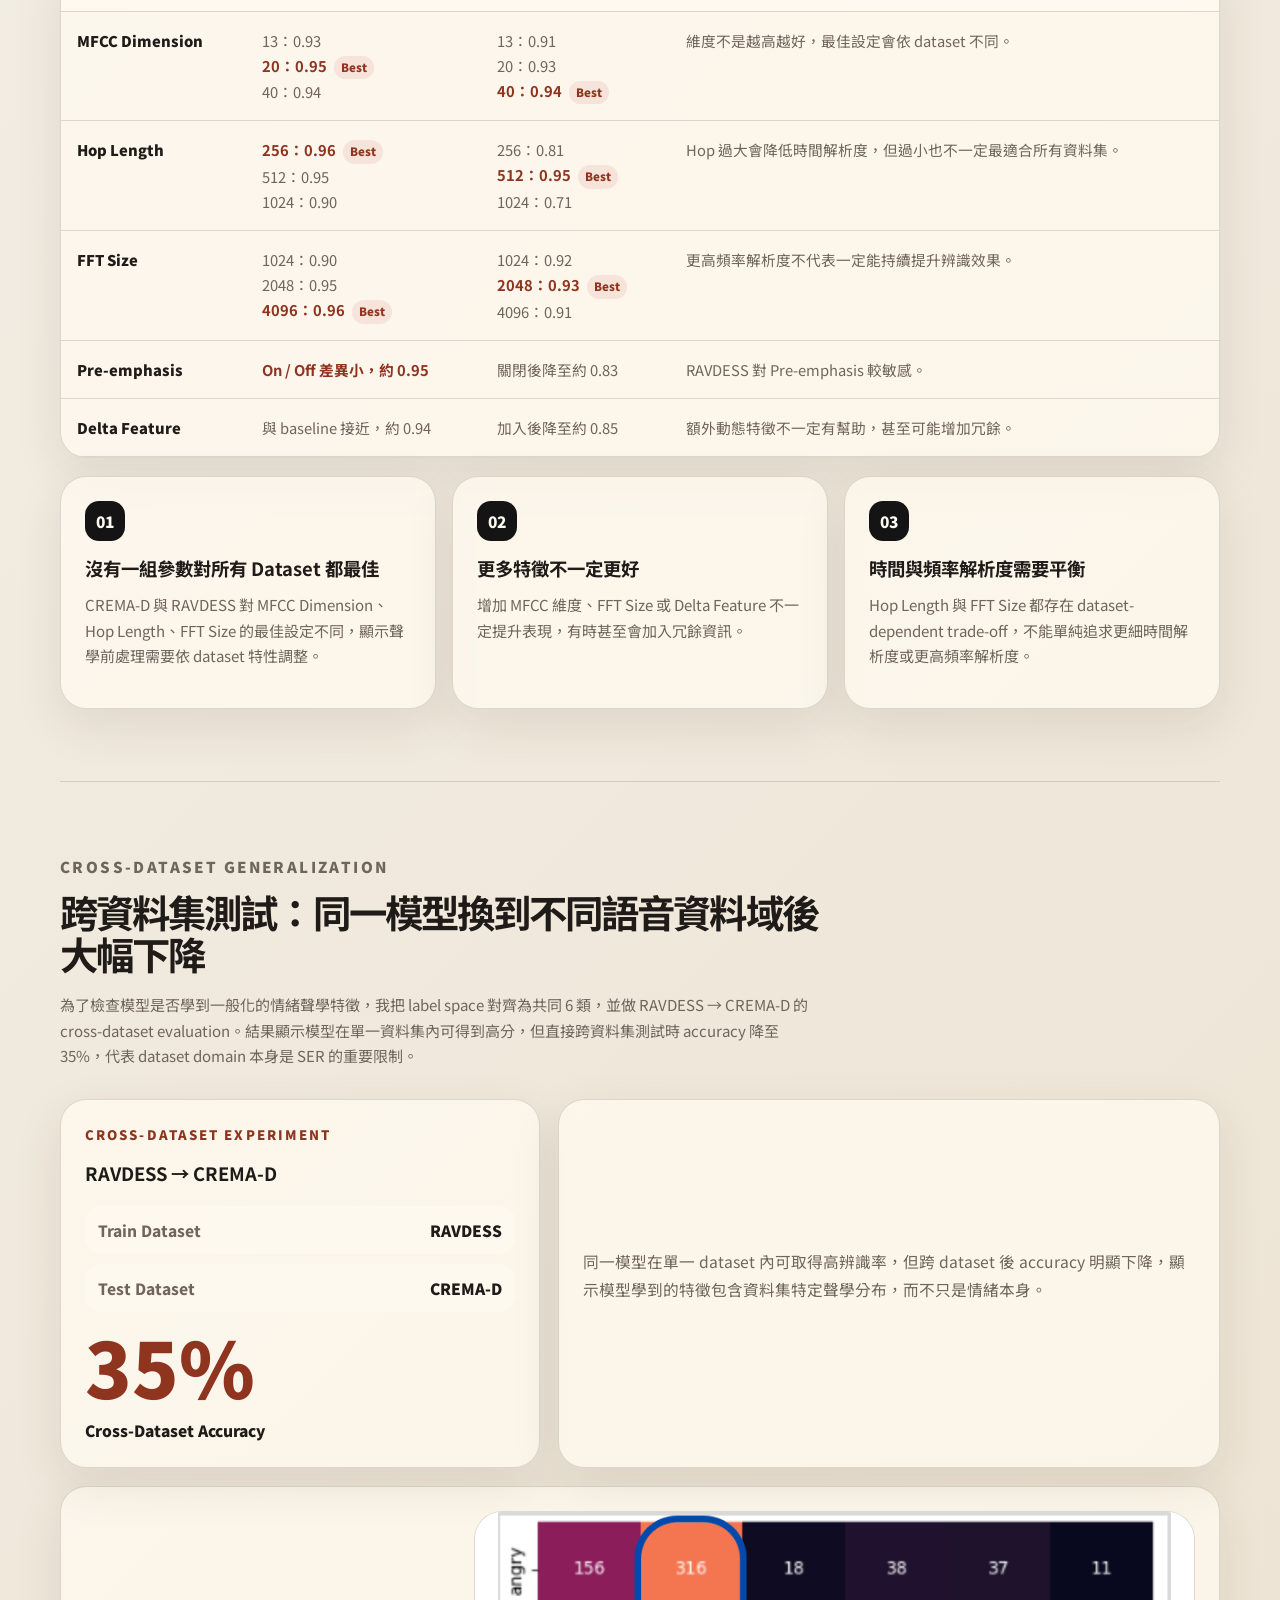
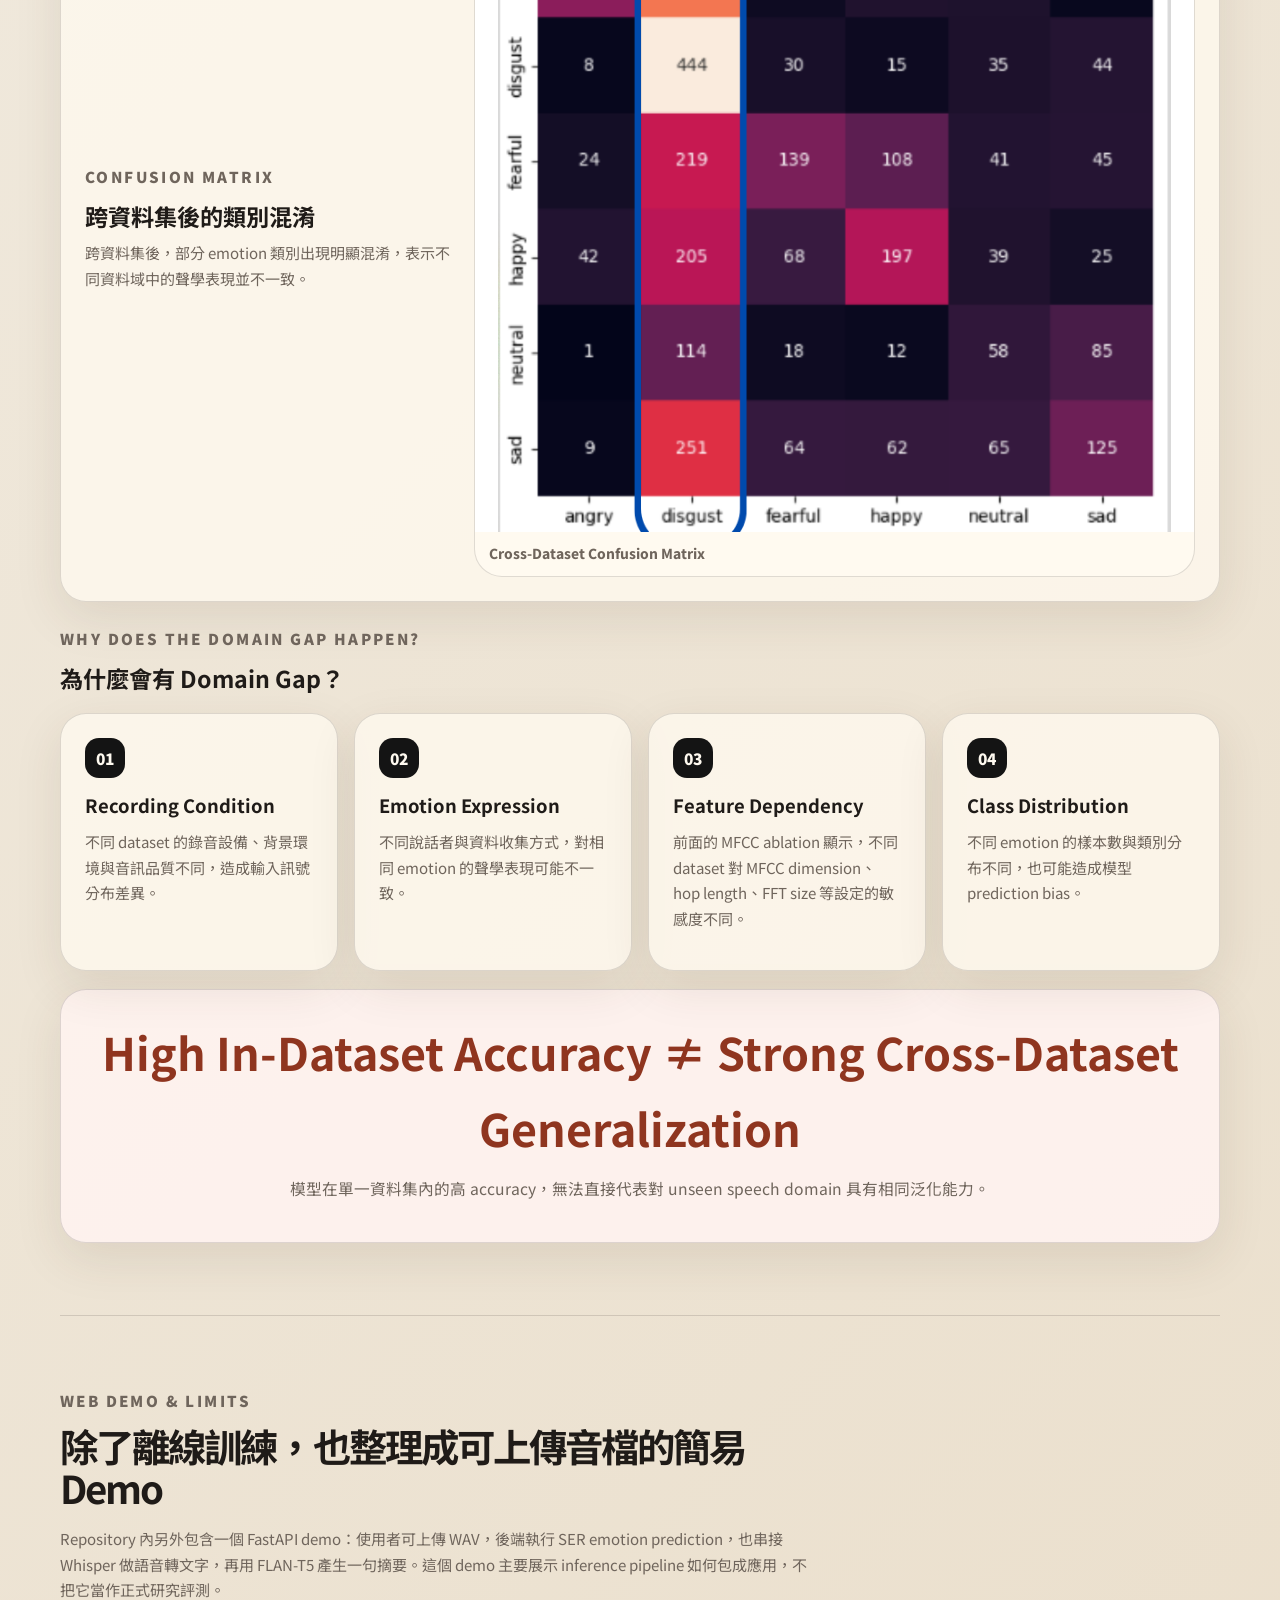
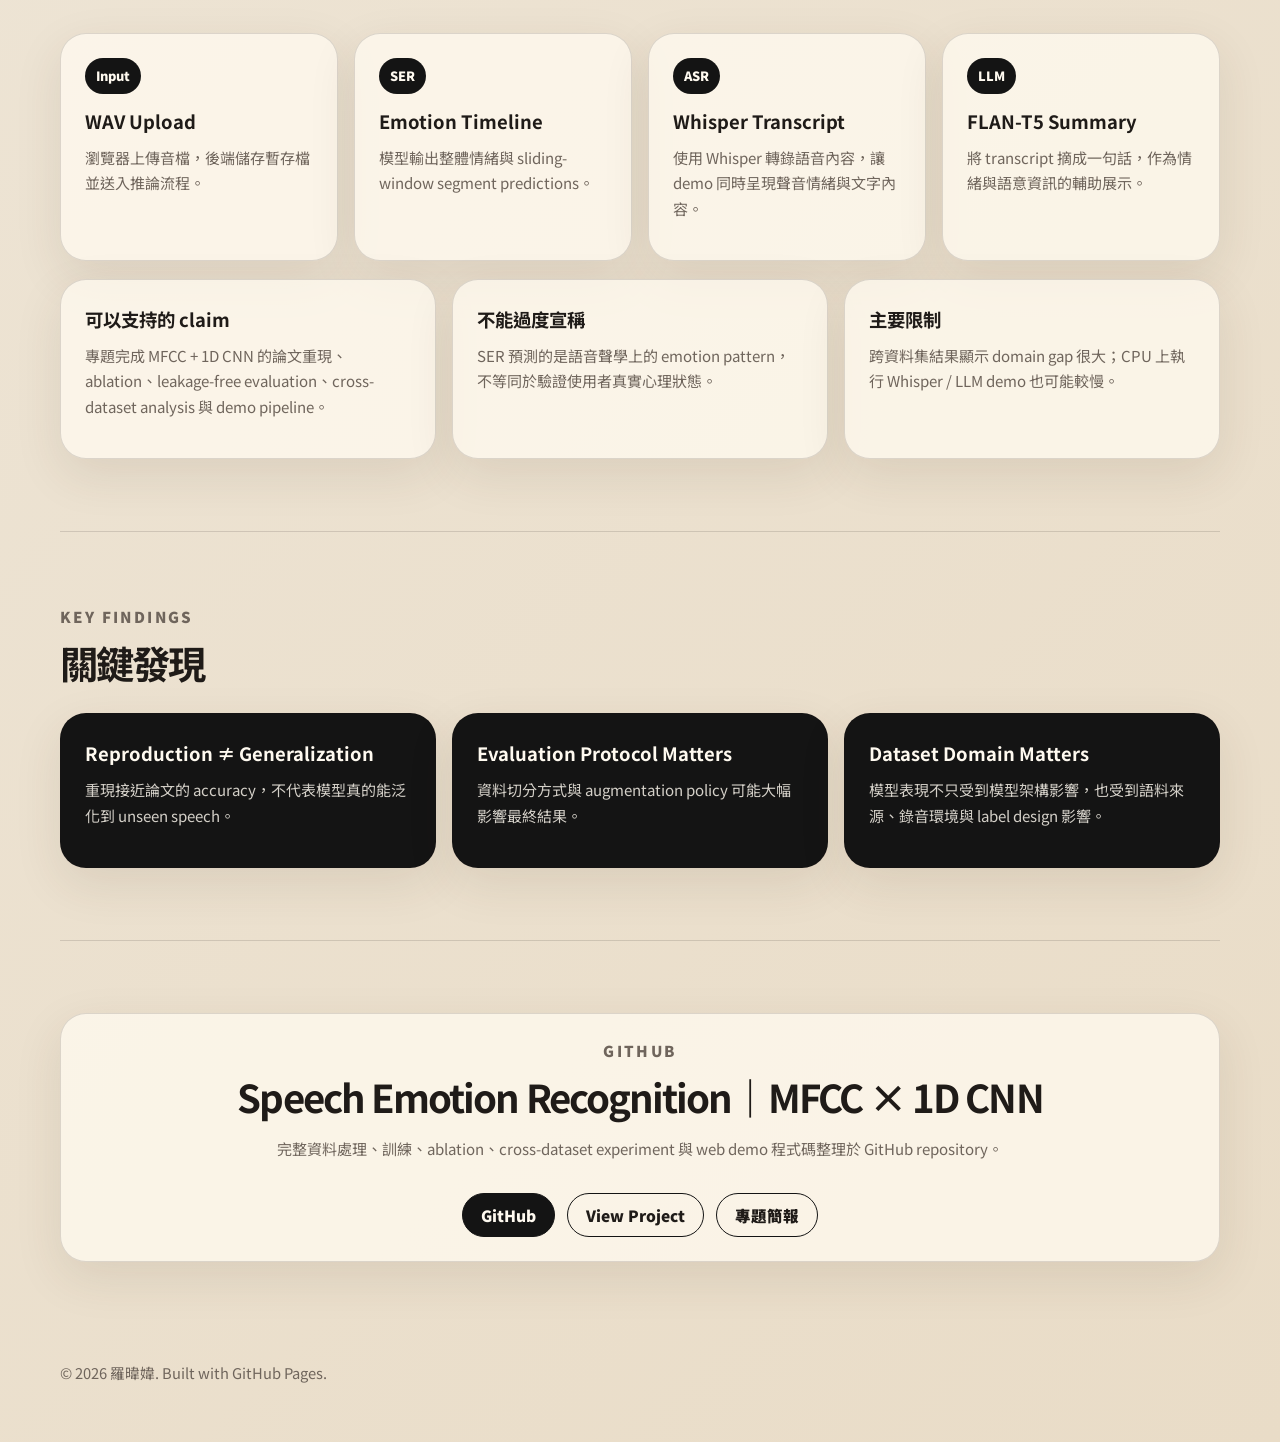
<file: project-ser.html>
<!doctype html>
<html lang="zh-Hant">
  <head>
    <meta charset="utf-8">
    <meta name="viewport" content="width=device-width, initial-scale=1">
    <meta name="description" content="語音情緒辨識 MFCC × 1D CNN 專題詳細頁：論文重現、MFCC 特徵、1D CNN、leakage-free evaluation、ablation 與 cross-dataset generalization。">
    <title>語音情緒辨識 - MFCC × 1D CNN | 羅暐媁</title>
    <link rel="preconnect" href="https://fonts.googleapis.com">
    <link rel="preconnect" href="https://fonts.gstatic.com" crossorigin>
    <link href="https://fonts.googleapis.com/css2?family=Noto+Sans+TC:wght@400;500;700;900&display=swap" rel="stylesheet">
    <link rel="stylesheet" href="styles.css">
  </head>
  <body>
    <header class="site-header">
      <nav class="nav" aria-label="主要導覽">
        <a class="logo" href="index.html">LOWEIWEI</a>
        <div class="nav-links">
          <a href="index.html">首頁</a>
          <a href="journey.html">學期經歷</a>
          <a class="active" href="projects.html">作品集</a>
          <a href="resume.html">履歷聯絡</a>
        </div>
      </nav>
    </header>

    <nav class="research-subnav" aria-label="語音情緒辨識頁面導覽">
      <a href="#overview">Overview</a>
      <a href="#story">Story</a>
      <a href="#pipeline">Pipeline</a>
      <a href="#model">Model</a>
      <a href="#evaluation">Evaluation</a>
      <a href="#ablation">Ablation</a>
      <a href="#cross-dataset">Cross-Dataset</a>
      <a href="#github">GitHub</a>
    </nav>

    <main class="ser-page">
      <section id="overview" class="section ser-hero">
        <a class="back-link" href="projects.html">← 回作品集</a>
        <p class="eyebrow">Speech Emotion Recognition / MFCC / 1D CNN</p>
        <h1>語音情緒辨識｜MFCC × 1D CNN</h1>
        <h2>訊號與系統期末專題</h2>
        <p class="hero-text">本專題以論文 <em>Speech Emotion Recognition Based on 1D CNN and MFCC</em> 為基礎，重現「語音訊號 → MFCC 特徵 → 1D CNN 情緒分類」流程，並進一步檢查原始高準確率是否受到資料切分與 augmentation leakage 影響。除了重現 baseline，我也設計 MFCC ablation、leakage-free evaluation、cross-dataset experiment 與簡易網頁 demo，分析模型真正的泛化限制。</p>
        <div class="tag-list research-tags">
          <span>Speech Emotion Recognition</span>
          <span>MFCC</span>
          <span>1D CNN</span>
          <span>Signal Processing</span>
          <span>Ablation Study</span>
          <span>Leakage-free Evaluation</span>
          <span>Cross-Dataset Generalization</span>
        </div>
        <div class="hero-actions">
          <a class="button primary" href="https://github.com/loweiwei/ser-1d-cnn-mfcc" target="_blank" rel="noreferrer">GitHub</a>
          <a class="button secondary" href="https://drive.google.com/file/d/1RSIoCS1FJ7HjVhfa-K2TyYRo055mbSdd/view?usp=sharing" target="_blank" rel="noreferrer">專題簡報</a>
        </div>
      </section>

      <section class="section ser-section ser-outline-section">
        <div class="section-heading wide-heading">
          <p class="eyebrow">Page Outline</p>
          <h2>閱讀大綱：從語音訊號一路讀到泛化能力分析</h2>
          <p>這頁會依照實作流程介紹 SER 專題：先說明為什麼語音情緒辨識不能只看單一 accuracy，再看資料集、標籤、MFCC 特徵與 augmentation，接著說明 1D CNN 架構與訓練流程，最後用 leakage-free、MFCC ablation、cross-dataset 與 web demo 串起完整研究脈絡。</p>
        </div>
        <nav class="ser-roadmap" aria-label="語音情緒辨識頁面目錄">
          <a href="#story"><span>01</span><div><strong>Project Story</strong><small>專題問題、目標與閱讀方式</small></div></a>
          <a href="#pipeline"><span>02</span><div><strong>Data & Feature Pipeline</strong><small>資料集、label mapping、augmentation、MFCC</small></div></a>
          <a href="#model"><span>03</span><div><strong>1D CNN Model</strong><small>模型架構、訓練輸出與 baseline 重現</small></div></a>
          <a href="#evaluation"><span>04</span><div><strong>Leakage-free Evaluation</strong><small>為什麼先 augmentation 再切分會高估結果</small></div></a>
          <a href="#ablation"><span>05</span><div><strong>MFCC Ablation</strong><small>MFCC 維度、hop、FFT、pre-emphasis、delta</small></div></a>
          <a href="#cross-dataset"><span>06</span><div><strong>Cross-Dataset Analysis</strong><small>RAVDESS → CREMA-D 的 domain gap</small></div></a>
          <a href="#demo"><span>07</span><div><strong>Web Demo & Limits</strong><small>FastAPI demo、ASR/LLM extension 與限制</small></div></a>
        </nav>
      </section>

      <section id="story" class="section ser-section">
        <div class="section-heading wide-heading">
          <p class="eyebrow">Project Story</p>
          <h2>專題定位：從論文重現開始，但重點是檢查模型是否真的泛化</h2>
          <p>語音情緒辨識的輸入不是乾淨的表格資料，而是一段會受到說話者、語速、錄音設備、背景環境與語料收集方式影響的連續訊號。模型在同一資料集內得到高 accuracy，可能代表它學到情緒相關聲學特徵，也可能代表它記住了資料集特定的錄音模式、speaker 特徵或 augmentation 後的相似樣本。</p>
          <p>因此，我把這個專題分成兩層：第一層是重現論文方法，建立 MFCC + 1D CNN 的完整訓練流程；第二層是重新檢查評估設計，包含 leakage-free split、不同 MFCC 參數的 ablation，以及跨資料集測試。最後的重點不是單純追求最高分，而是說清楚分數在什麼條件下成立。</p>
        </div>
        <div class="ser-story-grid">
          <article><h3>我實作的是什麼</h3><p>從 CREMA-D / RAVDESS 音檔讀取、固定長度、資料增強、MFCC 特徵、label encoding、1D CNN 訓練，到 classification report、confusion matrix、learning curves 與 web demo。</p></article>
          <article><h3>我想回答的問題</h3><p>MFCC + 1D CNN 是否能重現論文表現？不同 MFCC 參數是否影響結果？如果避免 augmentation leakage 或換資料集測試，accuracy 會發生什麼變化？</p></article>
          <article><h3>這頁怎麼讀</h3><p>先看 pipeline 理解資料如何變成模型輸入，再看 baseline 結果；接著看 leakage-free 與 cross-dataset，理解為什麼高分不一定代表強泛化能力。</p></article>
        </div>
      </section>

      <section id="pipeline" class="section ser-section">
        <div class="section-heading wide-heading">
          <p class="eyebrow">Data & Feature Pipeline</p>
          <h2>從音訊到模型輸入：先把語音轉成固定長度 MFCC 序列</h2>
          <p>原始語音長度不一致，不能直接丟進固定輸入形狀的 1D CNN。前處理先將音訊載入為 22,050 Hz、裁切或補零到 2.5 秒，再做 noise addition 與 pitch shifting。接著可選擇 pre-emphasis、MFCC 維度、FFT size、hop length、delta feature 與 utterance-level normalization，最後把每段音訊轉成 <code>(time, feature_dim)</code> 的序列。</p>
        </div>
        <a class="ser-figure" href="#lightbox-ser-pipeline" aria-label="放大 SER 整體 Pipeline 圖">
          <img src="images/SER/SER_PIPLINE.png" alt="語音情緒辨識 MFCC 與 1D CNN 整體 Pipeline">
          <span>Overall Pipeline</span>
        </a>
        <div class="ser-main-pipeline ser-detailed-pipeline">
          <span>Raw WAV</span><span>Fix Length 2.5s</span><span>Augmentation</span><span>Pre-emphasis</span><span>MFCC Feature</span><span>1D CNN</span><span>Emotion Class</span>
        </div>
        <div class="ser-data-grid">
          <article><span>Dataset</span><h3>CREMA-D</h3><p>使用 6 類情緒：sad、angry、disgust、fearful、happy、neutral。檔名中包含 speaker 與 emotion code，可用於 label mapping 與 leakage-free grouping。</p></article>
          <article><span>Dataset</span><h3>RAVDESS</h3><p>原始支援 8 類情緒：neutral、calm、happy、sad、angry、fearful、disgust、surprised；跨資料集時轉為共同 6 類 label space。</p></article>
          <article><span>Feature</span><h3>MFCC</h3><p>MFCC 將語音轉成接近人耳感知尺度的頻譜特徵。模型不是直接看 waveform，而是學習 MFCC 時序變化與情緒類別之間的關係。</p></article>
          <article><span>Augmentation</span><h3>Noise + Pitch Shift</h3><p>使用高斯雜訊與 pitch shifting 增加資料變化；但 augmentation 必須只作用在 training set，否則可能造成 train/test leakage。</p></article>
        </div>
      </section>

      <section id="model" class="section ser-section">
        <div class="section-heading wide-heading">
          <p class="eyebrow">1D CNN Model</p>
          <h2>模型架構：沿著 MFCC 的時間軸學習局部聲學模式</h2>
          <p>1D CNN 適合處理序列型特徵。這裡每個時間步都有一組 MFCC feature，卷積層沿時間方向掃描，學習短時間內的聲學變化；Batch Normalization 穩定訓練，MaxPooling 逐步壓縮時間長度，最後 Flatten 接 Dense layer 與 Softmax 輸出情緒分類。</p>
        </div>
        <div class="ser-model-grid">
          <article><span>01</span><h3>Conv Block 1-2</h3><p>兩層 512 filters、kernel size 5 的 Conv1D，搭配 BatchNorm 與 MaxPooling，先抽取較低階的時間局部特徵。</p></article>
          <article><span>02</span><h3>Conv Block 3-4</h3><p>兩層 256 filters，繼續整合較長時間範圍的聲學變化，降低序列長度並保留情緒相關 pattern。</p></article>
          <article><span>03</span><h3>Conv Block 5</h3><p>128 filters、kernel size 3，進一步壓縮特徵並輸出給分類器。</p></article>
          <article><span>04</span><h3>Classifier</h3><p>Flatten 後接 Dense 512、BatchNorm 與 Softmax，輸出每個 emotion class 的機率。</p></article>
        </div>
        <div class="baseline-table-card">
          <div class="section-heading compact-heading">
            <p class="eyebrow">Baseline Reproduction</p>
            <h2>重現論文基準結果</h2>
            <p>Baseline reproduction 顯示 MFCC + 1D CNN 可以接近原論文結果，但這只是第一步，不能直接代表模型對真正 unseen speech 具有同等泛化能力。</p>
          </div>
          <table>
            <thead>
              <tr><th>Dataset</th><th>原論文 Accuracy</th><th>我的 Accuracy</th><th>原論文 Macro F1</th><th>我的 Macro F1</th></tr>
            </thead>
            <tbody>
              <tr><td>CREMA-D</td><td>94.69%</td><td>約 95%</td><td>0.95</td><td>0.95</td></tr>
              <tr><td>RAVDESS</td><td>97.33%</td><td>約 93%</td><td>0.97</td><td>0.92</td></tr>
            </tbody>
          </table>
        </div>
      </section>

      <section id="evaluation" class="section ser-section">
        <div class="section-heading wide-heading">
          <p class="eyebrow">Evaluation Protocol</p>
          <h2>關鍵問題：資料增強如果發生在切分之前，測試集可能不再獨立</h2>
          <p>原論文做法是先對完整資料做 noise addition 與 pitch shifting，再把擴增後資料切成 train/test。這樣可能讓同一個原始 utterance 的不同增強版本同時出現在 train 與 test；模型看似是在辨識 unseen speech，其實可能見過非常相似的聲音版本。因此我重新設計成「先切分原始 utterances，再只對 training set augmentation」。</p>
        </div>
        <div class="leakage-block">
          <div class="leakage-copy">
            <p class="eyebrow">Original Setup</p>
            <h3>先 augmentation，再 train/test split</h3>
            <p>這個流程容易高估模型能力，因為測試資料可能和訓練資料共享同一原始語音來源，只是 noise 或 pitch 不同。</p>
          </div>
          <div class="original-leakage-flow">
            <div class="ser-mini-flow"><span>Original Utterances</span><span>Noise / Pitch Shift</span><span>Augmented Samples</span><span>80% Train / 20% Test</span></div>
            <div class="leakage-risk-diagram"><strong>Potential Risk: Data Leakage</strong><div><span>同一 utterance</span><span>augmented version A 進 Train</span><span>augmented version B 進 Test</span></div><p>模型可能學到 utterance-specific pattern，而不是一般化的情緒特徵。</p></div>
          </div>
        </div>
        <div class="leakage-block redesigned-eval">
          <div class="leakage-copy redesigned-eval-intro">
            <p class="eyebrow">My Redesigned Evaluation</p>
            <h3>先切分，再 augmentation</h3>
            <p>所有原始 utterances 先被分配到 train/test，並用 speaker + utterance group 避免同一語音的衍生版本跨 split。只有 training set 做 augmentation，test set 保持原始資料。</p>
          </div>
          <div class="redesigned-eval-content">
            <div class="redesigned-flowchart" aria-label="Leakage-free evaluation redesigned flow">
              <div class="wide-node">Original Utterances</div>
              <div class="wide-node">Train / Test Split</div>
              <div class="split-columns"><div><span>Train</span><span>Augmentation</span><span>Training</span></div><div><span>Test</span><span>Original Only</span><span>Evaluation</span></div></div>
            </div>
            <div class="section-heading compact-heading nested-heading">
              <p class="eyebrow">Re-evaluation Results</p>
              <h3>重新評估結果</h3>
            </div>
            <div class="reeval-result-grid">
              <article><h3>CREMA-D</h3><p>Original Accuracy: <strong>94.69%</strong></p><span>↓</span><p>Leakage-free Accuracy: <strong>63%</strong></p><div>Accuracy Drop：<strong>−31.69 percentage points</strong></div></article>
              <article><h3>RAVDESS</h3><p>Original Accuracy: <strong>97.33%</strong></p><span>↓</span><p>Leakage-free Accuracy: <strong>72%</strong></p><div>Accuracy Drop：<strong>−25.33 percentage points</strong></div></article>
            </div>
          </div>
        </div>
        <div class="interpretation-block">
          <div class="section-heading compact-heading"><p class="eyebrow">Interpretation</p><h3>這個結果代表什麼？</h3></div>
          <div class="interpretation-grid">
            <article><span>01</span><h3>Original Accuracy may be optimistic</h3><p>原本高 accuracy 可能部分受到資料切分與 augmentation leakage 影響。</p></article>
            <article><span>02</span><h3>Train–Validation Gap increases</h3><p>重新切分後，模型在 unseen speech 上的表現明顯下降，顯示泛化能力比原始 evaluation 弱。</p></article>
            <article><span>03</span><h3>Protocol matters</h3><p>SER 的結果不只受模型架構影響，資料切分與 augmentation policy 也會直接改變最終分數。</p></article>
          </div>
          <div class="ser-takeaway-card"><h3>High Accuracy ≠ Strong Generalization</h3><p>當資料切分改為 leakage-free 後，模型表現明顯下降，表示原本高分不一定代表對真正 unseen speech 具有同等泛化能力。</p></div>
        </div>
      </section>

      <section id="ablation" class="section ser-section ablation-section">
        <div class="section-heading wide-heading">
          <p class="eyebrow">Acoustic Feature & MFCC Ablation</p>
          <h2>MFCC 不是固定答案：特徵設定會隨資料集改變最佳結果</h2>
          <p>我針對 MFCC dimension、hop length、FFT size、pre-emphasis 與 delta feature 做 ablation。結果顯示「更多特徵」或「更高解析度」不一定更好，因為不同資料集的錄音條件、說話風格與類別分布會改變模型需要的時間與頻率資訊。</p>
          <div class="ser-tag-row"><span>MFCC Dimension</span><span>Hop Length</span><span>FFT Size</span><span>Pre-emphasis</span><span>Delta Feature</span></div>
        </div>
        <div class="ablation-table-card">
          <table>
            <thead><tr><th>Ablation</th><th>CREMA-D</th><th>RAVDESS</th><th>主要觀察</th></tr></thead>
            <tbody>
              <tr><td>MFCC Dimension</td><td>13：0.93<br><strong>20：0.95 <span>Best</span></strong><br>40：0.94</td><td>13：0.91<br>20：0.93<br><strong>40：0.94 <span>Best</span></strong></td><td>維度不是越高越好，最佳設定會依 dataset 不同。</td></tr>
              <tr><td>Hop Length</td><td><strong>256：0.96 <span>Best</span></strong><br>512：0.95<br>1024：0.90</td><td>256：0.81<br><strong>512：0.95 <span>Best</span></strong><br>1024：0.71</td><td>Hop 過大會降低時間解析度，但過小也不一定最適合所有資料集。</td></tr>
              <tr><td>FFT Size</td><td>1024：0.90<br>2048：0.95<br><strong>4096：0.96 <span>Best</span></strong></td><td>1024：0.92<br><strong>2048：0.93 <span>Best</span></strong><br>4096：0.91</td><td>更高頻率解析度不代表一定能持續提升辨識效果。</td></tr>
              <tr><td>Pre-emphasis</td><td><strong>On / Off 差異小，約 0.95</strong></td><td>關閉後降至約 0.83</td><td>RAVDESS 對 Pre-emphasis 較敏感。</td></tr>
              <tr><td>Delta Feature</td><td>與 baseline 接近，約 0.94</td><td>加入後降至約 0.85</td><td>額外動態特徵不一定有幫助，甚至可能增加冗餘。</td></tr>
            </tbody>
          </table>
        </div>
        <div class="ablation-mobile-cards">
          <article><h3>MFCC Dimension</h3><p><strong>CREMA-D Best:</strong> 20 / 0.95</p><p><strong>RAVDESS Best:</strong> 40 / 0.94</p><span>維度不是越高越好。</span></article>
          <article><h3>Hop Length</h3><p><strong>CREMA-D Best:</strong> 256 / 0.96</p><p><strong>RAVDESS Best:</strong> 512 / 0.95</p><span>時間解析度存在 dataset trade-off。</span></article>
          <article><h3>FFT Size</h3><p><strong>CREMA-D Best:</strong> 4096 / 0.96</p><p><strong>RAVDESS Best:</strong> 2048 / 0.93</p><span>更高頻率解析度不一定持續提升。</span></article>
          <article><h3>Pre-emphasis</h3><p><strong>CREMA-D:</strong> On / Off 差異小，約 0.95</p><p><strong>RAVDESS:</strong> 關閉後約 0.83</p><span>RAVDESS 對 Pre-emphasis 較敏感。</span></article>
          <article><h3>Delta Feature</h3><p><strong>CREMA-D:</strong> 約 0.94</p><p><strong>RAVDESS:</strong> 約 0.85</p><span>額外動態特徵可能增加冗餘。</span></article>
        </div>
        <div class="ablation-findings-grid">
          <article><span>01</span><h3>沒有一組參數對所有 Dataset 都最佳</h3><p>CREMA-D 與 RAVDESS 對 MFCC Dimension、Hop Length、FFT Size 的最佳設定不同，顯示聲學前處理需要依 dataset 特性調整。</p></article>
          <article><span>02</span><h3>更多特徵不一定更好</h3><p>增加 MFCC 維度、FFT Size 或 Delta Feature 不一定提升表現，有時甚至會加入冗餘資訊。</p></article>
          <article><span>03</span><h3>時間與頻率解析度需要平衡</h3><p>Hop Length 與 FFT Size 都存在 dataset-dependent trade-off，不能單純追求更細時間解析度或更高頻率解析度。</p></article>
        </div>
      </section>

      <section id="cross-dataset" class="section ser-section cross-dataset-section">
        <div class="section-heading wide-heading">
          <p class="eyebrow">Cross-Dataset Generalization</p>
          <h2>跨資料集測試：同一模型換到不同語音資料域後大幅下降</h2>
          <p>為了檢查模型是否學到一般化的情緒聲學特徵，我把 label space 對齊為共同 6 類，並做 RAVDESS → CREMA-D 的 cross-dataset evaluation。結果顯示模型在單一資料集內可得到高分，但直接跨資料集測試時 accuracy 降至 35%，代表 dataset domain 本身是 SER 的重要限制。</p>
        </div>
        <div class="cross-experiment-layout">
          <article class="cross-experiment-card"><p class="eyebrow">Cross-Dataset Experiment</p><h3>RAVDESS → CREMA-D</h3><dl><div><dt>Train Dataset</dt><dd>RAVDESS</dd></div><div><dt>Test Dataset</dt><dd>CREMA-D</dd></div></dl><p class="cross-score">35%</p><span>Cross-Dataset Accuracy</span></article>
          <div class="cross-experiment-copy"><p>同一模型在單一 dataset 內可取得高辨識率，但跨 dataset 後 accuracy 明顯下降，顯示模型學到的特徵包含資料集特定聲學分布，而不只是情緒本身。</p></div>
        </div>
        <div class="confusion-section">
          <div class="section-heading compact-heading"><p class="eyebrow">Confusion Matrix</p><h3>跨資料集後的類別混淆</h3><p>跨資料集後，部分 emotion 類別出現明顯混淆，表示不同資料域中的聲學表現並不一致。</p></div>
          <a class="ser-figure confusion-figure" href="#lightbox-confusion-matrix" aria-label="放大 Cross-Dataset Confusion Matrix"><img src="images/SER/CONFUSE_MATRIX.png" alt="RAVDESS train to CREMA-D test confusion matrix"><span>Cross-Dataset Confusion Matrix</span></a>
        </div>
        <div class="section-heading compact-heading domain-gap-heading"><p class="eyebrow">Why Does the Domain Gap Happen?</p><h3>為什麼會有 Domain Gap？</h3></div>
        <div class="domain-gap-grid">
          <article><span>01</span><h3>Recording Condition</h3><p>不同 dataset 的錄音設備、背景環境與音訊品質不同，造成輸入訊號分布差異。</p></article>
          <article><span>02</span><h3>Emotion Expression</h3><p>不同說話者與資料收集方式，對相同 emotion 的聲學表現可能不一致。</p></article>
          <article><span>03</span><h3>Feature Dependency</h3><p>前面的 MFCC ablation 顯示，不同 dataset 對 MFCC dimension、hop length、FFT size 等設定的敏感度不同。</p></article>
          <article><span>04</span><h3>Class Distribution</h3><p>不同 emotion 的樣本數與類別分布不同，也可能造成模型 prediction bias。</p></article>
        </div>
        <div class="cross-takeaway-card"><h3>High In-Dataset Accuracy ≠ Strong Cross-Dataset Generalization</h3><p>模型在單一資料集內的高 accuracy，無法直接代表對 unseen speech domain 具有相同泛化能力。</p></div>
      </section>

      <section id="demo" class="section ser-section">
        <div class="section-heading wide-heading">
          <p class="eyebrow">Web Demo & Limits</p>
          <h2>除了離線訓練，也整理成可上傳音檔的簡易 Demo</h2>
          <p>Repository 內另外包含一個 FastAPI demo：使用者可上傳 WAV，後端執行 SER emotion prediction，也串接 Whisper 做語音轉文字，再用 FLAN-T5 產生一句摘要。這個 demo 主要展示 inference pipeline 如何包成應用，不把它當作正式研究評測。</p>
        </div>
        <div class="ser-demo-grid">
          <article><span>Input</span><h3>WAV Upload</h3><p>瀏覽器上傳音檔，後端儲存暫存檔並送入推論流程。</p></article>
          <article><span>SER</span><h3>Emotion Timeline</h3><p>模型輸出整體情緒與 sliding-window segment predictions。</p></article>
          <article><span>ASR</span><h3>Whisper Transcript</h3><p>使用 Whisper 轉錄語音內容，讓 demo 同時呈現聲音情緒與文字內容。</p></article>
          <article><span>LLM</span><h3>FLAN-T5 Summary</h3><p>將 transcript 摘成一句話，作為情緒與語意資訊的輔助展示。</p></article>
        </div>
        <div class="ser-limit-grid">
          <article><h3>可以支持的 claim</h3><p>專題完成 MFCC + 1D CNN 的論文重現、ablation、leakage-free evaluation、cross-dataset analysis 與 demo pipeline。</p></article>
          <article><h3>不能過度宣稱</h3><p>SER 預測的是語音聲學上的 emotion pattern，不等同於驗證使用者真實心理狀態。</p></article>
          <article><h3>主要限制</h3><p>跨資料集結果顯示 domain gap 很大；CPU 上執行 Whisper / LLM demo 也可能較慢。</p></article>
        </div>
      </section>

      <section id="findings" class="section ser-section">
        <div class="section-heading wide-heading">
          <p class="eyebrow">Key Findings</p>
          <h2>關鍵發現</h2>
        </div>
        <div class="key-finding-grid">
          <article><h3>Reproduction ≠ Generalization</h3><p>重現接近論文的 accuracy，不代表模型真的能泛化到 unseen speech。</p></article>
          <article><h3>Evaluation Protocol Matters</h3><p>資料切分方式與 augmentation policy 可能大幅影響最終結果。</p></article>
          <article><h3>Dataset Domain Matters</h3><p>模型表現不只受到模型架構影響，也受到語料來源、錄音環境與 label design 影響。</p></article>
        </div>
      </section>

      <section id="github" class="section ser-section">
        <div class="github-card">
          <p class="eyebrow">GitHub</p>
          <h2>Speech Emotion Recognition｜MFCC × 1D CNN</h2>
          <p>完整資料處理、訓練、ablation、cross-dataset experiment 與 web demo 程式碼整理於 GitHub repository。</p>
          <div class="hero-actions">
            <a class="button primary" href="https://github.com/loweiwei/ser-1d-cnn-mfcc" target="_blank" rel="noreferrer">GitHub</a>
            <a class="button secondary" href="https://github.com/loweiwei/ser-1d-cnn-mfcc" target="_blank" rel="noreferrer">View Project</a>
            <a class="button secondary" href="https://drive.google.com/file/d/1RSIoCS1FJ7HjVhfa-K2TyYRo055mbSdd/view?usp=sharing" target="_blank" rel="noreferrer">專題簡報</a>
          </div>
        </div>
      </section>
    </main>

    <div id="lightbox-ser-pipeline" class="lightbox" aria-label="SER 整體 Pipeline 放大">
      <a class="lightbox-close" href="#pipeline">×</a>
      <img src="images/SER/SER_PIPLINE.png" alt="SER overall pipeline enlarged">
    </div>
    <div id="lightbox-confusion-matrix" class="lightbox" aria-label="Cross-Dataset Confusion Matrix 放大">
      <a class="lightbox-close" href="#cross-dataset">×</a>
      <img src="images/SER/CONFUSE_MATRIX.png" alt="Cross-dataset confusion matrix enlarged">
    </div>

    <footer class="footer"><p>© 2026 羅暐媁. Built with GitHub Pages.</p></footer>
  </body>
</html>
</file>
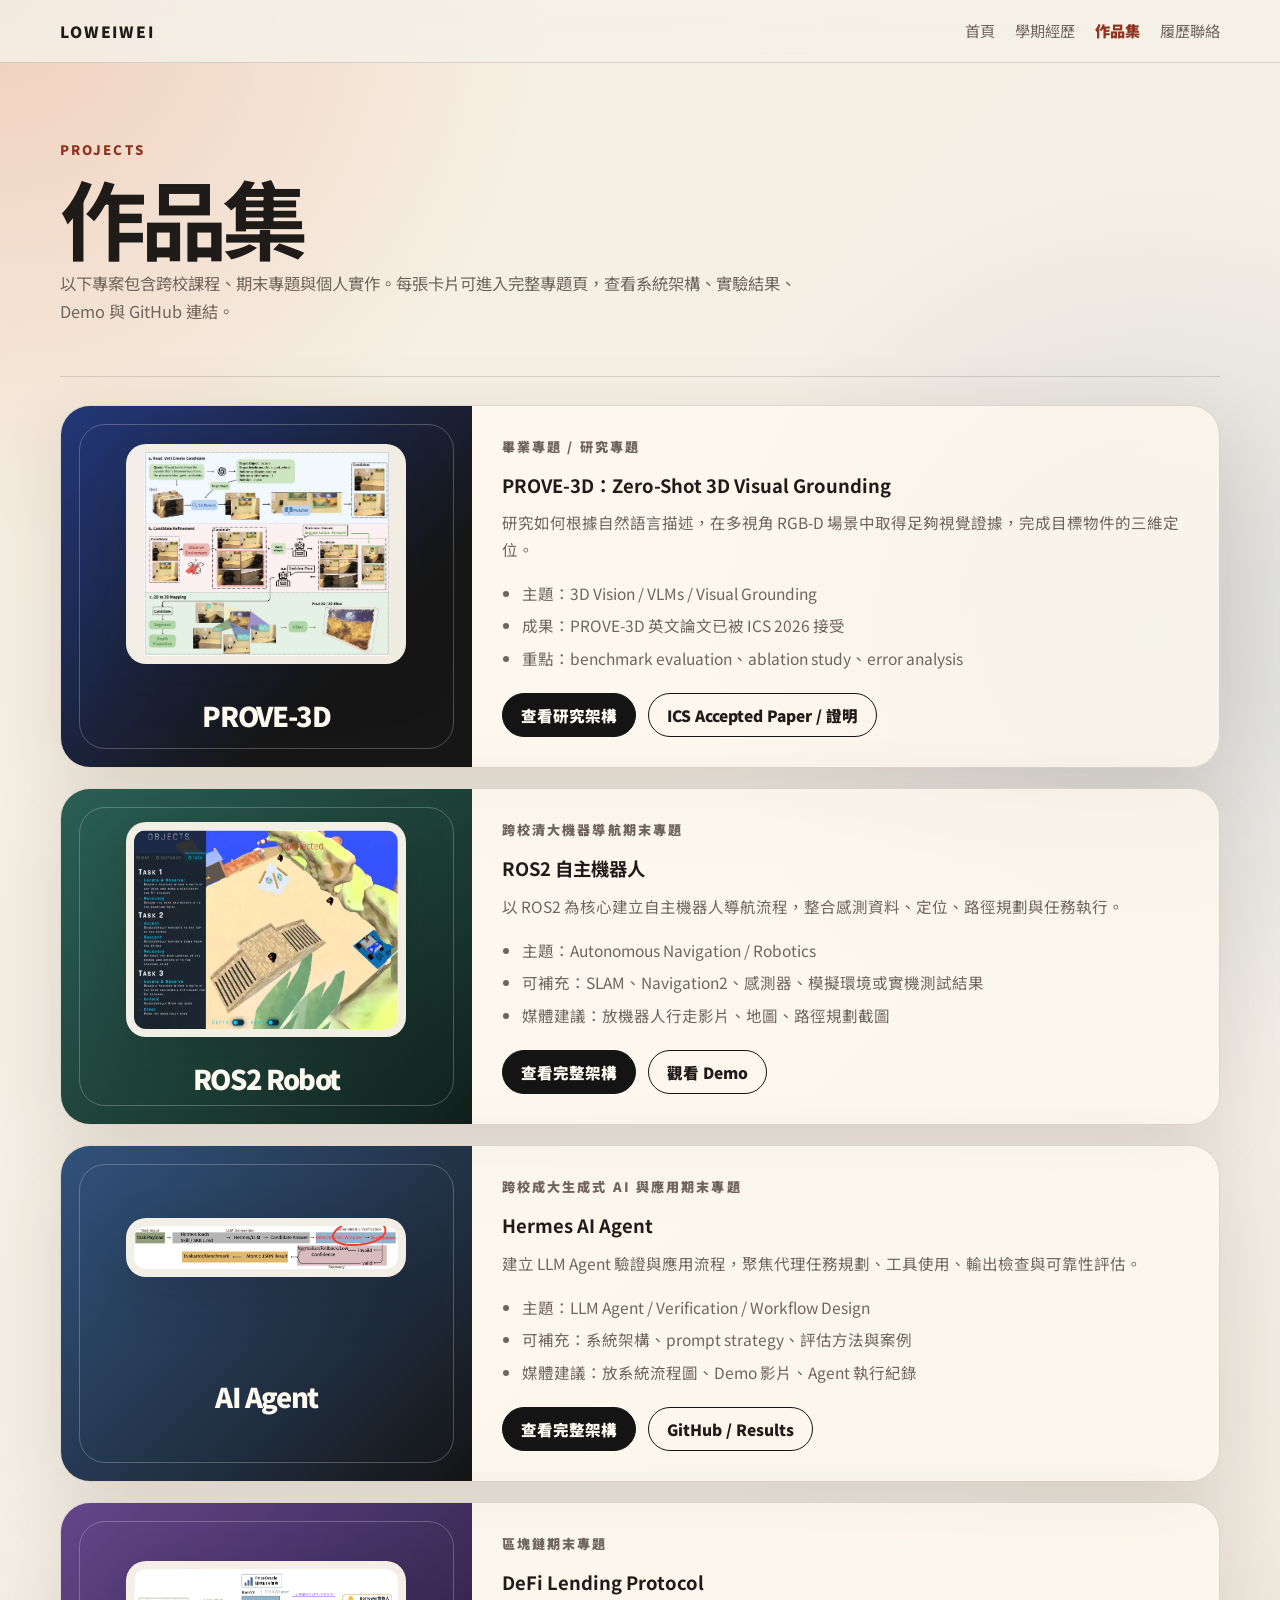
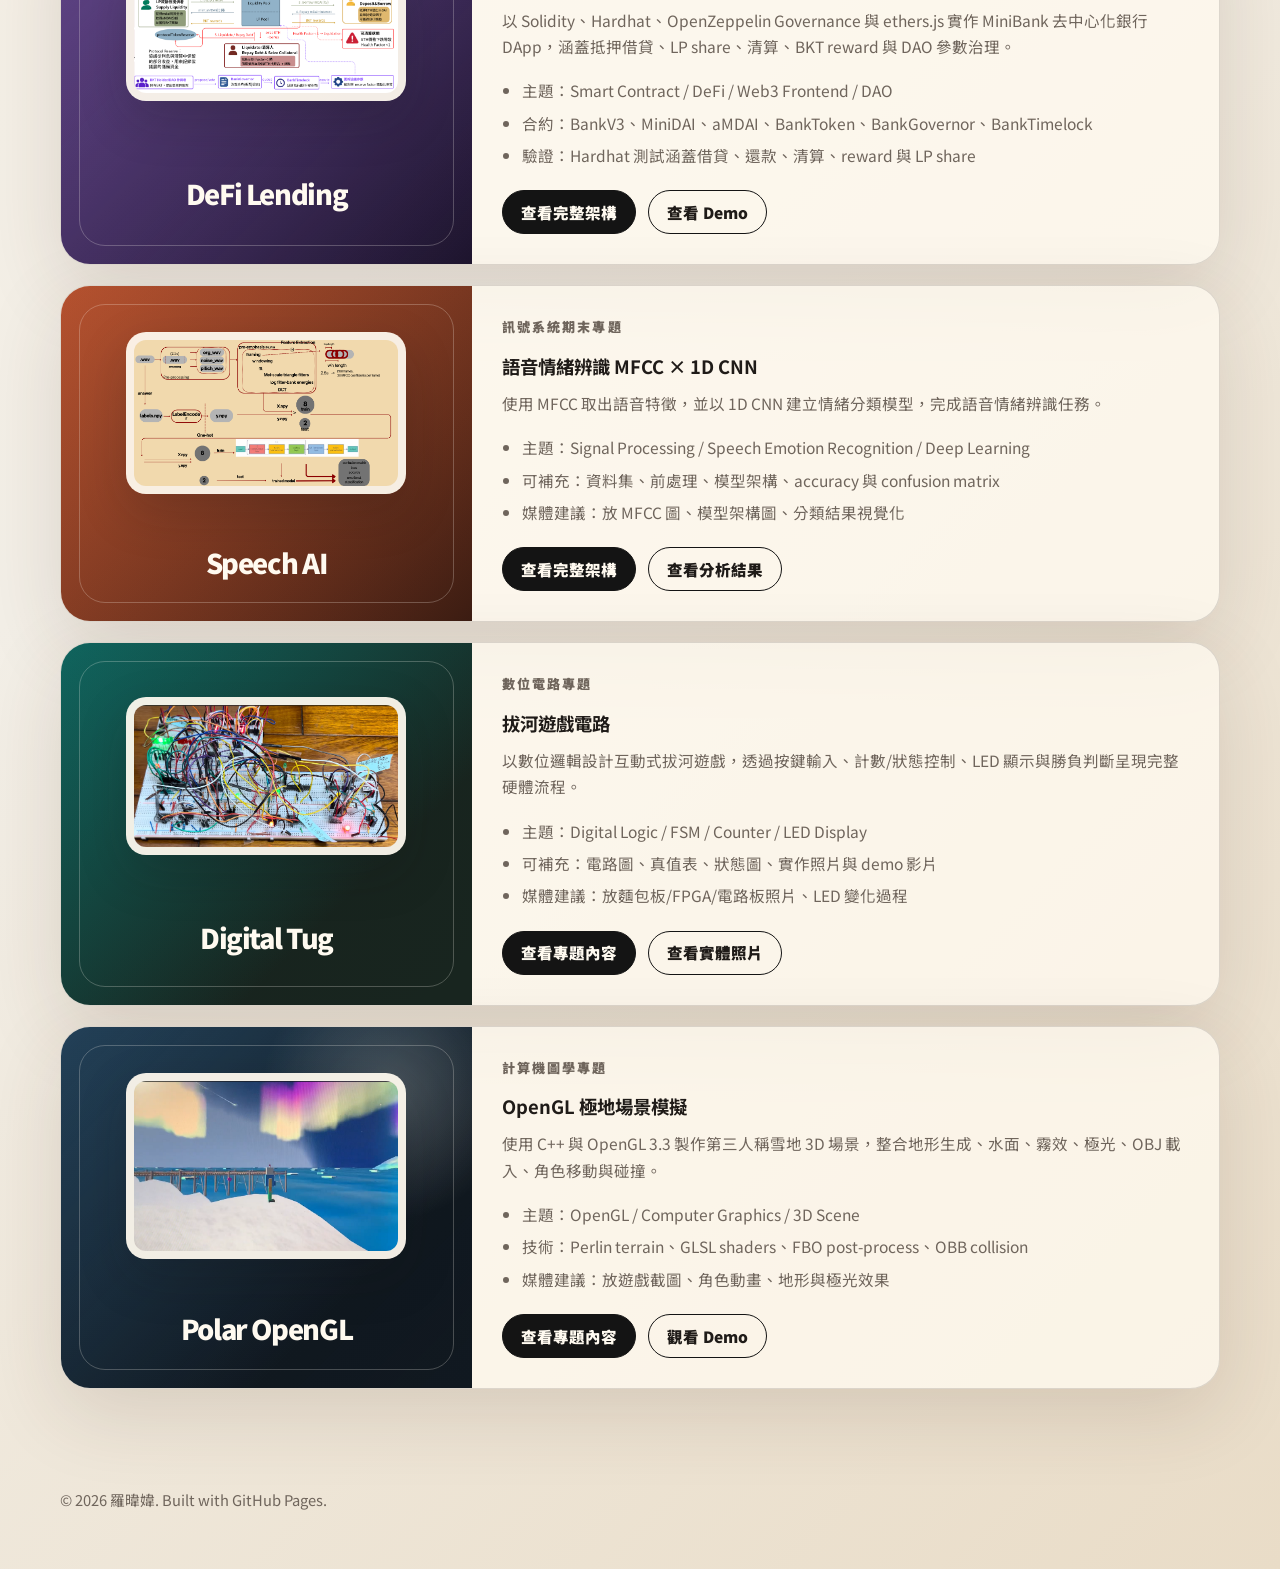
<file: projects.html>
<!doctype html>
<html lang="zh-Hant">
  <head>
    <meta charset="utf-8">
    <meta name="viewport" content="width=device-width, initial-scale=1">
    <meta name="description" content="羅暐媁的作品集專案：PROVE-3D、ROS2、Hermes AI Agent、DeFi、語音情緒辨識、數位電路拔河專題。">
    <title>作品集 | 羅暐媁</title>
    <link rel="preconnect" href="https://fonts.googleapis.com">
    <link rel="preconnect" href="https://fonts.gstatic.com" crossorigin>
    <link href="https://fonts.googleapis.com/css2?family=Noto+Sans+TC:wght@400;500;700;900&display=swap" rel="stylesheet">
    <link rel="stylesheet" href="styles.css">
  </head>
  <body>
    <header class="site-header">
      <nav class="nav" aria-label="主要導覽">
        <a class="logo" href="index.html">LOWEIWEI</a>
        <div class="nav-links">
          <a href="index.html">首頁</a>
          <a href="journey.html">學期經歷</a>
          <a class="active" href="projects.html">作品集</a>
          <a href="resume.html">履歷聯絡</a>
        </div>
      </nav>
    </header>

    <main>
      <section class="section page-hero">
        <p class="eyebrow">Projects</p>
        <h1>作品集</h1>
        <p class="hero-text">
          以下專案包含跨校課程、期末專題與個人實作。每張卡片可進入完整專題頁，查看系統架構、實驗結果、Demo 與 GitHub 連結。
        </p>
      </section>

      <section class="section projects-section page-section">
        <div class="project-grid">
          <a class="project-card project-prove" href="project-prove3d.html">
            <div class="project-media">
              <img class="project-cover-image" src="images/prove3d-pipeline.png" alt="PROVE-3D pipeline 圖">
              <p>PROVE-3D</p>
            </div>
            <div class="project-body">
              <p class="project-type">畢業專題 / 研究專題</p>
              <h3>PROVE-3D：Zero-Shot 3D Visual Grounding</h3>
              <p>研究如何根據自然語言描述，在多視角 RGB-D 場景中取得足夠視覺證據，完成目標物件的三維定位。</p>
              <ul class="compact-list">
                <li>主題：3D Vision / VLMs / Visual Grounding</li>
                <li>成果：PROVE-3D 英文論文已被 ICS 2026 接受</li>
                <li>重點：benchmark evaluation、ablation study、error analysis</li>
              </ul>
              <div class="project-links">
                <span>查看研究架構</span>
                <span>ICS Accepted Paper / 證明</span>
              </div>
            </div>
          </a>

          <a class="project-card project-ros" href="project-ros.html">
            <div class="project-media">
              <img class="project-cover-image" src="images/POS2/hero.png" alt="ROS2 自主機器人專題畫面">
              <p>ROS2 Robot</p>
            </div>
            <div class="project-body">
              <p class="project-type">跨校清大機器導航期末專題</p>
              <h3>ROS2 自主機器人</h3>
              <p>以 ROS2 為核心建立自主機器人導航流程，整合感測資料、定位、路徑規劃與任務執行。</p>
              <ul class="compact-list">
                <li>主題：Autonomous Navigation / Robotics</li>
                <li>可補充：SLAM、Navigation2、感測器、模擬環境或實機測試結果</li>
                <li>媒體建議：放機器人行走影片、地圖、路徑規劃截圖</li>
              </ul>
              <div class="project-links">
                <span>查看完整架構</span>
                <span>觀看 Demo</span>
              </div>
            </div>
          </a>

          <a class="project-card project-agent" href="project-hermes.html">
            <div class="project-media">
              <img class="project-cover-image" src="images/HERMES/HERMES.png" alt="Hermes AI Agent overall pipeline">
              <p>AI Agent</p>
            </div>
            <div class="project-body">
              <p class="project-type">跨校成大生成式 AI 與應用期末專題</p>
              <h3>Hermes AI Agent</h3>
              <p>建立 LLM Agent 驗證與應用流程，聚焦代理任務規劃、工具使用、輸出檢查與可靠性評估。</p>
              <ul class="compact-list">
                <li>主題：LLM Agent / Verification / Workflow Design</li>
                <li>可補充：系統架構、prompt strategy、評估方法與案例</li>
                <li>媒體建議：放系統流程圖、Demo 影片、Agent 執行紀錄</li>
              </ul>
              <div class="project-links">
                <span>查看完整架構</span>
                <span>GitHub / Results</span>
              </div>
            </div>
          </a>

          <a class="project-card project-defi" href="project-defi.html">
            <div class="project-media">
              <img class="project-cover-image" src="images/DEFI/DEFI_PIPLINE.png" alt="MiniBank DeFi Lending Protocol 系統架構圖">
              <p>DeFi Lending</p>
            </div>
            <div class="project-body">
              <p class="project-type">區塊鏈期末專題</p>
              <h3>DeFi Lending Protocol</h3>
              <p>以 Solidity、Hardhat、OpenZeppelin Governance 與 ethers.js 實作 MiniBank 去中心化銀行 DApp，涵蓋抵押借貸、LP share、清算、BKT reward 與 DAO 參數治理。</p>
              <ul class="compact-list">
                <li>主題：Smart Contract / DeFi / Web3 Frontend / DAO</li>
                <li>合約：BankV3、MiniDAI、aMDAI、BankToken、BankGovernor、BankTimelock</li>
                <li>驗證：Hardhat 測試涵蓋借貸、還款、清算、reward 與 LP share</li>
              </ul>
              <div class="project-links">
                <span>查看完整架構</span>
                <span>查看 Demo</span>
              </div>
            </div>
          </a>

          <a class="project-card project-speech" href="project-ser.html">
            <div class="project-media">
              <img class="project-cover-image" src="images/SER/SER_PIPLINE.png" alt="語音情緒辨識 MFCC 與 1D CNN pipeline">
              <p>Speech AI</p>
            </div>
            <div class="project-body">
              <p class="project-type">訊號系統期末專題</p>
              <h3>語音情緒辨識 MFCC × 1D CNN</h3>
              <p>使用 MFCC 取出語音特徵，並以 1D CNN 建立情緒分類模型，完成語音情緒辨識任務。</p>
              <ul class="compact-list">
                <li>主題：Signal Processing / Speech Emotion Recognition / Deep Learning</li>
                <li>可補充：資料集、前處理、模型架構、accuracy 與 confusion matrix</li>
                <li>媒體建議：放 MFCC 圖、模型架構圖、分類結果視覺化</li>
              </ul>
              <div class="project-links">
                <span>查看完整架構</span>
                <span>查看分析結果</span>
              </div>
            </div>
          </a>

          <a class="project-card project-circuit" href="project-digital-tug.html">
            <div class="project-media">
              <img class="project-cover-image" src="images/CIRCUIT/breadboard.png" alt="數位電路拔河遊戲 Breadboard 實體照片">
              <p>Digital Tug</p>
            </div>
            <div class="project-body">
              <p class="project-type">數位電路專題</p>
              <h3>拔河遊戲電路</h3>
              <p>以數位邏輯設計互動式拔河遊戲，透過按鍵輸入、計數/狀態控制、LED 顯示與勝負判斷呈現完整硬體流程。</p>
              <ul class="compact-list">
                <li>主題：Digital Logic / FSM / Counter / LED Display</li>
                <li>可補充：電路圖、真值表、狀態圖、實作照片與 demo 影片</li>
                <li>媒體建議：放麵包板/FPGA/電路板照片、LED 變化過程</li>
              </ul>
              <div class="project-links">
                <span>查看專題內容</span>
                <span>查看實體照片</span>
              </div>
            </div>
          </a>

          <a class="project-card project-opengl" href="project-opengl.html">
            <div class="project-media">
              <img class="project-cover-image" src="images/opengl_game/opengl.png" alt="OpenGL 極地場景模擬封面截圖">
              <p>Polar OpenGL</p>
            </div>
            <div class="project-body">
              <p class="project-type">計算機圖學專題</p>
              <h3>OpenGL 極地場景模擬</h3>
              <p>使用 C++ 與 OpenGL 3.3 製作第三人稱雪地 3D 場景，整合地形生成、水面、霧效、極光、OBJ 載入、角色移動與碰撞。</p>
              <ul class="compact-list">
                <li>主題：OpenGL / Computer Graphics / 3D Scene</li>
                <li>技術：Perlin terrain、GLSL shaders、FBO post-process、OBB collision</li>
                <li>媒體建議：放遊戲截圖、角色動畫、地形與極光效果</li>
              </ul>
              <div class="project-links">
                <span>查看專題內容</span>
                <span>觀看 Demo</span>
              </div>
            </div>
          </a>
        </div>
      </section>
    </main>

    <footer class="footer">
      <p>© 2026 羅暐媁. Built with GitHub Pages.</p>
    </footer>
  </body>
</html>
</file>
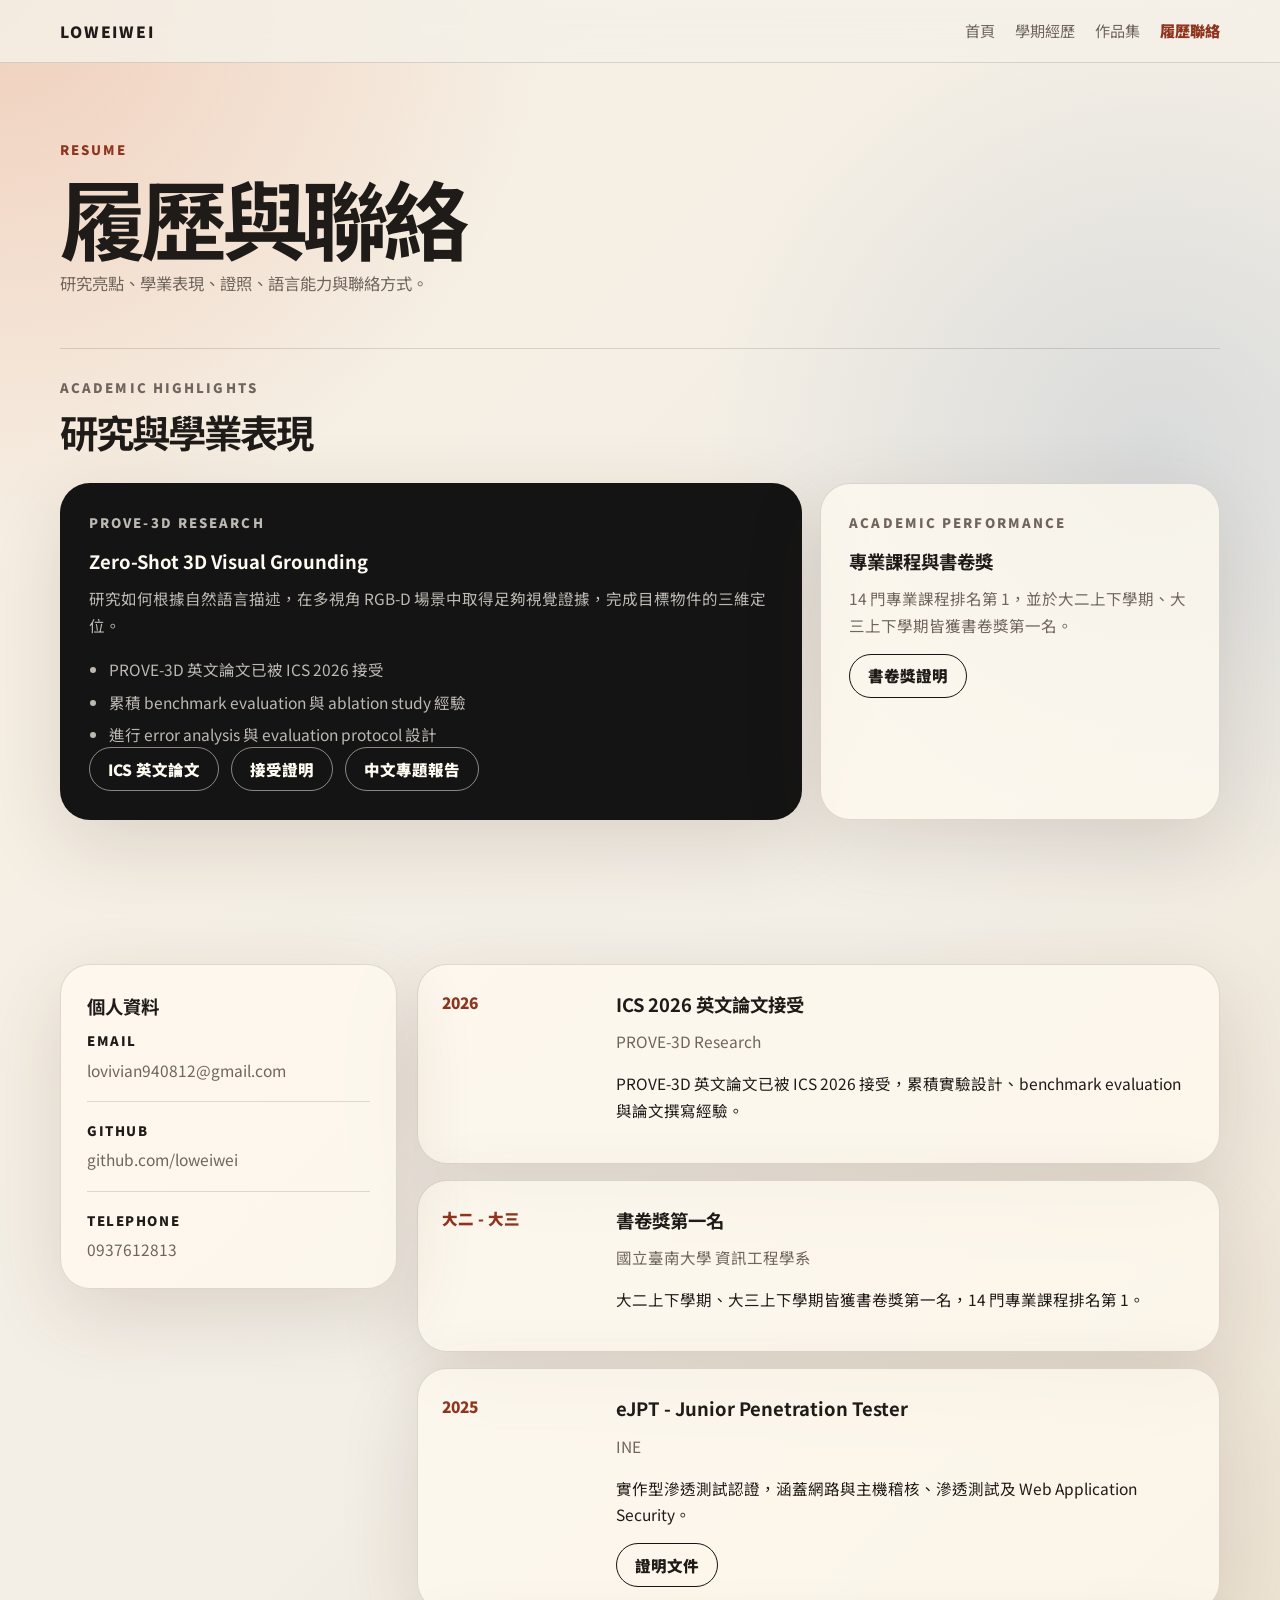
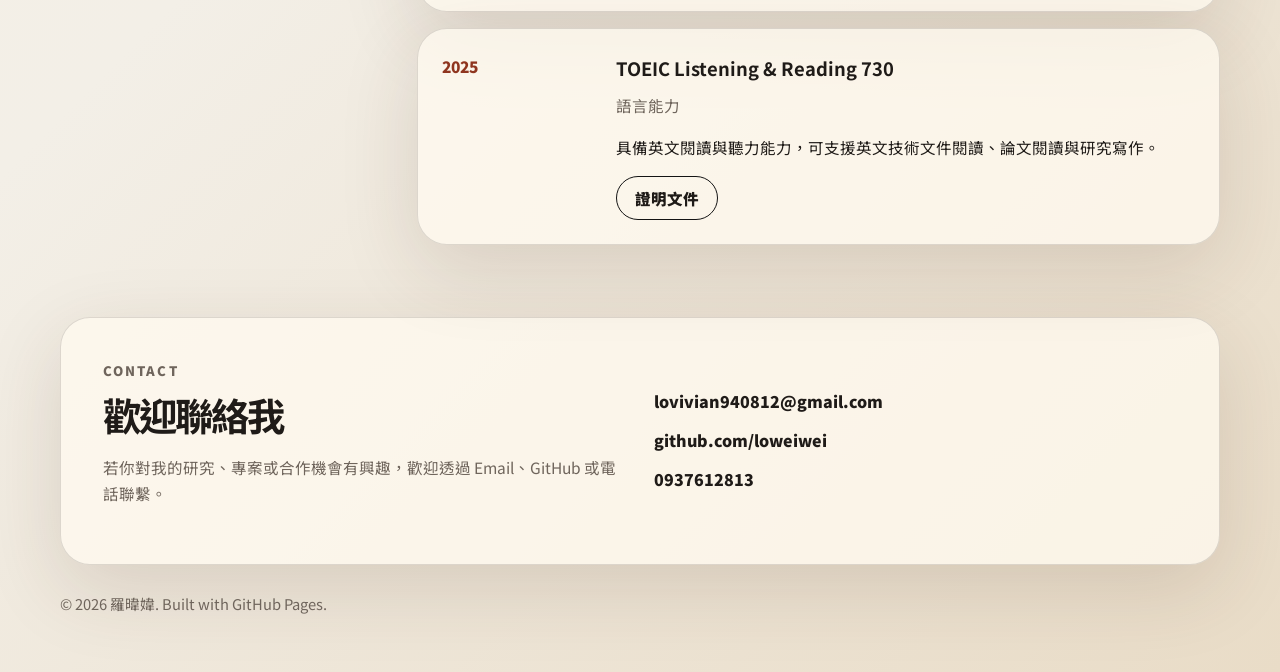
<file: resume.html>
<!doctype html>
<html lang="zh-Hant">
  <head>
    <meta charset="utf-8">
    <meta name="viewport" content="width=device-width, initial-scale=1">
    <meta name="description" content="羅暐媁的研究亮點、履歷、證照、TOEIC 與聯絡資訊。">
    <title>履歷聯絡 | 羅暐媁</title>
    <link rel="preconnect" href="https://fonts.googleapis.com">
    <link rel="preconnect" href="https://fonts.gstatic.com" crossorigin>
    <link href="https://fonts.googleapis.com/css2?family=Noto+Sans+TC:wght@400;500;700;900&display=swap" rel="stylesheet">
    <link rel="stylesheet" href="styles.css">
  </head>
  <body>
    <header class="site-header">
      <nav class="nav" aria-label="主要導覽">
        <a class="logo" href="index.html">LOWEIWEI</a>
        <div class="nav-links">
          <a href="index.html">首頁</a>
          <a href="journey.html">學期經歷</a>
          <a href="projects.html">作品集</a>
          <a class="active" href="resume.html">履歷聯絡</a>
        </div>
      </nav>
    </header>

    <main>
      <section class="section page-hero">
        <p class="eyebrow">Resume</p>
        <h1>履歷與聯絡</h1>
        <p class="hero-text">研究亮點、學業表現、證照、語言能力與聯絡方式。</p>
      </section>

      <section class="section research-section page-section">
        <div class="section-heading">
          <p class="eyebrow">Academic Highlights</p>
          <h2>研究與學業表現</h2>
        </div>

        <div class="highlight-grid">
          <article class="highlight-card featured">
            <p class="card-kicker">PROVE-3D Research</p>
            <h3>Zero-Shot 3D Visual Grounding</h3>
            <p>研究如何根據自然語言描述，在多視角 RGB-D 場景中取得足夠視覺證據，完成目標物件的三維定位。</p>
            <ul class="compact-list">
              <li>PROVE-3D 英文論文已被 ICS 2026 接受</li>
              <li>累積 benchmark evaluation 與 ablation study 經驗</li>
              <li>進行 error analysis 與 evaluation protocol 設計</li>
            </ul>
            <div class="link-row">
              <a href="https://drive.google.com/file/d/1ngfcwk6IAwryxdVHKvfLvtcqUB0fge4p/view?usp=drive_link" target="_blank" rel="noreferrer">ICS 英文論文</a>
              <a href="https://drive.google.com/file/d/1r3w7lw7tEpj3B6_B9auu1UQtM6UDOMd5/view?usp=drive_link" target="_blank" rel="noreferrer">接受證明</a>
              <a href="https://drive.google.com/file/d/12PVFTL0T2lt_DgyWR_xtEayBKu8zF0x8/view" target="_blank" rel="noreferrer">中文專題報告</a>
            </div>
          </article>

          <article class="highlight-card">
            <p class="card-kicker">Academic Performance</p>
            <h3>專業課程與書卷獎</h3>
            <p>14 門專業課程排名第 1，並於大二上下學期、大三上下學期皆獲書卷獎第一名。</p>
            <div class="link-row">
              <a href="https://drive.google.com/file/d/1cZmKbuZDf0P2iTU3nafhmW_RfM-SxuOn/view?usp=sharing" target="_blank" rel="noreferrer">書卷獎證明</a>
            </div>
          </article>
        </div>
      </section>

      <section class="section resume-section">
        <div class="resume-layout">
          <aside class="resume-sidebar">
            <h3>個人資料</h3>
            <dl class="info-list">
              <div>
                <dt>Email</dt>
                <dd><a href="mailto:lovivian940812@gmail.com">lovivian940812@gmail.com</a></dd>
              </div>
              <div>
                <dt>GitHub</dt>
                <dd><a href="https://github.com/loweiwei" target="_blank" rel="noreferrer">github.com/loweiwei</a></dd>
              </div>
              <div>
                <dt>Telephone</dt>
                <dd><a href="tel:0937612813">0937612813</a></dd>
              </div>
            </dl>
          </aside>

          <div class="resume-main">
            <article class="timeline-item">
              <time datetime="2026">2026</time>
              <div>
                <h3>ICS 2026 英文論文接受</h3>
                <p class="muted">PROVE-3D Research</p>
                <p>PROVE-3D 英文論文已被 ICS 2026 接受，累積實驗設計、benchmark evaluation 與論文撰寫經驗。</p>
              </div>
            </article>

            <article class="timeline-item">
              <time>大二 - 大三</time>
              <div>
                <h3>書卷獎第一名</h3>
                <p class="muted">國立臺南大學 資訊工程學系</p>
                <p>大二上下學期、大三上下學期皆獲書卷獎第一名，14 門專業課程排名第 1。</p>
              </div>
            </article>

            <article class="timeline-item">
              <time datetime="2025">2025</time>
              <div>
                <h3>eJPT - Junior Penetration Tester</h3>
                <p class="muted">INE</p>
                <p>實作型滲透測試認證，涵蓋網路與主機稽核、滲透測試及 Web Application Security。</p>
                <a class="inline-link" href="https://drive.google.com/file/d/1Q-gY2sQtX0RCHmVsLdS1WezNg0jgvBh9/view?usp=sharing" target="_blank" rel="noreferrer">證明文件</a>
              </div>
            </article>

            <article class="timeline-item">
              <time datetime="2025">2025</time>
              <div>
                <h3>TOEIC Listening & Reading 730</h3>
                <p class="muted">語言能力</p>
                <p>具備英文閱讀與聽力能力，可支援英文技術文件閱讀、論文閱讀與研究寫作。</p>
                <a class="inline-link" href="https://drive.google.com/file/d/127idvWswkLypsQ53KaKprMETlPglJ0ru/view?usp=sharing" target="_blank" rel="noreferrer">證明文件</a>
              </div>
            </article>
          </div>
        </div>
      </section>

      <section class="section contact-section">
        <div>
          <p class="eyebrow">Contact</p>
          <h2>歡迎聯絡我</h2>
          <p>若你對我的研究、專案或合作機會有興趣，歡迎透過 Email、GitHub 或電話聯繫。</p>
        </div>
        <div class="contact-links">
          <a href="mailto:lovivian940812@gmail.com">lovivian940812@gmail.com</a>
          <a href="https://github.com/loweiwei" target="_blank" rel="noreferrer">github.com/loweiwei</a>
          <a href="tel:0937612813">0937612813</a>
        </div>
      </section>
    </main>

    <footer class="footer">
      <p>© 2026 羅暐媁. Built with GitHub Pages.</p>
    </footer>
  </body>
</html>
</file>
<file: styles.css>
:root {
  color-scheme: light;
  --bg: #f3efe7;
  --surface: #fffaf0;
  --surface-soft: rgba(255, 250, 240, 0.76);
  --surface-strong: #141414;
  --text: #1f1b18;
  --muted: #6f655c;
  --line: rgba(31, 27, 24, 0.14);
  --accent: #d85f35;
  --accent-deep: #8f351f;
  --accent-soft: #f4d5c5;
  --green: #2f6f61;
  --blue: #375f92;
  --purple: #7350a3;
  --shadow: 0 24px 80px rgba(69, 45, 25, 0.14);
}

* {
  box-sizing: border-box;
}

html {
  scroll-behavior: smooth;
}

body {
  margin: 0;
  background:
    radial-gradient(circle at top left, rgba(216, 95, 53, 0.22), transparent 34rem),
    radial-gradient(circle at 90% 20%, rgba(55, 95, 146, 0.14), transparent 28rem),
    linear-gradient(135deg, #f7efe2 0%, var(--bg) 50%, #e9dcc7 100%);
  color: var(--text);
  font-family: "Noto Sans TC", system-ui, -apple-system, BlinkMacSystemFont, "Segoe UI", sans-serif;
  font-size: 15.5px;
  line-height: 1.7;
}

a {
  color: inherit;
  text-decoration: none;
}

.site-header {
  position: sticky;
  top: 0;
  z-index: 10;
  border-bottom: 1px solid var(--line);
  background: rgba(245, 241, 232, 0.82);
  backdrop-filter: blur(18px);
}

.nav {
  display: flex;
  align-items: center;
  justify-content: space-between;
  width: min(1160px, calc(100% - 32px));
  margin: 0 auto;
  padding: 18px 0;
}

.logo {
  font-weight: 900;
  letter-spacing: 0.12em;
}

.nav-links {
  display: flex;
  gap: 20px;
  color: var(--muted);
  font-size: 0.95rem;
  white-space: nowrap;
}

.nav-links a:hover,
.nav-links a.active,
.contact-links a:hover,
.profile-links a:hover,
.project-links a:hover,
.project-card:hover h3,
.link-row a:hover,
.inline-link:hover {
  color: var(--accent-deep);
}

.nav-links a.active {
  font-weight: 900;
}

.section {
  width: min(1160px, calc(100% - 32px));
  margin: 0 auto;
  padding: 72px 0;
}

.hero {
  display: grid;
  grid-template-columns: minmax(0, 1.35fr) minmax(300px, 0.65fr);
  gap: 36px;
  align-items: center;
  min-height: calc(100vh - 76px);
}

.compact-hero {
  min-height: auto;
  padding-top: 84px;
}

.page-hero {
  padding: 76px 0 34px;
}

.page-hero h1 {
  max-width: 900px;
}

.page-section {
  padding-top: 28px;
}

.eyebrow,
.card-kicker,
.project-type {
  margin: 0 0 12px;
  color: var(--accent-deep);
  font-size: 0.82rem;
  font-weight: 900;
  letter-spacing: 0.16em;
  text-transform: uppercase;
}

h1,
h2,
h3,
p {
  margin-top: 0;
}

h1 {
  margin-bottom: 10px;
  font-size: clamp(2.8rem, 7vw, 5.4rem);
  line-height: 1;
  letter-spacing: -0.06em;
}

h2 {
  margin-bottom: 18px;
  font-size: clamp(1.65rem, 3vw, 2.55rem);
  line-height: 1.08;
  letter-spacing: -0.05em;
}

h3 {
  margin-bottom: 8px;
  font-size: 1.15rem;
}

h4 {
  margin: 0 0 8px;
  font-size: 1.04rem;
  line-height: 1.35;
}

.hero-lead {
  margin-bottom: 22px;
  color: var(--accent-deep);
  font-size: clamp(1.05rem, 1.8vw, 1.35rem);
  font-weight: 900;
}

.hero-text {
  max-width: 760px;
  color: var(--muted);
  font-size: 1.02rem;
}

.hero-actions,
.profile-links,
.project-links,
.link-row {
  display: flex;
  flex-wrap: wrap;
  gap: 12px;
}

.hero-actions {
  margin-top: 32px;
}

.button,
.profile-links a,
.project-links a,
.project-links span,
.link-row a,
.pending-link,
.inline-link {
  display: inline-flex;
  align-items: center;
  justify-content: center;
  min-height: 44px;
  padding: 0 18px;
  border: 1px solid var(--surface-strong);
  border-radius: 999px;
  font-weight: 900;
}

.button.primary,
.project-links a:first-child,
.project-links span:first-child:not(.pending-link) {
  background: var(--surface-strong);
  color: #fffaf0;
}

.button.secondary,
.profile-links a,
.project-links a,
.project-links span,
.link-row a,
.pending-link,
.inline-link {
  background: transparent;
}

.pending-link {
  border-color: var(--line);
  color: var(--muted);
  cursor: default;
}

.profile-card,
.highlight-card,
.project-card,
.timeline-item,
.resume-sidebar,
.contact-section {
  border: 1px solid var(--line);
  border-radius: 30px;
  background: var(--surface-soft);
  box-shadow: var(--shadow);
}

.profile-card {
  padding: 26px;
  transform: rotate(1.2deg);
}

.avatar {
  display: grid;
  width: 112px;
  height: 112px;
  margin-bottom: 24px;
  place-items: center;
  border-radius: 30px;
  background: var(--surface-strong);
  color: #fffaf0;
  font-size: 2.2rem;
  font-weight: 900;
}

.profile-card p,
.profile-card li,
.muted,
.section-heading p,
.highlight-card p,
.project-card p,
.contact-section p,
.compact-list,
.info-list dd {
  color: var(--muted);
}

.profile-card ul {
  padding-left: 18px;
  margin: 0 0 22px;
}

.split-section {
  display: grid;
  grid-template-columns: 0.8fr 1.2fr;
  gap: 48px;
  border-top: 1px solid var(--line);
}

.content-block {
  font-size: 1rem;
}

.overview-grid {
  display: grid;
  grid-template-columns: repeat(3, 1fr);
  gap: 18px;
}

.overview-card {
  min-height: 220px;
  padding: 26px;
  border: 1px solid var(--line);
  border-radius: 28px;
  background: var(--surface-soft);
  box-shadow: var(--shadow);
}

.overview-card:hover {
  transform: translateY(-3px);
}

.overview-card p:last-child {
  color: var(--muted);
}

.admission-hero {
  display: grid;
  grid-template-columns: minmax(0, 1fr) 320px;
  gap: 36px;
  align-items: center;
  padding-top: 84px;
}

.admission-copy h1 {
  margin-bottom: 14px;
}

.quick-contact {
  display: flex;
  flex-wrap: wrap;
  gap: 10px;
  margin-top: 26px;
}

.quick-contact a {
  display: inline-flex;
  gap: 5px;
  min-height: 38px;
  align-items: center;
  padding: 0 13px;
  border: 1px solid var(--line);
  border-radius: 999px;
  background: rgba(255, 250, 240, 0.72);
  color: var(--muted);
  font-weight: 900;
}

.quick-contact span {
  color: var(--accent-deep);
}

.quick-contact a:hover {
  color: var(--accent-deep);
}

.photo-profile-card,
.admission-card,
.selected-project-card {
  border: 1px solid var(--line);
  border-radius: 28px;
  background: rgba(255, 244, 242, 0.86);
  box-shadow: var(--shadow);
}

.photo-profile-card {
  padding: 24px;
}

.photo-profile-card p {
  color: var(--muted);
}

.photo-placeholder {
  display: grid;
  min-height: 260px;
  margin-bottom: 22px;
  place-items: center;
  border: 1px dashed rgba(31, 27, 24, 0.26);
  border-radius: 24px;
  background:
    linear-gradient(135deg, rgba(255, 250, 240, 0.9), rgba(244, 213, 197, 0.56)),
    repeating-linear-gradient(135deg, rgba(31, 27, 24, 0.06) 0 10px, transparent 10px 20px);
  color: var(--muted);
  font-weight: 900;
}

.profile-photo {
  display: block;
  width: 100%;
  height: 260px;
  margin-bottom: 22px;
  border-radius: 24px;
  object-fit: cover;
  object-position: center;
  box-shadow: 0 16px 48px rgba(69, 45, 25, 0.12);
}

.admission-section {
  border-top: 1px solid var(--line);
}

.admission-grid {
  display: grid;
  gap: 18px;
}

.two-cards {
  grid-template-columns: repeat(2, 1fr);
}

.admission-card {
  padding: 26px;
}

.feature-card {
  border-color: rgba(143, 53, 31, 0.26);
  background: linear-gradient(135deg, rgba(255, 244, 242, 0.96), rgba(255, 250, 240, 0.86));
}

.clean-list {
  margin: 16px 0 0;
  padding-left: 20px;
  color: var(--muted);
}

.clean-list li + li {
  margin-top: 6px;
}

.selected-projects-grid {
  display: grid;
  grid-template-columns: repeat(2, 1fr);
  gap: 18px;
}

.selected-project-card {
  display: grid;
  grid-template-columns: 180px minmax(0, 1fr);
  gap: 20px;
  padding: 20px;
}

.selected-project-card.primary-project {
  grid-column: 1 / -1;
  grid-template-columns: 260px minmax(0, 1fr);
  border-color: rgba(143, 53, 31, 0.3);
  background: linear-gradient(135deg, rgba(255, 244, 242, 0.98), rgba(255, 250, 240, 0.86));
}

.selected-project-card p:not(.project-type) {
  color: var(--muted);
}

.project-image-placeholder {
  display: grid;
  min-height: 180px;
  place-items: center;
  border: 1px dashed rgba(31, 27, 24, 0.26);
  border-radius: 22px;
  background:
    linear-gradient(135deg, rgba(255, 250, 240, 0.92), rgba(244, 213, 197, 0.5)),
    repeating-linear-gradient(135deg, rgba(31, 27, 24, 0.05) 0 10px, transparent 10px 20px);
  color: var(--muted);
  font-weight: 900;
  text-align: center;
}

.project-preview-image {
  display: block;
  width: 100%;
  height: 180px;
  border-radius: 22px;
  object-fit: contain;
  object-position: center;
  border: 1px solid var(--line);
  background: var(--surface);
}

.selected-project-card.primary-project .project-preview-image {
  height: 220px;
}

.project-cover-image {
  position: relative;
  z-index: 2;
  display: block;
  width: min(86%, 280px);
  max-height: 220px;
  padding: 8px;
  border-radius: 20px;
  background: rgba(255, 250, 240, 0.94);
  object-fit: contain;
  box-shadow: 0 18px 50px rgba(20, 20, 20, 0.18);
}

.media-figure-card {
  border: 1px solid var(--line);
  border-radius: 28px;
  overflow: hidden;
  background: var(--surface-soft);
  box-shadow: 0 16px 48px rgba(69, 45, 25, 0.08);
}

.media-figure-card img {
  display: block;
  width: 100%;
  height: auto;
}

.media-figure-card p {
  margin: 0;
  padding: 16px 18px;
  color: var(--muted);
  font-weight: 700;
}

.research-subnav {
  position: sticky;
  top: 64px;
  z-index: 9;
  display: flex;
  justify-content: center;
  gap: 10px;
  padding: 10px 16px;
  border-bottom: 1px solid var(--line);
  background: rgba(255, 250, 240, 0.82);
  backdrop-filter: blur(16px);
}

.research-subnav a {
  padding: 5px 10px;
  border: 1px solid var(--line);
  border-radius: 999px;
  color: var(--muted);
  font-size: 0.82rem;
  font-weight: 900;
}

.research-subnav a:hover {
  color: var(--accent-deep);
}

.research-page {
  background: rgba(255, 255, 255, 0.28);
}

.research-hero {
  display: grid;
  grid-template-columns: minmax(0, 0.95fr) minmax(360px, 1.05fr);
  gap: 26px;
  align-items: center;
  padding-top: 54px;
}

.research-hero h1 {
  font-size: clamp(2.4rem, 6vw, 4.4rem);
}

.research-hero h2 {
  max-width: 820px;
  color: var(--accent-deep);
  font-size: clamp(1.05rem, 1.6vw, 1.45rem);
  letter-spacing: -0.03em;
}

.research-hero .hero-text {
  font-size: 0.98rem;
}

.research-meta-card {
  display: grid;
  gap: 4px;
  max-width: 720px;
  margin-top: 18px;
  padding: 14px 16px;
  border: 1px solid var(--line);
  border-radius: 20px;
  background: rgba(255, 244, 242, 0.82);
}

.research-meta-card p {
  margin: 0;
  color: var(--muted);
  font-size: 0.88rem;
  font-weight: 700;
}

.research-section {
  border-top: 1px solid var(--line);
}

.research-copy {
  max-width: 800px;
}

.research-copy p,
.research-note,
.research-card p,
.comparison-card p,
.research-output-card p {
  color: var(--muted);
  font-size: 0.94rem;
}

.research-question {
  margin: 16px 0;
  padding: 14px 16px;
  border-left: 4px solid var(--accent-deep);
  border-radius: 18px;
  background: rgba(255, 244, 242, 0.9);
  color: var(--text);
  font-weight: 900;
  line-height: 1.65;
}

.two-column-research {
  display: grid;
  grid-template-columns: minmax(0, 0.9fr) minmax(320px, 1.1fr);
  gap: 30px;
  align-items: center;
}

.research-figure {
  display: block;
  overflow: hidden;
  border: 1px solid var(--line);
  border-radius: 22px;
  background: var(--surface);
  box-shadow: var(--shadow);
}

.research-figure img {
  display: block;
  width: 100%;
  height: auto;
}

.research-figure span {
  display: block;
  padding: 10px 14px;
  color: var(--muted);
  font-size: 0.84rem;
  font-weight: 700;
}

.hero-figure img {
  max-height: 360px;
  object-fit: contain;
}

.full-width-figure img {
  max-height: 620px;
  object-fit: contain;
}

.full-width-figure {
  margin-bottom: 18px;
}

.research-placeholder,
.query-box,
.comparison-card,
.verification-flow,
.research-card,
.result-card,
.research-output-card {
  border: 1px solid var(--line);
  border-radius: 26px;
  background: rgba(255, 244, 242, 0.86);
  box-shadow: 0 16px 48px rgba(69, 45, 25, 0.08);
}

.research-placeholder {
  display: grid;
  min-height: 160px;
  place-items: center;
  padding: 18px;
  border-style: dashed;
  color: var(--muted);
  font-weight: 900;
  text-align: center;
}

.small-placeholder {
  min-height: 110px;
  margin-bottom: 12px;
}

.wide-placeholder,
.table-placeholder {
  min-height: 220px;
}

.concept-flow,
.verification-flow {
  display: grid;
  gap: 12px;
}

.research-image-pair {
  display: grid;
  grid-template-columns: repeat(2, minmax(0, 1fr));
  gap: 12px;
}

.research-image-stack {
  display: grid;
  gap: 12px;
}

.research-image-pair .research-figure img {
  max-height: 260px;
  object-fit: contain;
}

.research-image-stack .research-figure img {
  max-height: 320px;
  object-fit: contain;
}

.research-figure.image-only span {
  display: none;
}

.query-box,
.verification-flow span,
.mapping-strip span,
.mini-flow span {
  padding: 10px;
  border-radius: 14px;
  background: rgba(255, 250, 240, 0.82);
  color: var(--text);
  font-weight: 900;
  text-align: center;
}

.mini-flow,
.mapping-strip {
  display: grid;
  grid-template-columns: repeat(3, 1fr);
  gap: 10px;
}

.mapping-strip {
  grid-template-columns: repeat(6, 1fr);
  margin-bottom: 14px;
}

.comparison-card {
  display: grid;
  gap: 10px;
  padding: 18px;
}

.comparison-card > div:not(.research-placeholder) {
  padding: 16px;
  border-radius: 18px;
  background: rgba(255, 250, 240, 0.72);
}

.research-card-grid {
  display: grid;
  gap: 16px;
}

.three-cards {
  grid-template-columns: repeat(3, 1fr);
}

.four-cards {
  grid-template-columns: repeat(4, 1fr);
}

.research-card {
  padding: 18px;
}

.compact-research-cards .research-card {
  padding: 18px;
}

.result-highlight-grid {
  display: grid;
  grid-template-columns: repeat(4, 1fr);
  gap: 14px;
  margin-bottom: 18px;
}

.small-result-grid {
  grid-template-columns: repeat(3, 1fr);
  margin-top: 18px;
}

.result-card {
  padding: 16px;
  text-align: center;
}

.result-card p {
  margin-bottom: 4px;
  color: var(--accent-deep);
  font-weight: 900;
}

.result-card strong {
  display: block;
  color: var(--text);
  font-size: clamp(1.6rem, 3vw, 2.4rem);
  line-height: 1;
}

.result-card span {
  color: var(--muted);
  font-weight: 700;
}

.result-layout {
  display: grid;
  grid-template-columns: minmax(0, 1.35fr) minmax(280px, 0.65fr);
  gap: 18px;
  align-items: center;
  margin-top: 18px;
}

.early-stop-figure {
  width: min(100%, 520px);
  justify-self: end;
}

.early-stop-figure img {
  max-height: 360px;
  object-fit: contain;
}

.reverse-layout {
  grid-template-columns: minmax(280px, 0.65fr) minmax(0, 1.35fr);
}

.research-note {
  max-width: 800px;
  margin-top: 18px;
}

.future-card {
  align-self: stretch;
}

.future-card p {
  margin-bottom: 8px;
  font-weight: 900;
}

.research-output-card {
  padding: 24px;
}

.pipeline-overview-section {
  display: grid;
  gap: 28px;
}

.pipeline-section-card {
  padding: 24px;
  border: 1px solid var(--line);
  border-radius: 28px;
  background: rgba(255, 250, 240, 0.82);
  box-shadow: 0 16px 48px rgba(69, 45, 25, 0.08);
}

.pipeline-section-heading {
  display: grid;
  grid-template-columns: 52px minmax(0, 1fr);
  gap: 16px;
  align-items: start;
  margin-bottom: 18px;
}

.pipeline-label {
  display: grid;
  width: 52px;
  height: 52px;
  place-items: center;
  border-radius: 18px;
  background: var(--accent-deep);
  color: #fffaf0;
  font-size: 1.35rem;
  font-weight: 900;
}

.pipeline-section-heading h3 {
  margin-bottom: 4px;
  color: var(--text);
  font-size: clamp(1.35rem, 2.4vw, 2rem);
}

.pipeline-section-heading p:not(.pipeline-subtitle),
.pipeline-step-row p {
  color: var(--muted);
  font-size: 0.92rem;
}

.pipeline-subtitle {
  margin-bottom: 8px;
  color: var(--accent-deep);
  font-weight: 900;
}

.pipeline-highlight {
  width: fit-content;
  max-width: 100%;
  margin: 0 0 16px;
  padding: 10px 14px;
  border-left: 4px solid var(--accent-deep);
  border-radius: 16px;
  background: rgba(244, 213, 197, 0.48);
  color: var(--accent-deep);
  font-weight: 900;
}

.pipeline-image-placeholder {
  display: grid;
  min-height: 230px;
  margin-bottom: 18px;
  place-items: center;
  border: 1px dashed rgba(31, 27, 24, 0.28);
  border-radius: 24px;
  background:
    linear-gradient(135deg, rgba(255, 250, 240, 0.9), rgba(244, 213, 197, 0.38)),
    repeating-linear-gradient(135deg, rgba(31, 27, 24, 0.05) 0 10px, transparent 10px 20px);
  color: var(--muted);
  font-weight: 900;
  text-align: center;
}

.pipeline-image-card {
  display: block;
  margin-bottom: 18px;
  overflow: hidden;
  border: 1px solid var(--line);
  border-radius: 24px;
  background: var(--surface);
}

.pipeline-image-card img {
  display: block;
  width: 100%;
  max-height: 420px;
  object-fit: contain;
}

.pipeline-step-row {
  display: grid;
  grid-template-columns: repeat(3, 1fr);
  gap: 28px;
}

.pipeline-step-row article {
  position: relative;
  min-height: 150px;
  padding: 18px;
  border: 1px solid var(--line);
  border-radius: 22px;
  background: rgba(255, 244, 242, 0.86);
}

.pipeline-step-row article:not(:last-child)::after {
  position: absolute;
  top: 50%;
  right: -25px;
  width: 22px;
  height: 22px;
  border-radius: 999px;
  background: var(--surface-strong);
  color: #fffaf0;
  content: "→";
  font-size: 0.82rem;
  line-height: 22px;
  text-align: center;
  transform: translateY(-50%);
}

.pipeline-step-row h4 {
  margin-bottom: 8px;
  color: var(--text);
}

.lightbox {
  position: fixed;
  inset: 0;
  z-index: 50;
  display: none;
  align-items: center;
  justify-content: center;
  padding: 28px;
  background: rgba(20, 20, 20, 0.86);
}

.lightbox:target {
  display: flex;
}

.lightbox img {
  max-width: min(1200px, 96vw);
  max-height: 88vh;
  border-radius: 16px;
  background: #fff;
}

.lightbox-close {
  position: fixed;
  top: 18px;
  right: 24px;
  color: #fffaf0;
  font-size: 2rem;
  font-weight: 900;
}

.tag-list {
  display: flex;
  flex-wrap: wrap;
  gap: 10px;
  margin-top: 24px;
}

.tag-list span {
  padding: 8px 14px;
  border: 1px solid var(--line);
  border-radius: 999px;
  background: rgba(255, 250, 240, 0.72);
  color: var(--muted);
  font-size: 0.92rem;
}

.section-heading {
  max-width: 760px;
  margin-bottom: 30px;
}

.highlight-grid {
  display: grid;
  grid-template-columns: 1.3fr 0.7fr;
  gap: 18px;
}

.highlight-card {
  padding: 28px;
}

.highlight-card.featured {
  background: var(--surface-strong);
  color: #fffaf0;
}

.highlight-card.featured p,
.highlight-card.featured .compact-list,
.highlight-card.featured .card-kicker {
  color: rgba(255, 250, 240, 0.72);
}

.highlight-card.featured .link-row a {
  border-color: rgba(255, 250, 240, 0.5);
}

.highlight-card.featured .pending-link {
  border-color: rgba(255, 250, 240, 0.32);
  color: rgba(255, 250, 240, 0.72);
}

.compact-list {
  padding-left: 20px;
  margin: 18px 0 0;
}

.compact-list li + li {
  margin-top: 6px;
}

.projects-section {
  border-top: 1px solid var(--line);
}

.journey-section {
  border-top: 1px solid var(--line);
}

.semester-track {
  position: relative;
  display: grid;
  max-width: 980px;
  gap: 20px;
  overflow: visible;
  padding: 8px 0 8px 42px;
}

.semester-track::before {
  position: absolute;
  top: 18px;
  bottom: 18px;
  left: 14px;
  width: 3px;
  border-radius: 999px;
  background: linear-gradient(180deg, var(--accent), var(--blue), var(--green));
  content: "";
}

.semester-card {
  position: relative;
  display: grid;
  grid-template-columns: 150px minmax(0, 1fr);
  gap: 22px;
  min-width: 0;
  padding: 24px;
  border: 1px solid var(--line);
  border-radius: 28px;
  background: rgba(255, 244, 242, 0.86);
  box-shadow: 0 18px 56px rgba(69, 45, 25, 0.1);
}

.semester-card::before {
  position: absolute;
  top: 34px;
  left: -36px;
  width: 16px;
  height: 16px;
  border: 4px solid var(--surface);
  border-radius: 999px;
  background: var(--accent);
  box-shadow: 0 0 0 1px var(--line), 0 12px 30px rgba(216, 95, 53, 0.28);
  content: "";
}

.semester-card:nth-child(3)::before,
.semester-card:nth-child(4)::before {
  background: var(--blue);
}

.semester-card:nth-child(5)::before,
.semester-card:nth-child(6)::before {
  background: var(--green);
}

.semester-card.current {
  background: var(--surface-strong);
  color: #fffaf0;
}

.semester-term {
  margin-bottom: 0;
  color: var(--accent-deep);
  font-size: 1.05rem;
  font-weight: 900;
  letter-spacing: 0.02em;
}

.semester-card.current .semester-term,
.semester-card.current p,
.semester-card.current span {
  color: rgba(255, 250, 240, 0.78);
}

.semester-card p:not(.semester-term),
.journey-project p {
  color: var(--muted);
  font-size: 0.92rem;
}

.semester-result {
  display: inline-block;
  max-width: 100%;
  margin-bottom: 10px;
  padding: 6px 10px;
  border: 1px solid var(--line);
  border-radius: 999px;
  background: rgba(255, 250, 240, 0.9);
  color: var(--muted);
  font-size: 0.82rem;
  font-weight: 700;
}

.journey-content h3 {
  margin-bottom: 10px;
  color: var(--text);
}

.journey-project + .journey-project {
  margin-top: 20px;
  padding-top: 20px;
  border-top: 1px solid var(--line);
}

.journey-actions {
  display: flex;
  flex-wrap: wrap;
  gap: 8px;
  margin-top: 14px;
}

.journey-actions a,
.journey-actions span {
  display: inline-flex;
  min-height: 34px;
  align-items: center;
  padding: 0 12px;
  border: 1px solid var(--line);
  border-radius: 999px;
  background: rgba(255, 250, 240, 0.72);
  color: var(--muted);
  font-size: 0.84rem;
  font-weight: 900;
}

.journey-actions a:first-child {
  border-color: var(--accent-deep);
  background: var(--accent-deep);
  color: #fffaf0;
}

.journey-actions a:hover {
  transform: translateY(-1px);
}

.featured-journey {
  border-color: rgba(143, 53, 31, 0.28);
  background: linear-gradient(135deg, rgba(255, 244, 242, 0.96), rgba(255, 250, 240, 0.86));
}

.featured-journey h3 {
  font-size: 1.45rem;
}

.semester-card span {
  display: inline-flex;
  margin-top: 10px;
  padding: 6px 10px;
  border: 1px solid var(--line);
  border-radius: 999px;
  color: var(--muted);
  font-size: 0.78rem;
  font-weight: 900;
}

.semester-card.current .semester-term {
  color: var(--accent-deep);
}

.project-grid {
  display: grid;
  gap: 20px;
}

.project-card {
  display: grid;
  grid-template-columns: minmax(240px, 0.55fr) minmax(0, 1fr);
  overflow: hidden;
  transition: transform 160ms ease, box-shadow 160ms ease;
}

a.project-card:hover {
  transform: translateY(-4px);
}

.project-media {
  position: relative;
  display: grid;
  min-height: 300px;
  place-items: center;
  padding: 28px;
  overflow: hidden;
  color: #fffaf0;
  font-size: clamp(1.1rem, 2.4vw, 1.7rem);
  font-weight: 900;
  letter-spacing: -0.05em;
  line-height: 0.98;
  text-align: center;
}

.project-media::before {
  position: absolute;
  inset: 18px;
  border: 1px solid rgba(255, 250, 240, 0.24);
  border-radius: 26px;
  content: "";
}

.project-media p {
  position: relative;
  z-index: 2;
  margin: 18px 0 0;
  color: #fffaf0;
}

.cover-visual {
  position: relative;
  z-index: 2;
  width: min(190px, 66%);
  aspect-ratio: 1;
}

.cover-visual span {
  position: absolute;
  display: block;
}

.robot-head {
  inset: 22% 18% 34%;
  border: 2px solid rgba(255, 250, 240, 0.75);
  border-radius: 28px;
  background: rgba(255, 250, 240, 0.12);
  box-shadow: inset 0 0 42px rgba(255, 250, 240, 0.16);
}

.robot-eye {
  top: 40%;
  width: 16px;
  height: 16px;
  border-radius: 999px;
  background: #fffaf0;
}

.robot-eye.left {
  left: 36%;
}

.robot-eye.right {
  right: 36%;
}

.robot-base {
  left: 28%;
  right: 28%;
  bottom: 25%;
  height: 16px;
  border-radius: 999px;
  background: rgba(255, 250, 240, 0.82);
}

.path-line {
  left: 8%;
  right: 8%;
  bottom: 8%;
  height: 42px;
  border-right: 3px solid rgba(255, 250, 240, 0.72);
  border-bottom: 3px solid rgba(255, 250, 240, 0.72);
  border-radius: 0 0 40px 0;
}

.agent-core,
.agent-node {
  border-radius: 999px;
  background: rgba(255, 250, 240, 0.9);
  box-shadow: 0 0 42px rgba(255, 250, 240, 0.22);
}

.agent-core {
  inset: 32%;
}

.agent-node {
  width: 44px;
  height: 44px;
}

.node-a {
  top: 12%;
  left: 16%;
}

.node-b {
  top: 18%;
  right: 12%;
}

.node-c {
  bottom: 12%;
  left: 38%;
}

.agent-line {
  height: 3px;
  border-radius: 999px;
  background: rgba(255, 250, 240, 0.62);
  transform-origin: left center;
}

.line-a {
  top: 34%;
  left: 30%;
  width: 120px;
  transform: rotate(22deg);
}

.line-b {
  top: 60%;
  left: 42%;
  width: 90px;
  transform: rotate(104deg);
}

.coin {
  border-radius: 999px;
  border: 3px solid rgba(255, 250, 240, 0.75);
  background: rgba(255, 250, 240, 0.14);
}

.coin-main {
  inset: 19% 28% 32%;
}

.coin-main::after {
  position: absolute;
  inset: 30%;
  border-radius: inherit;
  background: rgba(255, 250, 240, 0.82);
  content: "";
}

.coin-back {
  inset: 14% 18% 37% 38%;
  opacity: 0.45;
}

.vault-line {
  left: 18%;
  right: 18%;
  bottom: 20%;
  height: 3px;
  border-radius: 999px;
  background: rgba(255, 250, 240, 0.7);
}

.bar {
  bottom: 22%;
  width: 18px;
  border-radius: 999px 999px 0 0;
  background: rgba(255, 250, 240, 0.72);
}

.bar-a {
  left: 32%;
  height: 46px;
}

.bar-b {
  left: 46%;
  height: 68px;
}

.bar-c {
  left: 60%;
  height: 36px;
}

.wave {
  left: 10%;
  right: 10%;
  height: 48px;
  border-top: 4px solid rgba(255, 250, 240, 0.8);
  border-radius: 50%;
}

.wave-a {
  top: 20%;
}

.wave-b {
  top: 34%;
  opacity: 0.72;
}

.wave-c {
  top: 48%;
  opacity: 0.48;
}

.mfcc-grid {
  left: 20%;
  right: 20%;
  bottom: 18%;
  height: 56px;
  border: 1px solid rgba(255, 250, 240, 0.45);
  background:
    linear-gradient(90deg, transparent 48%, rgba(255, 250, 240, 0.3) 50%, transparent 52%),
    linear-gradient(0deg, rgba(255, 250, 240, 0.12), rgba(255, 250, 240, 0.34));
}

.emotion-dot {
  width: 18px;
  height: 18px;
  border-radius: 999px;
  background: #fffaf0;
}

.dot-a {
  top: 18%;
  right: 18%;
}

.dot-b {
  bottom: 14%;
  left: 14%;
}

.scene-cube {
  border: 2px solid rgba(255, 250, 240, 0.76);
  border-radius: 18px;
  background: rgba(255, 250, 240, 0.13);
  transform: rotateX(58deg) rotateZ(45deg);
}

.cube-a {
  top: 23%;
  left: 18%;
  width: 82px;
  height: 82px;
}

.cube-b {
  right: 19%;
  bottom: 20%;
  width: 58px;
  height: 58px;
  opacity: 0.72;
}

.view-ray {
  left: 12%;
  height: 3px;
  border-radius: 999px;
  background: rgba(255, 250, 240, 0.72);
  transform-origin: left center;
}

.ray-a {
  top: 34%;
  width: 145px;
  transform: rotate(20deg);
}

.ray-b {
  top: 55%;
  width: 130px;
  transform: rotate(-14deg);
}

.language-chip {
  right: 10%;
  top: 12%;
  padding: 8px 12px;
  border: 1px solid rgba(255, 250, 240, 0.62);
  border-radius: 999px;
  color: #fffaf0;
  font-size: 0.8rem;
  font-weight: 900;
  letter-spacing: 0.12em;
}

.circuit-board {
  inset: 18% 13% 18%;
  border: 2px solid rgba(255, 250, 240, 0.72);
  border-radius: 24px;
  background:
    linear-gradient(90deg, transparent 48%, rgba(255, 250, 240, 0.22) 50%, transparent 52%),
    linear-gradient(0deg, transparent 48%, rgba(255, 250, 240, 0.22) 50%, transparent 52%),
    rgba(255, 250, 240, 0.1);
}

.led-dot {
  width: 18px;
  height: 18px;
  border-radius: 999px;
  background: #fffaf0;
  box-shadow: 0 0 24px rgba(255, 250, 240, 0.72);
}

.led-a {
  left: 27%;
  top: 34%;
}

.led-b {
  left: 46%;
  top: 34%;
}

.led-c {
  right: 27%;
  top: 34%;
}

.rope-line {
  left: 22%;
  right: 22%;
  top: 55%;
  height: 5px;
  border-radius: 999px;
  background: rgba(255, 250, 240, 0.72);
}

.switch-block {
  bottom: 25%;
  width: 42px;
  height: 24px;
  border-radius: 10px;
  background: rgba(255, 250, 240, 0.82);
}

.switch-a {
  left: 25%;
}

.switch-b {
  right: 25%;
}

.mountain-shape {
  bottom: 20%;
  border-left: 52px solid transparent;
  border-right: 52px solid transparent;
  border-bottom: 96px solid rgba(255, 250, 240, 0.76);
  filter: drop-shadow(0 12px 26px rgba(0, 0, 0, 0.16));
}

.mountain-a {
  left: 16%;
}

.mountain-b {
  right: 14%;
  bottom: 26%;
  opacity: 0.58;
  transform: scale(0.82);
}

.aurora-band {
  left: 12%;
  right: 12%;
  height: 34px;
  border-top: 5px solid rgba(255, 250, 240, 0.72);
  border-radius: 50%;
  transform: rotate(-9deg);
}

.band-a {
  top: 18%;
}

.band-b {
  top: 28%;
  opacity: 0.45;
  transform: rotate(7deg);
}

.player-dot {
  left: 49%;
  bottom: 25%;
  width: 18px;
  height: 18px;
  border-radius: 999px;
  background: #fffaf0;
  box-shadow: 0 0 24px rgba(255, 250, 240, 0.8);
}

.project-prove .project-media {
  background:
    linear-gradient(135deg, rgba(20, 20, 20, 0.18), transparent),
    linear-gradient(135deg, #263f8f, #161616 70%);
}

.project-circuit .project-media {
  background:
    linear-gradient(135deg, rgba(20, 20, 20, 0.18), transparent),
    linear-gradient(135deg, #0f766e, #18251f 70%);
}

.project-opengl .project-media {
  background:
    radial-gradient(circle at 80% 18%, rgba(255, 250, 240, 0.22), transparent 8rem),
    linear-gradient(135deg, rgba(20, 20, 20, 0.2), transparent),
    linear-gradient(135deg, #264b68, #101820 72%);
}

.project-ros .project-media {
  background:
    linear-gradient(135deg, rgba(20, 20, 20, 0.18), transparent),
    linear-gradient(135deg, var(--green), #101f1b);
}

.project-agent .project-media {
  background:
    linear-gradient(135deg, rgba(20, 20, 20, 0.18), transparent),
    linear-gradient(135deg, var(--blue), #141414);
}

.project-defi .project-media {
  background:
    linear-gradient(135deg, rgba(20, 20, 20, 0.18), transparent),
    linear-gradient(135deg, var(--purple), #1d142d);
}

.project-speech .project-media {
  background:
    linear-gradient(135deg, rgba(20, 20, 20, 0.18), transparent),
    linear-gradient(135deg, var(--accent), #3b1c12);
}

.project-body {
  padding: 30px;
}

.project-body .compact-list {
  margin-bottom: 22px;
}

.project-detail-hero {
  padding: 76px 0 38px;
}

.back-link {
  display: inline-flex;
  margin-bottom: 22px;
  color: var(--muted);
  font-weight: 900;
}

.back-link:hover {
  color: var(--accent-deep);
}

.detail-section {
  padding-top: 36px;
  padding-bottom: 48px;
}

.two-column-detail {
  display: grid;
  grid-template-columns: 0.42fr 1fr;
  gap: 32px;
  align-items: start;
}

.flow-diagram {
  display: grid;
  gap: 12px;
  align-items: stretch;
}

.wide-flow {
  grid-template-columns: repeat(6, minmax(120px, 1fr));
}

.flow-arrow {
  display: none;
}

.flow-step {
  position: relative;
  display: grid;
  min-height: 118px;
  place-items: center;
  padding: 18px;
  border: 1px solid var(--line);
  border-radius: 24px;
  background: rgba(255, 250, 240, 0.78);
  box-shadow: 0 16px 44px rgba(69, 45, 25, 0.1);
  color: var(--text);
  font-weight: 900;
  text-align: center;
}

.flow-step:not(:last-child)::after {
  position: absolute;
  top: 50%;
  right: -15px;
  z-index: 2;
  width: 24px;
  height: 24px;
  border-radius: 999px;
  background: var(--surface-strong);
  color: #fffaf0;
  content: "→";
  font-size: 0.9rem;
  line-height: 24px;
  text-align: center;
  transform: translateY(-50%);
}

.pipeline-list {
  display: grid;
  gap: 14px;
}

.horizontal-pipeline {
  grid-template-columns: repeat(5, 1fr);
}

.pipeline-item {
  display: grid;
  grid-template-columns: 52px 1fr;
  gap: 16px;
  padding: 22px;
  border: 1px solid var(--line);
  border-radius: 26px;
  background: var(--surface-soft);
  box-shadow: 0 16px 48px rgba(69, 45, 25, 0.1);
}

.horizontal-pipeline .pipeline-item {
  grid-template-columns: 1fr;
}

.pipeline-item > span {
  display: grid;
  width: 44px;
  height: 44px;
  place-items: center;
  border-radius: 16px;
  background: var(--surface-strong);
  color: #fffaf0;
  font-weight: 900;
}

.pipeline-item p,
.module-card p,
.detail-callout p,
.evidence-grid p {
  color: var(--muted);
}

.module-grid {
  display: grid;
  grid-template-columns: repeat(3, 1fr);
  gap: 16px;
}

.compact-modules {
  grid-template-columns: repeat(2, 1fr);
}

.module-card,
.detail-callout,
.evidence-grid article {
  border: 1px solid var(--line);
  border-radius: 26px;
  background: var(--surface-soft);
  box-shadow: 0 16px 48px rgba(69, 45, 25, 0.1);
}

.module-card {
  padding: 24px;
}

.detail-callout {
  padding: 30px;
}

.evidence-grid {
  display: grid;
  grid-template-columns: repeat(3, 1fr);
  gap: 16px;
  margin-top: 22px;
}

.evidence-grid article {
  padding: 22px;
}

.media-gallery {
  display: grid;
  grid-template-columns: repeat(3, 1fr);
  gap: 16px;
}

.large-gallery {
  grid-template-columns: repeat(4, 1fr);
}

.media-placeholder {
  display: grid;
  min-height: 240px;
  align-content: end;
  padding: 22px;
  border: 1px dashed rgba(31, 27, 24, 0.28);
  border-radius: 28px;
  background:
    linear-gradient(135deg, rgba(255, 250, 240, 0.88), rgba(255, 250, 240, 0.56)),
    repeating-linear-gradient(135deg, rgba(31, 27, 24, 0.06) 0 10px, transparent 10px 20px);
  box-shadow: 0 16px 48px rgba(69, 45, 25, 0.08);
}

.media-placeholder span {
  display: inline-flex;
  width: fit-content;
  margin-bottom: 10px;
  padding: 7px 11px;
  border-radius: 999px;
  background: var(--surface-strong);
  color: #fffaf0;
  font-size: 0.82rem;
  font-weight: 900;
}

.media-placeholder p {
  margin-bottom: 0;
  color: var(--muted);
}

.ros-page {
  background:
    radial-gradient(circle at 88% 8%, rgba(53, 121, 98, 0.16), transparent 20rem),
    radial-gradient(circle at 8% 42%, rgba(91, 129, 171, 0.12), transparent 22rem);
}

.ros-hero {
  display: grid;
  grid-template-columns: minmax(0, 0.92fr) minmax(360px, 1.08fr);
  gap: 34px;
  align-items: center;
  padding-top: 74px;
}

.ros-hero h2 {
  max-width: 780px;
  margin: 4px 0 14px;
  color: var(--muted);
  font-size: clamp(1.25rem, 2.2vw, 2rem);
}

.ros-section {
  border-top: 1px solid var(--line);
}

.ros-section code {
  padding: 2px 6px;
  border-radius: 8px;
  background: rgba(53, 121, 98, 0.12);
  color: #2c6854;
  font-family: "SFMono-Regular", Consolas, "Liberation Mono", monospace;
  font-size: 0.9em;
  font-weight: 800;
}

.ros-wide-heading {
  max-width: 980px;
}

.ros-wide-heading p {
  line-height: 1.78;
}

.ros-wide-heading p + p {
  margin-top: 12px;
}

.ros-outline-section {
  padding-top: 46px;
}

.ros-outline-section h2 {
  max-width: 900px;
  font-size: clamp(1.9rem, 4vw, 3.2rem);
}

.ros-roadmap {
  display: grid;
  grid-template-columns: repeat(2, minmax(0, 1fr));
  gap: 10px 18px;
  max-width: 980px;
  padding: 20px 24px;
  border: 1px solid var(--line);
  border-radius: 28px;
  background: rgba(255, 250, 240, 0.78);
  box-shadow: 0 16px 44px rgba(69, 45, 25, 0.08);
}

.ros-roadmap a {
  display: grid;
  grid-template-columns: 44px minmax(0, 1fr);
  gap: 12px;
  align-items: start;
  padding: 12px 0;
  border-bottom: 1px solid rgba(69, 45, 25, 0.12);
}

.ros-roadmap a:nth-last-child(-n + 2) {
  border-bottom: 0;
}

.ros-roadmap a:hover {
  transform: translateX(4px);
}

.ros-roadmap span {
  display: inline-grid;
  width: 34px;
  height: 34px;
  place-items: center;
  border: 1px solid rgba(53, 121, 98, 0.22);
  border-radius: 999px;
  background: rgba(53, 121, 98, 0.1);
  color: #2c6854;
  font-size: 0.82rem;
  font-weight: 900;
}

.ros-roadmap div {
  display: grid;
  gap: 4px;
}

.ros-roadmap strong {
  color: var(--text);
  font-size: 1rem;
  line-height: 1.25;
}

.ros-roadmap small {
  color: var(--muted);
  font-size: 0.88rem;
  line-height: 1.5;
}

.ros-media-slot {
  position: relative;
  display: grid;
  min-height: 260px;
  align-content: end;
  gap: 8px;
  overflow: hidden;
  padding: 24px;
  border: 1px dashed rgba(31, 27, 24, 0.25);
  border-radius: 28px;
  background:
    linear-gradient(135deg, rgba(255, 250, 240, 0.92), rgba(255, 250, 240, 0.62)),
    radial-gradient(circle at 80% 14%, rgba(53, 121, 98, 0.16), transparent 8rem),
    repeating-linear-gradient(135deg, rgba(31, 27, 24, 0.055) 0 10px, transparent 10px 20px);
  box-shadow: 0 18px 52px rgba(69, 45, 25, 0.1);
  color: var(--text);
}

.ros-media-slot::before {
  position: absolute;
  top: 18px;
  right: 18px;
  width: 96px;
  height: 96px;
  border: 1px solid rgba(31, 27, 24, 0.1);
  border-radius: 28px;
  background:
    linear-gradient(90deg, transparent 48%, rgba(53, 121, 98, 0.18) 48% 52%, transparent 52%),
    linear-gradient(transparent 48%, rgba(53, 121, 98, 0.18) 48% 52%, transparent 52%);
  content: "";
}

.ros-media-slot span,
.status-list span,
.planning-legend span,
.tech-tags span {
  display: inline-flex;
  width: fit-content;
  align-items: center;
  border-radius: 999px;
  font-weight: 900;
}

.ros-media-slot span {
  padding: 7px 11px;
  background: var(--surface-strong);
  color: #fffaf0;
  font-size: 0.78rem;
  letter-spacing: 0.06em;
  text-transform: uppercase;
}

.ros-media-slot strong {
  max-width: 620px;
  font-size: clamp(1.25rem, 2vw, 1.9rem);
  line-height: 1.25;
}

.ros-media-slot small {
  color: var(--muted);
  font-weight: 800;
}

.ros-image-card {
  display: block;
  overflow: hidden;
  border: 1px solid var(--line);
  border-radius: 28px;
  background: var(--surface);
  box-shadow: 0 18px 52px rgba(69, 45, 25, 0.1);
}

.ros-image-card img {
  display: block;
  width: 100%;
  height: auto;
}

.ros-image-card span {
  display: block;
  padding: 10px 14px;
  color: var(--muted);
  font-size: 0.86rem;
  font-weight: 800;
}

.hero-slot {
  min-height: 460px;
}

.task-slot,
.planning-slot {
  min-height: 210px;
  border-radius: 24px 24px 0 0;
  box-shadow: none;
}

.ros-task-grid,
.ros-story-grid,
.ros-architecture-map,
.ros-module-grid,
.ros-stage-grid,
.ros-state-grid,
.tech-card-grid,
.highlight-card-grid,
.future-card-grid {
  display: grid;
  gap: 18px;
}

.ros-task-grid {
  grid-template-columns: repeat(3, minmax(0, 1fr));
}

.ros-story-grid,
.ros-module-grid,
.ros-stage-grid {
  grid-template-columns: repeat(3, minmax(0, 1fr));
}

.ros-architecture-map,
.ros-state-grid {
  grid-template-columns: repeat(4, minmax(0, 1fr));
}

.ros-task-card,
.ros-story-grid article,
.ros-architecture-map article,
.ros-module-grid article,
.ros-stage-grid article,
.ros-state-grid article,
.decision-lanes article,
.ros-step-stack article,
.tech-card-grid article,
.highlight-card-grid article,
.future-card-grid article,
.ros-loop-note {
  border: 1px solid var(--line);
  background: var(--surface-soft);
  box-shadow: 0 16px 48px rgba(69, 45, 25, 0.1);
}

.ros-task-card {
  overflow: hidden;
  border-radius: 28px;
}

.ros-story-grid article,
.ros-architecture-map article,
.ros-module-grid article,
.ros-stage-grid article,
.ros-state-grid article {
  padding: 24px;
  border-radius: 26px;
}

.ros-story-grid article {
  background: linear-gradient(135deg, rgba(255, 250, 240, 0.9), rgba(241, 248, 244, 0.78));
}

.ros-architecture-map article > span,
.ros-stage-grid article > span {
  display: inline-flex;
  width: fit-content;
  margin-bottom: 12px;
  padding: 7px 11px;
  border-radius: 999px;
  background: var(--surface-strong);
  color: #fffaf0;
  font-size: 0.8rem;
  font-weight: 900;
}

.ros-stage-grid article > span {
  min-width: 38px;
  justify-content: center;
}

.ros-task-body {
  padding: 22px;
}

.ros-task-body p,
.ros-story-grid p,
.ros-architecture-map p,
.ros-module-grid p,
.ros-stage-grid p,
.ros-state-grid p,
.decision-lanes p,
.ros-step-stack p,
.highlight-card-grid p,
.future-card-grid p {
  color: var(--muted);
  font-size: 0.94rem;
}

.status-list,
.tech-tags {
  display: flex;
  flex-wrap: wrap;
  gap: 8px;
  margin-top: 14px;
}

.status-list span,
.tech-tags span {
  padding: 7px 10px;
  font-size: 0.82rem;
}

.status-done {
  background: rgba(53, 121, 98, 0.13);
  color: #2c6854;
}

.status-partial {
  background: rgba(196, 123, 65, 0.14);
  color: #8a4a20;
}

.ros-mapping-section {
  grid-template-columns: minmax(0, 0.75fr) minmax(420px, 1.25fr);
}

.single-media {
  grid-template-columns: 1fr;
}

.ros-vertical-flow,
.ros-execution-flow,
.ros-pipeline-chain {
  display: grid;
  gap: 10px;
  margin-top: 18px;
}

.ros-vertical-flow span,
.ros-execution-flow span,
.ros-pipeline-chain span {
  position: relative;
  padding: 12px 14px;
  border-radius: 16px;
  background: rgba(255, 250, 240, 0.8);
  color: var(--text);
  font-weight: 900;
  text-align: center;
}

.ros-vertical-flow span:not(:last-child)::after {
  position: absolute;
  right: 50%;
  bottom: -13px;
  color: var(--accent-deep);
  content: "↓";
  font-weight: 900;
  transform: translateX(50%);
}

.ros-media-pair {
  display: grid;
  grid-template-columns: repeat(2, minmax(0, 1fr));
  gap: 14px;
}

.ros-pipeline-layout {
  display: grid;
  grid-template-columns: 1fr;
  gap: 22px;
  align-items: stretch;
}

.pipeline-slot {
  min-height: 520px;
}

.ros-step-stack {
  display: grid;
  grid-template-columns: repeat(2, minmax(0, 1fr));
  gap: 12px;
}

.ros-step-stack article {
  display: grid;
  grid-template-columns: 46px 1fr;
  gap: 14px;
  padding: 18px;
  border-radius: 22px;
}

.ros-step-stack article > span,
.decision-lanes article > span {
  display: grid;
  width: 40px;
  height: 40px;
  place-items: center;
  border-radius: 14px;
  background: var(--surface-strong);
  color: #fffaf0;
  font-weight: 900;
}

.decision-lanes {
  display: grid;
  grid-template-columns: repeat(3, minmax(0, 1fr));
  gap: 16px;
}

.decision-lanes article {
  position: relative;
  padding: 22px;
  border-radius: 26px;
}

.decision-lanes article:not(:last-child)::after {
  position: absolute;
  top: 50%;
  right: -19px;
  z-index: 2;
  width: 24px;
  height: 24px;
  border-radius: 999px;
  background: var(--surface-strong);
  color: #fffaf0;
  content: "→";
  font-size: 0.9rem;
  line-height: 24px;
  text-align: center;
  transform: translateY(-50%);
}

.ros-execution-flow {
  grid-template-columns: repeat(4, minmax(0, 1fr));
  margin-top: 18px;
}

.ros-pipeline-chain {
  grid-template-columns: repeat(6, minmax(0, 1fr));
}

.ros-pipeline-chain span:not(:last-child)::after {
  position: absolute;
  top: 50%;
  right: -18px;
  z-index: 2;
  width: 24px;
  height: 24px;
  border-radius: 999px;
  background: var(--surface-strong);
  color: #fffaf0;
  content: "→";
  font-size: 0.9rem;
  line-height: 24px;
  transform: translateY(-50%);
}

.ros-flow-map {
  max-width: 760px;
  margin-top: 22px;
}

.ros-loop-note {
  display: flex;
  flex-wrap: wrap;
  gap: 8px;
  margin: 14px 0;
  padding: 16px 18px;
  border-radius: 22px;
}

.ros-loop-note span {
  color: var(--muted);
  font-weight: 800;
}

.wide-slot {
  min-height: 300px;
}

.planning-gallery {
  display: grid;
  grid-template-columns: repeat(2, minmax(0, 1fr));
  gap: 18px;
}

.planning-gallery figure {
  margin: 0;
}

.planning-gallery figcaption {
  margin-top: 8px;
  color: var(--muted);
  font-size: 0.9rem;
  font-weight: 800;
}

.planning-gallery .ros-image-card img {
  aspect-ratio: 4 / 3;
  object-fit: contain;
  background: #fff;
}

.planning-legend {
  display: flex;
  flex-wrap: wrap;
  gap: 10px;
  margin-top: 18px;
}

.planning-legend span {
  gap: 8px;
  padding: 8px 12px;
  background: rgba(255, 250, 240, 0.82);
  color: var(--muted);
  font-size: 0.84rem;
}

.planning-legend i {
  width: 13px;
  height: 13px;
  border: 1px solid rgba(31, 27, 24, 0.16);
  border-radius: 4px;
}

.legend-free { background: #ffffff; }
.legend-obstacle { background: #151515; }
.legend-closed { background: #f6d34c; }
.legend-open { background: #4c8ff6; }
.legend-path { background: #e6443f; }

.tech-card-grid {
  grid-template-columns: repeat(3, minmax(0, 1fr));
}

.tech-card-grid article,
.highlight-card-grid article,
.future-card-grid article {
  padding: 24px;
  border-radius: 26px;
}

.tech-tags span {
  border: 1px solid var(--line);
  background: rgba(255, 250, 240, 0.78);
  color: var(--muted);
}

.highlight-card-grid {
  grid-template-columns: repeat(4, minmax(0, 1fr));
}

.highlight-media-row {
  margin-top: 18px;
}

.future-card-grid {
  grid-template-columns: repeat(2, minmax(0, 1fr));
}

.video-frame {
  overflow: hidden;
  border: 1px solid var(--line);
  border-radius: 30px;
  background: #151515;
  box-shadow: var(--shadow);
  aspect-ratio: 16 / 9;
}

.video-frame iframe {
  display: block;
  width: 100%;
  height: 100%;
  border: 0;
}

.ros-lightbox-placeholder {
  display: grid;
  width: min(980px, 92vw);
  min-height: min(620px, 76vh);
  place-items: center;
  padding: 36px;
  border-radius: 22px;
  background:
    linear-gradient(135deg, rgba(255, 250, 240, 0.96), rgba(255, 250, 240, 0.82)),
    repeating-linear-gradient(135deg, rgba(31, 27, 24, 0.06) 0 12px, transparent 12px 24px);
  color: var(--text);
  font-size: clamp(1.5rem, 3vw, 2.6rem);
  font-weight: 900;
  line-height: 1.45;
  text-align: center;
}

.ros-lightbox-placeholder small {
  color: var(--muted);
  font-size: 1rem;
}

.circuit-page {
  background:
    radial-gradient(circle at 90% 8%, rgba(15, 118, 110, 0.12), transparent 20rem),
    radial-gradient(circle at 8% 40%, rgba(196, 123, 65, 0.12), transparent 22rem);
}

.circuit-hero {
  display: grid;
  grid-template-columns: minmax(0, 0.95fr) minmax(360px, 1.05fr);
  gap: 34px;
  align-items: center;
  padding-top: 74px;
}

.circuit-hero h1 {
  max-width: 820px;
}

.circuit-section {
  border-top: 1px solid var(--line);
}

.circuit-media-slot {
  position: relative;
  display: grid;
  min-height: 300px;
  align-content: end;
  gap: 8px;
  overflow: hidden;
  padding: 24px;
  border: 1px dashed rgba(31, 27, 24, 0.25);
  border-radius: 28px;
  background:
    linear-gradient(135deg, rgba(255, 250, 240, 0.92), rgba(255, 250, 240, 0.62)),
    radial-gradient(circle at 78% 15%, rgba(15, 118, 110, 0.16), transparent 8rem),
    repeating-linear-gradient(90deg, rgba(31, 27, 24, 0.05) 0 8px, transparent 8px 18px);
  box-shadow: 0 18px 52px rgba(69, 45, 25, 0.1);
  color: var(--text);
}

.circuit-media-slot::before {
  position: absolute;
  top: 22px;
  right: 22px;
  width: 116px;
  height: 78px;
  border-radius: 18px;
  background:
    radial-gradient(circle, rgba(15, 118, 110, 0.42) 0 4px, transparent 5px) 0 0 / 22px 22px,
    linear-gradient(135deg, rgba(15, 118, 110, 0.12), rgba(196, 123, 65, 0.1));
  content: "";
}

.circuit-media-slot span {
  display: inline-flex;
  width: fit-content;
  padding: 7px 11px;
  border-radius: 999px;
  background: var(--surface-strong);
  color: #fffaf0;
  font-size: 0.78rem;
  font-weight: 900;
  letter-spacing: 0.06em;
  text-transform: uppercase;
}

.circuit-media-slot strong {
  max-width: 560px;
  font-size: clamp(1.25rem, 2vw, 1.8rem);
  line-height: 1.28;
}

.circuit-media-slot small {
  color: var(--muted);
  font-weight: 800;
}

.circuit-image-card {
  display: block;
  overflow: hidden;
  border: 1px solid var(--line);
  border-radius: 28px;
  background: var(--surface);
  box-shadow: 0 18px 52px rgba(69, 45, 25, 0.1);
}

.circuit-image-card img {
  display: block;
  width: 100%;
  height: auto;
}

.circuit-image-card span {
  display: block;
  padding: 10px 14px;
  color: var(--muted);
  font-size: 0.86rem;
  font-weight: 800;
}

.circuit-hero .circuit-image-card img {
  max-height: 460px;
  object-fit: contain;
  background: #fff;
}

.game-flowchart {
  display: grid;
  justify-items: center;
  gap: 9px;
  padding: 28px;
  border: 1px solid var(--line);
  border-radius: 30px;
  background: rgba(255, 250, 240, 0.72);
  box-shadow: 0 18px 52px rgba(69, 45, 25, 0.1);
}

.flow-node,
.flow-decision {
  display: grid;
  min-width: min(100%, 260px);
  min-height: 58px;
  place-items: center;
  padding: 14px 18px;
  border: 1px solid var(--line);
  background: var(--surface-soft);
  color: var(--text);
  font-weight: 900;
  text-align: center;
  box-shadow: 0 12px 32px rgba(69, 45, 25, 0.08);
}

.flow-node {
  border-radius: 18px;
}

.flow-node.start,
.flow-node.next-round {
  background: rgba(15, 118, 110, 0.1);
}

.flow-decision {
  width: 190px;
  min-width: 190px;
  height: 72px;
  border-radius: 22px;
  transform: rotate(45deg);
}

.flow-decision::first-line {
  transform: rotate(-45deg);
}

.flow-decision,
.small-decision {
  line-height: 1.2;
}

.flow-decision {
  display: flex;
  align-items: center;
  justify-content: center;
}

.flow-decision {
  color: transparent;
}

.flow-decision::after {
  color: var(--text);
  content: "到達終點？";
  font-weight: 900;
  transform: rotate(-45deg);
}

.small-decision::after {
  content: "15 秒到？";
}

.flow-arrow-down {
  color: var(--accent-deep);
  font-size: 1.25rem;
  font-weight: 900;
}

.flow-branches,
.flow-subbranches {
  display: grid;
  grid-template-columns: repeat(2, minmax(0, 1fr));
  gap: 18px;
  width: 100%;
  margin-top: 10px;
}

.flow-branch,
.flow-subbranches > div {
  display: grid;
  justify-items: center;
  gap: 10px;
  padding: 18px;
  border: 1px solid var(--line);
  border-radius: 24px;
  background: rgba(255, 244, 242, 0.5);
}

.flow-branch > span,
.flow-subbranches em {
  display: inline-flex;
  padding: 6px 11px;
  border-radius: 999px;
  background: var(--surface-strong);
  color: #fffaf0;
  font-size: 0.82rem;
  font-style: normal;
  font-weight: 900;
}

.circuit-tech-grid,
.learned-grid,
.circuit-diagram-grid {
  display: grid;
  gap: 16px;
}

.circuit-tech-grid {
  grid-template-columns: repeat(3, minmax(0, 1fr));
}

.learned-grid,
.circuit-diagram-grid {
  grid-template-columns: repeat(3, minmax(0, 1fr));
}

.circuit-diagram-grid {
  grid-template-columns: repeat(2, minmax(0, 1fr));
}

.circuit-diagram-grid:has(.circuit-image-card:only-child) {
  grid-template-columns: minmax(0, 1fr);
}

.diagram-slot img {
  max-height: 680px;
  object-fit: contain;
  background: #fff;
}

.circuit-tech-grid article,
.learned-grid article,
.circuit-adaptation-card {
  border: 1px solid var(--line);
  border-radius: 26px;
  background: var(--surface-soft);
  box-shadow: 0 16px 48px rgba(69, 45, 25, 0.1);
}

.circuit-tech-grid article,
.learned-grid article {
  padding: 24px;
}

.circuit-tech-grid p,
.learned-grid p,
.circuit-section .section-heading p {
  color: var(--muted);
  font-size: 0.94rem;
}

.circuit-adaptation-card {
  display: grid;
  gap: 12px;
  padding: 24px;
}

.circuit-adaptation-card span {
  padding: 14px 16px;
  border-radius: 18px;
  background: rgba(255, 250, 240, 0.78);
  color: var(--text);
  font-weight: 900;
  text-align: center;
}

.diagram-slot {
  min-height: 360px;
}

.circuit-lightbox-placeholder {
  display: grid;
  width: min(980px, 92vw);
  min-height: min(620px, 76vh);
  place-items: center;
  padding: 36px;
  border-radius: 22px;
  background:
    linear-gradient(135deg, rgba(255, 250, 240, 0.96), rgba(255, 250, 240, 0.82)),
    repeating-linear-gradient(90deg, rgba(31, 27, 24, 0.06) 0 10px, transparent 10px 20px);
  color: var(--text);
  font-size: clamp(1.5rem, 3vw, 2.6rem);
  font-weight: 900;
  line-height: 1.45;
  text-align: center;
}

.circuit-lightbox-placeholder small {
  color: var(--muted);
  font-size: 1rem;
}

.defi-page {
  background:
    radial-gradient(circle at 88% 8%, rgba(118, 88, 181, 0.14), transparent 20rem),
    radial-gradient(circle at 10% 42%, rgba(53, 121, 98, 0.12), transparent 22rem);
}

.defi-hero {
  display: grid;
  grid-template-columns: minmax(0, 0.95fr) minmax(340px, 1.05fr);
  gap: 34px;
  align-items: center;
  padding-top: 74px;
}

.defi-hero h2 {
  max-width: 760px;
  margin: 4px 0 14px;
  color: var(--muted);
  font-size: clamp(1.25rem, 2.2vw, 2rem);
}

.defi-section {
  border-top: 1px solid var(--line);
}

.defi-section code {
  padding: 2px 6px;
  border-radius: 8px;
  background: rgba(118, 88, 181, 0.12);
  color: #4e337d;
  font-family: "SFMono-Regular", Consolas, "Liberation Mono", monospace;
  font-size: 0.9em;
  font-weight: 800;
}

.defi-section .wide-heading {
  max-width: 980px;
}

.defi-section .wide-heading p {
  line-height: 1.78;
}

.defi-section .wide-heading p + p {
  margin-top: 12px;
}

.section-subheading {
  max-width: 820px;
  margin: 30px 0 16px;
}

.section-subheading h3 {
  margin-bottom: 8px;
}

.section-subheading p {
  color: var(--muted);
  font-size: 0.94rem;
  line-height: 1.7;
}

.defi-outline-section {
  padding-top: 46px;
}

.defi-outline-section h2 {
  max-width: 900px;
  font-size: clamp(1.9rem, 4vw, 3.2rem);
}

.defi-roadmap {
  display: grid;
  grid-template-columns: repeat(2, minmax(0, 1fr));
  gap: 10px 18px;
  max-width: 980px;
  padding: 20px 24px;
  border: 1px solid var(--line);
  border-radius: 28px;
  background: rgba(255, 250, 240, 0.78);
  box-shadow: 0 16px 44px rgba(69, 45, 25, 0.08);
}

.defi-roadmap a {
  position: relative;
  display: grid;
  grid-template-columns: 44px minmax(0, 1fr);
  gap: 12px;
  align-items: start;
  min-height: auto;
  padding: 12px 0;
  overflow: hidden;
  border-bottom: 1px solid rgba(69, 45, 25, 0.12);
}

.defi-roadmap a:nth-last-child(-n + 2) {
  border-bottom: 0;
}

.defi-roadmap a:hover {
  transform: translateX(4px);
}

.defi-roadmap span {
  display: inline-grid;
  width: 34px;
  height: 34px;
  place-items: center;
  border: 1px solid rgba(143, 53, 31, 0.22);
  border-radius: 999px;
  background: rgba(143, 53, 31, 0.08);
  color: var(--accent-deep);
  font-size: 0.82rem;
  font-weight: 900;
}

.defi-roadmap div {
  display: grid;
  gap: 4px;
}

.defi-roadmap strong {
  color: var(--text);
  font-size: 1rem;
  line-height: 1.25;
}

.defi-roadmap small {
  color: var(--muted);
  font-size: 0.88rem;
  line-height: 1.5;
}

.defi-hero-visual {
  position: relative;
  min-height: 460px;
  border: 1px solid var(--line);
  border-radius: 34px;
  background:
    radial-gradient(circle at center, rgba(118, 88, 181, 0.2), transparent 10rem),
    linear-gradient(135deg, rgba(255, 250, 240, 0.9), rgba(255, 250, 240, 0.62));
  box-shadow: var(--shadow);
}

.defi-pipeline-figure {
  display: block;
  overflow: hidden;
  border: 1px solid var(--line);
  border-radius: 30px;
  background: var(--surface);
  box-shadow: var(--shadow);
}

.defi-pipeline-figure img {
  display: block;
  width: 100%;
  max-height: 460px;
  object-fit: contain;
  background: #fff;
}

.defi-pipeline-figure span {
  display: block;
  padding: 10px 14px;
  color: var(--muted);
  font-size: 0.86rem;
  font-weight: 800;
}

.defi-core-badge,
.token-orbit {
  position: absolute;
  display: grid;
  place-items: center;
  border: 1px solid var(--line);
  box-shadow: 0 16px 44px rgba(69, 45, 25, 0.12);
  text-align: center;
}

.defi-core-badge {
  top: 50%;
  left: 50%;
  width: 190px;
  height: 190px;
  border-radius: 50%;
  background: var(--surface-strong);
  color: #fffaf0;
  font-size: 1.4rem;
  font-weight: 900;
  transform: translate(-50%, -50%);
}

.defi-core-badge span {
  font-size: 0.86rem;
  opacity: 0.88;
}

.token-orbit {
  width: 96px;
  height: 96px;
  border-radius: 28px;
  background: var(--surface-soft);
  color: var(--text);
  font-weight: 900;
}

.token-eth { top: 54px; left: 70px; }
.token-mdai { top: 54px; right: 70px; }
.token-bkt { right: 90px; bottom: 58px; }
.token-amdai { bottom: 58px; left: 90px; }

.defi-architecture {
  position: relative;
  display: grid;
  grid-template-columns: repeat(3, minmax(0, 1fr));
  gap: 18px;
  align-items: stretch;
  padding: 22px;
  border: 1px solid var(--line);
  border-radius: 34px;
  background: rgba(255, 250, 240, 0.7);
  box-shadow: 0 18px 52px rgba(69, 45, 25, 0.1);
}

.actor-card,
.architecture-core,
.asset-card-grid article,
.participant-grid article,
.concept-card,
.revenue-card-grid article,
.demo-video-card {
  border: 1px solid var(--line);
  border-radius: 26px;
  background: var(--surface-soft);
  box-shadow: 0 16px 48px rgba(69, 45, 25, 0.1);
}

.actor-card {
  padding: 22px;
}

.actor-card span,
.asset-card-grid article > span,
.governance-tags span,
.demo-tags span {
  display: inline-flex;
  width: fit-content;
  align-items: center;
  border-radius: 999px;
  font-weight: 900;
}

.actor-card span,
.asset-card-grid article > span {
  margin-bottom: 12px;
  padding: 7px 11px;
  background: var(--surface-strong);
  color: #fffaf0;
  font-size: 0.8rem;
}

.actor-card p,
.asset-card-grid p,
.participant-grid p,
.concept-card p,
.revenue-card-grid p,
.demo-video-card p,
.defi-section .section-heading p {
  color: var(--muted);
  font-size: 0.94rem;
}

.architecture-core {
  display: grid;
  min-height: 230px;
  place-items: center;
  padding: 24px;
  background: var(--surface-strong);
  color: #fffaf0;
  text-align: center;
}

.architecture-core p {
  margin-bottom: 0;
  font-size: 1.6rem;
  font-weight: 900;
}

.architecture-core strong {
  font-size: 1rem;
}

.architecture-core small {
  opacity: 0.86;
  line-height: 1.5;
}

.asset-card-grid,
.participant-grid,
.concept-card-grid,
.revenue-card-grid,
.demo-video-grid {
  display: grid;
  gap: 16px;
}

.defi-story-grid,
.flow-story-grid,
.frontend-feature-grid {
  display: grid;
  gap: 16px;
}

.defi-tech-grid,
.contract-module-grid,
.defi-pipeline-grid,
.defi-flow-detail-grid,
.test-coverage-grid {
  display: grid;
  gap: 16px;
}

.contract-module-grid,
.test-coverage-grid,
.defi-story-grid {
  grid-template-columns: repeat(3, minmax(0, 1fr));
}

.defi-tech-grid {
  grid-template-columns: repeat(4, minmax(0, 1fr));
}

.defi-pipeline-grid {
  grid-template-columns: repeat(2, minmax(0, 1fr));
}

.flow-story-grid {
  grid-template-columns: repeat(2, minmax(0, 1fr));
}

.defi-flow-detail-grid {
  grid-template-columns: repeat(3, minmax(0, 1fr));
}

.frontend-feature-grid {
  grid-template-columns: repeat(4, minmax(0, 1fr));
  margin-bottom: 20px;
}

.defi-story-grid article,
.defi-tech-grid article,
.contract-module-grid article,
.defi-pipeline-grid article,
.defi-flow-detail-grid article,
.test-coverage-grid article,
.flow-story-grid article,
.frontend-feature-grid article {
  padding: 24px;
  border: 1px solid var(--line);
  border-radius: 26px;
  background: var(--surface-soft);
  box-shadow: 0 16px 48px rgba(69, 45, 25, 0.1);
}

.defi-story-grid article {
  background: linear-gradient(135deg, rgba(255, 250, 240, 0.9), rgba(255, 244, 242, 0.76));
}

.defi-tech-grid article > span,
.flow-story-grid article > span {
  display: inline-flex;
  width: fit-content;
  margin-bottom: 12px;
  padding: 7px 11px;
  border-radius: 999px;
  background: rgba(118, 88, 181, 0.15);
  color: #5b3b91;
  font-size: 0.8rem;
  font-weight: 900;
}

.flow-story-grid article > span {
  min-width: 38px;
  justify-content: center;
  background: var(--surface-strong);
  color: #fffaf0;
}

.defi-story-grid p,
.defi-tech-grid p,
.contract-module-grid p,
.defi-pipeline-grid p,
.defi-pipeline-grid li,
.defi-flow-detail-grid p,
.test-coverage-grid p,
.flow-story-grid p,
.frontend-feature-grid p {
  color: var(--muted);
  font-size: 0.94rem;
  line-height: 1.65;
}

.contract-focus-card {
  display: grid;
  grid-template-columns: minmax(0, 0.9fr) minmax(0, 1.1fr);
  gap: 18px;
  margin-top: 18px;
  padding: 28px;
  border: 1px solid var(--line);
  border-radius: 30px;
  background: var(--surface-strong);
  color: #fffaf0;
  box-shadow: var(--shadow);
}

.contract-focus-card p,
.contract-focus-card .eyebrow {
  color: rgba(255, 250, 240, 0.78);
}

.contract-focus-card h3 {
  color: #fffaf0;
}

.contract-detail-list {
  display: grid;
  gap: 12px;
}

.contract-detail-list article {
  padding: 18px;
  border: 1px solid rgba(255, 250, 240, 0.18);
  border-radius: 20px;
  background: rgba(255, 250, 240, 0.08);
}

.contract-detail-list h4 {
  margin-bottom: 8px;
  color: #fffaf0;
}

.contract-detail-list code {
  background: rgba(255, 250, 240, 0.13);
  color: #fffaf0;
}

.deploy-story-grid {
  margin-top: 18px;
}

.flow-story-grid,
.flow-concept-grid,
.governance-story-grid {
  margin-top: 18px;
}

.defi-pipeline-grid ol {
  margin: 16px 0 0;
  padding-left: 20px;
}

.defi-pipeline-grid li + li {
  margin-top: 8px;
}

.asset-card-grid,
.revenue-card-grid {
  grid-template-columns: repeat(4, minmax(0, 1fr));
}

.asset-card-grid article,
.participant-grid article,
.concept-card,
.revenue-card-grid article,
.demo-video-card {
  padding: 24px;
}

.asset-card-grid article > span {
  min-width: 64px;
  justify-content: center;
  background: rgba(118, 88, 181, 0.15);
  color: #5b3b91;
}

.participant-grid {
  grid-template-columns: repeat(3, minmax(0, 1fr));
}

.oracle-mini-card {
  background: rgba(255, 244, 242, 0.86) !important;
}

.concept-card-grid {
  grid-template-columns: repeat(2, minmax(0, 1fr));
}

.defi-parameter-table {
  overflow-x: auto;
  margin-top: 18px;
  border: 1px solid var(--line);
  border-radius: 24px;
  background: rgba(255, 250, 240, 0.78);
  box-shadow: 0 16px 48px rgba(69, 45, 25, 0.08);
}

.defi-parameter-table table {
  width: 100%;
  min-width: 760px;
  border-collapse: collapse;
}

.defi-parameter-table th,
.defi-parameter-table td {
  padding: 16px;
  border-bottom: 1px solid var(--line);
  text-align: left;
  vertical-align: top;
}

.defi-parameter-table th {
  background: rgba(118, 88, 181, 0.13);
  color: var(--text);
  font-size: 0.88rem;
  font-weight: 900;
}

.defi-parameter-table td {
  color: var(--muted);
  font-size: 0.92rem;
  line-height: 1.55;
}

.defi-parameter-table tr:last-child td {
  border-bottom: 0;
}

.formula-box,
.hf-status,
.defi-highlight-note {
  border-radius: 18px;
  font-weight: 900;
}

.formula-box {
  margin: 18px 0;
  padding: 18px;
  background: rgba(118, 88, 181, 0.12);
  color: #4e337d;
  text-align: center;
}

.mini-chain,
.lending-flow,
.governance-flow {
  display: grid;
  gap: 12px;
}

.mini-chain {
  grid-template-columns: repeat(3, minmax(0, 1fr));
}

.mini-chain span,
.lending-flow span,
.governance-flow span,
.liquidation-flow span,
.liquidation-flow strong {
  position: relative;
  padding: 12px 14px;
  border-radius: 16px;
  background: rgba(255, 250, 240, 0.82);
  color: var(--text);
  font-weight: 900;
  text-align: center;
}

.mini-chain span:not(:last-child)::after,
.lending-flow span:not(:last-child)::after,
.governance-flow span:not(:last-child)::after {
  position: absolute;
  top: 50%;
  right: -18px;
  z-index: 2;
  width: 24px;
  height: 24px;
  border-radius: 999px;
  background: var(--surface-strong);
  color: #fffaf0;
  content: "→";
  font-size: 0.9rem;
  line-height: 24px;
  transform: translateY(-50%);
}

.hf-status {
  margin-top: 12px;
  padding: 16px;
  text-align: center;
}

.hf-status.safe {
  background: rgba(53, 121, 98, 0.14);
  color: #2c6854;
}

.hf-status.danger {
  background: rgba(196, 65, 65, 0.12);
  color: #9a3434;
}

.lending-flow,
.governance-flow {
  grid-template-columns: repeat(6, minmax(0, 1fr));
}

.liquidation-flow {
  display: grid;
  grid-template-columns: 0.8fr 1fr 1.3fr;
  gap: 12px;
  margin-top: 16px;
  padding: 16px;
  border: 1px solid rgba(196, 65, 65, 0.2);
  border-radius: 24px;
  background: rgba(196, 65, 65, 0.06);
}

.defi-flow-detail-grid {
  margin-top: 16px;
}

.liquidation-flow strong {
  background: rgba(196, 65, 65, 0.14);
  color: #9a3434;
}

.defi-highlight-note {
  margin-top: 18px;
  padding: 16px 18px;
  border-left: 4px solid var(--accent-deep);
  background: rgba(255, 244, 242, 0.86);
  color: var(--text);
  line-height: 1.65;
}

.governance-tags,
.demo-tags {
  display: flex;
  flex-wrap: wrap;
  gap: 10px;
  margin-top: 16px;
}

.governance-tags span,
.demo-tags span {
  padding: 8px 12px;
  border: 1px solid var(--line);
  background: rgba(255, 250, 240, 0.78);
  color: var(--muted);
  font-size: 0.86rem;
}

.demo-video-grid {
  grid-template-columns: repeat(2, minmax(0, 1fr));
}

.demo-video-card h3 {
  margin-top: 18px;
}

.defi-page .future-card-grid {
  grid-template-columns: repeat(3, minmax(0, 1fr));
}

.hermes-page {
  background:
    radial-gradient(circle at 88% 8%, rgba(91, 129, 171, 0.16), transparent 20rem),
    radial-gradient(circle at 10% 42%, rgba(118, 88, 181, 0.12), transparent 22rem);
}

.hermes-hero {
  max-width: 980px;
  padding-top: 74px;
}

.hermes-hero h2 {
  max-width: 780px;
  margin: 4px 0 14px;
  color: var(--muted);
  font-size: clamp(1.25rem, 2.2vw, 2rem);
}

.hermes-section {
  border-top: 1px solid var(--line);
}

.hermes-section code {
  padding: 2px 6px;
  border-radius: 8px;
  background: rgba(91, 129, 171, 0.13);
  color: #3f628f;
  font-family: "SFMono-Regular", Consolas, "Liberation Mono", monospace;
  font-size: 0.9em;
  font-weight: 800;
}

.hermes-outline-section {
  padding-top: 46px;
}

.hermes-outline-section h2 {
  max-width: 900px;
  font-size: clamp(1.9rem, 4vw, 3.2rem);
}

.hermes-roadmap {
  display: grid;
  grid-template-columns: repeat(2, minmax(0, 1fr));
  gap: 10px 18px;
  max-width: 980px;
  padding: 20px 24px;
  border: 1px solid var(--line);
  border-radius: 28px;
  background: rgba(255, 250, 240, 0.78);
  box-shadow: 0 16px 44px rgba(69, 45, 25, 0.08);
}

.hermes-roadmap a {
  display: grid;
  grid-template-columns: 44px minmax(0, 1fr);
  gap: 12px;
  align-items: start;
  padding: 12px 0;
  border-bottom: 1px solid rgba(69, 45, 25, 0.12);
}

.hermes-roadmap a:nth-last-child(-n + 2) {
  border-bottom: 0;
}

.hermes-roadmap a:hover {
  transform: translateX(4px);
}

.hermes-roadmap span {
  display: inline-grid;
  width: 34px;
  height: 34px;
  place-items: center;
  border: 1px solid rgba(91, 129, 171, 0.24);
  border-radius: 999px;
  background: rgba(91, 129, 171, 0.12);
  color: #3f628f;
  font-size: 0.82rem;
  font-weight: 900;
}

.hermes-roadmap div {
  display: grid;
  gap: 4px;
}

.hermes-roadmap strong {
  color: var(--text);
  font-size: 1rem;
  line-height: 1.25;
}

.hermes-roadmap small {
  color: var(--muted);
  font-size: 0.88rem;
  line-height: 1.5;
}

.hermes-story-grid,
.hermes-architecture-map,
.hermes-evidence-grid,
.hermes-limit-grid {
  display: grid;
  gap: 16px;
}

.hermes-story-grid {
  grid-template-columns: repeat(3, minmax(0, 1fr));
}

.hermes-architecture-map {
  grid-template-columns: repeat(5, minmax(0, 1fr));
  margin-top: 18px;
}

.hermes-evidence-grid {
  grid-template-columns: repeat(3, minmax(0, 1fr));
}

.hermes-limit-grid {
  grid-template-columns: repeat(4, minmax(0, 1fr));
}

.hermes-story-grid article,
.hermes-architecture-map article,
.hermes-evidence-grid article,
.hermes-limit-grid article {
  padding: 24px;
  border: 1px solid var(--line);
  border-radius: 26px;
  background: var(--surface-soft);
  box-shadow: 0 16px 48px rgba(69, 45, 25, 0.1);
}

.hermes-story-grid article {
  background: linear-gradient(135deg, rgba(255, 250, 240, 0.9), rgba(244, 246, 255, 0.76));
}

.hermes-architecture-map article > span,
.hermes-evidence-grid article > span {
  display: inline-flex;
  width: fit-content;
  margin-bottom: 12px;
  padding: 7px 11px;
  border-radius: 999px;
  background: var(--surface-strong);
  color: #fffaf0;
  font-size: 0.8rem;
  font-weight: 900;
}

.hermes-story-grid p,
.hermes-architecture-map p,
.hermes-evidence-grid p,
.hermes-limit-grid p,
.hermes-section .section-heading p {
  color: var(--muted);
  font-size: 0.94rem;
  line-height: 1.7;
}

.hermes-trust-chain {
  display: grid;
  grid-template-columns: repeat(6, minmax(0, 1fr));
  gap: 12px;
  margin-top: 18px;
}

.hermes-trust-chain span {
  position: relative;
  padding: 13px 14px;
  border: 1px solid rgba(69, 45, 25, 0.12);
  border-radius: 16px;
  background: rgba(255, 250, 240, 0.82);
  color: var(--text);
  font-weight: 900;
  text-align: center;
}

.hermes-trust-chain span:not(:last-child)::after {
  position: absolute;
  top: 50%;
  right: -18px;
  z-index: 2;
  width: 24px;
  height: 24px;
  border-radius: 999px;
  background: var(--surface-strong);
  color: #fffaf0;
  content: "→";
  font-size: 0.9rem;
  line-height: 24px;
  transform: translateY(-50%);
}

.hermes-open-layout {
  display: grid;
  grid-template-columns: minmax(0, 0.9fr) minmax(360px, 1.1fr);
  gap: 18px;
  align-items: center;
  margin-top: 22px;
}

.hermes-skill-detail-grid .skill-card p {
  line-height: 1.65;
}

.hermes-skill-module .skill-flow {
  grid-template-columns: 1fr;
}

.hermes-skill-module .skill-flow span:not(:last-child)::after {
  top: auto;
  right: 50%;
  bottom: -18px;
  transform: translateX(50%) rotate(90deg);
}

.hermes-hero-visual {
  position: relative;
  min-height: 460px;
  border: 1px solid var(--line);
  border-radius: 34px;
  background:
    radial-gradient(circle at center, rgba(91, 129, 171, 0.22), transparent 11rem),
    linear-gradient(135deg, rgba(255, 250, 240, 0.92), rgba(255, 250, 240, 0.62));
  box-shadow: var(--shadow);
}

.hermes-core,
.hermes-ring {
  position: absolute;
  display: grid;
  place-items: center;
  border: 1px solid var(--line);
  box-shadow: 0 16px 44px rgba(69, 45, 25, 0.12);
  text-align: center;
}

.hermes-core {
  top: 50%;
  left: 50%;
  width: 190px;
  height: 190px;
  border-radius: 50%;
  background: var(--surface-strong);
  color: #fffaf0;
  font-size: 1.35rem;
  font-weight: 900;
  transform: translate(-50%, -50%);
}

.hermes-core span {
  font-size: 0.86rem;
  opacity: 0.88;
}

.hermes-ring {
  width: 108px;
  height: 88px;
  border-radius: 28px;
  background: var(--surface-soft);
  color: var(--text);
  font-weight: 900;
}

.ring-a { top: 54px; left: 72px; }
.ring-b { top: 54px; right: 72px; }
.ring-c { bottom: 58px; left: 88px; }
.ring-d { right: 88px; bottom: 58px; }

.verification-highlight,
.hermes-pipeline,
.skill-flow,
.principle-points {
  display: grid;
  gap: 12px;
}

.verification-highlight {
  grid-template-columns: repeat(3, minmax(0, 1fr));
}

.verification-highlight span,
.hermes-pipeline span,
.skill-flow span,
.principle-points span {
  position: relative;
  padding: 13px 14px;
  border: 1px solid rgba(69, 45, 25, 0.12);
  border-radius: 16px;
  background: rgba(255, 250, 240, 0.82);
  color: var(--text);
  font-weight: 900;
  text-align: center;
}

.skill-flow span {
  border-color: rgba(69, 45, 25, 0.2);
  background: rgba(244, 213, 197, 0.62);
  color: var(--text);
}

.verification-highlight span:not(:last-child)::after,
.hermes-pipeline span:not(:last-child)::after,
.skill-flow span:not(:last-child)::after {
  position: absolute;
  top: 50%;
  right: -18px;
  z-index: 2;
  width: 24px;
  height: 24px;
  border-radius: 999px;
  background: var(--surface-strong);
  color: #fffaf0;
  content: "→";
  font-size: 0.9rem;
  line-height: 24px;
  transform: translateY(-50%);
}

.hermes-pipeline {
  grid-template-columns: repeat(8, minmax(0, 1fr));
  padding: 22px;
  border: 1px solid var(--line);
  border-radius: 30px;
  background: rgba(255, 250, 240, 0.66);
  box-shadow: 0 18px 52px rgba(69, 45, 25, 0.1);
}

.hermes-figure {
  display: block;
  overflow: hidden;
  border: 1px solid var(--line);
  border-radius: 28px;
  background: var(--surface);
  box-shadow: var(--shadow);
}

.hermes-figure img {
  display: block;
  width: 100%;
  max-height: 640px;
  object-fit: contain;
  background: #fff;
}

.hermes-figure span {
  display: block;
  padding: 10px 14px;
  color: var(--muted);
  font-size: 0.86rem;
  font-weight: 800;
}

.hermes-exp-figure {
  margin-top: 16px;
}

.pipeline-outcomes {
  display: grid;
  grid-template-columns: repeat(2, minmax(0, 1fr));
  gap: 16px;
  margin-top: 16px;
}

.pipeline-outcomes article,
.architecture-role-grid article,
.skill-card,
.kill-matrix-card,
.hermes-results article,
.core-principle-card,
.github-card {
  border: 1px solid var(--line);
  border-radius: 26px;
  background: var(--surface-soft);
  box-shadow: 0 16px 48px rgba(69, 45, 25, 0.1);
}

.pipeline-outcomes article {
  display: flex;
  align-items: center;
  gap: 12px;
  padding: 18px;
}

.pipeline-outcomes strong {
  padding: 7px 11px;
  border-radius: 999px;
  color: #fffaf0;
}

.valid-path strong { background: #357962; }
.invalid-path strong { background: #9a3434; }
.pipeline-outcomes span { color: var(--muted); font-weight: 800; }

.architecture-role-grid,
.skill-card-grid,
.result-card-grid.hermes-results {
  display: grid;
  gap: 16px;
}

.architecture-role-grid {
  grid-template-columns: repeat(3, minmax(0, 1fr));
}

.architecture-role-grid article,
.skill-card,
.hermes-results article,
.core-principle-card,
.github-card {
  padding: 24px;
}

.architecture-role-grid article > span,
.skill-index {
  display: grid;
  width: 44px;
  height: 44px;
  place-items: center;
  margin-bottom: 14px;
  border-radius: 16px;
  background: var(--surface-strong);
  color: #fffaf0;
  font-weight: 900;
}

.architecture-role-grid strong,
.skill-card strong {
  display: block;
  margin-bottom: 12px;
  color: var(--accent-deep);
}

.hermes-highlight-note {
  margin-top: 18px;
  padding: 16px 18px;
  border-left: 4px solid var(--accent-deep);
  border-radius: 18px;
  background: rgba(255, 244, 242, 0.86);
  color: var(--text);
  font-weight: 900;
  line-height: 1.65;
}

.compact-note {
  font-size: 0.94rem;
}

.skill-card-grid {
  grid-template-columns: repeat(2, minmax(0, 1fr));
}

.skill-card p:not(.skill-index),
.architecture-role-grid p,
.hermes-results p,
.core-principle-card p,
.github-card p {
  color: var(--muted);
  font-size: 0.94rem;
}

.skill-responsibility {
  display: grid;
  gap: 8px;
}

.skill-responsibility p {
  margin: 0;
  padding: 10px 12px;
  border-radius: 14px;
  background: rgba(255, 250, 240, 0.72);
  color: var(--muted);
  font-size: 0.92rem;
}

.skill-responsibility strong {
  display: inline;
  margin: 0;
  color: var(--accent-deep);
}

.skill-flow {
  grid-template-columns: repeat(3, minmax(0, 1fr));
  margin: 18px 0;
}

.skill-flow span {
  font-size: 0.82rem;
}

.kill-matrix-card {
  overflow: hidden;
}

.kill-matrix-card table,
.mini-result-table {
  width: 100%;
  border-collapse: collapse;
}

.kill-matrix-card th,
.kill-matrix-card td,
.mini-result-table th,
.mini-result-table td {
  padding: 13px 14px;
  border-bottom: 1px solid var(--line);
  text-align: left;
}

.kill-matrix-card th,
.mini-result-table th {
  background: rgba(255, 250, 240, 0.88);
  color: var(--text);
  font-weight: 900;
}

.hermes-results {
  grid-template-columns: repeat(2, minmax(0, 1fr));
}

.big-score {
  margin-bottom: 4px;
  color: var(--accent-deep) !important;
  font-size: clamp(3rem, 8vw, 5.6rem) !important;
  font-weight: 900;
  line-height: 1;
}

.metric-pair {
  display: flex;
  justify-content: space-between;
  gap: 12px;
  margin: 12px 0;
  padding: 14px;
  border-radius: 16px;
  background: rgba(255, 250, 240, 0.8);
}

.metric-pair span {
  color: var(--muted);
  font-weight: 800;
}

.metric-pair strong {
  color: #357962;
}

.core-principle-card {
  text-align: center;
}

.core-principle-card h2 {
  color: var(--accent-deep);
}

.principle-points {
  grid-template-columns: repeat(3, minmax(0, 1fr));
  margin-top: 18px;
}

.github-card {
  text-align: center;
}

.github-card .hero-actions {
  justify-content: center;
}

.opengl-page {
  background:
    radial-gradient(circle at 88% 8%, rgba(38, 75, 104, 0.18), transparent 20rem),
    radial-gradient(circle at 8% 42%, rgba(82, 154, 180, 0.12), transparent 22rem);
}

.opengl-hero {
  display: grid;
  grid-template-columns: minmax(0, 0.95fr) minmax(340px, 1.05fr);
  gap: 34px;
  align-items: center;
  padding-top: 74px;
}

.opengl-hero h2 {
  max-width: 760px;
  margin: 4px 0 14px;
  color: var(--muted);
  font-size: clamp(1.25rem, 2.2vw, 2rem);
}

.opengl-section {
  border-top: 1px solid var(--line);
}

.opengl-hero-visual {
  position: relative;
  min-height: 460px;
  overflow: hidden;
  border: 1px solid var(--line);
  border-radius: 34px;
  background:
    radial-gradient(circle at 70% 16%, rgba(167, 219, 255, 0.42), transparent 8rem),
    linear-gradient(180deg, #10263c 0%, #284d68 48%, #f7fbff 49%, #d8ecf7 100%);
  box-shadow: var(--shadow);
}

.opengl-cover-figure {
  display: block;
  overflow: hidden;
  border: 1px solid var(--line);
  border-radius: 30px;
  background: var(--surface);
  box-shadow: var(--shadow);
}

.opengl-cover-figure img {
  display: block;
  width: 100%;
  max-height: 460px;
  object-fit: contain;
  background: #fff;
}

.opengl-cover-figure span {
  display: block;
  padding: 10px 14px;
  color: var(--muted);
  font-size: 0.86rem;
  font-weight: 800;
}

.polar-mountain,
.polar-water,
.polar-aurora,
.polar-player {
  position: absolute;
  display: block;
}

.polar-mountain {
  bottom: 120px;
  width: 230px;
  height: 170px;
  clip-path: polygon(50% 0, 100% 100%, 0 100%);
  background: linear-gradient(135deg, #f7fbff, #8cb5ca);
}

.mountain-one { left: 36px; }
.mountain-two { right: 34px; width: 280px; height: 210px; opacity: 0.92; }

.polar-water {
  left: 50%;
  bottom: 52px;
  width: 72%;
  height: 80px;
  border-radius: 50%;
  background: linear-gradient(90deg, rgba(76, 151, 187, 0.8), rgba(210, 242, 255, 0.9));
  transform: translateX(-50%);
}

.polar-aurora {
  top: 80px;
  width: 280px;
  height: 34px;
  border-radius: 999px;
  filter: blur(1px);
  opacity: 0.72;
}

.aurora-one { left: 44px; background: rgba(93, 242, 181, 0.7); transform: rotate(-12deg); }
.aurora-two { right: 36px; background: rgba(153, 190, 255, 0.72); transform: rotate(10deg); }

.polar-player {
  left: 50%;
  bottom: 98px;
  width: 30px;
  height: 48px;
  border-radius: 14px 14px 8px 8px;
  background: var(--surface-strong);
  transform: translateX(-50%);
}

.opengl-architecture-map,
.opengl-flow-grid,
.opengl-module-grid,
.opengl-layer-stack,
.opengl-media-grid {
  display: grid;
  gap: 16px;
}

.opengl-architecture-map {
  grid-template-columns: minmax(260px, 0.35fr) minmax(0, 0.65fr);
  align-items: stretch;
}

.architecture-root,
.architecture-branches article,
.opengl-flow-grid article,
.opengl-module-grid article,
.opengl-layer-stack article {
  border: 1px solid var(--line);
  border-radius: 26px;
  background: var(--surface-soft);
  box-shadow: 0 16px 48px rgba(69, 45, 25, 0.1);
  padding: 24px;
}

.architecture-root {
  display: grid;
  align-content: center;
  background: var(--surface-strong);
  color: #fffaf0;
}

.architecture-root p {
  color: rgba(255, 250, 240, 0.82);
}

.architecture-branches {
  display: grid;
  gap: 14px;
}

.architecture-branches p,
.opengl-module-grid p,
.opengl-layer-stack span,
.opengl-section .section-heading p {
  color: var(--muted);
  font-size: 0.94rem;
}

.opengl-flow-grid {
  grid-template-columns: repeat(2, minmax(0, 1fr));
}

.opengl-vertical-flow {
  display: grid;
  gap: 10px;
}

.opengl-vertical-flow span {
  padding: 12px 14px;
  border-radius: 16px;
  background: rgba(255, 250, 240, 0.82);
  color: var(--text);
  font-weight: 900;
  text-align: center;
}

.opengl-vertical-flow span:not(:last-child)::after {
  display: block;
  margin-top: 8px;
  color: var(--accent-deep);
  content: "↓";
  font-weight: 900;
}

.opengl-module-grid {
  grid-template-columns: repeat(3, minmax(0, 1fr));
}

.opengl-module-grid article > span {
  display: grid;
  width: 40px;
  height: 40px;
  place-items: center;
  margin-bottom: 12px;
  border-radius: 14px;
  background: var(--surface-strong);
  color: #fffaf0;
  font-weight: 900;
}

.opengl-layer-stack {
  grid-template-columns: repeat(4, minmax(0, 1fr));
}

.opengl-layer-stack article {
  display: grid;
  gap: 10px;
}

.opengl-layer-stack strong {
  color: var(--accent-deep);
}

.opengl-media-grid {
  grid-template-columns: repeat(4, minmax(0, 1fr));
}

.opengl-demo-layout {
  display: grid;
  grid-template-columns: minmax(0, 1.25fr) minmax(320px, 0.75fr);
  gap: 18px;
  align-items: stretch;
}

.opengl-demo-layout .opengl-cover-figure img {
  max-height: 360px;
}

.ser-page {
  background:
    radial-gradient(circle at 88% 8%, rgba(196, 123, 65, 0.14), transparent 20rem),
    radial-gradient(circle at 8% 42%, rgba(91, 129, 171, 0.12), transparent 22rem);
}

.ser-hero {
  max-width: 1120px;
  padding-top: 74px;
}

.ser-hero h1 {
  max-width: 1040px;
  font-size: clamp(3.25rem, 7.5vw, 5.8rem);
}

.ser-hero h2 {
  max-width: 760px;
  margin: 4px 0 14px;
  color: var(--muted);
  font-size: clamp(1.25rem, 2.2vw, 2rem);
}

.ser-section {
  border-top: 1px solid var(--line);
}

.ser-section code {
  padding: 2px 6px;
  border-radius: 8px;
  background: rgba(196, 123, 65, 0.13);
  color: #8a4a20;
  font-family: "SFMono-Regular", Consolas, "Liberation Mono", monospace;
  font-size: 0.9em;
  font-weight: 800;
}

.ser-outline-section {
  padding-top: 46px;
}

.ser-outline-section h2 {
  max-width: 900px;
  font-size: clamp(1.9rem, 4vw, 3.2rem);
}

.ser-roadmap {
  display: grid;
  grid-template-columns: repeat(2, minmax(0, 1fr));
  gap: 10px 18px;
  max-width: 980px;
  padding: 20px 24px;
  border: 1px solid var(--line);
  border-radius: 28px;
  background: rgba(255, 250, 240, 0.78);
  box-shadow: 0 16px 44px rgba(69, 45, 25, 0.08);
}

.ser-roadmap a {
  display: grid;
  grid-template-columns: 44px minmax(0, 1fr);
  gap: 12px;
  align-items: start;
  padding: 12px 0;
  border-bottom: 1px solid rgba(69, 45, 25, 0.12);
}

.ser-roadmap a:hover {
  transform: translateX(4px);
}

.ser-roadmap a:last-child {
  border-bottom: 0;
}

.ser-roadmap span {
  display: inline-grid;
  width: 34px;
  height: 34px;
  place-items: center;
  border: 1px solid rgba(196, 123, 65, 0.24);
  border-radius: 999px;
  background: rgba(196, 123, 65, 0.13);
  color: #8a4a20;
  font-size: 0.82rem;
  font-weight: 900;
}

.ser-roadmap div {
  display: grid;
  gap: 4px;
}

.ser-roadmap strong {
  color: var(--text);
  font-size: 1rem;
  line-height: 1.25;
}

.ser-roadmap small {
  color: var(--muted);
  font-size: 0.88rem;
  line-height: 1.5;
}

.ser-story-grid,
.ser-data-grid,
.ser-model-grid,
.ser-demo-grid,
.ser-limit-grid {
  display: grid;
  gap: 16px;
}

.ser-story-grid {
  grid-template-columns: repeat(3, minmax(0, 1fr));
}

.ser-data-grid,
.ser-model-grid,
.ser-demo-grid {
  grid-template-columns: repeat(4, minmax(0, 1fr));
}

.ser-limit-grid {
  grid-template-columns: repeat(3, minmax(0, 1fr));
  margin-top: 18px;
}

.ser-story-grid article,
.ser-data-grid article,
.ser-model-grid article,
.ser-demo-grid article,
.ser-limit-grid article {
  padding: 24px;
  border: 1px solid var(--line);
  border-radius: 26px;
  background: var(--surface-soft);
  box-shadow: 0 16px 48px rgba(69, 45, 25, 0.1);
}

.ser-story-grid article {
  background: linear-gradient(135deg, rgba(255, 250, 240, 0.9), rgba(255, 244, 235, 0.78));
}

.ser-data-grid article > span,
.ser-model-grid article > span,
.ser-demo-grid article > span {
  display: inline-flex;
  width: fit-content;
  margin-bottom: 12px;
  padding: 7px 11px;
  border-radius: 999px;
  background: var(--surface-strong);
  color: #fffaf0;
  font-size: 0.8rem;
  font-weight: 900;
}

.ser-story-grid p,
.ser-data-grid p,
.ser-model-grid p,
.ser-demo-grid p,
.ser-limit-grid p {
  color: var(--muted);
  font-size: 0.94rem;
  line-height: 1.68;
}

.ser-detailed-pipeline {
  margin: 18px 0;
}

.ser-figure {
  display: block;
  overflow: hidden;
  border: 1px solid var(--line);
  border-radius: 28px;
  background: var(--surface);
  box-shadow: var(--shadow);
}

.ser-figure img {
  display: block;
  width: 100%;
  max-height: 640px;
  object-fit: contain;
  background: #fff;
}

.ser-figure span {
  display: block;
  padding: 10px 14px;
  color: var(--muted);
  font-size: 0.86rem;
  font-weight: 800;
}

.baseline-table-card {
  overflow-x: auto;
  margin-top: 22px;
  padding: 22px;
  border: 1px solid var(--line);
  border-radius: 26px;
  background: var(--surface-soft);
  box-shadow: 0 16px 48px rgba(69, 45, 25, 0.1);
}

.compact-heading {
  margin-bottom: 18px;
}

.baseline-table-card table {
  width: 100%;
  min-width: 720px;
  border-collapse: collapse;
}

.baseline-table-card th,
.baseline-table-card td {
  padding: 13px 14px;
  border-bottom: 1px solid var(--line);
  text-align: left;
}

.baseline-table-card th {
  background: rgba(255, 250, 240, 0.88);
  color: var(--text);
  font-weight: 900;
}

.baseline-table-card td {
  color: var(--muted);
  font-weight: 800;
}

.leakage-block {
  display: grid;
  grid-template-columns: minmax(0, 0.42fr) minmax(0, 0.58fr);
  gap: 22px;
  align-items: start;
  margin-top: 18px;
  padding: 24px;
  border: 1px solid var(--line);
  border-radius: 28px;
  background: var(--surface-soft);
  box-shadow: 0 16px 48px rgba(69, 45, 25, 0.1);
}

.leakage-copy p {
  color: var(--muted);
  font-size: 0.92rem;
  line-height: 1.65;
}

.leakage-copy h3,
.compact-heading h3 {
  margin-bottom: 8px;
  font-size: clamp(1.15rem, 2vw, 1.45rem);
  line-height: 1.35;
}

.original-leakage-flow,
.reference-practice > div:last-child {
  display: grid;
  gap: 14px;
}

.original-leakage-flow .ser-mini-flow {
  grid-template-columns: 1fr;
}

.original-leakage-flow .ser-mini-flow span:not(:last-child)::after {
  top: auto;
  right: 50%;
  bottom: -18px;
  transform: translateX(50%) rotate(90deg);
}

.leakage-risk-diagram {
  display: grid;
  gap: 12px;
  padding: 16px;
  border: 1px dashed rgba(154, 52, 52, 0.42);
  border-radius: 20px;
  background: rgba(196, 65, 65, 0.06);
}

.leakage-risk-diagram strong {
  color: #9a3434;
}

.leakage-risk-diagram div {
  display: grid;
  grid-template-columns: 1fr;
  gap: 10px;
}

.leakage-risk-diagram span,
.principle-list span,
.citation-card-row span,
.redesigned-flowchart span,
.redesigned-flowchart .wide-node {
  position: relative;
  padding: 11px 12px;
  border-radius: 15px;
  background: rgba(255, 250, 240, 0.82);
  color: var(--text);
  font-size: 0.9rem;
  font-weight: 900;
  text-align: center;
}

.leakage-risk-diagram span:not(:last-child)::after {
  position: absolute;
  top: auto;
  right: 50%;
  bottom: -18px;
  z-index: 2;
  width: 24px;
  height: 24px;
  border-radius: 999px;
  background: rgba(154, 52, 52, 0.9);
  color: #fffaf0;
  content: "→";
  font-size: 0.86rem;
  line-height: 24px;
  transform: translateX(50%) rotate(90deg);
}

.leakage-risk-diagram p {
  margin: 0;
  color: var(--muted);
  font-size: 0.92rem;
}

.principle-list,
.citation-card-row {
  display: grid;
  gap: 10px;
}

.principle-list {
  grid-template-columns: repeat(3, minmax(0, 1fr));
}

.citation-card-row {
  grid-template-columns: repeat(3, minmax(0, 1fr));
}

.citation-card-row span {
  color: var(--muted);
  font-size: 0.84rem;
}

.redesigned-flowchart {
  display: grid;
  gap: 12px;
}

.redesigned-eval-content {
  display: grid;
  gap: 18px;
}

.redesigned-eval {
  display: block;
}

.redesigned-eval-intro {
  max-width: 860px;
  margin-bottom: 20px;
}

.redesigned-eval-intro p:not(.eyebrow) {
  max-width: 820px;
}

.redesigned-eval .redesigned-flowchart {
  width: min(720px, 100%);
  margin: 0 auto;
  padding: 20px;
  border: 1px solid var(--line);
  border-radius: 24px;
  background: rgba(255, 250, 240, 0.62);
}

.redesigned-eval .nested-heading {
  max-width: none;
  margin: 4px 0 0;
  text-align: left;
}

.redesigned-eval .nested-heading h3,
.interpretation-block .compact-heading h3 {
  font-size: clamp(1.45rem, 2.6vw, 2rem);
}

.redesigned-eval .reeval-result-grid {
  grid-template-columns: repeat(2, minmax(0, 1fr));
  align-items: stretch;
}

.redesigned-eval .reeval-result-grid article {
  display: grid;
  align-content: start;
  min-height: 250px;
}

.nested-heading {
  margin: 4px 0 0;
}

.redesigned-flowchart .wide-node {
  position: relative;
  background: rgba(196, 123, 65, 0.12);
}

.redesigned-flowchart .wide-node:not(:last-of-type)::after {
  display: block;
  margin-top: 8px;
  color: var(--accent-deep);
  content: "↓";
}

.split-columns {
  display: grid;
  grid-template-columns: repeat(2, minmax(0, 1fr));
  gap: 18px;
}

.split-columns > div {
  display: grid;
  gap: 10px;
  padding: 14px;
  border: 1px solid var(--line);
  border-radius: 20px;
  background: rgba(255, 250, 240, 0.5);
}

.split-columns span:not(:last-child)::after {
  display: block;
  margin-top: 8px;
  color: var(--accent-deep);
  content: "↓";
  font-weight: 900;
}

.reeval-result-grid,
.interpretation-grid {
  display: grid;
  gap: 16px;
}

.reeval-result-grid {
  grid-template-columns: repeat(2, minmax(0, 1fr));
}

.interpretation-grid {
  grid-template-columns: repeat(3, minmax(0, 1fr));
}

.reeval-result-grid article,
.interpretation-grid article,
.ser-takeaway-card,
.interpretation-block {
  border: 1px solid var(--line);
  border-radius: 26px;
  background: var(--surface-soft);
  box-shadow: 0 16px 48px rgba(69, 45, 25, 0.1);
}

.reeval-result-grid article,
.interpretation-grid article,
.ser-takeaway-card {
  padding: 24px;
}

.interpretation-block {
  margin-top: 18px;
  padding: 24px;
}

.interpretation-block .compact-heading {
  margin-bottom: 18px;
}

.reeval-result-grid article > span {
  display: block;
  margin: 8px 0;
  color: var(--accent-deep);
  font-size: 1.6rem;
  font-weight: 900;
}

.reeval-result-grid article div {
  margin-top: 12px;
  padding: 14px;
  border-radius: 18px;
  background: rgba(196, 65, 65, 0.08);
  color: #9a3434;
  font-weight: 900;
}

.interpretation-grid article > span {
  display: grid;
  width: 40px;
  height: 40px;
  place-items: center;
  margin-bottom: 12px;
  border-radius: 14px;
  background: var(--surface-strong);
  color: #fffaf0;
  font-weight: 900;
}

.interpretation-grid p,
.reeval-result-grid p,
.ser-takeaway-card p {
  color: var(--muted);
  font-size: 0.94rem;
}

.ser-takeaway-card {
  margin-top: 18px;
  text-align: center;
  background: rgba(255, 244, 242, 0.86);
}

.ser-takeaway-card h3 {
  color: var(--accent-deep);
  font-size: clamp(1.8rem, 4vw, 3rem);
}

.ser-main-pipeline,
.ser-mini-flow {
  display: grid;
  gap: 12px;
}

.ser-main-pipeline {
  grid-template-columns: repeat(6, minmax(0, 1fr));
  padding: 24px;
  border: 1px solid var(--line);
  border-radius: 30px;
  background: rgba(255, 250, 240, 0.72);
  box-shadow: 0 18px 52px rgba(69, 45, 25, 0.1);
}

.ser-main-pipeline.ser-detailed-pipeline {
  grid-template-columns: repeat(7, minmax(0, 1fr));
}

.ser-main-pipeline span,
.ser-mini-flow span {
  position: relative;
  padding: 14px;
  border-radius: 18px;
  background: var(--surface-soft);
  color: var(--text);
  font-weight: 900;
  text-align: center;
  box-shadow: 0 12px 32px rgba(69, 45, 25, 0.08);
}

.ser-main-pipeline span:not(:last-child)::after,
.ser-mini-flow span:not(:last-child)::after {
  position: absolute;
  top: 50%;
  right: -18px;
  z-index: 2;
  width: 24px;
  height: 24px;
  border-radius: 999px;
  background: var(--surface-strong);
  color: #fffaf0;
  content: "→";
  font-size: 0.9rem;
  line-height: 24px;
  transform: translateY(-50%);
}

.baseline-result-grid,
.leakage-compare-grid,
.drop-result-grid,
.domain-gap-grid,
.key-finding-grid {
  display: grid;
  gap: 16px;
}

.baseline-result-grid,
.leakage-compare-grid,
.drop-result-grid {
  grid-template-columns: repeat(2, minmax(0, 1fr));
}

.domain-gap-grid {
  grid-template-columns: repeat(4, minmax(0, 1fr));
}

.key-finding-grid {
  grid-template-columns: repeat(3, minmax(0, 1fr));
}

.baseline-result-grid article,
.leakage-compare-grid article,
.drop-result-grid article,
.ablation-point-list article,
.domain-gap-grid article,
.key-finding-grid article,
.confusion-placeholder {
  border: 1px solid var(--line);
  border-radius: 26px;
  background: var(--surface-soft);
  box-shadow: 0 16px 48px rgba(69, 45, 25, 0.1);
}

.baseline-result-grid article,
.leakage-compare-grid article,
.drop-result-grid article,
.domain-gap-grid article,
.key-finding-grid article {
  padding: 24px;
}

.baseline-score,
.cross-score {
  margin: 6px 0 12px;
  color: var(--accent-deep) !important;
  font-size: clamp(2.8rem, 8vw, 4.8rem) !important;
  font-weight: 900;
  line-height: 1;
}

.metric-list,
.ser-tag-row {
  display: flex;
  flex-wrap: wrap;
  gap: 9px;
}

.metric-list span,
.ser-tag-row span {
  padding: 8px 11px;
  border-radius: 999px;
  background: rgba(255, 250, 240, 0.8);
  color: var(--muted);
  font-size: 0.84rem;
  font-weight: 900;
}

.ser-highlight-note {
  margin-top: 18px;
  padding: 16px 18px;
  border-left: 4px solid var(--accent-deep);
  border-radius: 18px;
  background: rgba(255, 244, 242, 0.86);
  color: var(--text);
  font-weight: 900;
  line-height: 1.65;
}

.drop-result-grid article p {
  margin: 0;
  color: #9a3434;
  font-size: clamp(2rem, 5vw, 3rem);
  font-weight: 900;
}

.ablation-point-list {
  display: grid;
  gap: 14px;
}

.ablation-table-card {
  overflow-x: auto;
  border: 1px solid var(--line);
  border-radius: 26px;
  background: var(--surface-soft);
  box-shadow: 0 16px 48px rgba(69, 45, 25, 0.1);
}

.ablation-table-card table {
  width: 100%;
  min-width: 920px;
  border-collapse: collapse;
}

.ablation-table-card th,
.ablation-table-card td {
  padding: 16px;
  border-bottom: 1px solid var(--line);
  text-align: left;
  vertical-align: top;
}

.ablation-table-card th {
  background: rgba(255, 250, 240, 0.9);
  color: var(--text);
  font-weight: 900;
}

.ablation-table-card td {
  color: var(--muted);
  font-size: 0.92rem;
  line-height: 1.7;
}

.ablation-table-card td:first-child {
  color: var(--text);
  font-weight: 900;
}

.ablation-table-card strong {
  color: var(--accent-deep);
}

.ablation-table-card strong span {
  display: inline-flex;
  margin-left: 4px;
  padding: 2px 7px;
  border-radius: 999px;
  background: rgba(196, 65, 65, 0.1);
  color: var(--accent-deep);
  font-size: 0.72rem;
  font-weight: 900;
}

.ablation-mobile-cards {
  display: none;
}

.ablation-findings-grid,
.ablation-mobile-cards {
  gap: 16px;
}

.ablation-findings-grid {
  display: grid;
  grid-template-columns: repeat(3, minmax(0, 1fr));
  margin-top: 18px;
}

.ablation-findings-grid article,
.ablation-mobile-cards article,
.ablation-takeaway-card {
  border: 1px solid var(--line);
  border-radius: 26px;
  background: var(--surface-soft);
  box-shadow: 0 16px 48px rgba(69, 45, 25, 0.1);
}

.ablation-findings-grid article,
.ablation-mobile-cards article,
.ablation-takeaway-card {
  padding: 24px;
}

.ablation-findings-grid article > span {
  display: grid;
  width: 40px;
  height: 40px;
  place-items: center;
  margin-bottom: 12px;
  border-radius: 14px;
  background: var(--surface-strong);
  color: #fffaf0;
  font-weight: 900;
}

.ablation-findings-grid p,
.ablation-mobile-cards p,
.ablation-mobile-cards span,
.ablation-takeaway-card p {
  color: var(--muted);
  font-size: 0.94rem;
}

.ablation-mobile-cards article > span {
  display: block;
  margin-top: 10px;
  font-weight: 900;
}

.ablation-takeaway-card {
  margin-top: 18px;
  text-align: center;
  background: rgba(255, 244, 242, 0.86);
}

.ablation-takeaway-card h3 {
  color: var(--accent-deep);
  font-size: clamp(1.8rem, 4vw, 3rem);
}

.ablation-point-list article {
  display: grid;
  grid-template-columns: 46px 1fr;
  gap: 14px;
  padding: 18px;
}

.ablation-point-list article > span {
  display: grid;
  width: 40px;
  height: 40px;
  place-items: center;
  border-radius: 14px;
  background: var(--surface-strong);
  color: #fffaf0;
  font-weight: 900;
}

.ablation-point-list p,
.domain-gap-grid p,
.key-finding-grid p,
.ser-section .section-heading p,
.confusion-placeholder small {
  color: var(--muted);
  font-size: 0.94rem;
}

.confusion-placeholder {
  display: grid;
  min-height: 300px;
  place-items: center;
  padding: 28px;
  text-align: center;
  background:
    linear-gradient(135deg, rgba(255, 250, 240, 0.9), rgba(255, 250, 240, 0.7)),
    repeating-linear-gradient(135deg, rgba(31, 27, 24, 0.06) 0 10px, transparent 10px 20px);
}

.confusion-placeholder span {
  color: var(--muted);
  font-weight: 900;
}

.confusion-placeholder strong {
  color: var(--accent-deep);
  font-size: clamp(4rem, 10vw, 7rem);
  line-height: 1;
}

.cross-experiment-layout {
  display: grid;
  grid-template-columns: minmax(280px, 0.42fr) minmax(0, 0.58fr);
  gap: 18px;
  align-items: stretch;
}

.cross-experiment-card,
.cross-experiment-copy,
.confusion-section,
.cross-takeaway-card {
  border: 1px solid var(--line);
  border-radius: 26px;
  background: var(--surface-soft);
  box-shadow: 0 16px 48px rgba(69, 45, 25, 0.1);
}

.cross-experiment-card,
.cross-experiment-copy,
.confusion-section,
.cross-takeaway-card {
  padding: 24px;
}

.cross-experiment-card dl {
  display: grid;
  gap: 10px;
  margin: 16px 0;
}

.cross-experiment-card dl div {
  display: flex;
  justify-content: space-between;
  gap: 16px;
  padding: 11px 13px;
  border-radius: 16px;
  background: rgba(255, 250, 240, 0.82);
}

.cross-experiment-card dt,
.cross-experiment-card dd {
  margin: 0;
}

.cross-experiment-card dt {
  color: var(--muted);
  font-weight: 800;
}

.cross-experiment-card dd,
.cross-experiment-card > span {
  color: var(--text);
  font-weight: 900;
}

.cross-experiment-copy {
  display: grid;
  align-content: center;
}

.cross-experiment-copy p,
.cross-takeaway-card p {
  color: var(--muted);
  font-size: 0.98rem;
  line-height: 1.75;
}

.confusion-section {
  display: grid;
  grid-template-columns: minmax(0, 0.34fr) minmax(0, 0.66fr);
  gap: 18px;
  align-items: center;
  margin-top: 18px;
}

.confusion-section .confusion-placeholder {
  min-height: 420px;
  box-shadow: none;
}

.confusion-section .confusion-figure {
  box-shadow: none;
}

.confusion-figure img {
  max-height: 620px;
  object-fit: contain;
}

.domain-gap-heading {
  margin-top: 24px;
}

.domain-gap-grid article > span {
  display: grid;
  width: 40px;
  height: 40px;
  place-items: center;
  margin-bottom: 12px;
  border-radius: 14px;
  background: var(--surface-strong);
  color: #fffaf0;
  font-weight: 900;
}

.cross-takeaway-card {
  margin-top: 18px;
  text-align: center;
  background: rgba(255, 244, 242, 0.86);
}

.cross-takeaway-card h3 {
  color: var(--accent-deep);
  font-size: clamp(1.75rem, 4vw, 2.8rem);
}

.key-finding-grid article {
  background: var(--surface-strong);
  color: #fffaf0;
}

.key-finding-grid p {
  color: rgba(255, 250, 240, 0.82);
}

.resume-layout {
  display: grid;
  grid-template-columns: minmax(260px, 0.42fr) minmax(0, 1fr);
  gap: 20px;
  align-items: start;
}

.resume-sidebar {
  position: sticky;
  top: 100px;
  padding: 26px;
}

.info-list,
.info-list dd {
  margin: 0;
}

.info-list div + div {
  margin-top: 18px;
  padding-top: 18px;
  border-top: 1px solid var(--line);
}

.info-list dt {
  margin-bottom: 4px;
  font-size: 0.82rem;
  font-weight: 900;
  letter-spacing: 0.12em;
  text-transform: uppercase;
}

.resume-main {
  display: grid;
  gap: 16px;
}

.timeline-item {
  display: grid;
  grid-template-columns: 150px 1fr;
  gap: 24px;
  padding: 24px;
}

.timeline-item time {
  color: var(--accent-deep);
  font-weight: 900;
}

.contact-section {
  display: grid;
  grid-template-columns: 1fr 1fr;
  gap: 28px;
  padding: 42px;
}

.contact-links {
  display: grid;
  align-content: center;
  gap: 12px;
  font-size: 1rem;
  font-weight: 900;
  word-break: break-word;
}

.footer {
  width: min(1160px, calc(100% - 32px));
  margin: 0 auto;
  padding: 26px 0 42px;
  color: var(--muted);
  font-size: 0.92rem;
}

@media (max-width: 920px) {
  .nav {
    align-items: flex-start;
    flex-direction: column;
    gap: 12px;
  }

  .nav-links {
    width: 100%;
    gap: 14px;
    overflow-x: auto;
    padding-bottom: 4px;
  }

  .section {
    padding: 54px 0;
  }

  .hero,
  .admission-hero,
  .ros-hero,
  .circuit-hero,
  .defi-hero,
  .hermes-hero,
  .opengl-hero,
  .research-hero,
  .split-section,
  .highlight-grid,
  .two-column-detail,
  .two-column-research,
  .resume-layout,
  .contact-section {
    grid-template-columns: 1fr;
  }

  .hero {
    min-height: auto;
  }

  .profile-card {
    transform: none;
  }

  .project-card {
    grid-template-columns: 1fr;
  }

  .project-media {
    min-height: 220px;
  }

  .overview-grid {
    grid-template-columns: 1fr;
  }

  .two-cards,
  .selected-projects-grid,
  .selected-project-card,
  .selected-project-card.primary-project {
    grid-template-columns: 1fr;
  }

  .selected-project-card.primary-project {
    grid-column: auto;
  }

  .photo-placeholder,
  .profile-photo,
  .project-image-placeholder {
    min-height: 190px;
  }

  .wide-flow,
  .horizontal-pipeline,
  .ros-roadmap,
  .ros-task-grid,
  .ros-story-grid,
  .ros-architecture-map,
  .ros-module-grid,
  .ros-stage-grid,
  .ros-state-grid,
  .ros-pipeline-chain,
  .ros-mapping-section,
  .ros-media-pair,
  .ros-pipeline-layout,
  .ros-step-stack,
  .decision-lanes,
  .ros-execution-flow,
  .planning-gallery,
  .tech-card-grid,
  .highlight-card-grid,
  .future-card-grid,
  .flow-branches,
  .flow-subbranches,
  .circuit-tech-grid,
  .learned-grid,
  .circuit-diagram-grid,
  .defi-architecture,
  .defi-story-grid,
  .defi-tech-grid,
  .contract-module-grid,
  .contract-focus-card,
  .flow-story-grid,
  .frontend-feature-grid,
  .defi-pipeline-grid,
  .defi-flow-detail-grid,
  .test-coverage-grid,
  .asset-card-grid,
  .participant-grid,
  .concept-card-grid,
  .revenue-card-grid,
  .lending-flow,
  .liquidation-flow,
  .governance-flow,
  .demo-video-grid,
  .defi-page .future-card-grid,
  .opengl-architecture-map,
  .opengl-flow-grid,
  .opengl-module-grid,
  .opengl-layer-stack,
  .opengl-media-grid,
  .opengl-demo-layout,
  .verification-highlight,
  .hermes-pipeline,
  .hermes-roadmap,
  .hermes-story-grid,
  .hermes-architecture-map,
  .hermes-evidence-grid,
  .hermes-limit-grid,
  .hermes-trust-chain,
  .hermes-open-layout,
  .pipeline-outcomes,
  .architecture-role-grid,
  .skill-card-grid,
  .skill-flow,
  .result-card-grid.hermes-results,
  .principle-points,
  .ser-roadmap,
  .ser-story-grid,
  .ser-data-grid,
  .ser-model-grid,
  .ser-demo-grid,
  .ser-limit-grid,
  .ser-main-pipeline,
  .baseline-result-grid,
  .leakage-compare-grid,
  .drop-result-grid,
  .domain-gap-grid,
  .key-finding-grid,
  .cross-experiment-layout,
  .confusion-section,
  .leakage-block,
  .leakage-risk-diagram div,
  .principle-list,
  .citation-card-row,
  .split-columns,
  .reeval-result-grid,
  .interpretation-grid,
  .ablation-findings-grid,
  .module-grid,
  .compact-modules,
  .three-cards,
  .four-cards,
  .pipeline-step-row,
  .result-highlight-grid,
  .small-result-grid,
  .result-layout,
  .reverse-layout,
  .mini-flow,
  .research-image-pair,
  .mapping-strip,
  .media-gallery,
  .large-gallery,
  .evidence-grid {
    grid-template-columns: 1fr;
  }

  .research-subnav {
    justify-content: flex-start;
    overflow-x: auto;
  }

  .ros-roadmap a:nth-last-child(-n + 2) {
    border-bottom: 1px solid rgba(69, 45, 25, 0.12);
  }

  .ros-roadmap a:last-child {
    border-bottom: 0;
  }

  .hermes-roadmap a:nth-last-child(-n + 2) {
    border-bottom: 1px solid rgba(69, 45, 25, 0.12);
  }

  .hermes-roadmap a:last-child {
    border-bottom: 0;
  }

  .ser-roadmap a:nth-last-child(-n + 2) {
    border-bottom: 1px solid rgba(69, 45, 25, 0.12);
  }

  .ser-roadmap a:last-child {
    border-bottom: 0;
  }

  .defi-roadmap {
    grid-template-columns: repeat(2, minmax(0, 1fr));
  }

  .early-stop-figure {
    width: 100%;
    justify-self: stretch;
  }

  .pipeline-section-heading {
    grid-template-columns: 1fr;
  }

  .pipeline-image-placeholder {
    min-height: 180px;
  }

  .pipeline-step-row {
    gap: 12px;
  }

  .pipeline-step-row article:not(:last-child)::after {
    top: auto;
    right: 50%;
    bottom: -17px;
    transform: translateX(50%) rotate(90deg);
  }

  .flow-step {
    min-height: auto;
  }

  .flow-step:not(:last-child)::after {
    top: auto;
    right: 50%;
    bottom: -18px;
    transform: translateX(50%) rotate(90deg);
  }

  .ros-hero {
    padding-top: 58px;
  }

  .hero-slot,
  .pipeline-slot {
    min-height: 320px;
  }

  .circuit-media-slot,
  .diagram-slot {
    min-height: 240px;
  }

  .game-flowchart {
    padding: 18px;
  }

  .flow-decision {
    width: 168px;
    min-width: 168px;
    height: 64px;
  }

  .defi-hero-visual {
    min-height: 330px;
  }

  .defi-core-badge {
    width: 150px;
    height: 150px;
    font-size: 1.1rem;
  }

  .token-orbit {
    width: 78px;
    height: 78px;
    border-radius: 22px;
    font-size: 0.9rem;
  }

  .token-eth { top: 34px; left: 36px; }
  .token-mdai { top: 34px; right: 36px; }
  .token-bkt { right: 46px; bottom: 34px; }
  .token-amdai { bottom: 34px; left: 46px; }

  .mini-chain span:not(:last-child)::after,
  .lending-flow span:not(:last-child)::after,
  .governance-flow span:not(:last-child)::after,
  .ros-pipeline-chain span:not(:last-child)::after,
  .hermes-trust-chain span:not(:last-child)::after {
    top: auto;
    right: 50%;
    bottom: -18px;
    transform: translateX(50%) rotate(90deg);
  }

  .hermes-hero-visual {
    min-height: 330px;
  }

  .hermes-core {
    width: 150px;
    height: 150px;
    font-size: 1.1rem;
  }

  .hermes-ring {
    width: 82px;
    height: 68px;
    border-radius: 22px;
    font-size: 0.82rem;
  }

  .ring-a { top: 34px; left: 36px; }
  .ring-b { top: 34px; right: 36px; }
  .ring-c { bottom: 34px; left: 46px; }
  .ring-d { right: 46px; bottom: 34px; }

  .verification-highlight span:not(:last-child)::after,
  .hermes-pipeline span:not(:last-child)::after,
  .skill-flow span:not(:last-child)::after {
    top: auto;
    right: 50%;
    bottom: -18px;
    transform: translateX(50%) rotate(90deg);
  }

  .ser-main-pipeline span:not(:last-child)::after,
  .ser-mini-flow span:not(:last-child)::after,
  .leakage-risk-diagram span:not(:last-child)::after {
    top: auto;
    right: 50%;
    bottom: -18px;
    transform: translateX(50%) rotate(90deg);
  }

  .redesigned-eval .reeval-result-grid {
    grid-template-columns: 1fr;
  }

  .ablation-table-card {
    display: none;
  }

  .ablation-mobile-cards {
    display: grid;
  }

  .ros-media-slot,
  .wide-slot {
    min-height: 220px;
  }

  .task-slot,
  .planning-slot {
    min-height: 190px;
  }

  .decision-lanes article:not(:last-child)::after {
    top: auto;
    right: 50%;
    bottom: -19px;
    transform: translateX(50%) rotate(90deg);
  }

  .resume-sidebar {
    position: static;
  }

  .timeline-item {
    grid-template-columns: 1fr;
    gap: 8px;
  }

  .semester-track {
    padding-left: 34px;
  }

  .semester-card {
    grid-template-columns: 1fr;
    gap: 10px;
  }

  .semester-card::before {
    left: -34px;
  }

  .contact-section {
    padding: 30px;
  }
}

@media (max-width: 540px) {
  .section,
  .nav,
  .footer {
    width: min(100% - 24px, 1160px);
  }

  .nav-links {
    font-size: 0.88rem;
  }

  .defi-roadmap {
    grid-template-columns: 1fr;
  }

  .hermes-roadmap {
    grid-template-columns: 1fr;
  }

  .ser-roadmap {
    grid-template-columns: 1fr;
  }

  .defi-roadmap a:nth-last-child(-n + 2) {
    border-bottom: 1px solid rgba(69, 45, 25, 0.12);
  }

  .defi-roadmap a:last-child {
    border-bottom: 0;
  }

  .hermes-roadmap a:nth-last-child(-n + 2) {
    border-bottom: 1px solid rgba(69, 45, 25, 0.12);
  }

  .hermes-roadmap a:last-child {
    border-bottom: 0;
  }

  .ser-roadmap a:nth-last-child(-n + 2) {
    border-bottom: 1px solid rgba(69, 45, 25, 0.12);
  }

  .ser-roadmap a:last-child {
    border-bottom: 0;
  }

  .defi-roadmap a {
    min-height: auto;
  }

  .hermes-roadmap a {
    min-height: auto;
  }

  .ser-roadmap a {
    min-height: auto;
  }

  h1 {
    font-size: clamp(2.65rem, 17vw, 4rem);
  }

  .button,
  .profile-links a,
  .project-links a,
  .project-links span,
  .link-row a,
  .pending-link {
    width: 100%;
  }

  .project-body,
  .highlight-card,
  .module-card,
  .detail-callout,
  .pipeline-item,
  .timeline-item,
  .resume-sidebar {
    padding: 22px;
  }
}
</file>
